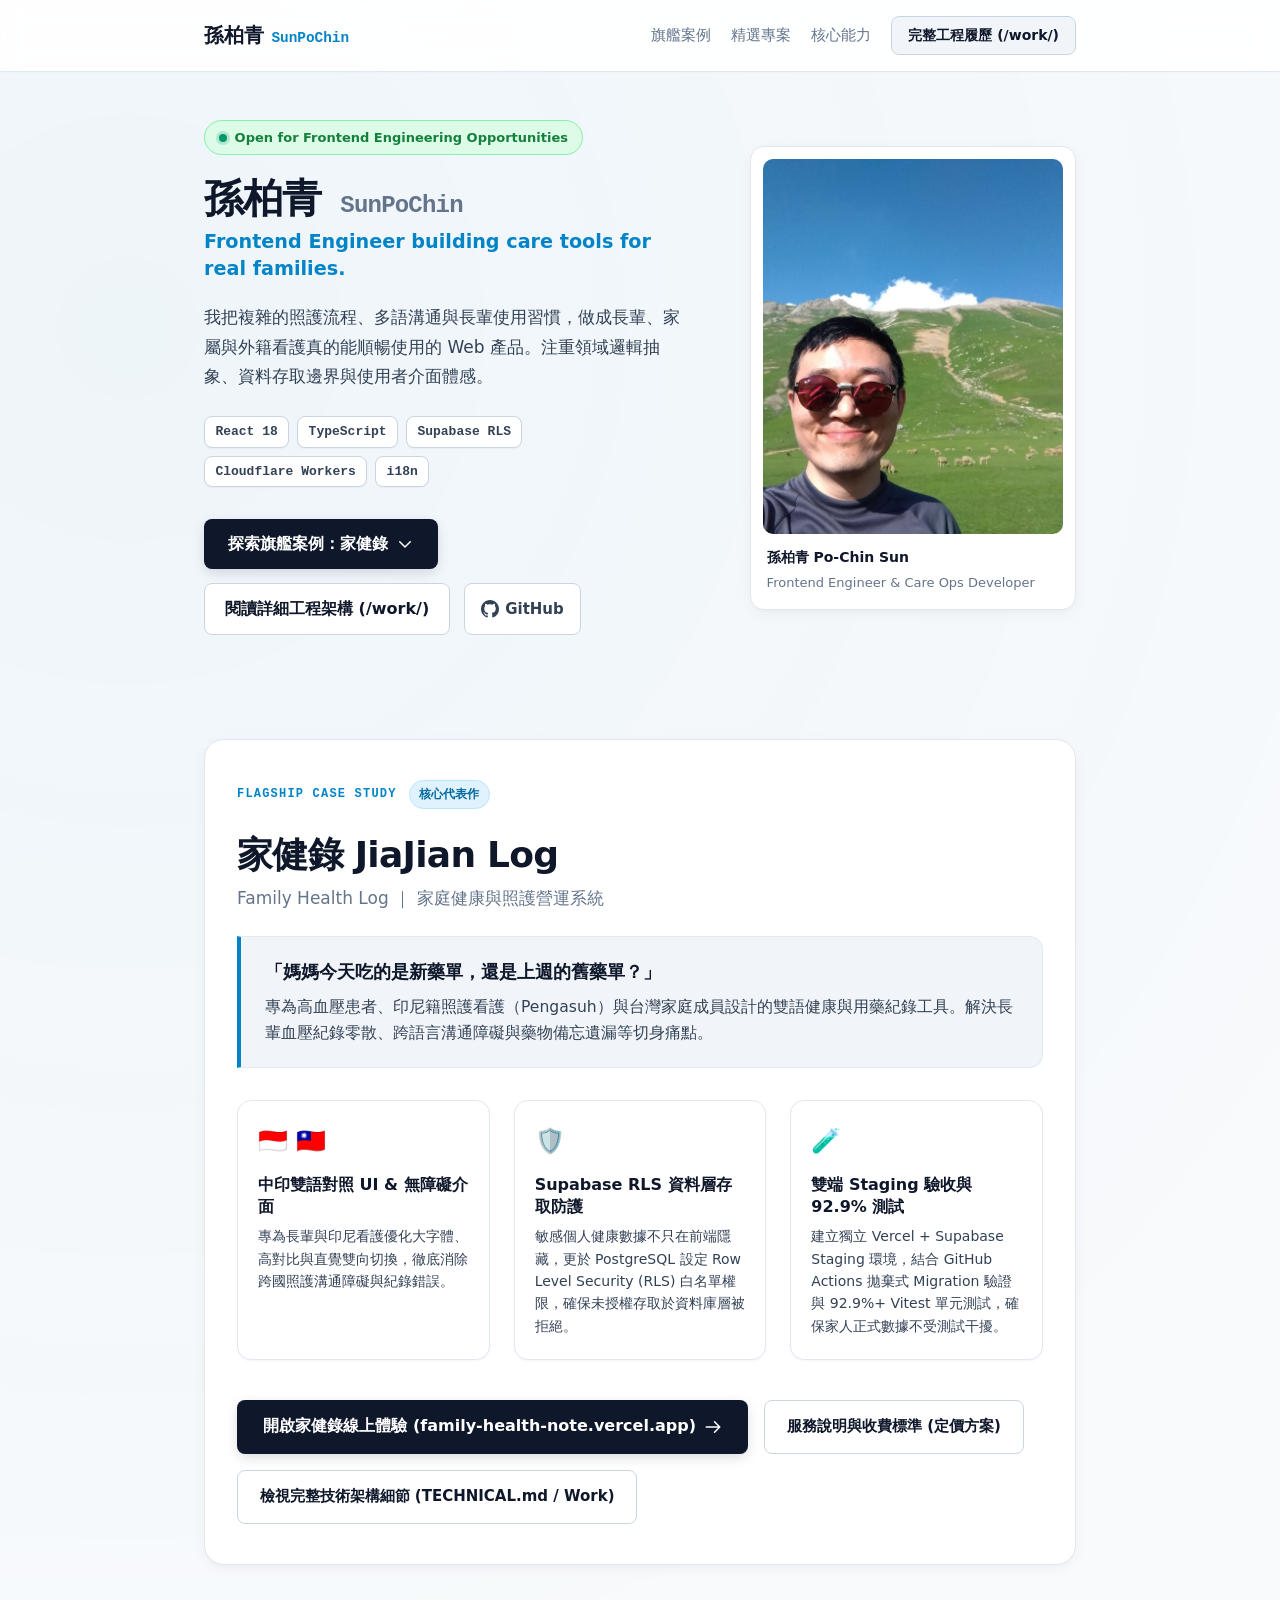
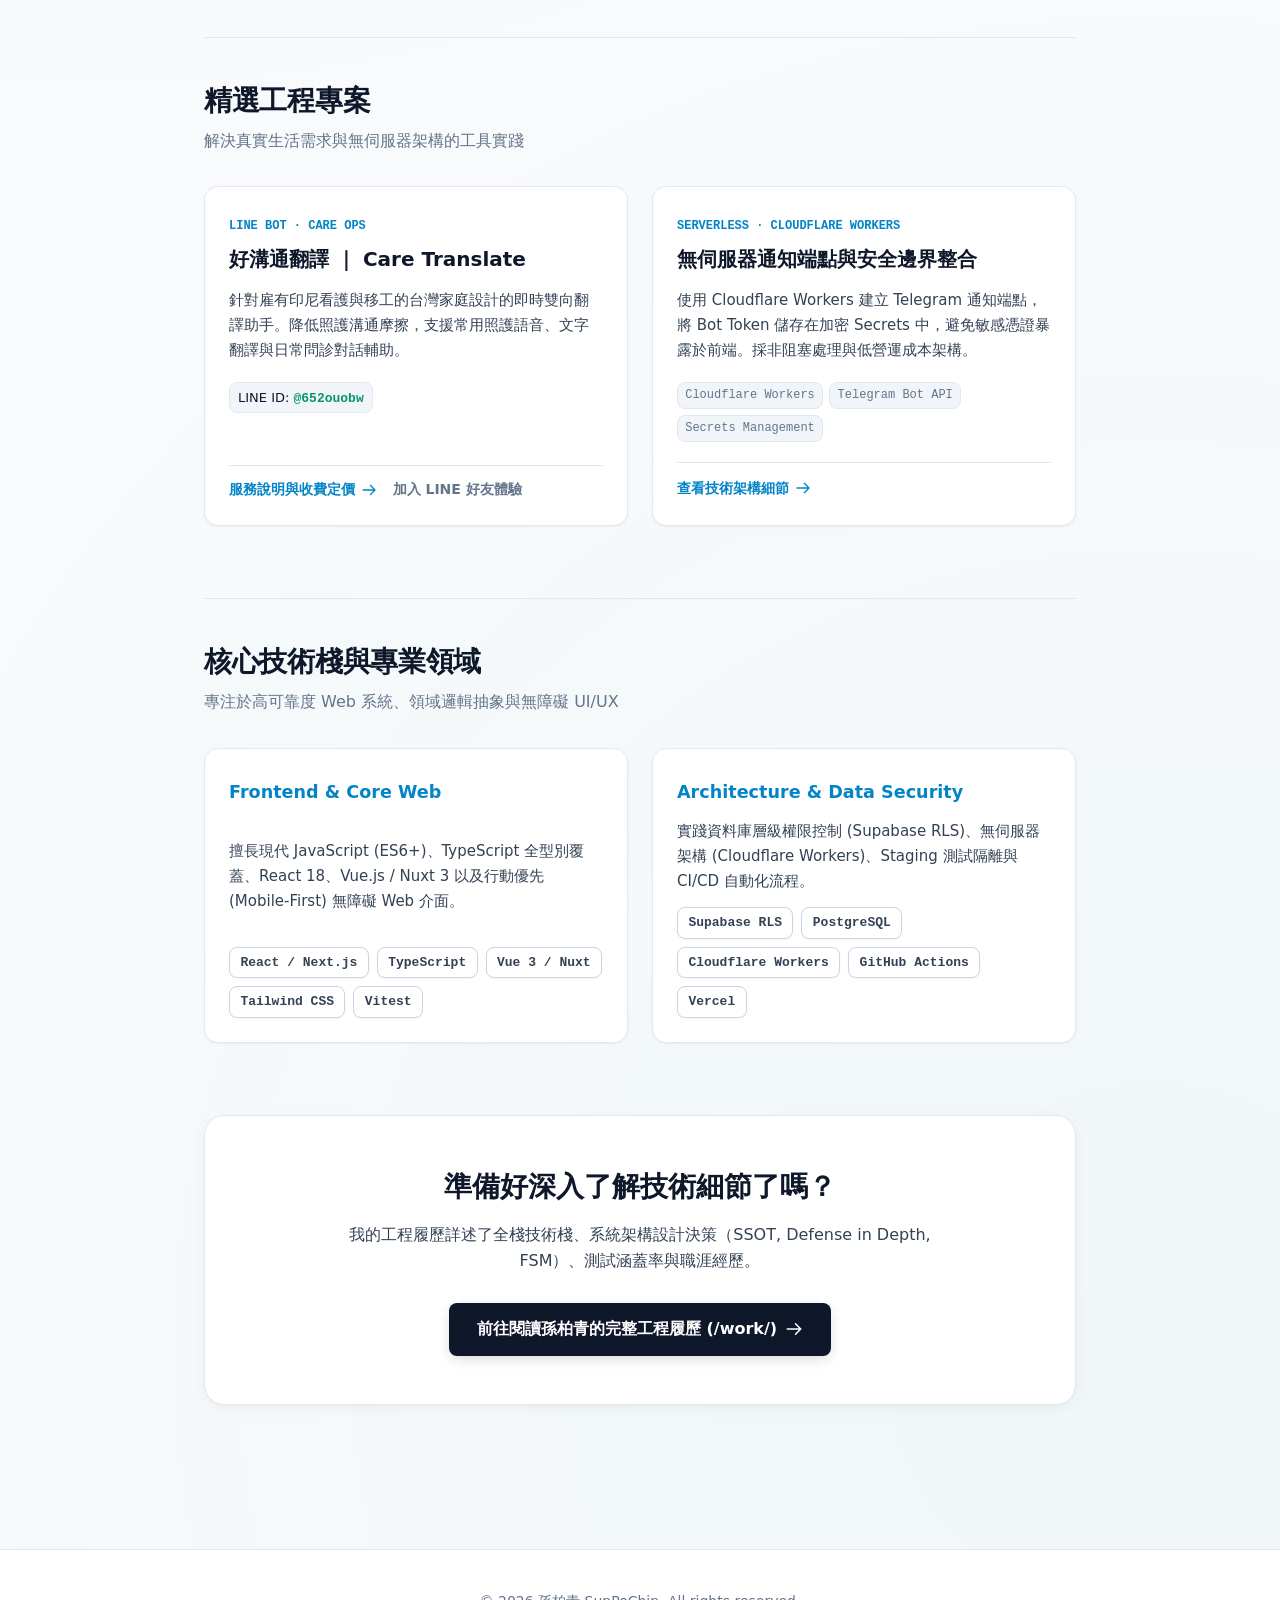
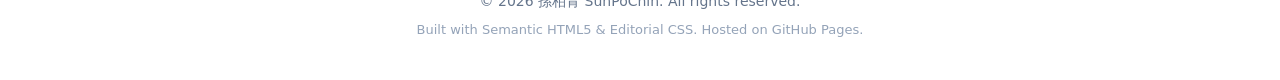
<file: index.html>
<!--
  Hallmark pre-emit critique stamp:
  /* Hallmark · pre-emit critique: P5 H5 E5 S5 R5 V5 · genre: editorial · macrostructure: Personal Engineering Portfolio · theme: Editorial Warm */
  
  檔案用途：孫柏青 (SunPoChin) 個人前端工程作品集與數位門牌首頁
  設計定位：依使用者最新指示，將首頁 100% 聚焦於前端工程師專業定位與作品展示，完全移除非技術性下班休閒（LIFE & MUSIC / 程式碼之外）區塊，改將其整合至獨立的 /life/ 頁面。
  照片配置：
  - 工作/工程師個人區塊：搭配在野外的照片 (assets/images/sunpochin-outdoor.jpg) 展現真實自信的工程師特質。
-->
<!DOCTYPE html>
<html lang="zh-TW">
<head>
  <meta charset="UTF-8">
  <meta name="viewport" content="width=device-width, initial-scale=1.0">
  
  <!-- SEO 與個人品牌 Meta 設定 -->
  <title>孫柏青 (SunPoChin) | 前端工程師與家健錄開發者</title>
  <meta name="description" content="孫柏青 (SunPoChin) 的前端工程作品集。專注於家庭照護 Web 產品「家健錄 JiaJian Log」、台印雙語介面與可靠的 Web 系統架構。">
  <meta name="keywords" content="孫柏青, SunPoChin, 前端工程師, Frontend Engineer, 家健錄, JiaJian Log, Family Health Log, Care Ops, React, TypeScript, Supabase">
  <meta name="author" content="孫柏青 SunPoChin">
  
  <!-- Open Graph 社群分享卡片 -->
  <meta property="og:type" content="website">
  <meta property="og:url" content="https://sunpochin.github.io/">
  <meta property="og:title" content="孫柏青 (SunPoChin) | 前端工程師與家健錄開發者">
  <meta property="og:description" content="專注於真實家庭照護的前端工程師。旗艦作品：家健錄 JiaJian Log — 為家人與印尼看護打造的雙語健康紀錄工具。">
  <meta property="og:image" content="https://sunpochin.github.io/assets/images/sunpochin-outdoor.jpg">
  
  <!-- 向量 SVG 門牌圖示 -->
  <link rel="icon" type="image/svg+xml" href="favicon.svg">
  
  <!-- 樣式表引入 -->
  <link rel="stylesheet" href="styles.css">
</head>
<body>

  <!-- 全站導覽列 Navigation Bar -->
  <header class="site-header">
    <div class="container">
      <nav class="nav-bar" aria-label="主要導覽">
        <a href="./" class="brand-link">
          <span class="brand-name">孫柏青</span>
          <span class="brand-title">SunPoChin</span>
        </a>
        <div class="nav-links">
          <a href="#flagship" class="nav-link">旗艦案例</a>
          <a href="#projects" class="nav-link">精選專案</a>
          <a href="#skills" class="nav-link">核心能力</a>
          <a href="./work/" class="nav-btn">完整工程履歷 (/work/)</a>
        </div>
      </nav>
    </div>
  </header>

  <main class="main-content">
    <div class="container">

      <!-- 
        1. HERO 區塊：開門見山建立個人工程師定位與真實人像
        說明「為什麼這樣做」：避免傳統 AI 樣板網站的抽象幾何圖形，使用野外照片展現真實、自信且具溫度的個人技術形象。
      -->
      <section class="hero-section" aria-label="工程師簡介">
        <div class="hero-grid">
          <div class="hero-text-content">
            <div class="status-badge">
              <span class="status-dot"></span>
              <span>Open for Frontend Engineering Opportunities</span>
            </div>
            
            <h1 class="hero-heading">
              孫柏青 <span class="hero-name-en">SunPoChin</span>
            </h1>
            <p class="hero-role-title">Frontend Engineer building care tools for real families.</p>
            
            <p class="hero-bio">
              我把複雜的照護流程、多語溝通與長輩使用習慣，做成長輩、家屬與外籍看護真的能順暢使用的 Web 產品。注重領域邏輯抽象、資料存取邊界與使用者介面體感。
            </p>
            
            <div class="tech-tags-row">
              <span class="tech-tag">React 18</span>
              <span class="tech-tag">TypeScript</span>
              <span class="tech-tag">Supabase RLS</span>
              <span class="tech-tag">Cloudflare Workers</span>
              <span class="tech-tag">i18n</span>
            </div>

            <div class="hero-actions">
              <a href="#flagship" class="btn-primary">
                <span>探索旗艦案例：家健錄</span>
                <svg xmlns="http://www.w3.org/2000/svg" width="18" height="18" fill="none" viewBox="0 0 24 24" stroke="currentColor">
                  <path stroke-linecap="round" stroke-linejoin="round" stroke-width="2" d="M19 9l-7 7-7-7" />
                </svg>
              </a>
              <a href="./work/" class="btn-secondary">
                <span>閱讀詳細工程架構 (/work/)</span>
              </a>
              <a href="https://github.com/sunpochin" target="_blank" rel="noopener noreferrer" class="btn-outline">
                <svg xmlns="http://www.w3.org/2000/svg" width="18" height="18" fill="currentColor" viewBox="0 0 24 24">
                  <path d="M12 0C5.37 0 0 5.37 0 12c0 5.31 3.435 9.795 8.205 11.385.6.105.825-.255.825-.57 0-.285-.015-1.23-.015-2.235-3.015.555-3.795-.735-4.035-1.41-.135-.345-.72-1.41-1.23-1.695-.42-.225-1.02-.78-.015-.795.945-.015 1.62.87 1.845 1.23 1.08 1.815 2.805 1.305 3.495.99.105-.78.42-1.305.765-1.605-2.67-.3-5.46-1.335-5.46-5.925 0-1.305.465-2.385 1.23-3.225-.12-.3-.54-1.53.12-3.18 0 0 1.005-.315 3.3 1.23.96-.27 1.98-.405 3-.405s2.04.135 3 .405c2.295-1.56 3.3-1.23 3.3-1.23.66 1.65.24 2.88.12 3.18.765.84 1.23 1.905 1.23 3.225 0 4.605-2.805 5.625-5.475 5.925.435.375.81 1.095.81 2.22 0 1.605-.015 2.895-.015 3.3 0 .315.225.69.825.57A12.02 12.02 0 0024 12c0-6.63-5.37-12-12-12z"/>
                </svg>
                <span>GitHub</span>
              </a>
            </div>
          </div>

          <!-- 工作與個人特質展示照片（野外照片） -->
          <div class="hero-photo-wrapper">
            <figure class="portrait-card">
              <img src="assets/images/sunpochin-outdoor.jpg" alt="孫柏青 - 在高山草原的戶外照片" class="portrait-img">
              <figcaption class="portrait-caption">
                <strong>孫柏青 Po-Chin Sun</strong>
                <span>Frontend Engineer &amp; Care Ops Developer</span>
              </figcaption>
            </figure>
          </div>
        </div>
      </section>

      <!-- 
        2. 旗艦工程案例 區塊：家健錄 JiaJian Log
        說明「為什麼這樣做」：不把家健錄做成簡單的產品連結卡片，而是作為展示軟體工程嚴謹度、真實需求痛點與架構決策的核心旗艦 Case Study。
      -->
      <section id="flagship" class="section-block flagship-section" aria-label="旗艦案例">
        <div class="section-meta">
          <span class="meta-label">FLAGSHIP CASE STUDY</span>
          <span class="meta-badge">核心代表作</span>
        </div>

        <div class="flagship-header-group">
          <h2 class="flagship-title">家健錄 JiaJian Log</h2>
          <p class="flagship-subtitle">Family Health Log ｜ 家庭健康與照護營運系統</p>
        </div>

        <!-- 真實情境痛點與情境引導 -->
        <div class="problem-quote-box">
          <p class="problem-quote">
            「媽媽今天吃的是新藥單，還是上週的舊藥單？」
          </p>
          <p class="problem-explanation">
            專為高血壓患者、印尼籍照護看護（Pengasuh）與台灣家庭成員設計的雙語健康與用藥紀錄工具。解決長輩血壓紀錄零散、跨語言溝通障礙與藥物備忘遺漏等切身痛點。
          </p>
        </div>

        <!-- 三大核心工程亮點 -->
        <div class="highlights-grid">
          <div class="highlight-item">
            <div class="highlight-icon">🇮🇩 🇹🇼</div>
            <h3 class="highlight-title">中印雙語對照 UI &amp; 無障礙介面</h3>
            <p class="highlight-desc">
              專為長輩與印尼看護優化大字體、高對比與直覺雙向切換，徹底消除跨國照護溝通障礙與紀錄錯誤。
            </p>
          </div>

          <div class="highlight-item">
            <div class="highlight-icon">🛡️</div>
            <h3 class="highlight-title">Supabase RLS 資料層存取防護</h3>
            <p class="highlight-desc">
              敏感個人健康數據不只在前端隱藏，更於 PostgreSQL 設定 Row Level Security (RLS) 白名單權限，確保未授權存取於資料庫層被拒絕。
            </p>
          </div>

          <div class="highlight-item">
            <div class="highlight-icon">🧪</div>
            <h3 class="highlight-title">雙端 Staging 驗收與 92.9% 測試</h3>
            <p class="highlight-desc">
              建立獨立 Vercel + Supabase Staging 環境，結合 GitHub Actions 拋棄式 Migration 驗證與 92.9%+ Vitest 單元測試，確保家人正式數據不受測試干擾。
            </p>
          </div>
        </div>

        <!-- 旗艦案例行動連結：更新為 family-health-note.vercel.app 官方線上服務體驗連結，確保全站網域一致 -->
        <div class="flagship-actions">
          <a href="https://family-health-note.vercel.app/" target="_blank" rel="noopener noreferrer" class="btn-flagship-primary">
            <span>開啟家健錄線上體驗 (family-health-note.vercel.app)</span>
            <svg xmlns="http://www.w3.org/2000/svg" width="18" height="18" fill="none" viewBox="0 0 24 24" stroke="currentColor">
              <path stroke-linecap="round" stroke-linejoin="round" stroke-width="2" d="M14 5l7 7m0 0l-7 7m7-7H3" />
            </svg>
          </a>
          <a href="./family-health-note/" class="btn-flagship-secondary">
            <span>服務說明與收費標準 (定價方案)</span>
          </a>
          <a href="./work/" class="btn-flagship-secondary">
            <span>檢視完整技術架構細節 (TECHNICAL.md / Work)</span>
          </a>
        </div>
      </section>

      <!-- 
        3. 其他精選工程作品 區塊
        說明「為什麼這樣做」：展現除了家健錄之外，在照護工具、無伺服器整合與自動化筆記方面的工程實踐。
      -->
      <section id="projects" class="section-block" aria-label="其他工程專案">
        <div class="section-header">
          <h2 class="section-heading">精選工程專案</h2>
          <p class="section-subheading">解決真實生活需求與無伺服器架構的工具實踐</p>
        </div>

        <div class="projects-grid">
          
          <!-- 專案 1: 好溝通翻譯 Care Translate LINE Bot -->
          <article class="project-card">
            <div class="project-header">
              <span class="project-type">LINE Bot · Care Ops</span>
              <h3 class="project-title">好溝通翻譯 ｜ Care Translate</h3>
            </div>
            <p class="project-summary">
              針對雇有印尼看護與移工的台灣家庭設計的即時雙向翻譯助手。降低照護溝通摩擦，支援常用照護語音、文字翻譯與日常問診對話輔助。
            </p>
            <div class="project-meta-box">
              <span class="line-id-tag">LINE ID: <code>@652ouobw</code></span>
            </div>
            <!-- 
              提供公開商品與定價說明頁 (/care-translate/) 連結，
              滿足藍新金流特店審核對前台公開展示與服務價格說明的檢核需求。
            -->
            <div class="project-link-row" style="display: flex; gap: 1rem; flex-wrap: wrap;">
              <a href="./care-translate/" class="link-arrow">
                <span>服務說明與收費定價</span>
                <svg xmlns="http://www.w3.org/2000/svg" width="16" height="16" fill="none" viewBox="0 0 24 24" stroke="currentColor">
                  <path stroke-linecap="round" stroke-linejoin="round" stroke-width="2" d="M14 5l7 7m0 0l-7 7m7-7H3" />
                </svg>
              </a>
              <a href="https://line.me/R/ti/p/@652ouobw" target="_blank" rel="noopener noreferrer" class="link-arrow" style="color: var(--text-muted);">
                <span>加入 LINE 好友體驗</span>
              </a>
            </div>
          </article>

          <!-- 專案 2: Cloudflare Workers & 無伺服器通知整合 -->
          <article class="project-card">
            <div class="project-header">
              <span class="project-type">Serverless · Cloudflare Workers</span>
              <h3 class="project-title">無伺服器通知端點與安全邊界整合</h3>
            </div>
            <p class="project-summary">
              使用 Cloudflare Workers 建立 Telegram 通知端點，將 Bot Token 儲存在加密 Secrets 中，避免敏感憑證暴露於前端。採非阻塞處理與低營運成本架構。
            </p>
            <div class="project-meta-box">
              <span class="tech-pill">Cloudflare Workers</span>
              <span class="tech-pill">Telegram Bot API</span>
              <span class="tech-pill">Secrets Management</span>
            </div>
            <div class="project-link-row">
              <a href="./work/" class="link-arrow">
                <span>查看技術架構細節</span>
                <svg xmlns="http://www.w3.org/2000/svg" width="16" height="16" fill="none" viewBox="0 0 24 24" stroke="currentColor">
                  <path stroke-linecap="round" stroke-linejoin="round" stroke-width="2" d="M14 5l7 7m0 0l-7 7m7-7H3" />
                </svg>
              </a>
            </div>
          </article>

        </div>
      </section>

      <!-- 
        4. 核心技術棧與專業能力 區塊 (Core Competencies)
        說明「為什麼這樣做」：幫助面試官與獵頭快速評估孫柏青的前端與系統架構綜合能力。
      -->
      <section id="skills" class="section-block" aria-label="核心技術棧">
        <div class="section-header">
          <h2 class="section-heading">核心技術棧與專業領域</h2>
          <p class="section-subheading">專注於高可靠度 Web 系統、領域邏輯抽象與無障礙 UI/UX</p>
        </div>

        <div class="projects-grid">
          
          <div class="project-card">
            <h3 class="project-title" style="font-size: 1.1rem; color: var(--accent-primary);">Frontend &amp; Core Web</h3>
            <p class="project-summary" style="margin-bottom: 0.85rem;">
              擅長現代 JavaScript (ES6+)、TypeScript 全型別覆蓋、React 18、Vue.js / Nuxt 3 以及行動優先 (Mobile-First) 無障礙 Web 介面。
            </p>
            <div class="tech-tags-row" style="margin-bottom: 0;">
              <span class="tech-tag">React / Next.js</span>
              <span class="tech-tag">TypeScript</span>
              <span class="tech-tag">Vue 3 / Nuxt</span>
              <span class="tech-tag">Tailwind CSS</span>
              <span class="tech-tag">Vitest</span>
            </div>
          </div>

          <div class="project-card">
            <h3 class="project-title" style="font-size: 1.1rem; color: var(--accent-primary);">Architecture &amp; Data Security</h3>
            <p class="project-summary" style="margin-bottom: 0.85rem;">
              實踐資料庫層級權限控制 (Supabase RLS)、無伺服器架構 (Cloudflare Workers)、Staging 測試隔離與 CI/CD 自動化流程。
            </p>
            <div class="tech-tags-row" style="margin-bottom: 0;">
              <span class="tech-tag">Supabase RLS</span>
              <span class="tech-tag">PostgreSQL</span>
              <span class="tech-tag">Cloudflare Workers</span>
              <span class="tech-tag">GitHub Actions</span>
              <span class="tech-tag">Vercel</span>
            </div>
          </div>

        </div>
      </section>

      <!-- 
        5. 工程履歷區塊引導 Callout Block
      -->
      <section class="resume-callout-block">
        <div class="callout-inner">
          <h2 class="callout-title">準備好深入了解技術細節了嗎？</h2>
          <p class="callout-desc">
            我的工程履歷詳述了全棧技術棧、系統架構設計決策（SSOT, Defense in Depth, FSM）、測試涵蓋率與職涯經歷。
          </p>
          <a href="./work/" class="btn-callout">
            <span>前往閱讀孫柏青的完整工程履歷 (/work/)</span>
            <svg xmlns="http://www.w3.org/2000/svg" width="18" height="18" fill="none" viewBox="0 0 24 24" stroke="currentColor">
              <path stroke-linecap="round" stroke-linejoin="round" stroke-width="2" d="M14 5l7 7m0 0l-7 7m7-7H3" />
            </svg>
          </a>
        </div>
      </section>

    </div>
  </main>

  <!-- 頁尾 Footer -->
  <footer class="site-footer">
    <div class="container">
      <div class="footer-content">
        <p>&copy; <span id="year">2026</span> 孫柏青 SunPoChin. All rights reserved.</p>
        <p class="footer-subtext">
          Built with Semantic HTML5 &amp; Editorial CSS. Hosted on GitHub Pages.
        </p>
      </div>
    </div>
  </footer>

  <!-- 原生 Vanilla JS 動態年份更新 -->
  <script>
    document.addEventListener('DOMContentLoaded', () => {
      const yearEl = document.getElementById('year');
      if (yearEl) yearEl.textContent = new Date().getFullYear();
    });
  </script>
</body>
</html>
</file>
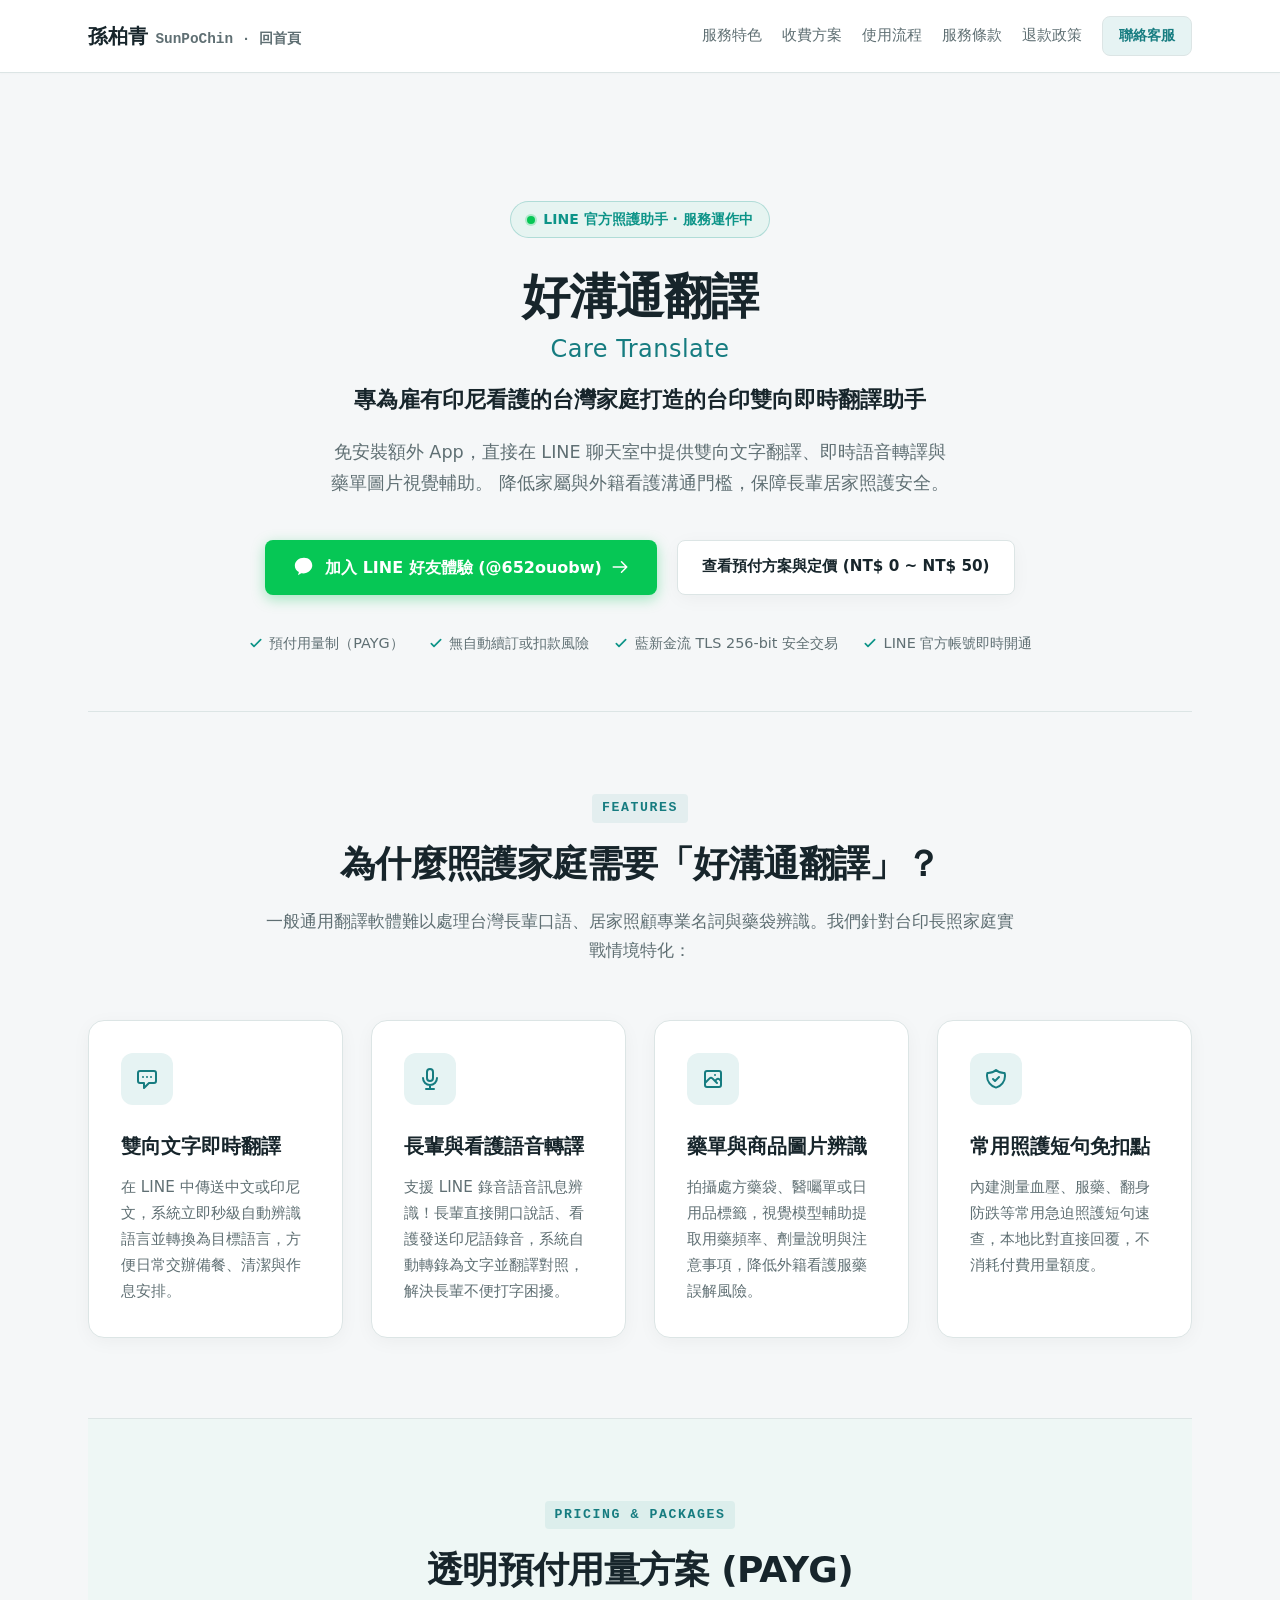
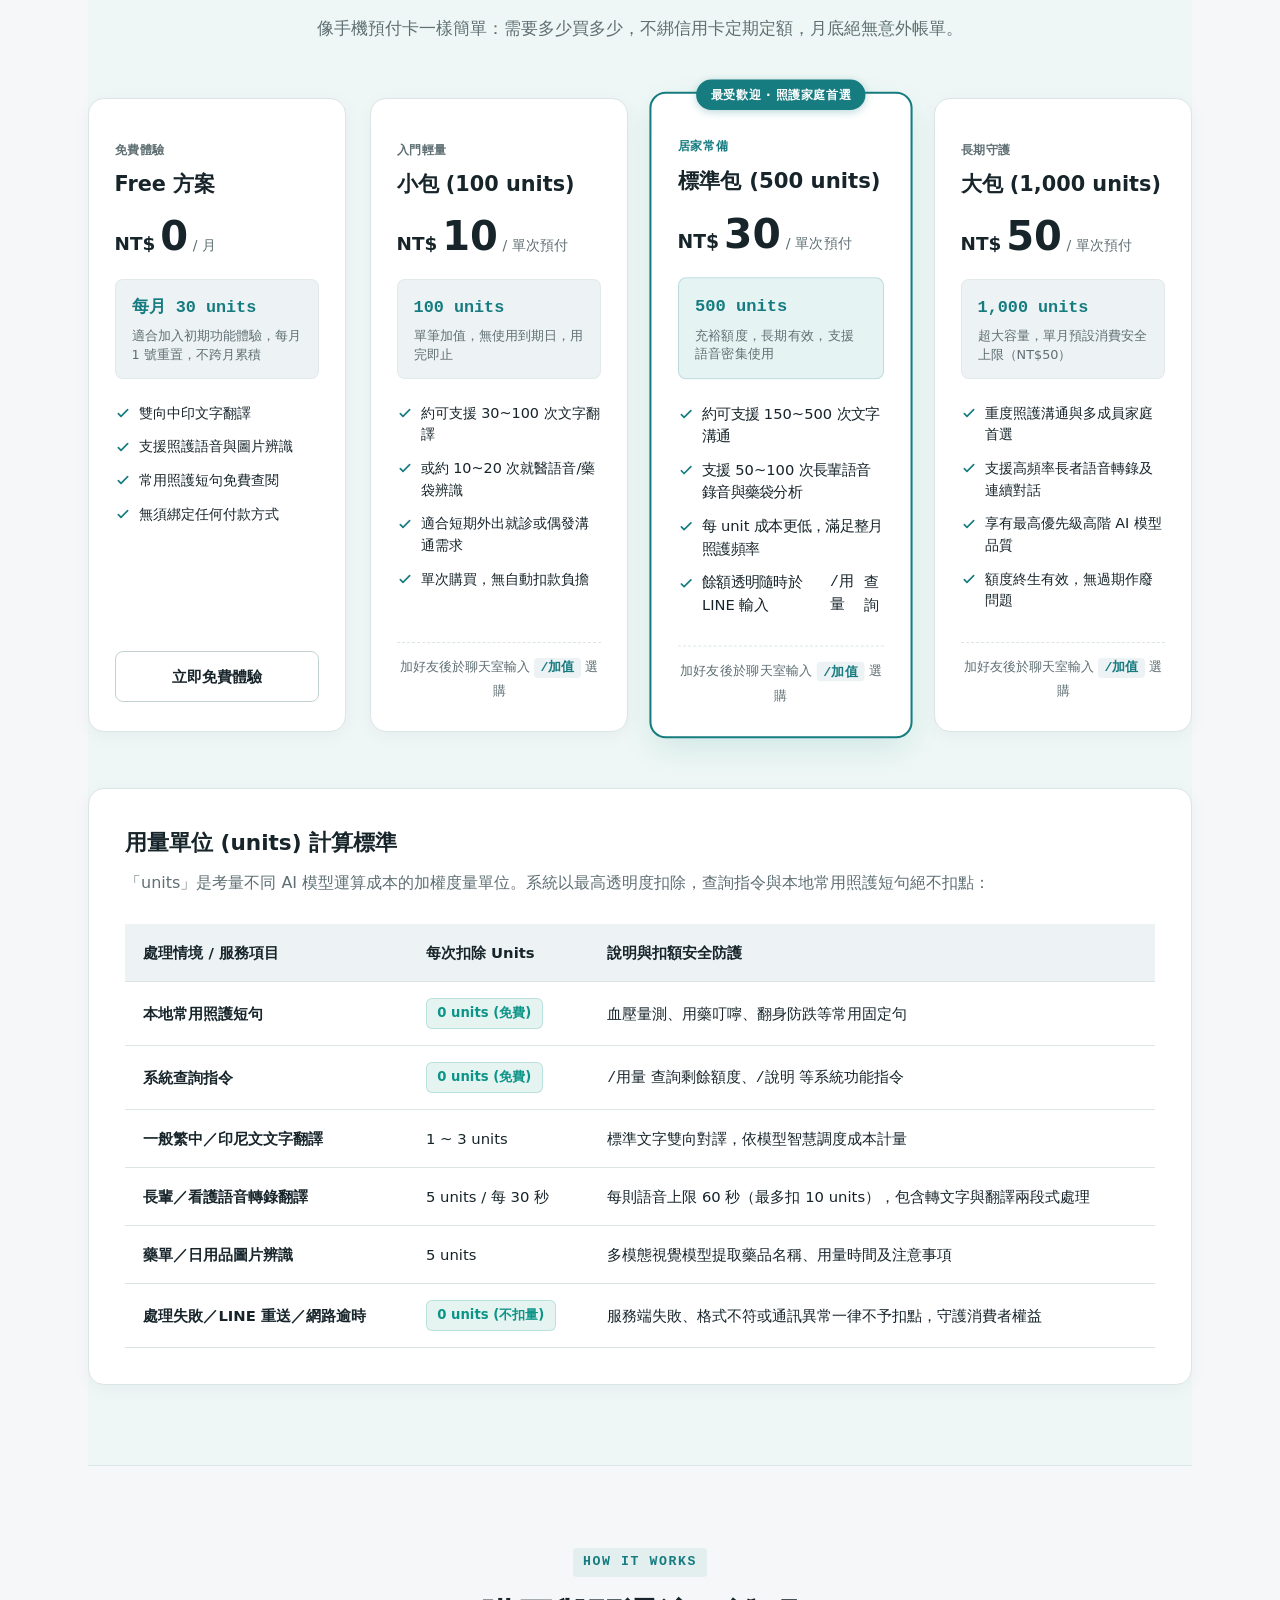
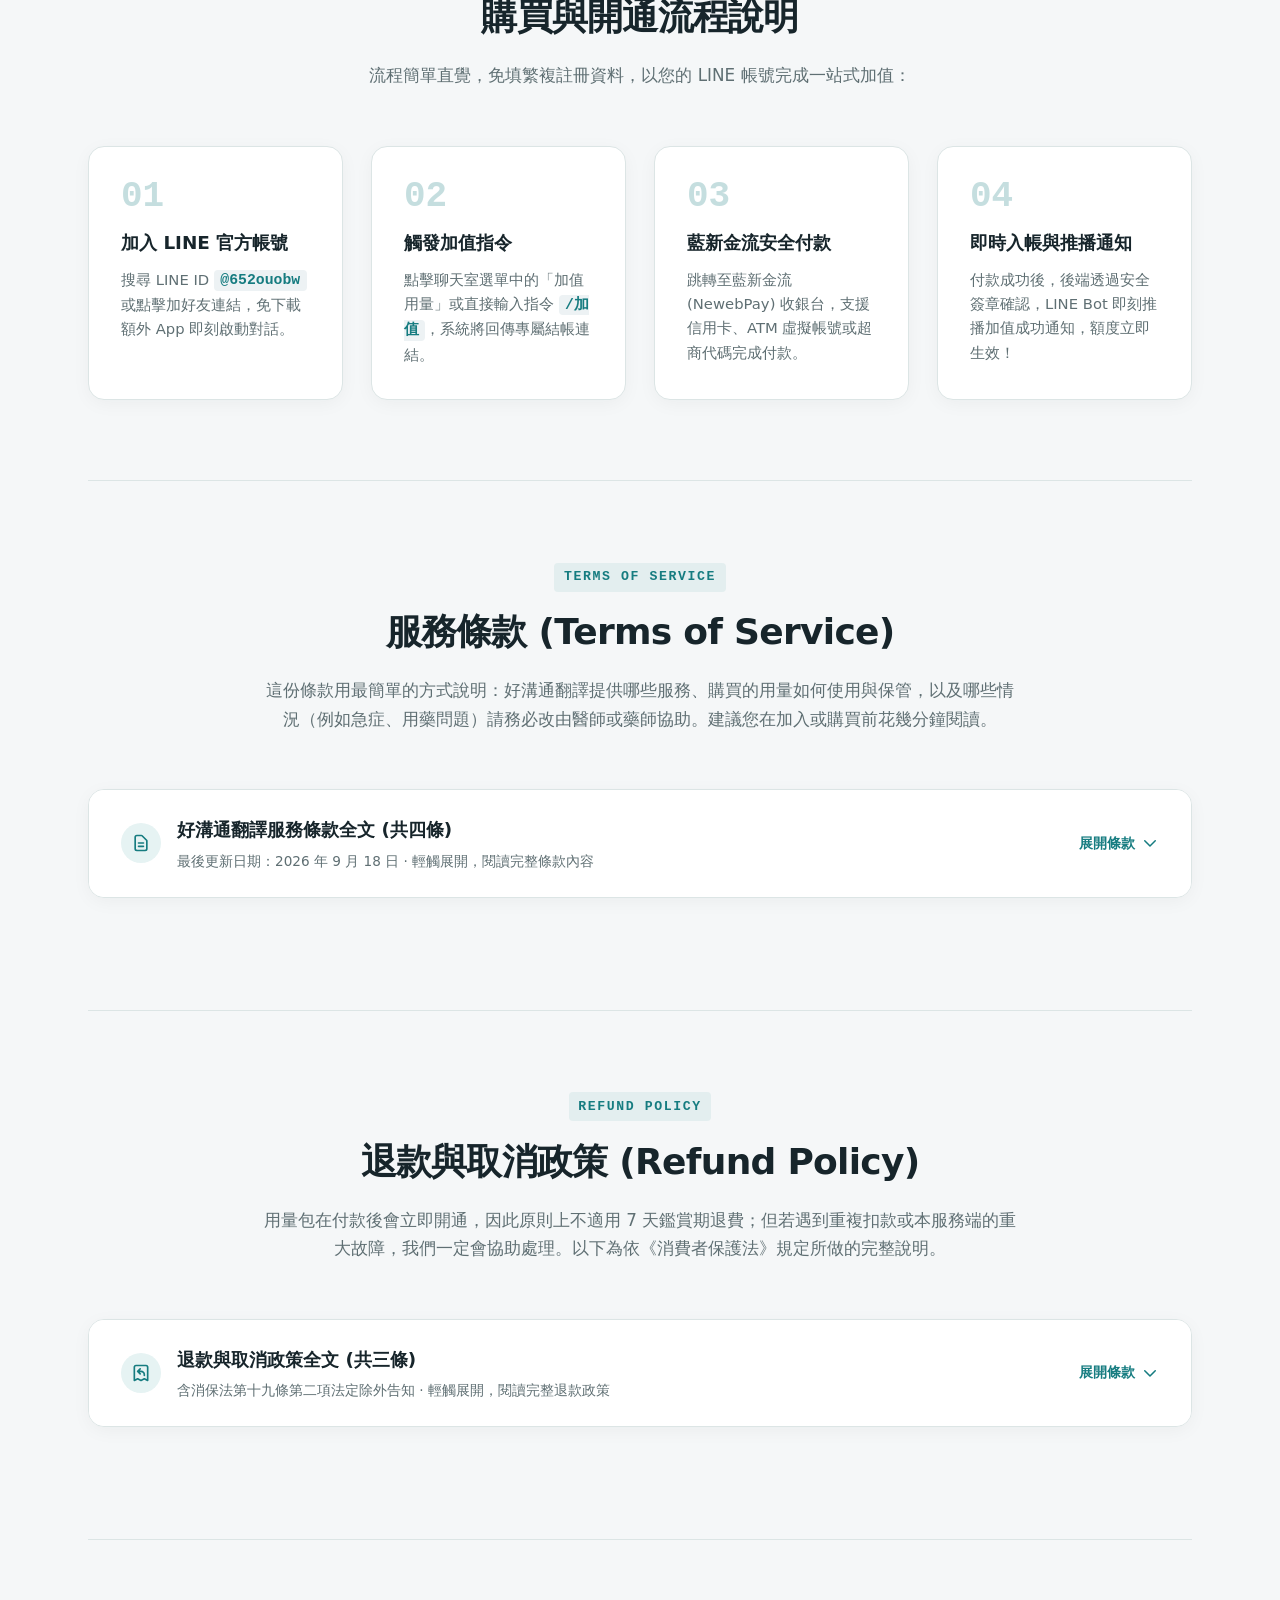
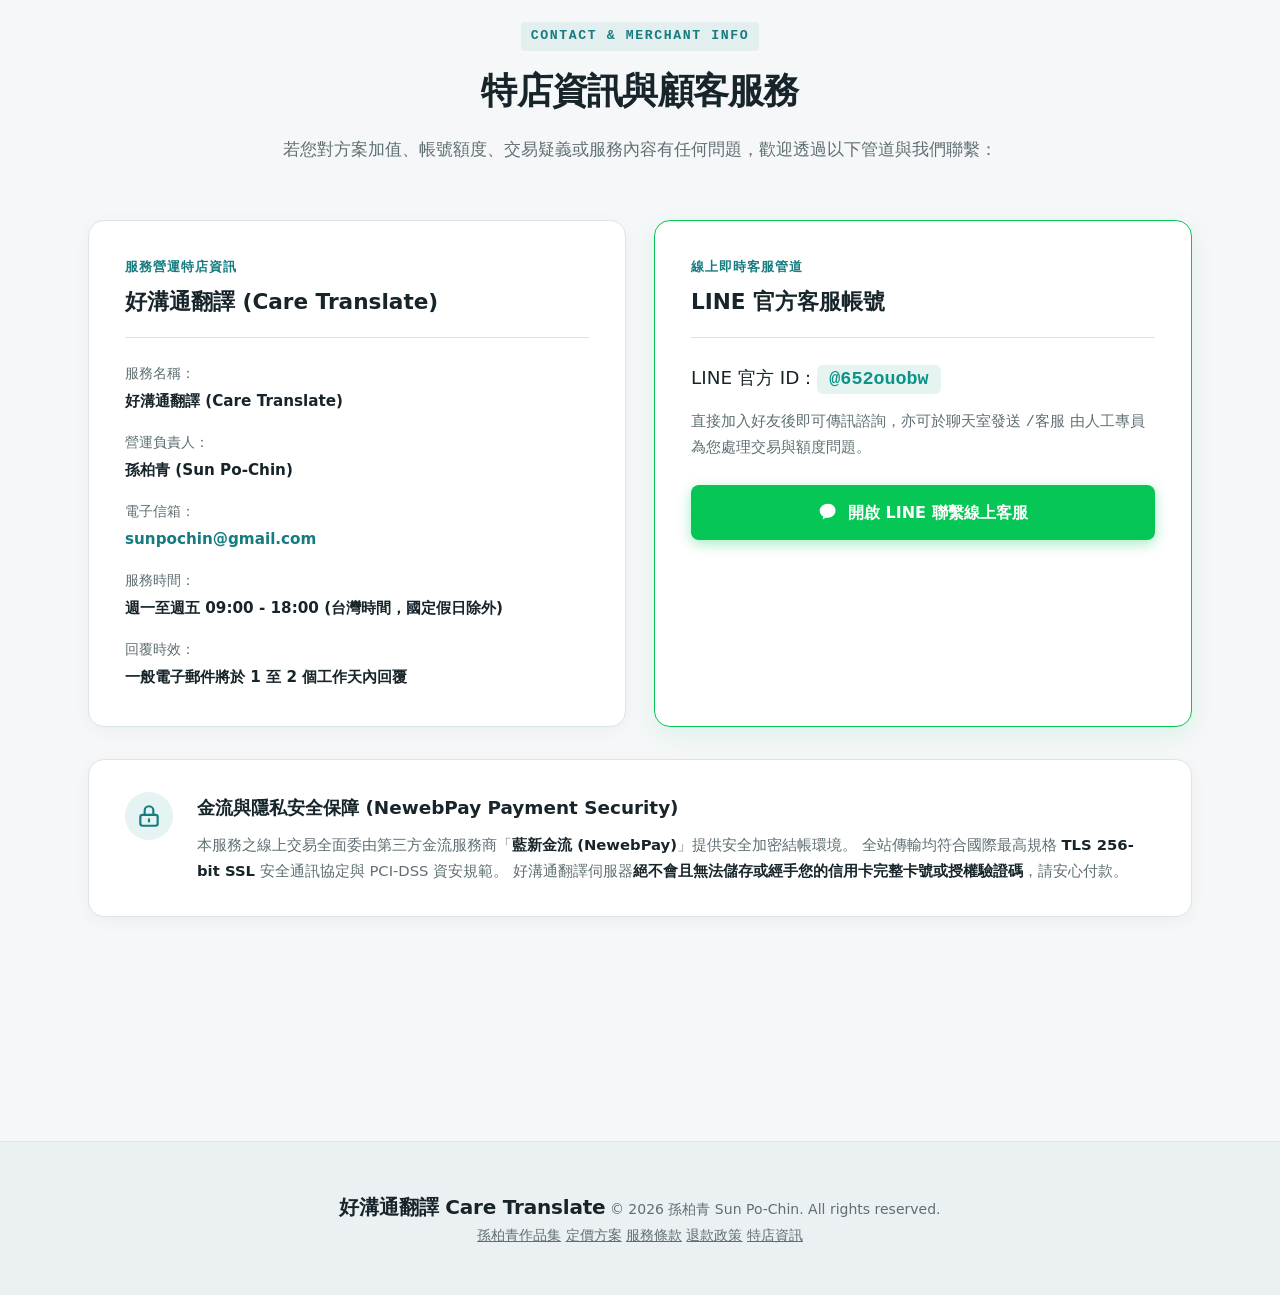
<file: care-translate/index.html>
<!--
  檔案用途：好溝通翻譯 (Care Translate) 官方服務介紹、定價方案與特店審核專頁
  設計定位：提供藍新金流 (NewebPay) 特店審核人員及終端使用者查閱完整的服務說明、PAYG 預付定價、服務條款、退款政策與客服聯繫資訊。
  遵循規範：Prime Directive (繁體中文註解說明決策)、ui-ux-pro-max 照護信任淡色設計系統 (Caregiving Trust Palette)。
-->
<!DOCTYPE html>
<html lang="zh-TW">
<head>
  <meta charset="UTF-8">
  <meta name="viewport" content="width=device-width, initial-scale=1.0">
  
  <title>好溝通翻譯 (Care Translate) | 台印雙向即時翻譯 LINE 助手與收費方案</title>
  <meta name="description" content="好溝通翻譯 (Care Translate) 專為台灣照護家庭與印尼看護打造的 LINE 即時雙向翻譯助手。提供透明預付用量方案、服務條款、退款政策與藍新金流安全結帳說明。">
  <meta name="keywords" content="好溝通翻譯, Care Translate, 印尼文翻譯, 看護翻譯, LINE Bot, 照護溝通, 藍新金流, 預付用量包">
  <meta name="author" content="孫柏青 Sun Po-Chin">
  
  <!-- Open Graph 社群卡片 -->
  <meta property="og:type" content="website">
  <meta property="og:url" content="https://sunpochin.github.io/care-translate/">
  <meta property="og:title" content="好溝通翻譯 (Care Translate) | 官方服務說明與收費定價">
  <meta property="og:description" content="台印雙向即時翻譯 LINE 助手，支援長輩語音、文字翻譯與藥單辨識。透明預付方案，無自動扣款負擔。">
  
  <link rel="icon" type="image/svg+xml" href="../favicon.svg">
  <link rel="stylesheet" href="../styles.css">
  <link rel="stylesheet" href="styles.css">
</head>
<body>

  <!-- 頂部導覽列：提供清楚的路徑回溯與頁面核心章節錨點 -->
  <header class="site-header">
    <div class="container">
      <nav class="nav-bar" aria-label="主要導覽">
        <a href="../" class="brand-link">
          <span class="brand-name">孫柏青</span>
          <span class="brand-title">SunPoChin · 回首頁</span>
        </a>
        <div class="nav-links">
          <a href="#features" class="nav-link">服務特色</a>
          <a href="#pricing" class="nav-link">收費方案</a>
          <a href="#workflow" class="nav-link">使用流程</a>
          <a href="#terms" class="nav-link">服務條款</a>
          <a href="#refund" class="nav-link">退款政策</a>
          <a href="#contact" class="nav-btn">聯絡客服</a>
        </div>
      </nav>
    </div>
  </header>

  <main class="main-content">
    <div class="container">

      <!-- 
        Hero 區塊：開門見山向審核員與使用者揭示「這是一套 LINE 即時雙向翻譯服務」
        說明：明確標示官方 LINE ID 與直接加好友連結，符合金流審查對「服務可驗證性」的檢驗要求。
      -->
      <section class="care-hero-section" aria-label="好溝通翻譯服務總覽">
        <div class="care-hero-badge">
          <span class="status-dot"></span>
          <span>LINE 官方照護助手 · 服務運作中</span>
        </div>

        <h1 class="care-hero-title">
          好溝通翻譯 <span class="care-title-en">Care Translate</span>
        </h1>
        <p class="care-hero-tagline">
          專為雇有印尼看護的台灣家庭打造的台印雙向即時翻譯助手
        </p>
        <p class="care-hero-description">
          免安裝額外 App，直接在 LINE 聊天室中提供雙向文字翻譯、即時語音轉譯與藥單圖片視覺輔助。
          降低家屬與外籍看護溝通門檻，保障長輩居家照護安全。
        </p>

        <div class="care-hero-cta-box">
          <a href="https://line.me/R/ti/p/@652ouobw" target="_blank" rel="noopener noreferrer" class="btn-line-cta">
            <svg width="22" height="22" viewBox="0 0 24 24" fill="currentColor" aria-hidden="true">
              <path d="M12 2C6.48 2 2 5.82 2 10.53c0 2.93 1.76 5.51 4.43 7.03-.19.7-.7 2.53-.8 2.91-.12.47.17.46.36.34.15-.1 2.05-1.39 2.87-1.95.7.1 1.42.15 2.14.15 5.52 0 10-3.82 10-8.53S17.52 2 12 2z"/>
            </svg>
            <span>加入 LINE 好友體驗 (@652ouobw)</span>
            <svg xmlns="http://www.w3.org/2000/svg" width="18" height="18" fill="none" viewBox="0 0 24 24" stroke="currentColor" aria-hidden="true">
              <path stroke-linecap="round" stroke-linejoin="round" stroke-width="2" d="M14 5l7 7m0 0l-7 7m7-7H3" />
            </svg>
          </a>
          <a href="#pricing" class="btn-hero-secondary">
            <span>查看預付方案與定價 (NT$ 0 ~ NT$ 50)</span>
          </a>
        </div>

        <div class="care-trust-pills">
          <span class="trust-pill">
            <svg width="16" height="16" fill="none" viewBox="0 0 24 24" stroke="currentColor" stroke-width="2.5" aria-hidden="true"><path stroke-linecap="round" stroke-linejoin="round" d="M5 13l4 4L19 7"/></svg>
            預付用量制（PAYG）
          </span>
          <span class="trust-pill">
            <svg width="16" height="16" fill="none" viewBox="0 0 24 24" stroke="currentColor" stroke-width="2.5" aria-hidden="true"><path stroke-linecap="round" stroke-linejoin="round" d="M5 13l4 4L19 7"/></svg>
            無自動續訂或扣款風險
          </span>
          <span class="trust-pill">
            <svg width="16" height="16" fill="none" viewBox="0 0 24 24" stroke="currentColor" stroke-width="2.5" aria-hidden="true"><path stroke-linecap="round" stroke-linejoin="round" d="M5 13l4 4L19 7"/></svg>
            藍新金流 TLS 256-bit 安全交易
          </span>
          <span class="trust-pill">
            <svg width="16" height="16" fill="none" viewBox="0 0 24 24" stroke="currentColor" stroke-width="2.5" aria-hidden="true"><path stroke-linecap="round" stroke-linejoin="round" d="M5 13l4 4L19 7"/></svg>
            LINE 官方帳號即時開通
          </span>
        </div>
      </section>

      <!-- 服務特色介紹：使審核人員具體了解商品交付形式 -->
      <section id="features" class="care-section" aria-label="服務核心功能">
        <div class="section-heading-wrap">
          <span class="section-eyebrow">FEATURES</span>
          <h2 class="section-heading">為什麼照護家庭需要「好溝通翻譯」？</h2>
          <p class="section-subtext">
            一般通用翻譯軟體難以處理台灣長輩口語、居家照顧專業名詞與藥袋辨識。我們針對台印長照家庭實戰情境特化：
          </p>
        </div>

        <div class="feature-cards-grid">
          <div class="feature-card">
            <div class="feature-icon-wrapper">
              <svg xmlns="http://www.w3.org/2000/svg" width="24" height="24" fill="none" viewBox="0 0 24 24" stroke="currentColor" aria-hidden="true">
                <path stroke-linecap="round" stroke-linejoin="round" stroke-width="2" d="M8 10h.01M12 10h.01M16 10h.01M9 16H5a2 2 0 01-2-2V6a2 2 0 012-2h14a2 2 0 012 2v8a2 2 0 01-2 2h-5l-5 5v-5z" />
              </svg>
            </div>
            <h3 class="feature-card-title">雙向文字即時翻譯</h3>
            <p class="feature-card-desc">
              在 LINE 中傳送中文或印尼文，系統立即秒級自動辨識語言並轉換為目標語言，方便日常交辦備餐、清潔與作息安排。
            </p>
          </div>

          <div class="feature-card">
            <div class="feature-icon-wrapper">
              <svg xmlns="http://www.w3.org/2000/svg" width="24" height="24" fill="none" viewBox="0 0 24 24" stroke="currentColor" aria-hidden="true">
                <path stroke-linecap="round" stroke-linejoin="round" stroke-width="2" d="M19 11a7 7 0 01-7 7m0 0a7 7 0 01-7-7m7 7v4m0 0H8m4 0h4m-4-8a3 3 0 003-3V5a3 3 0 10-6 0v6a3 3 0 003 3z" />
              </svg>
            </div>
            <h3 class="feature-card-title">長輩與看護語音轉譯</h3>
            <p class="feature-card-desc">
              支援 LINE 錄音語音訊息辨識！長輩直接開口說話、看護發送印尼語錄音，系統自動轉錄為文字並翻譯對照，解決長輩不便打字困擾。
            </p>
          </div>

          <div class="feature-card">
            <div class="feature-icon-wrapper">
              <svg xmlns="http://www.w3.org/2000/svg" width="24" height="24" fill="none" viewBox="0 0 24 24" stroke="currentColor" aria-hidden="true">
                <path stroke-linecap="round" stroke-linejoin="round" stroke-width="2" d="M4 16l4.586-4.586a2 2 0 012.828 0L16 16m-2-2l1.586-1.586a2 2 0 012.828 0L20 14m-6-6h.01M6 20h12a2 2 0 002-2V6a2 2 0 00-2-2H6a2 2 0 00-2 2v12a2 2 0 002 2z" />
              </svg>
            </div>
            <h3 class="feature-card-title">藥單與商品圖片辨識</h3>
            <p class="feature-card-desc">
              拍攝處方藥袋、醫囑單或日用品標籤，視覺模型輔助提取用藥頻率、劑量說明與注意事項，降低外籍看護服藥誤解風險。
            </p>
          </div>

          <div class="feature-card">
            <div class="feature-icon-wrapper">
              <svg xmlns="http://www.w3.org/2000/svg" width="24" height="24" fill="none" viewBox="0 0 24 24" stroke="currentColor" aria-hidden="true">
                <path stroke-linecap="round" stroke-linejoin="round" stroke-width="2" d="M9 12l2 2 4-4m5.618-4.016A11.955 11.955 0 0112 2.944a11.955 11.955 0 01-8.618 3.04A12.02 12.02 0 003 9c0 5.591 3.824 10.29 9 11.622 5.176-1.332 9-6.03 9-11.622 0-1.042-.133-2.052-.382-3.016z" />
              </svg>
            </div>
            <h3 class="feature-card-title">常用照護短句免扣點</h3>
            <p class="feature-card-desc">
              內建測量血壓、服藥、翻身防跌等常用急迫照護短句速查，本地比對直接回覆，不消耗付費用量額度。
            </p>
          </div>
        </div>
      </section>

      <!-- 
        收費標準與預付方案 (PAYG 定價)：
        說明：依據 docs/product/payg-pricing-mvp.md 確切揭露商品定價與 units 扣除細則。
      -->
      <section id="pricing" class="care-section section-accent-surface" aria-label="收費標準與用量包方案">
        <div class="section-heading-wrap">
          <span class="section-eyebrow">PRICING & PACKAGES</span>
          <h2 class="section-heading">透明預付用量方案 (PAYG)</h2>
          <p class="section-subtext">
            像手機預付卡一樣簡單：需要多少買多少，不綁信用卡定期定額，月底絕無意外帳單。
          </p>
        </div>

        <div class="pricing-grid">
          <!-- Free 試用方案 -->
          <div class="pricing-card">
            <div class="pricing-header">
              <span class="plan-tag">免費體驗</span>
              <h3 class="plan-name">Free 方案</h3>
              <div class="plan-price">
                <span class="currency">NT$</span>
                <span class="amount">0</span>
                <span class="period">/ 月</span>
              </div>
            </div>
            <div class="plan-quota">
              <span class="quota-units">每月 30 units</span>
              <span class="quota-note">適合加入初期功能體驗，每月 1 號重置，不跨月累積</span>
            </div>
            <ul class="plan-features">
              <li>
                <svg width="16" height="16" fill="none" viewBox="0 0 24 24" stroke="currentColor" stroke-width="2.5" aria-hidden="true"><path stroke-linecap="round" stroke-linejoin="round" d="M5 13l4 4L19 7"/></svg>
                雙向中印文字翻譯
              </li>
              <li>
                <svg width="16" height="16" fill="none" viewBox="0 0 24 24" stroke="currentColor" stroke-width="2.5" aria-hidden="true"><path stroke-linecap="round" stroke-linejoin="round" d="M5 13l4 4L19 7"/></svg>
                支援照護語音與圖片辨識
              </li>
              <li>
                <svg width="16" height="16" fill="none" viewBox="0 0 24 24" stroke="currentColor" stroke-width="2.5" aria-hidden="true"><path stroke-linecap="round" stroke-linejoin="round" d="M5 13l4 4L19 7"/></svg>
                常用照護短句免費查閱
              </li>
              <li>
                <svg width="16" height="16" fill="none" viewBox="0 0 24 24" stroke="currentColor" stroke-width="2.5" aria-hidden="true"><path stroke-linecap="round" stroke-linejoin="round" d="M5 13l4 4L19 7"/></svg>
                無須綁定任何付款方式
              </li>
            </ul>
            <a href="https://line.me/R/ti/p/@652ouobw" target="_blank" rel="noopener noreferrer" class="btn-card-outline">
              立即免費體驗
            </a>
          </div>

          <!-- 小包方案 -->
          <div class="pricing-card">
            <div class="pricing-header">
              <span class="plan-tag">入門輕量</span>
              <h3 class="plan-name">小包 (100 units)</h3>
              <div class="plan-price">
                <span class="currency">NT$</span>
                <span class="amount">10</span>
                <span class="period">/ 單次預付</span>
              </div>
            </div>
            <div class="plan-quota">
              <span class="quota-units">100 units</span>
              <span class="quota-note">單筆加值，無使用到期日，用完即止</span>
            </div>
            <ul class="plan-features">
              <li>
                <svg width="16" height="16" fill="none" viewBox="0 0 24 24" stroke="currentColor" stroke-width="2.5" aria-hidden="true"><path stroke-linecap="round" stroke-linejoin="round" d="M5 13l4 4L19 7"/></svg>
                約可支援 30~100 次文字翻譯
              </li>
              <li>
                <svg width="16" height="16" fill="none" viewBox="0 0 24 24" stroke="currentColor" stroke-width="2.5" aria-hidden="true"><path stroke-linecap="round" stroke-linejoin="round" d="M5 13l4 4L19 7"/></svg>
                或約 10~20 次就醫語音/藥袋辨識
              </li>
              <li>
                <svg width="16" height="16" fill="none" viewBox="0 0 24 24" stroke="currentColor" stroke-width="2.5" aria-hidden="true"><path stroke-linecap="round" stroke-linejoin="round" d="M5 13l4 4L19 7"/></svg>
                適合短期外出就診或偶發溝通需求
              </li>
              <li>
                <svg width="16" height="16" fill="none" viewBox="0 0 24 24" stroke="currentColor" stroke-width="2.5" aria-hidden="true"><path stroke-linecap="round" stroke-linejoin="round" d="M5 13l4 4L19 7"/></svg>
                單次購買，無自動扣款負擔
              </li>
            </ul>
            <div class="card-action-note">加好友後於聊天室輸入 <code>/加值</code> 選購</div>
          </div>

          <!-- 標準包 (熱門推薦) -->
          <div class="pricing-card highlighted">
            <div class="highlight-badge">最受歡迎 · 照護家庭首選</div>
            <div class="pricing-header">
              <span class="plan-tag tag-primary">居家常備</span>
              <h3 class="plan-name">標準包 (500 units)</h3>
              <div class="plan-price">
                <span class="currency">NT$</span>
                <span class="amount">30</span>
                <span class="period">/ 單次預付</span>
              </div>
            </div>
            <div class="plan-quota">
              <span class="quota-units">500 units</span>
              <span class="quota-note">充裕額度，長期有效，支援語音密集使用</span>
            </div>
            <ul class="plan-features">
              <li>
                <svg width="16" height="16" fill="none" viewBox="0 0 24 24" stroke="currentColor" stroke-width="2.5" aria-hidden="true"><path stroke-linecap="round" stroke-linejoin="round" d="M5 13l4 4L19 7"/></svg>
                約可支援 150~500 次文字溝通
              </li>
              <li>
                <svg width="16" height="16" fill="none" viewBox="0 0 24 24" stroke="currentColor" stroke-width="2.5" aria-hidden="true"><path stroke-linecap="round" stroke-linejoin="round" d="M5 13l4 4L19 7"/></svg>
                支援 50~100 次長輩語音錄音與藥袋分析
              </li>
              <li>
                <svg width="16" height="16" fill="none" viewBox="0 0 24 24" stroke="currentColor" stroke-width="2.5" aria-hidden="true"><path stroke-linecap="round" stroke-linejoin="round" d="M5 13l4 4L19 7"/></svg>
                每 unit 成本更低，滿足整月照護頻率
              </li>
              <li>
                <svg width="16" height="16" fill="none" viewBox="0 0 24 24" stroke="currentColor" stroke-width="2.5" aria-hidden="true"><path stroke-linecap="round" stroke-linejoin="round" d="M5 13l4 4L19 7"/></svg>
                餘額透明隨時於 LINE 輸入 <code>/用量</code> 查詢
              </li>
            </ul>
            <div class="card-action-note">加好友後於聊天室輸入 <code>/加值</code> 選購</div>
          </div>

          <!-- 大包方案 -->
          <div class="pricing-card">
            <div class="pricing-header">
              <span class="plan-tag">長期守護</span>
              <h3 class="plan-name">大包 (1,000 units)</h3>
              <div class="plan-price">
                <span class="currency">NT$</span>
                <span class="amount">50</span>
                <span class="period">/ 單次預付</span>
              </div>
            </div>
            <div class="plan-quota">
              <span class="quota-units">1,000 units</span>
              <span class="quota-note">超大容量，單月預設消費安全上限（NT$50）</span>
            </div>
            <ul class="plan-features">
              <li>
                <svg width="16" height="16" fill="none" viewBox="0 0 24 24" stroke="currentColor" stroke-width="2.5" aria-hidden="true"><path stroke-linecap="round" stroke-linejoin="round" d="M5 13l4 4L19 7"/></svg>
                重度照護溝通與多成員家庭首選
              </li>
              <li>
                <svg width="16" height="16" fill="none" viewBox="0 0 24 24" stroke="currentColor" stroke-width="2.5" aria-hidden="true"><path stroke-linecap="round" stroke-linejoin="round" d="M5 13l4 4L19 7"/></svg>
                支援高頻率長者語音轉錄及連續對話
              </li>
              <li>
                <svg width="16" height="16" fill="none" viewBox="0 0 24 24" stroke="currentColor" stroke-width="2.5" aria-hidden="true"><path stroke-linecap="round" stroke-linejoin="round" d="M5 13l4 4L19 7"/></svg>
                享有最高優先級高階 AI 模型品質
              </li>
              <li>
                <svg width="16" height="16" fill="none" viewBox="0 0 24 24" stroke="currentColor" stroke-width="2.5" aria-hidden="true"><path stroke-linecap="round" stroke-linejoin="round" d="M5 13l4 4L19 7"/></svg>
                額度終生有效，無過期作廢問題
              </li>
            </ul>
            <div class="card-action-note">加好友後於聊天室輸入 <code>/加值</code> 選購</div>
          </div>
        </div>

        <!-- Units 消耗規則細則表：讓收費邏輯百分之百公開透明 -->
        <div class="units-detail-card">
          <h3 class="units-table-title">用量單位 (units) 計算標準</h3>
          <p class="units-table-desc">
            「units」是考量不同 AI 模型運算成本的加權度量單位。系統以最高透明度扣除，查詢指令與本地常用照護短句絕不扣點：
          </p>
          <div class="table-responsive">
            <table class="care-table">
              <thead>
                <tr>
                  <th>處理情境 / 服務項目</th>
                  <th>每次扣除 Units</th>
                  <th>說明與扣額安全防護</th>
                </tr>
              </thead>
              <tbody>
                <tr>
                  <td><strong>本地常用照護短句</strong></td>
                  <td><span class="badge-free">0 units (免費)</span></td>
                  <td>血壓量測、用藥叮嚀、翻身防跌等常用固定句</td>
                </tr>
                <tr>
                  <td><strong>系統查詢指令</strong></td>
                  <td><span class="badge-free">0 units (免費)</span></td>
                  <td><code>/用量</code> 查詢剩餘額度、<code>/說明</code> 等系統功能指令</td>
                </tr>
                <tr>
                  <td><strong>一般繁中／印尼文文字翻譯</strong></td>
                  <td>1 ~ 3 units</td>
                  <td>標準文字雙向對譯，依模型智慧調度成本計量</td>
                </tr>
                <tr>
                  <td><strong>長輩／看護語音轉錄翻譯</strong></td>
                  <td>5 units / 每 30 秒</td>
                  <td>每則語音上限 60 秒（最多扣 10 units），包含轉文字與翻譯兩段式處理</td>
                </tr>
                <tr>
                  <td><strong>藥單／日用品圖片辨識</strong></td>
                  <td>5 units</td>
                  <td>多模態視覺模型提取藥品名稱、用量時間及注意事項</td>
                </tr>
                <tr>
                  <td><strong>處理失敗／LINE 重送／網路逾時</strong></td>
                  <td><span class="badge-free">0 units (不扣量)</span></td>
                  <td>服務端失敗、格式不符或通訊異常一律不予扣點，守護消費者權益</td>
                </tr>
              </tbody>
            </table>
          </div>
        </div>
      </section>

      <!-- 購買與開通流程：審核人員確認特店交易路徑 -->
      <section id="workflow" class="care-section" aria-label="購買與開通流程">
        <div class="section-heading-wrap">
          <span class="section-eyebrow">HOW IT WORKS</span>
          <h2 class="section-heading">購買與開通流程說明</h2>
          <p class="section-subtext">
            流程簡單直覺，免填繁複註冊資料，以您的 LINE 帳號完成一站式加值：
          </p>
        </div>

        <div class="workflow-steps-grid">
          <div class="workflow-step">
            <div class="step-number">01</div>
            <h4 class="step-title">加入 LINE 官方帳號</h4>
            <p class="step-desc">搜尋 LINE ID <code>@652ouobw</code> 或點擊加好友連結，免下載額外 App 即刻啟動對話。</p>
          </div>
          <div class="workflow-step">
            <div class="step-number">02</div>
            <h4 class="step-title">觸發加值指令</h4>
            <p class="step-desc">點擊聊天室選單中的「加值用量」或直接輸入指令 <code>/加值</code>，系統將回傳專屬結帳連結。</p>
          </div>
          <div class="workflow-step">
            <div class="step-number">03</div>
            <h4 class="step-title">藍新金流安全付款</h4>
            <p class="step-desc">跳轉至藍新金流 (NewebPay) 收銀台，支援信用卡、ATM 虛擬帳號或超商代碼完成付款。</p>
          </div>
          <div class="workflow-step">
            <div class="step-number">04</div>
            <h4 class="step-title">即時入帳與推播通知</h4>
            <p class="step-desc">付款成功後，後端透過安全簽章確認，LINE Bot 即刻推播加值成功通知，額度立即生效！</p>
          </div>
        </div>
      </section>

      <!-- 
        服務條款 (Terms of Service)：
        依據 ui-ux-pro-max 建議採用 Accessible <details> 手風琴元件。
        既完整保留藍新金流審核必備的所有法律條款與免責條款，又避免大量法律文字淹沒一般家庭使用者。
      -->
      <section id="terms" class="care-section legal-section" aria-label="服務條款">
        <div class="section-heading-wrap">
          <span class="section-eyebrow">TERMS OF SERVICE</span>
          <h2 class="section-heading">服務條款 (Terms of Service)</h2>
          <p class="section-subtext">
            這份條款用最簡單的方式說明：好溝通翻譯提供哪些服務、購買的用量如何使用與保管，以及哪些情況（例如急症、用藥問題）請務必改由醫師或藥師協助。建議您在加入或購買前花幾分鐘閱讀。
          </p>
        </div>

        <details class="legal-accordion" id="terms-accordion">
          <summary class="legal-accordion-summary">
            <div class="legal-summary-left">
              <div class="legal-summary-icon">
                <svg xmlns="http://www.w3.org/2000/svg" width="20" height="20" fill="none" viewBox="0 0 24 24" stroke="currentColor" aria-hidden="true">
                  <path stroke-linecap="round" stroke-linejoin="round" stroke-width="2" d="M9 12h6m-6 4h6m2 5H7a2 2 0 01-2-2V5a2 2 0 012-2h5.586a1 1 0 01.707.293l5.414 5.414a1 1 0 01.293.707V19a2 2 0 01-2 2z" />
                </svg>
              </div>
              <div class="legal-summary-text">
                <h3>好溝通翻譯服務條款全文 (共四條)</h3>
                <p>最後更新日期：2026 年 9 月 18 日 · 輕觸展開，閱讀完整條款內容</p>
              </div>
            </div>
            <div class="legal-toggle-indicator">
              <span>展開條款</span>
              <svg class="legal-toggle-arrow" xmlns="http://www.w3.org/2000/svg" width="18" height="18" fill="none" viewBox="0 0 24 24" stroke="currentColor" aria-hidden="true">
                <path stroke-linecap="round" stroke-linejoin="round" stroke-width="2" d="M19 9l-7 7-7-7" />
              </svg>
            </div>
          </summary>

          <div class="legal-content-body">
            <p class="legal-meta">最後更新日期：2026 年 9 月 18 日</p>

            <article class="legal-clause">
              <h4>第一條：服務同意與認知</h4>
              <p>
                歡迎使用「好溝通翻譯（Care Translate）」（以下簡稱「本服務」）。當您加入本服務的 LINE 官方帳號，或購買本服務提供的預付用量包時，即表示您已閱讀、瞭解並同意本服務條款的全部內容。若條款內容有所調整，我們會在本頁面更新「最後更新日期」，重大變更並會透過 LINE 官方帳號通知您。如對任何條款內容有疑問，歡迎在購買前先透過客服管道詢問。
              </p>
            </article>

            <article class="legal-clause">
              <h4>第二條：服務內容與照護溝通輔助性質（含醫療與急症提醒）</h4>
              <p>
                1. 本服務透過 AI 模型，提供印尼文與中文之間的雙向文字翻譯、語音轉文字，以及圖片內容辨識等溝通輔助功能，協助照護家庭與看護在日常生活中順利溝通。<br>
                2. <strong>請特別留意：</strong>本服務的翻譯與辨識結果，僅供日常生活溝通與居家照護的參考。AI 翻譯有可能出現錯誤或遺漏，遇到用藥劑量、就診說明等重要內容，請務必再與醫護人員或原文確認。<strong>本服務不是專業醫療、護理診斷，也不能作為正式醫療紀錄或法律文件的翻譯依據。</strong><br>
                3. <strong>遇到緊急狀況時：</strong>若被照護的長輩出現急性病徵、疑似用藥問題或任何緊急醫療狀況，請立即聯繫醫師或藥師，或直接撥打 119 求助，不要只依據本服務的翻譯結果來做決定。
              </p>
            </article>

            <article class="legal-clause">
              <h4>第三條：付費用量與帳號使用</h4>
              <p>
                1. 本服務採「預付用量包」方式：您依需要購買用量（units），用多少扣多少，沒有月費。購買的用量會綁定在您付款時使用的 LINE 帳號上，無法轉移到其他帳號。<br>
                2. 請妥善保管您的 LINE 帳號與手機，避免他人未經同意使用。若因帳號遭盜用或他人未經授權使用而造成用量被消耗，本服務無法補發該部分用量，敬請見諒。<br>
                3. 每一次購買都需要您親自確認並完成付款。本服務<strong>不會</strong>自動續約，也<strong>不會</strong>在未經您同意的情況下向您的信用卡扣款。
              </p>
            </article>

            <article class="legal-clause">
              <h4>第四條：服務可用性與暫時中斷</h4>
              <p>
                我們會盡力讓系統全天候正常運作。若因 LINE 平台本身中斷、網路或雲端服務商故障、系統維護或天災等非本服務所能控制的原因，導致服務暫時無法使用或延遲，本服務將在恢復後繼續提供服務，此類情形不視為本服務違約。中斷期間，您已購買且尚未使用的用量會完整保留，不會因此消失。若因本服務端的重大故障使您長時間無法使用，可依「退款與取消政策」第二條的例外機制向我們提出申請。
              </p>
            </article>
          </div>
        </details>
      </section>

      <!-- 
        退款與取消政策 (Refund & Cancellation Policy)：
        採用 Accessible <details> 手風琴，金流審查必備之消保法除外告知與退款標準 100% 完整保留。
      -->
      <section id="refund" class="care-section legal-section" aria-label="退款政策">
        <div class="section-heading-wrap">
          <span class="section-eyebrow">REFUND POLICY</span>
          <h2 class="section-heading">退款與取消政策 (Refund Policy)</h2>
          <p class="section-subtext">
            用量包在付款後會立即開通，因此原則上不適用 7 天鑑賞期退費；但若遇到重複扣款或本服務端的重大故障，我們一定會協助處理。以下為依《消費者保護法》規定所做的完整說明。
          </p>
        </div>

        <details class="legal-accordion" id="refund-accordion">
          <summary class="legal-accordion-summary">
            <div class="legal-summary-left">
              <div class="legal-summary-icon">
                <svg xmlns="http://www.w3.org/2000/svg" width="20" height="20" fill="none" viewBox="0 0 24 24" stroke="currentColor" aria-hidden="true">
                  <path stroke-linecap="round" stroke-linejoin="round" stroke-width="2" d="M16 15v-1a4 4 0 00-4-4H8m0 0l3 3m-3-3l3-3m9 14V5a2 2 0 00-2-2H6a2 2 0 00-2 2v16l4-2 4 2 4-2 4 2z" />
                </svg>
              </div>
              <div class="legal-summary-text">
                <h3>退款與取消政策全文 (共三條)</h3>
                <p>含消保法第十九條第二項法定除外告知 · 輕觸展開，閱讀完整退款政策</p>
              </div>
            </div>
            <div class="legal-toggle-indicator">
              <span>展開條款</span>
              <svg class="legal-toggle-arrow" xmlns="http://www.w3.org/2000/svg" width="18" height="18" fill="none" viewBox="0 0 24 24" stroke="currentColor" aria-hidden="true">
                <path stroke-linecap="round" stroke-linejoin="round" stroke-width="2" d="M19 9l-7 7-7-7" />
              </svg>
            </div>
          </summary>

          <div class="legal-content-body">
            <article class="legal-clause">
              <h4>一、數位商品不適用 7 日解除權的法定告知</h4>
              <p>
                本服務的預付用量包屬於「一經提供即完成」的線上數位服務：付款確認後，系統會立即把用量開通到您的 LINE 帳號，您馬上就能開始使用。因此，<strong>用量包一經購買並開通完成，原則上不適用 7 日內無條件解除契約（俗稱鑑賞期）的退費規定</strong>。
              </p>
              <p>
                法規依據：依中華民國《消費者保護法》第十九條第二項規定，以及行政院公布之《通訊交易解除權合理例外情事適用準則》第二條第五款規定：<strong>「非以有形媒介提供之數位內容或一經提供即為完成之線上服務，經消費者事先同意始提供者」</strong>，得排除消費者保護法第十九條第一項七日內無條件解除契約之適用。本頁面即為您在購買前可查閱此項說明並確認同意的管道。
              </p>
            </article>

            <article class="legal-clause">
              <h4>二、例外情形的退款申請方式</h4>
              <p>
                雖然用量包原則上不適用 7 日解除權，但遇到以下情形時，您可以在付款日起 30 日內向我們提出退款申請，由專人協助審核：
              </p>
              <ul class="legal-list">
                <li><strong>重複扣款或多扣款：</strong>若因金流系統異常，導致同一筆訂單被重複扣款或扣了多餘的金額，經我們與藍新金流核對確認後，重複或多扣的金額將<strong>全額退還，不扣任何手續費</strong>。</li>
                <li><strong>本服務端重大故障：</strong>若因本服務自身的系統問題（非 LINE 平台或您的網路問題），導致您連續超過 7 天完全無法使用已購買的用量，且我們無法修復，您可申請退還尚未使用的用量所對應的金額，<strong>不扣手續費</strong>。</li>
                <li><strong>其他個人因素：</strong>若您因個人原因希望終止使用並退還尚未使用的用量，我們會視個案情況協助處理。此類退款會扣除藍新金流已產生的手續費與銀行轉帳費用後，將剩餘金額退還給您。</li>
              </ul>
              <p>
                <strong>如何申請：</strong>請透過 LINE 官方帳號（ID：@652ouobw）傳送「/客服」，或寄信至 sunpochin@gmail.com，並提供您的訂單編號、付款日期與 LINE 顯示名稱。我們會在 1 至 2 個工作天內回覆受理狀況。
              </p>
              <p>
                <strong>退款方式與時間：</strong>經核准的退款，會退回您原本的付款方式，或您指定的金融帳戶；從核准到入帳約需 7 至 14 個工作天，實際時間依發卡銀行或金融機構作業而有所不同。
              </p>
            </article>

            <article class="legal-clause">
              <h4>三、用量有效期限</h4>
              <p>
                您購買的用量包（小包 100 units、標準包 500 units、大包 1,000 units）<strong>永久有效，沒有使用期限</strong>，不用擔心放著會過期，可以依照家裡實際的溝通需要慢慢使用。
              </p>
            </article>
          </div>
        </details>
      </section>

      <!-- 
        特店營運者與客服聯絡資訊 (Customer Service & Merchant Contact)：
        說明：金流特店審核必備之真實特店聯絡資訊（負責人、信箱、LINE 管道與服務時間）。
      -->
      <section id="contact" class="care-section" aria-label="聯絡我們與特店資訊">
        <div class="section-heading-wrap">
          <span class="section-eyebrow">CONTACT & MERCHANT INFO</span>
          <h2 class="section-heading">特店資訊與顧客服務</h2>
          <p class="section-subtext">
            若您對方案加值、帳號額度、交易疑義或服務內容有任何問題，歡迎透過以下管道與我們聯繫：
          </p>
        </div>

        <div class="merchant-info-grid">
          <div class="merchant-card">
            <div class="merchant-card-header">
              <span class="merchant-role">服務營運特店資訊</span>
              <h3 class="merchant-name">好溝通翻譯 (Care Translate)</h3>
            </div>
            <ul class="merchant-detail-list">
              <li>
                <span class="label">服務名稱：</span>
                <span class="value">好溝通翻譯 (Care Translate)</span>
              </li>
              <li>
                <span class="label">營運負責人：</span>
                <span class="value">孫柏青 (Sun Po-Chin)</span>
              </li>
              <li>
                <span class="label">電子信箱：</span>
                <span class="value"><a href="mailto:sunpochin@gmail.com" class="contact-link">sunpochin@gmail.com</a></span>
              </li>
              <li>
                <span class="label">服務時間：</span>
                <span class="value">週一至週五 09:00 - 18:00 (台灣時間，國定假日除外)</span>
              </li>
              <li>
                <span class="label">回覆時效：</span>
                <span class="value">一般電子郵件將於 1 至 2 個工作天內回覆</span>
              </li>
            </ul>
          </div>

          <div class="merchant-card highlight-card">
            <div class="merchant-card-header">
              <span class="merchant-role">線上即時客服管道</span>
              <h3 class="merchant-name">LINE 官方客服帳號</h3>
            </div>
            <div class="line-contact-box">
              <p class="line-id-highlight">LINE 官方 ID：<code>@652ouobw</code></p>
              <p class="line-instructions">
                直接加入好友後即可傳訊諮詢，亦可於聊天室發送 <code>/客服</code> 由人工專員為您處理交易與額度問題。
              </p>
              <a href="https://line.me/R/ti/p/@652ouobw" target="_blank" rel="noopener noreferrer" class="btn-line-cta" style="margin-top: 1.5rem; width: 100%; justify-content: center;">
                <svg width="20" height="20" viewBox="0 0 24 24" fill="currentColor" aria-hidden="true">
                  <path d="M12 2C6.48 2 2 5.82 2 10.53c0 2.93 1.76 5.51 4.43 7.03-.19.7-.7 2.53-.8 2.91-.12.47.17.46.36.34.15-.1 2.05-1.39 2.87-1.95.7.1 1.42.15 2.14.15 5.52 0 10-3.82 10-8.53S17.52 2 12 2z"/>
                </svg>
                <span>開啟 LINE 聯繫線上客服</span>
              </a>
            </div>
          </div>
        </div>

        <!-- 金流與資訊安全宣告 -->
        <div class="security-declaration">
          <div class="security-icon">
            <svg xmlns="http://www.w3.org/2000/svg" width="26" height="26" fill="none" viewBox="0 0 24 24" stroke="currentColor" aria-hidden="true">
              <path stroke-linecap="round" stroke-linejoin="round" stroke-width="2" d="M12 15v2m-6 4h12a2 2 0 002-2v-6a2 2 0 00-2-2H6a2 2 0 00-2 2v6a2 2 0 002 2zm10-10V7a4 4 0 00-8 0v4h8z" />
            </svg>
          </div>
          <div class="security-text">
            <h4>金流與隱私安全保障 (NewebPay Payment Security)</h4>
            <p>
              本服務之線上交易全面委由第三方金流服務商「<strong>藍新金流 (NewebPay)</strong>」提供安全加密結帳環境。
              全站傳輸均符合國際最高規格 <strong>TLS 256-bit SSL</strong> 安全通訊協定與 PCI-DSS 資安規範。
              好溝通翻譯伺服器<strong>絕不會且無法儲存或經手您的信用卡完整卡號或授權驗證碼</strong>，請安心付款。
            </p>
          </div>
        </div>
      </section>

    </div>
  </main>

  <!-- 頁腳 Footer -->
  <footer class="site-footer">
    <div class="container">
      <div class="footer-content">
        <div class="footer-brand">
          <span class="brand-name">好溝通翻譯 Care Translate</span>
          <span class="footer-desc">© 2026 孫柏青 Sun Po-Chin. All rights reserved.</span>
        </div>
        <div class="footer-links">
          <a href="../">孫柏青作品集</a>
          <a href="#pricing">定價方案</a>
          <a href="#terms">服務條款</a>
          <a href="#refund">退款政策</a>
          <a href="#contact">特店資訊</a>
        </div>
      </div>
    </div>
  </footer>

  <script>
    // 當使用者或金流審查員點擊導覽列上的 #terms 或 #refund 錨點跳轉時，自動展開對應的 details 手風琴
    function handleAccordionHash() {
      const hash = window.location.hash;
      if (hash === '#terms' || hash === '#refund') {
        const targetAccordion = document.querySelector(hash + ' details');
        if (targetAccordion) {
          targetAccordion.open = true;
        }
      }
    }
    window.addEventListener('hashchange', handleAccordionHash);
    window.addEventListener('DOMContentLoaded', handleAccordionHash);
  </script>

</body>
</html>
</file>
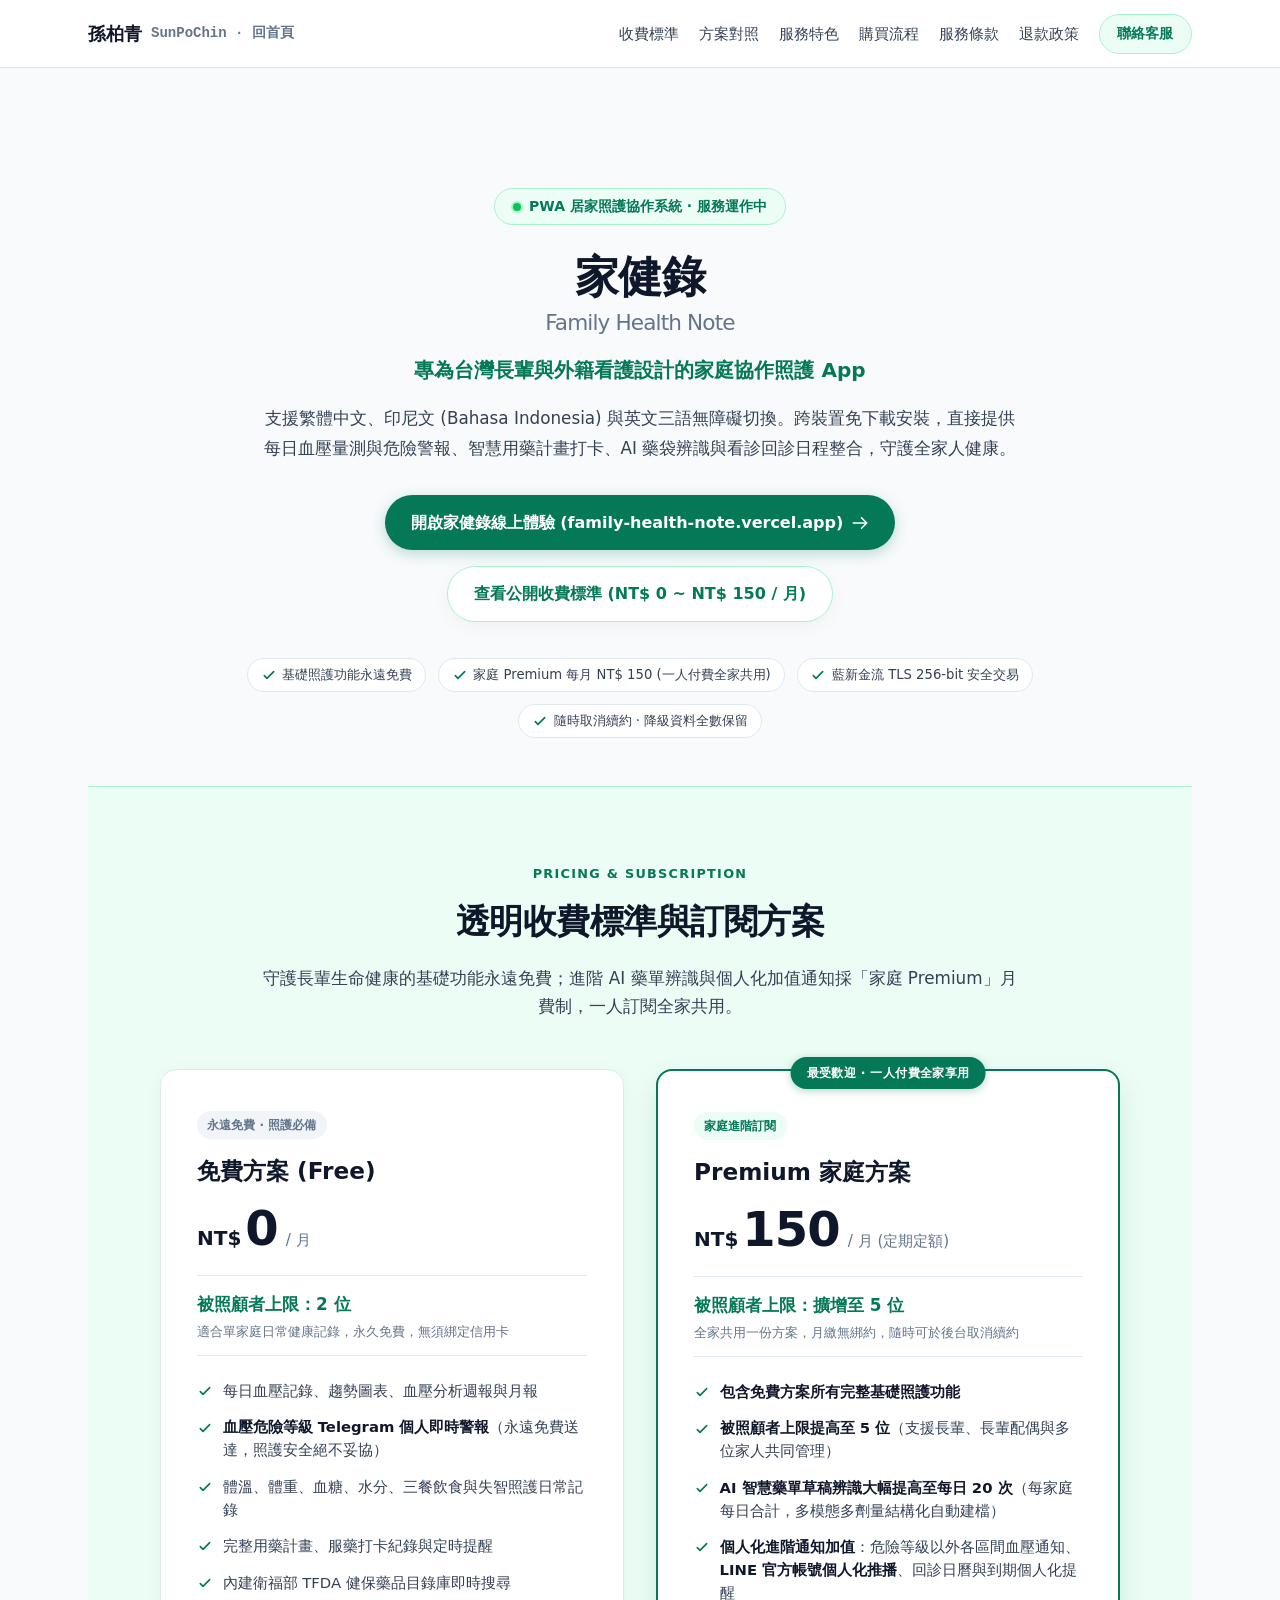
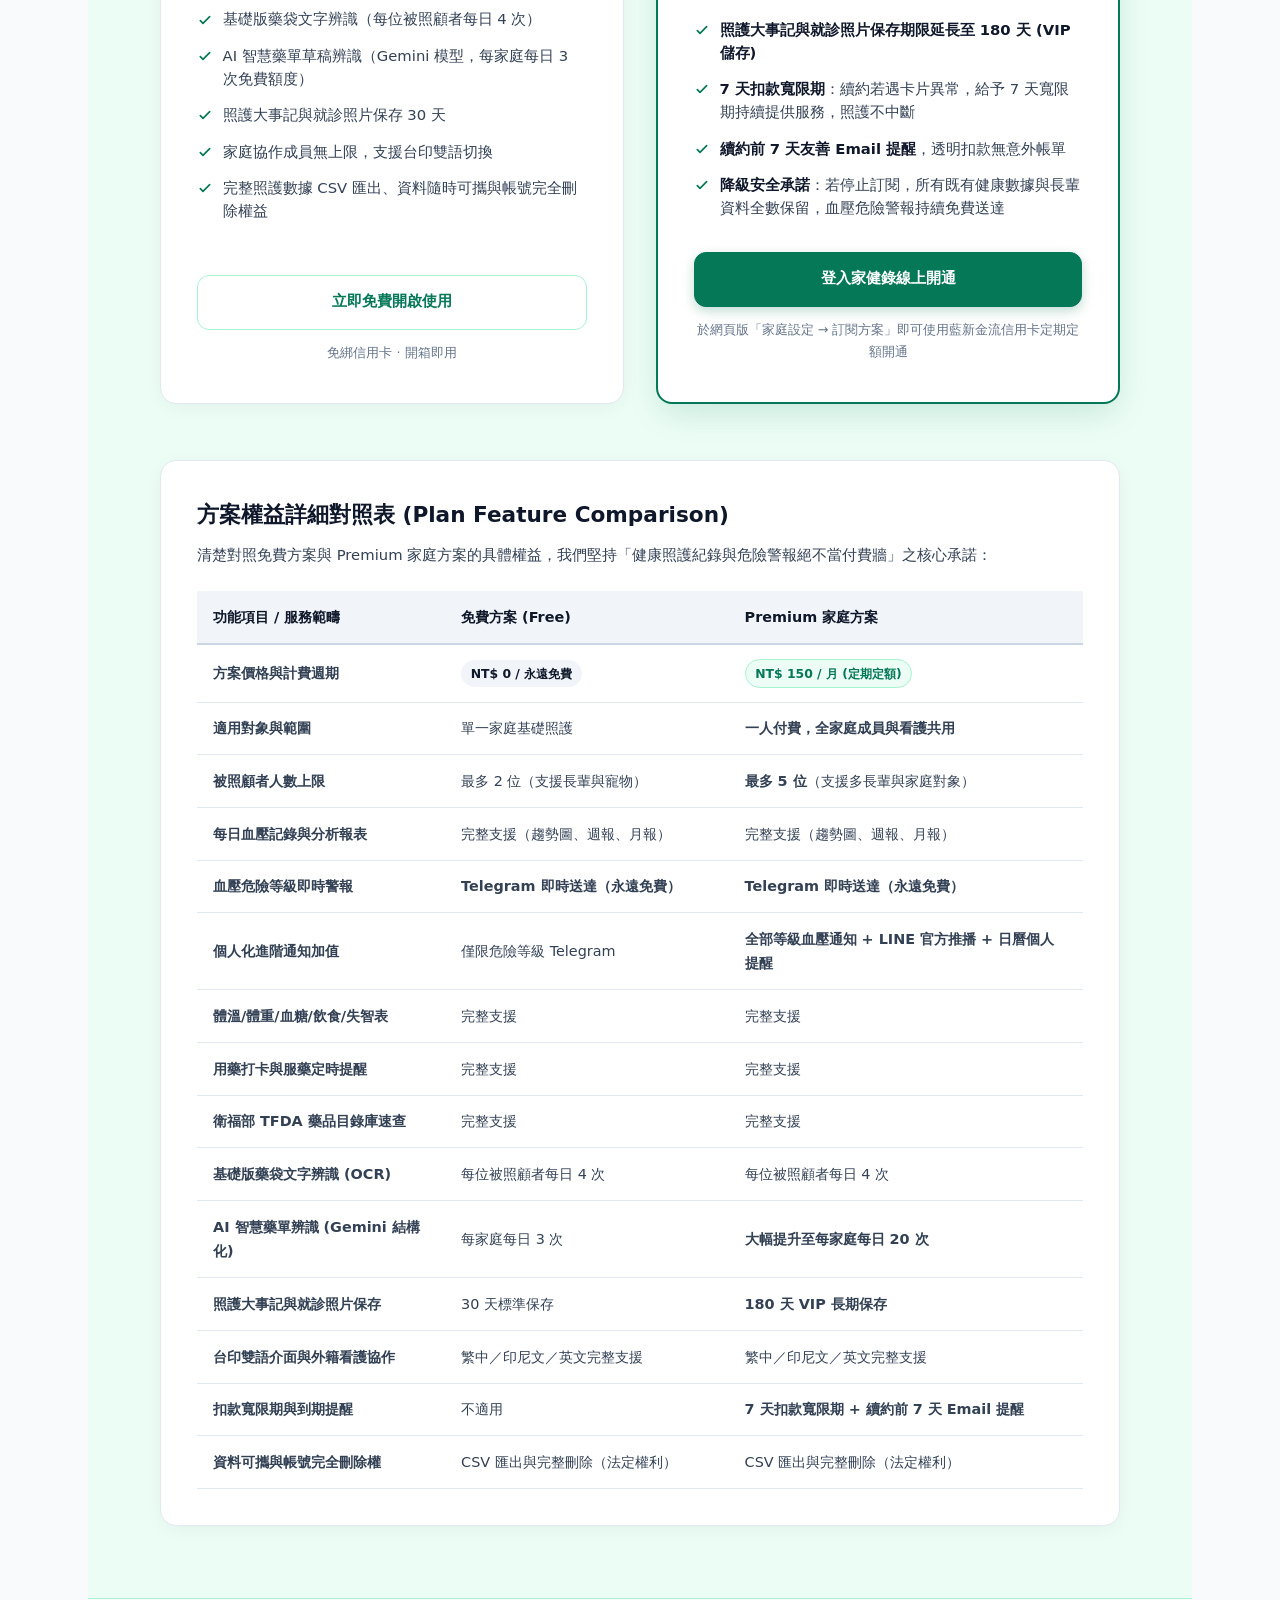
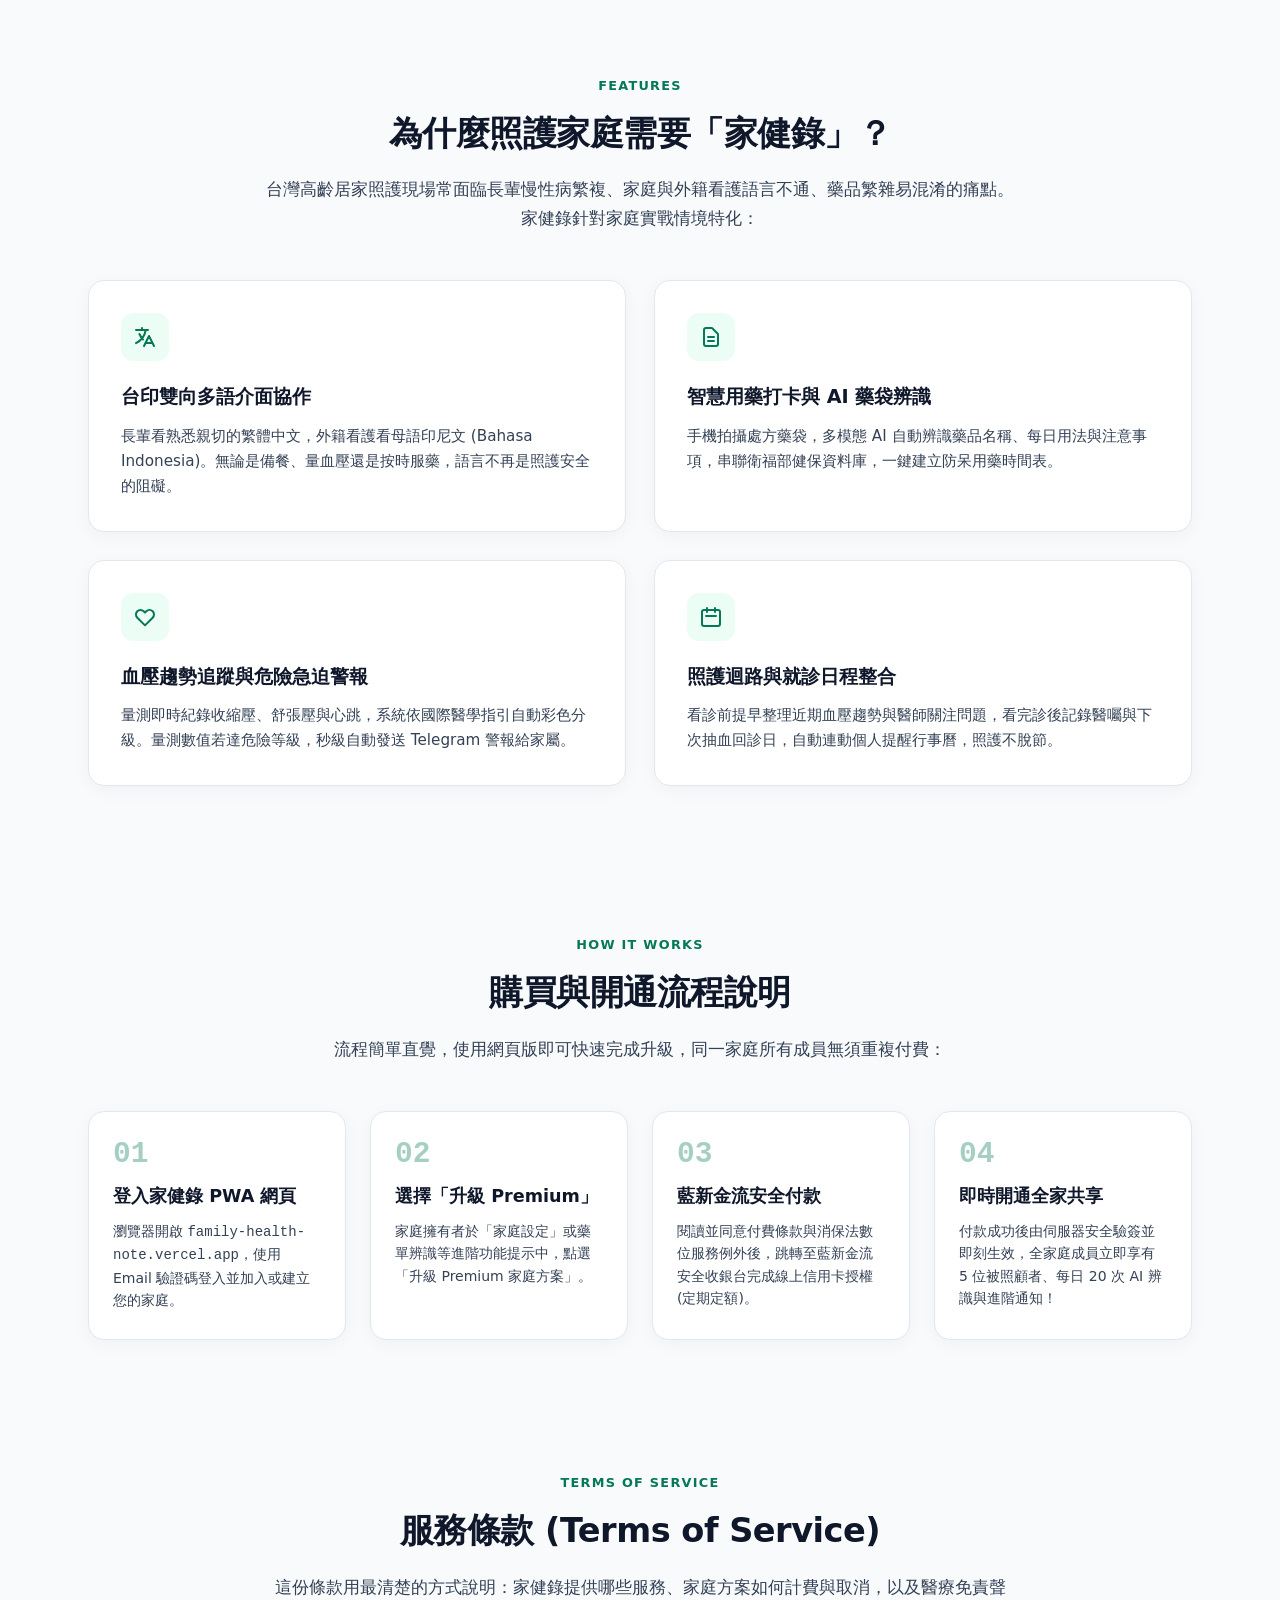
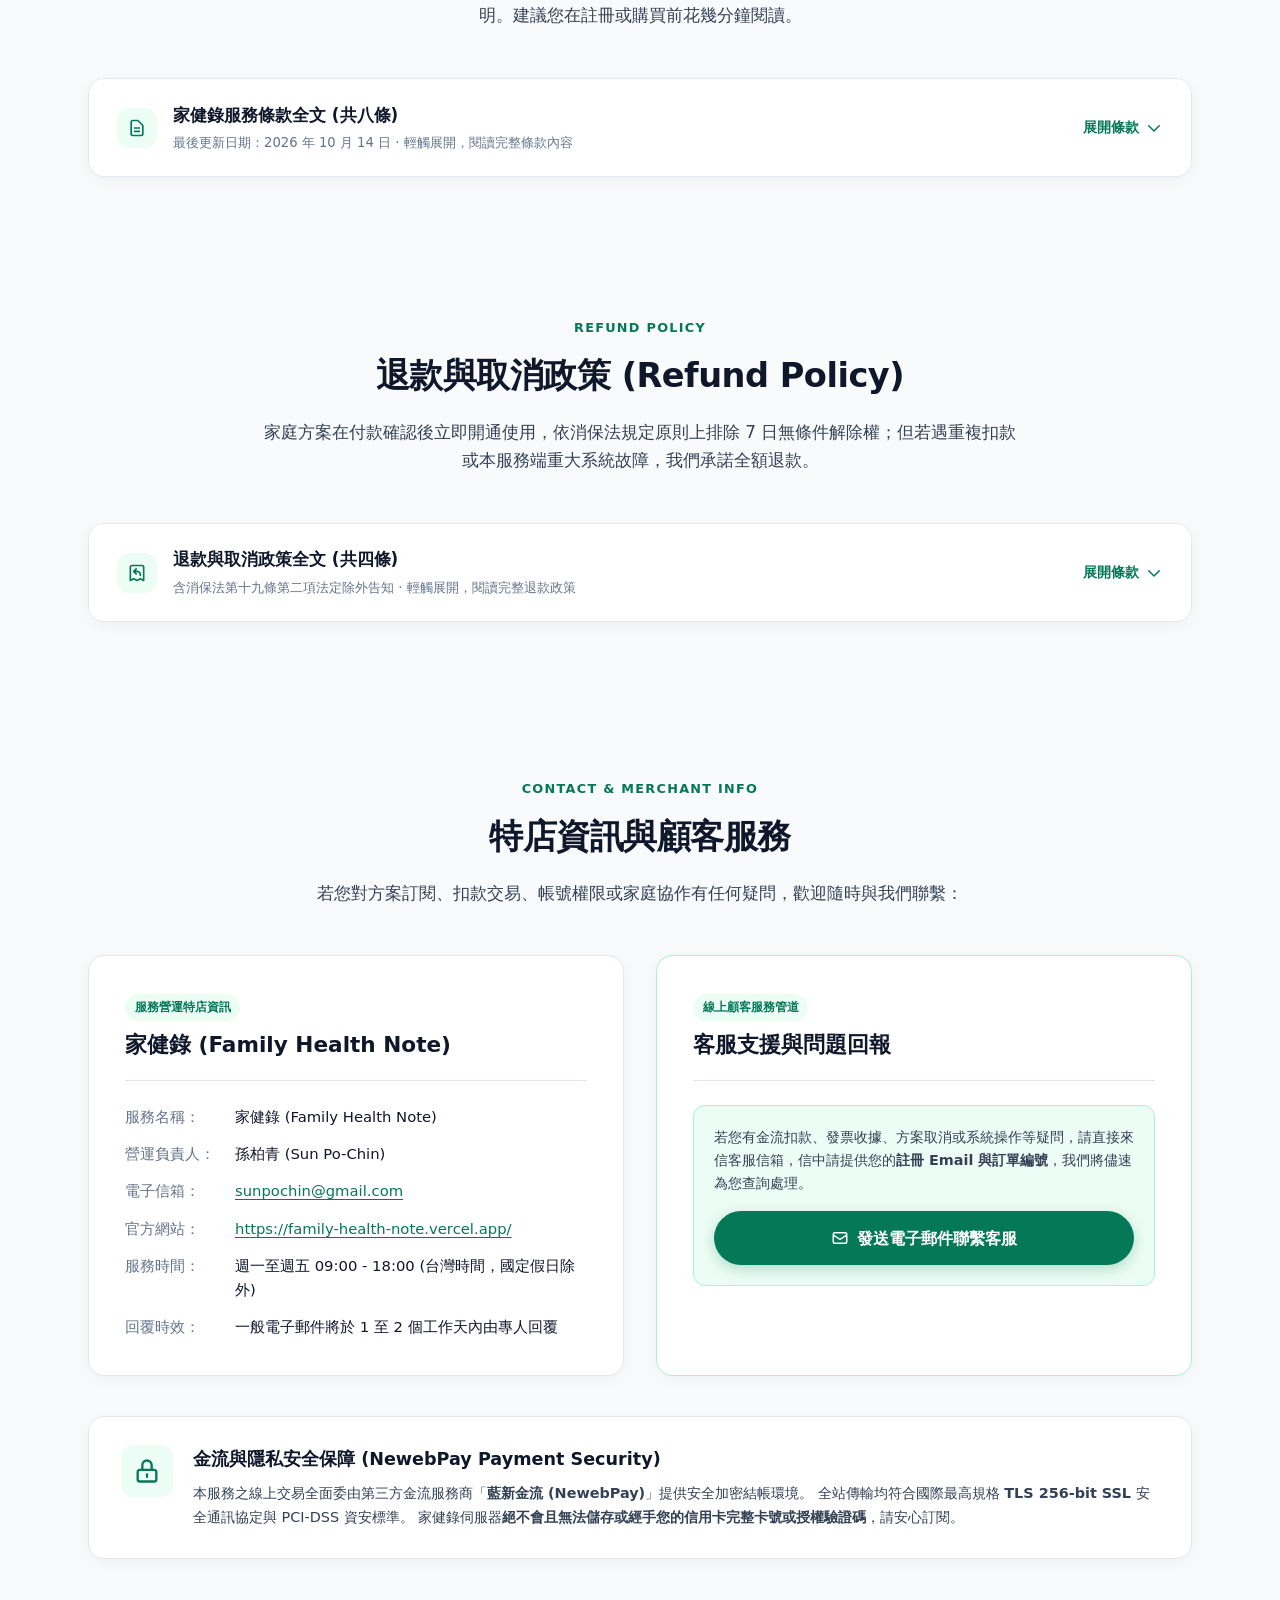
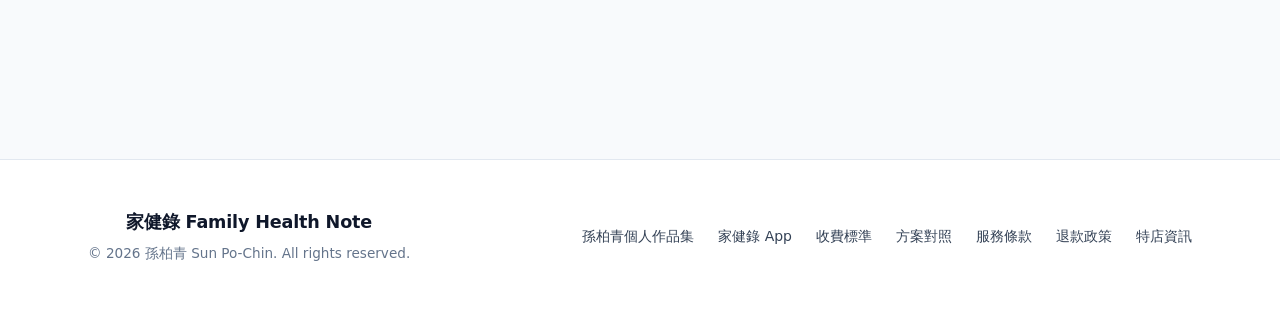
<file: family-health-note/index.html>
<!--
  檔案用途：家健錄 (Family Health Note) 官方服務介紹、定價方案與藍新金流特店審核專頁
  設計定位：提供藍新金流 (NewebPay) 特店審核人員及終端使用者查閱完整的服務說明、公開收費標準、功能對照、服務條款、退款政策與客服聯繫資訊。
  遵循規範：Prime Directive (繁體中文註解說明決策)、家健錄 Emerald 照護信任色盤 (Caregiving Trust Palette) 與 WCAG AA 無障礙標準。
-->
<!DOCTYPE html>
<html lang="zh-TW">
<head>
  <meta charset="UTF-8">
  <meta name="viewport" content="width=device-width, initial-scale=1.0">
  
  <title>家健錄 (Family Health Note) | 官方服務說明、收費標準與家庭訂閱方案</title>
  <meta name="description" content="家健錄 (Family Health Note) 專為台灣長輩與外籍看護設計的家庭協作照護 App。提供透明公開收費標準、家庭 Premium 方案、服務條款、退款政策與藍新金流安全結帳說明。">
  <!-- 品牌關鍵字：統一採用官方正名「家健錄」，利於搜尋引擎索引與品牌識別一致性 -->
  <meta name="keywords" content="家健錄, Family Health Note, 血壓記錄, 用藥提醒, 藥袋辨識, 看護照護, 藍新金流, 訂閱方案, 收費標準">
  <meta name="author" content="孫柏青 Sun Po-Chin">
  
  <!-- Open Graph 社群卡片 -->
  <meta property="og:type" content="website">
  <meta property="og:url" content="https://sunpochin.github.io/family-health-note/">
  <meta property="og:title" content="家健錄 (Family Health Note) | 官方服務說明與收費標準">
  <meta property="og:description" content="台印雙語家庭照護協作 PWA。基礎照護永遠免費，進階 AI 藥袋辨識與加值通知家庭訂閱每月 NT$ 150，一人付費全家共用。">
  
  <link rel="icon" type="image/svg+xml" href="../favicon.svg">
  <link rel="stylesheet" href="../styles.css">
  <link rel="stylesheet" href="styles.css">
</head>
<body>

  <!-- 頂部導覽列：提供清楚的路徑回溯與核心章節錨點跳轉 -->
  <header class="site-header">
    <div class="container">
      <nav class="nav-bar" aria-label="主要導覽">
        <a href="../" class="brand-link">
          <span class="brand-name">孫柏青</span>
          <span class="brand-title">SunPoChin · 回首頁</span>
        </a>
        <div class="nav-links">
          <a href="#pricing" class="nav-link">收費標準</a>
          <a href="#comparison" class="nav-link">方案對照</a>
          <a href="#features" class="nav-link">服務特色</a>
          <a href="#workflow" class="nav-link">購買流程</a>
          <a href="#terms" class="nav-link">服務條款</a>
          <a href="#refund" class="nav-link">退款政策</a>
          <a href="#contact" class="nav-btn">聯絡客服</a>
        </div>
      </nav>
    </div>
  </header>

  <main class="main-content">
    <div class="container">

      <!-- 
        Hero 區塊：開門見山向審核員與使用者揭示「這是一套家庭照護協作系統」
        決策：第一頁即顯著提供「查看收費標準與家庭方案」按鈕，並於下方立即緊接收費標準區塊。
      -->
      <section class="care-hero-section" aria-label="家健錄服務總覽">
        <div class="care-hero-badge">
          <span class="status-dot"></span>
          <span>PWA 居家照護協作系統 · 服務運作中</span>
        </div>

        <h1 class="care-hero-title">
          家健錄 <span class="care-title-en">Family Health Note</span>
        </h1>
        <p class="care-hero-tagline">
          專為台灣長輩與外籍看護設計的家庭協作照護 App
        </p>
        <p class="care-hero-description">
          支援繁體中文、印尼文 (Bahasa Indonesia) 與英文三語無障礙切換。跨裝置免下載安裝，直接提供每日血壓量測與危險警報、智慧用藥計畫打卡、AI 藥袋辨識與看診回診日程整合，守護全家人健康。
        </p>

        <div class="care-hero-cta-box">
          <!-- 避免連向舊網域導致使用者或金流審核人員混淆，統一導向 family-health-note.vercel.app 並標示官方正名「家健錄」 -->
          <a href="https://family-health-note.vercel.app/" target="_blank" rel="noopener noreferrer" class="btn-primary-cta">
            <span>開啟家健錄線上體驗 (family-health-note.vercel.app)</span>
            <svg xmlns="http://www.w3.org/2000/svg" width="18" height="18" fill="none" viewBox="0 0 24 24" stroke="currentColor" stroke-width="2" aria-hidden="true">
              <path stroke-linecap="round" stroke-linejoin="round" d="M14 5l7 7m0 0l-7 7m7-7H3" />
            </svg>
          </a>
          <a href="#pricing" class="btn-hero-secondary">
            <span>查看公開收費標準 (NT$ 0 ~ NT$ 150 / 月)</span>
          </a>
        </div>

        <div class="care-trust-pills">
          <span class="trust-pill">
            <svg width="16" height="16" fill="none" viewBox="0 0 24 24" stroke="currentColor" stroke-width="2.5" aria-hidden="true"><path stroke-linecap="round" stroke-linejoin="round" d="M5 13l4 4L19 7"/></svg>
            基礎照護功能永遠免費
          </span>
          <span class="trust-pill">
            <svg width="16" height="16" fill="none" viewBox="0 0 24 24" stroke="currentColor" stroke-width="2.5" aria-hidden="true"><path stroke-linecap="round" stroke-linejoin="round" d="M5 13l4 4L19 7"/></svg>
            家庭 Premium 每月 NT$ 150 (一人付費全家共用)
          </span>
          <span class="trust-pill">
            <svg width="16" height="16" fill="none" viewBox="0 0 24 24" stroke="currentColor" stroke-width="2.5" aria-hidden="true"><path stroke-linecap="round" stroke-linejoin="round" d="M5 13l4 4L19 7"/></svg>
            藍新金流 TLS 256-bit 安全交易
          </span>
          <span class="trust-pill">
            <svg width="16" height="16" fill="none" viewBox="0 0 24 24" stroke="currentColor" stroke-width="2.5" aria-hidden="true"><path stroke-linecap="round" stroke-linejoin="round" d="M5 13l4 4L19 7"/></svg>
            隨時取消續約 · 降級資料全數保留
          </span>
        </div>
      </section>

      <!-- 
        收費標準與方案 (Pricing & Plans)：
        關鍵要求：「裡面第一頁就要有收費標準」——直接將收費方案排在最前方針對審查員直接揭露！
        依據 docs/product/monetization-plan.md 與 ADR-012 定案之定價規則確切揭露商品定價與權益。
      -->
      <section id="pricing" class="care-section section-accent-surface" aria-label="收費標準與方案">
        <div class="section-heading-wrap">
          <span class="section-eyebrow">PRICING & SUBSCRIPTION</span>
          <h2 class="section-heading">透明收費標準與訂閱方案</h2>
          <p class="section-subtext">
            守護長輩生命健康的基礎功能永遠免費；進階 AI 藥單辨識與個人化加值通知採「家庭 Premium」月費制，一人訂閱全家共用。
          </p>
        </div>

        <div class="pricing-grid">
          <!-- 免費方案 (Free) -->
          <div class="pricing-card">
            <div class="pricing-header">
              <span class="plan-tag">永遠免費 · 照護必備</span>
              <h3 class="plan-name">免費方案 (Free)</h3>
              <div class="plan-price">
                <span class="currency">NT$</span>
                <span class="amount">0</span>
                <span class="period">/ 月</span>
              </div>
            </div>
            <div class="plan-quota">
              <span class="quota-units">被照顧者上限：2 位</span>
              <span class="quota-note">適合單家庭日常健康記錄，永久免費，無須綁定信用卡</span>
            </div>
            <ul class="plan-features">
              <li>
                <svg width="16" height="16" fill="none" viewBox="0 0 24 24" stroke="currentColor" stroke-width="2.5" aria-hidden="true"><path stroke-linecap="round" stroke-linejoin="round" d="M5 13l4 4L19 7"/></svg>
                <span>每日血壓記錄、趨勢圖表、血壓分析週報與月報</span>
              </li>
              <li>
                <svg width="16" height="16" fill="none" viewBox="0 0 24 24" stroke="currentColor" stroke-width="2.5" aria-hidden="true"><path stroke-linecap="round" stroke-linejoin="round" d="M5 13l4 4L19 7"/></svg>
                <span><strong>血壓危險等級 Telegram 個人即時警報</strong>（永遠免費送達，照護安全絕不妥協）</span>
              </li>
              <li>
                <svg width="16" height="16" fill="none" viewBox="0 0 24 24" stroke="currentColor" stroke-width="2.5" aria-hidden="true"><path stroke-linecap="round" stroke-linejoin="round" d="M5 13l4 4L19 7"/></svg>
                <span>體溫、體重、血糖、水分、三餐飲食與失智照護日常記錄</span>
              </li>
              <li>
                <svg width="16" height="16" fill="none" viewBox="0 0 24 24" stroke="currentColor" stroke-width="2.5" aria-hidden="true"><path stroke-linecap="round" stroke-linejoin="round" d="M5 13l4 4L19 7"/></svg>
                <span>完整用藥計畫、服藥打卡紀錄與定時提醒</span>
              </li>
              <li>
                <svg width="16" height="16" fill="none" viewBox="0 0 24 24" stroke="currentColor" stroke-width="2.5" aria-hidden="true"><path stroke-linecap="round" stroke-linejoin="round" d="M5 13l4 4L19 7"/></svg>
                <span>內建衛福部 TFDA 健保藥品目錄庫即時搜尋</span>
              </li>
              <li>
                <svg width="16" height="16" fill="none" viewBox="0 0 24 24" stroke="currentColor" stroke-width="2.5" aria-hidden="true"><path stroke-linecap="round" stroke-linejoin="round" d="M5 13l4 4L19 7"/></svg>
                <span>基礎版藥袋文字辨識（每位被照顧者每日 4 次）</span>
              </li>
              <li>
                <svg width="16" height="16" fill="none" viewBox="0 0 24 24" stroke="currentColor" stroke-width="2.5" aria-hidden="true"><path stroke-linecap="round" stroke-linejoin="round" d="M5 13l4 4L19 7"/></svg>
                <span>AI 智慧藥單草稿辨識（Gemini 模型，每家庭每日 3 次免費額度）</span>
              </li>
              <li>
                <svg width="16" height="16" fill="none" viewBox="0 0 24 24" stroke="currentColor" stroke-width="2.5" aria-hidden="true"><path stroke-linecap="round" stroke-linejoin="round" d="M5 13l4 4L19 7"/></svg>
                <span>照護大事記與就診照片保存 30 天</span>
              </li>
              <li>
                <svg width="16" height="16" fill="none" viewBox="0 0 24 24" stroke="currentColor" stroke-width="2.5" aria-hidden="true"><path stroke-linecap="round" stroke-linejoin="round" d="M5 13l4 4L19 7"/></svg>
                <span>家庭協作成員無上限，支援台印雙語切換</span>
              </li>
              <li>
                <svg width="16" height="16" fill="none" viewBox="0 0 24 24" stroke="currentColor" stroke-width="2.5" aria-hidden="true"><path stroke-linecap="round" stroke-linejoin="round" d="M5 13l4 4L19 7"/></svg>
                <span>完整照護數據 CSV 匯出、資料隨時可攜與帳號完全刪除權益</span>
              </li>
            </ul>
            <!-- 免費方案線上註冊使用入口：統一使用新版 family-health-note.vercel.app 網址 -->
            <a href="https://family-health-note.vercel.app/" target="_blank" rel="noopener noreferrer" class="btn-card-outline">
              立即免費開啟使用
            </a>
            <div class="card-action-note">免綁信用卡 · 開箱即用</div>
          </div>

          <!-- Premium 家庭方案 (最受歡迎) -->
          <div class="pricing-card highlighted">
            <div class="highlight-badge">最受歡迎 · 一人付費全家享用</div>
            <div class="pricing-header">
              <span class="plan-tag tag-primary">家庭進階訂閱</span>
              <h3 class="plan-name">Premium 家庭方案</h3>
              <div class="plan-price">
                <span class="currency">NT$</span>
                <span class="amount">150</span>
                <span class="period">/ 月 (定期定額)</span>
              </div>
            </div>
            <div class="plan-quota">
              <span class="quota-units">被照顧者上限：擴增至 5 位</span>
              <span class="quota-note">全家共用一份方案，月繳無綁約，隨時可於後台取消續約</span>
            </div>
            <ul class="plan-features">
              <li>
                <svg width="16" height="16" fill="none" viewBox="0 0 24 24" stroke="currentColor" stroke-width="2.5" aria-hidden="true"><path stroke-linecap="round" stroke-linejoin="round" d="M5 13l4 4L19 7"/></svg>
                <span><strong>包含免費方案所有完整基礎照護功能</strong></span>
              </li>
              <li>
                <svg width="16" height="16" fill="none" viewBox="0 0 24 24" stroke="currentColor" stroke-width="2.5" aria-hidden="true"><path stroke-linecap="round" stroke-linejoin="round" d="M5 13l4 4L19 7"/></svg>
                <span><strong>被照顧者上限提高至 5 位</strong>（支援長輩、長輩配偶與多位家人共同管理）</span>
              </li>
              <li>
                <svg width="16" height="16" fill="none" viewBox="0 0 24 24" stroke="currentColor" stroke-width="2.5" aria-hidden="true"><path stroke-linecap="round" stroke-linejoin="round" d="M5 13l4 4L19 7"/></svg>
                <span><strong>AI 智慧藥單草稿辨識大幅提高至每日 20 次</strong>（每家庭每日合計，多模態多劑量結構化自動建檔）</span>
              </li>
              <li>
                <svg width="16" height="16" fill="none" viewBox="0 0 24 24" stroke="currentColor" stroke-width="2.5" aria-hidden="true"><path stroke-linecap="round" stroke-linejoin="round" d="M5 13l4 4L19 7"/></svg>
                <span><strong>個人化進階通知加值</strong>：危險等級以外各區間血壓通知、<strong>LINE 官方帳號個人化推播</strong>、回診日曆與到期個人化提醒</span>
              </li>
              <li>
                <svg width="16" height="16" fill="none" viewBox="0 0 24 24" stroke="currentColor" stroke-width="2.5" aria-hidden="true"><path stroke-linecap="round" stroke-linejoin="round" d="M5 13l4 4L19 7"/></svg>
                <span><strong>照護大事記與就診照片保存期限延長至 180 天 (VIP 儲存)</strong></span>
              </li>
              <li>
                <svg width="16" height="16" fill="none" viewBox="0 0 24 24" stroke="currentColor" stroke-width="2.5" aria-hidden="true"><path stroke-linecap="round" stroke-linejoin="round" d="M5 13l4 4L19 7"/></svg>
                <span><strong>7 天扣款寬限期</strong>：續約若遇卡片異常，給予 7 天寬限期持續提供服務，照護不中斷</span>
              </li>
              <li>
                <svg width="16" height="16" fill="none" viewBox="0 0 24 24" stroke="currentColor" stroke-width="2.5" aria-hidden="true"><path stroke-linecap="round" stroke-linejoin="round" d="M5 13l4 4L19 7"/></svg>
                <span><strong>續約前 7 天友善 Email 提醒</strong>，透明扣款無意外帳單</span>
              </li>
              <li>
                <svg width="16" height="16" fill="none" viewBox="0 0 24 24" stroke="currentColor" stroke-width="2.5" aria-hidden="true"><path stroke-linecap="round" stroke-linejoin="round" d="M5 13l4 4L19 7"/></svg>
                <span><strong>降級安全承諾</strong>：若停止訂閱，所有既有健康數據與長輩資料全數保留，血壓危險警報持續免費送達</span>
              </li>
            </ul>
            <!-- Premium 線上開通入口：引導登入 family-health-note.vercel.app 後至設定頁完成訂閱 -->
            <a href="https://family-health-note.vercel.app/" target="_blank" rel="noopener noreferrer" class="btn-card-primary">
              登入家健錄線上開通
            </a>
            <div class="card-action-note">於網頁版「家庭設定 → 訂閱方案」即可使用藍新金流信用卡定期定額開通</div>
          </div>
        </div>

        <!-- 方案詳細權益比較表：讓權益細節百分之百公開透明 -->
        <div id="comparison" class="comparison-card">
          <h3 class="comparison-table-title">方案權益詳細對照表 (Plan Feature Comparison)</h3>
          <p class="comparison-table-desc">
            清楚對照免費方案與 Premium 家庭方案的具體權益，我們堅持「健康照護紀錄與危險警報絕不當付費牆」之核心承諾：
          </p>
          <div class="table-responsive">
            <table class="care-table">
              <thead>
                <tr>
                  <th style="width: 28%;">功能項目 / 服務範疇</th>
                  <th style="width: 32%;">免費方案 (Free)</th>
                  <th style="width: 40%;">Premium 家庭方案</th>
                </tr>
              </thead>
              <tbody>
                <tr>
                  <td><strong>方案價格與計費週期</strong></td>
                  <td><span class="badge-free">NT$ 0 / 永遠免費</span></td>
                  <td><span class="badge-premium">NT$ 150 / 月 (定期定額)</span></td>
                </tr>
                <tr>
                  <td><strong>適用對象與範圍</strong></td>
                  <td>單一家庭基礎照護</td>
                  <td><strong>一人付費，全家庭成員與看護共用</strong></td>
                </tr>
                <tr>
                  <td><strong>被照顧者人數上限</strong></td>
                  <td>最多 2 位（支援長輩與寵物）</td>
                  <td><strong>最多 5 位</strong>（支援多長輩與家庭對象）</td>
                </tr>
                <tr>
                  <td><strong>每日血壓記錄與分析報表</strong></td>
                  <td>完整支援（趨勢圖、週報、月報）</td>
                  <td>完整支援（趨勢圖、週報、月報）</td>
                </tr>
                <tr>
                  <td><strong>血壓危險等級即時警報</strong></td>
                  <td><strong>Telegram 即時送達（永遠免費）</strong></td>
                  <td><strong>Telegram 即時送達（永遠免費）</strong></td>
                </tr>
                <tr>
                  <td><strong>個人化進階通知加值</strong></td>
                  <td>僅限危險等級 Telegram</td>
                  <td><strong>全部等級血壓通知 + LINE 官方推播 + 日曆個人提醒</strong></td>
                </tr>
                <tr>
                  <td><strong>體溫/體重/血糖/飲食/失智表</strong></td>
                  <td>完整支援</td>
                  <td>完整支援</td>
                </tr>
                <tr>
                  <td><strong>用藥打卡與服藥定時提醒</strong></td>
                  <td>完整支援</td>
                  <td>完整支援</td>
                </tr>
                <tr>
                  <td><strong>衛福部 TFDA 藥品目錄庫速查</strong></td>
                  <td>完整支援</td>
                  <td>完整支援</td>
                </tr>
                <tr>
                  <td><strong>基礎版藥袋文字辨識 (OCR)</strong></td>
                  <td>每位被照顧者每日 4 次</td>
                  <td>每位被照顧者每日 4 次</td>
                </tr>
                <tr>
                  <td><strong>AI 智慧藥單辨識 (Gemini 結構化)</strong></td>
                  <td>每家庭每日 3 次</td>
                  <td><strong>大幅提升至每家庭每日 20 次</strong></td>
                </tr>
                <tr>
                  <td><strong>照護大事記與就診照片保存</strong></td>
                  <td>30 天標準保存</td>
                  <td><strong>180 天 VIP 長期保存</strong></td>
                </tr>
                <tr>
                  <td><strong>台印雙語介面與外籍看護協作</strong></td>
                  <td>繁中／印尼文／英文完整支援</td>
                  <td>繁中／印尼文／英文完整支援</td>
                </tr>
                <tr>
                  <td><strong>扣款寬限期與到期提醒</strong></td>
                  <td>不適用</td>
                  <td><strong>7 天扣款寬限期 + 續約前 7 天 Email 提醒</strong></td>
                </tr>
                <tr>
                  <td><strong>資料可攜與帳號完全刪除權</strong></td>
                  <td>CSV 匯出與完整刪除（法定權利）</td>
                  <td>CSV 匯出與完整刪除（法定權利）</td>
                </tr>
              </tbody>
            </table>
          </div>
        </div>
      </section>

      <!-- 服務特色介紹：使審核人員具體了解商品交付形式 -->
      <section id="features" class="care-section" aria-label="服務核心功能">
        <div class="section-heading-wrap">
          <span class="section-eyebrow">FEATURES</span>
          <!-- 服務核心價值標題：對齊品牌正式名稱「家健錄」 -->
          <h2 class="section-heading">為什麼照護家庭需要「家健錄」？</h2>
          <p class="section-subtext">
            台灣高齡居家照護現場常面臨長輩慢性病繁複、家庭與外籍看護語言不通、藥品繁雜易混淆的痛點。家健錄針對家庭實戰情境特化：
          </p>
        </div>

        <div class="feature-cards-grid">
          <div class="feature-card">
            <div class="feature-icon-wrapper">
              <svg xmlns="http://www.w3.org/2000/svg" width="24" height="24" fill="none" viewBox="0 0 24 24" stroke="currentColor" aria-hidden="true">
                <path stroke-linecap="round" stroke-linejoin="round" stroke-width="2" d="M3 5h12M9 3v2m1.048 9.5A18.022 18.022 0 016.412 9m6.088 9h7M11 21l5-10 5 10M12.751 5C11.783 10.77 8.07 15.61 3 18.129" />
              </svg>
            </div>
            <h3 class="feature-card-title">台印雙向多語介面協作</h3>
            <p class="feature-card-desc">
              長輩看熟悉親切的繁體中文，外籍看護看母語印尼文 (Bahasa Indonesia)。無論是備餐、量血壓還是按時服藥，語言不再是照護安全的阻礙。
            </p>
          </div>

          <div class="feature-card">
            <div class="feature-icon-wrapper">
              <svg xmlns="http://www.w3.org/2000/svg" width="24" height="24" fill="none" viewBox="0 0 24 24" stroke="currentColor" aria-hidden="true">
                <path stroke-linecap="round" stroke-linejoin="round" stroke-width="2" d="M9 12h6m-6 4h6m2 5H7a2 2 0 01-2-2V5a2 2 0 012-2h5.586a1 1 0 01.707.293l5.414 5.414a1 1 0 01.293.707V19a2 2 0 01-2 2z" />
              </svg>
            </div>
            <h3 class="feature-card-title">智慧用藥打卡與 AI 藥袋辨識</h3>
            <p class="feature-card-desc">
              手機拍攝處方藥袋，多模態 AI 自動辨識藥品名稱、每日用法與注意事項，串聯衛福部健保資料庫，一鍵建立防呆用藥時間表。
            </p>
          </div>

          <div class="feature-card">
            <div class="feature-icon-wrapper">
              <svg xmlns="http://www.w3.org/2000/svg" width="24" height="24" fill="none" viewBox="0 0 24 24" stroke="currentColor" aria-hidden="true">
                <path stroke-linecap="round" stroke-linejoin="round" stroke-width="2" d="M4.318 6.318a4.5 4.5 0 000 6.364L12 20.364l7.682-7.682a4.5 4.5 0 00-6.364-6.364L12 7.636l-1.318-1.318a4.5 4.5 0 00-6.364 0z" />
              </svg>
            </div>
            <h3 class="feature-card-title">血壓趨勢追蹤與危險急迫警報</h3>
            <p class="feature-card-desc">
              量測即時紀錄收縮壓、舒張壓與心跳，系統依國際醫學指引自動彩色分級。量測數值若達危險等級，秒級自動發送 Telegram 警報給家屬。
            </p>
          </div>

          <div class="feature-card">
            <div class="feature-icon-wrapper">
              <svg xmlns="http://www.w3.org/2000/svg" width="24" height="24" fill="none" viewBox="0 0 24 24" stroke="currentColor" aria-hidden="true">
                <path stroke-linecap="round" stroke-linejoin="round" stroke-width="2" d="M8 7V3m8 4V3m-9 8h10M5 21h14a2 2 0 002-2V7a2 2 0 00-2-2H5a2 2 0 00-2 2v12a2 2 0 002 2z" />
              </svg>
            </div>
            <h3 class="feature-card-title">照護迴路與就診日程整合</h3>
            <p class="feature-card-desc">
              看診前提早整理近期血壓趨勢與醫師關注問題，看完診後記錄醫囑與下次抽血回診日，自動連動個人提醒行事曆，照護不脫節。
            </p>
          </div>
        </div>
      </section>

      <!-- 購買與開通流程：審核人員確認特店交易路徑 -->
      <section id="workflow" class="care-section" aria-label="購買與開通流程">
        <div class="section-heading-wrap">
          <span class="section-eyebrow">HOW IT WORKS</span>
          <h2 class="section-heading">購買與開通流程說明</h2>
          <p class="section-subtext">
            流程簡單直覺，使用網頁版即可快速完成升級，同一家庭所有成員無須重複付費：
          </p>
        </div>

        <div class="workflow-steps-grid">
          <div class="workflow-step">
            <div class="step-number">01</div>
            <h4 class="step-title">登入家健錄 PWA 網頁</h4>
            <!-- 操作步驟指引：更新網域名稱為 family-health-note.vercel.app 避免用戶造訪錯誤網域 -->
            <p class="step-desc">瀏覽器開啟 <code>family-health-note.vercel.app</code>，使用 Email 驗證碼登入並加入或建立您的家庭。</p>
          </div>
          <div class="workflow-step">
            <div class="step-number">02</div>
            <h4 class="step-title">選擇「升級 Premium」</h4>
            <p class="step-desc">家庭擁有者於「家庭設定」或藥單辨識等進階功能提示中，點選「升級 Premium 家庭方案」。</p>
          </div>
          <div class="workflow-step">
            <div class="step-number">03</div>
            <h4 class="step-title">藍新金流安全付款</h4>
            <p class="step-desc">閱讀並同意付費條款與消保法數位服務例外後，跳轉至藍新金流安全收銀台完成線上信用卡授權 (定期定額)。</p>
          </div>
          <div class="workflow-step">
            <div class="step-number">04</div>
            <h4 class="step-title">即時開通全家共享</h4>
            <p class="step-desc">付款成功後由伺服器安全驗簽並即刻生效，全家庭成員立即享有 5 位被照顧者、每日 20 次 AI 辨識與進階通知！</p>
          </div>
        </div>
      </section>

      <!-- 
        服務條款 (Terms of Service)：
        採用 Accessible <details> 手風琴元件。
        既完整保留藍新金流審核必備的所有法律條款與免責條款，又避免大量法律文字淹沒一般家庭使用者。
        文案內容 100% 對齊 paidPlanTermsCopy.ts 與 TermsPage.tsx。
      -->
      <section id="terms" class="care-section legal-section" aria-label="服務條款">
        <div class="section-heading-wrap">
          <span class="section-eyebrow">TERMS OF SERVICE</span>
          <h2 class="section-heading">服務條款 (Terms of Service)</h2>
          <p class="section-subtext">
            這份條款用最清楚的方式說明：家健錄提供哪些服務、家庭方案如何計費與取消，以及醫療免責聲明。建議您在註冊或購買前花幾分鐘閱讀。
          </p>
        </div>

        <details class="legal-accordion" id="terms-accordion">
          <summary class="legal-accordion-summary">
            <div class="legal-summary-left">
              <div class="legal-summary-icon">
                <svg xmlns="http://www.w3.org/2000/svg" width="20" height="20" fill="none" viewBox="0 0 24 24" stroke="currentColor" aria-hidden="true">
                  <path stroke-linecap="round" stroke-linejoin="round" stroke-width="2" d="M9 12h6m-6 4h6m2 5H7a2 2 0 01-2-2V5a2 2 0 012-2h5.586a1 1 0 01.707.293l5.414 5.414a1 1 0 01.293.707V19a2 2 0 01-2 2z" />
                </svg>
              </div>
              <div class="legal-summary-text">
                <h3>家健錄服務條款全文 (共八條)</h3>
                <p>最後更新日期：2026 年 10 月 14 日 · 輕觸展開，閱讀完整條款內容</p>
              </div>
            </div>
            <div class="legal-toggle-indicator">
              <span>展開條款</span>
              <svg class="legal-toggle-arrow" xmlns="http://www.w3.org/2000/svg" width="18" height="18" fill="none" viewBox="0 0 24 24" stroke="currentColor" aria-hidden="true">
                <path stroke-linecap="round" stroke-linejoin="round" stroke-width="2" d="M19 9l-7 7-7-7" />
              </svg>
            </div>
          </summary>

          <div class="legal-content-body">
            <p class="legal-meta">最後更新日期：2026 年 10 月 14 日</p>

            <article class="legal-clause">
              <h4>第一條：服務同意與家庭共用認知</h4>
              <p>
                歡迎使用「家健錄（Family Health Note）」（以下簡稱「本服務」）。當您註冊、登入本服務，或購買本服務提供的 Premium 家庭方案時，即表示您已閱讀、瞭解並同意本服務條款的全部內容。進階功能以「Premium」家庭方案提供：由家庭擁有者購買，同一個家庭的所有成員與照護對象共用一份方案。基礎功能與危險等級的血壓警報不需要購買。
              </p>
            </article>

            <article class="legal-clause">
              <h4>第二條：醫療免責與照護輔助性質聲明 (緊急醫療提醒)</h4>
              <p>
                1. 本服務為居家照護健康數據記錄、整理、提醒與外籍看護溝通輔助工具。AI 藥單影像辨識結果與血壓統計分析僅供日常照護參考，<strong>本服務不是專業醫療、護理診斷，亦無法取代醫師之專業診療、處方或藥師用藥指導</strong>。<br>
                2. <strong>重要安全提醒：</strong>若被照護的長輩出現急性病徵、疑似嚴重藥物過敏或任何急性生命威脅狀況，請立即撥打 119 求助，或直接前往醫療院所急診就醫，絕不可僅依據本服務記錄做決定。
              </p>
            </article>

            <article class="legal-clause">
              <h4>第三條：價格、幣別與定期定額扣款</h4>
              <p>
                本服務以新台幣計價、按月收費（Premium 家庭方案每月新台幣 150 元）。每期金額以您購買當時購買頁面顯示的價格為準，並記載於訂單紀錄。付款以信用卡定期定額方式在第三方金流服務商「藍新金流（NewebPay）」的付款頁完成，我們不會取得亦不會儲存您的完整卡號。
              </p>
            </article>

            <article class="legal-clause">
              <h4>第四條：自動續約與扣款提醒</h4>
              <p>
                方案每月自動續約並扣款，直到取消為止。我們通常會在續約扣款日前 7 天內寄一封提醒電子郵件給付款人（寬限期或取消處理中不另行寄送），保障消費者知情權益。
              </p>
            </article>

            <article class="legal-clause">
              <h4>第五條：取消與生效時點</h4>
              <p>
                付款人或家庭擁有者可隨時在網站版的設定頁取消續約。取消要等金流服務確認終止才算完成，期間畫面會顯示「取消處理中」；確認終止後就不再扣款，已付款的這一期照常使用到期末，期末後方案結束。在終止送出之前，付款人可以撤回取消。若在確認終止前仍被扣款，該期照常提供服務，您也可以依退款政策申請退款。
              </p>
            </article>

            <article class="legal-clause">
              <h4>第六條：扣款失敗與 7 天寬限期</h4>
              <p>
                續約扣款失敗時（例如信用卡過期或額度不足），方案提供 7 天寬限期，期間 Premium 功能照常使用，家庭擁有者可在寬限期內於後台更新付款方式。寬限期結束仍未完成付款，方案即告結束。
              </p>
            </article>

            <article class="legal-clause">
              <h4>第七條：方案結束後的降級保護承諾 (資料永不刪除)</h4>
              <p>
                方案結束後，家庭自動回到免費方案：<strong>所有健康紀錄、基礎功能與危險等級的血壓警報都不受影響</strong>；已建立的照護對象全部保留、可以繼續記錄，但人數超過免費上限（2 位）時不能再新增；已綁定的 Telegram 與 LINE 不會被解除；照片依上傳當時適用的保存期限處理，絕不會因方案結束而提早刪除；AI 藥單辨識回到每日免費次數。
              </p>
            </article>

            <article class="legal-clause">
              <h4>第八條：價格變更規範與服務可用性</h4>
              <p>
                我們可能調整方案價格。新價格只適用於調整後新購買的方案；進行中的訂閱預設維持購買時的價格，直到取消或結束。若必須調整進行中訂閱的價格，我們會事先通知付款人，只有在付款人明確重新同意後，才從之後的期別以新價格扣款；付款人不同意時，訂閱維持原價直到取消或結束。
              </p>
            </article>
          </div>
        </details>
      </section>

      <!-- 
        退款與取消政策 (Refund & Cancellation Policy)：
        採用 Accessible <details> 手風琴，金流審查必備之消保法除外告知與退款標準 100% 完整保留。
      -->
      <section id="refund" class="care-section legal-section" aria-label="退款政策">
        <div class="section-heading-wrap">
          <span class="section-eyebrow">REFUND POLICY</span>
          <h2 class="section-heading">退款與取消政策 (Refund Policy)</h2>
          <p class="section-subtext">
            家庭方案在付款確認後立即開通使用，依消保法規定原則上排除 7 日無條件解除權；但若遇重複扣款或本服務端重大系統故障，我們承諾全額退款。
          </p>
        </div>

        <details class="legal-accordion" id="refund-accordion">
          <summary class="legal-accordion-summary">
            <div class="legal-summary-left">
              <div class="legal-summary-icon">
                <svg xmlns="http://www.w3.org/2000/svg" width="20" height="20" fill="none" viewBox="0 0 24 24" stroke="currentColor" aria-hidden="true">
                  <path stroke-linecap="round" stroke-linejoin="round" stroke-width="2" d="M16 15v-1a4 4 0 00-4-4H8m0 0l3 3m-3-3l3-3m9 14V5a2 2 0 00-2-2H6a2 2 0 00-2 2v16l4-2 4 2 4-2 4 2z" />
                </svg>
              </div>
              <div class="legal-summary-text">
                <h3>退款與取消政策全文 (共四條)</h3>
                <p>含消保法第十九條第二項法定除外告知 · 輕觸展開，閱讀完整退款政策</p>
              </div>
            </div>
            <div class="legal-toggle-indicator">
              <span>展開條款</span>
              <svg class="legal-toggle-arrow" xmlns="http://www.w3.org/2000/svg" width="18" height="18" fill="none" viewBox="0 0 24 24" stroke="currentColor" aria-hidden="true">
                <path stroke-linecap="round" stroke-linejoin="round" stroke-width="2" d="M19 9l-7 7-7-7" />
              </svg>
            </div>
          </summary>

          <div class="legal-content-body">
            <article class="legal-clause">
              <h4>一、通訊交易解除權合理例外情事之法定告知 (不適用 7 日鑑賞期)</h4>
              <p>
                家健錄 Premium 方案屬於「非以有形媒介提供之數位內容，一經提供即為完成之線上服務」：付款完成後，系統立即為您的家庭開通 5 位被照顧者上限、每日 20 次 AI 藥單辨識及進階通知權限，您與家人當下即可開始使用。
              </p>
              <p>
                <strong>法規依據：</strong>依中華民國《消費者保護法》第十九條第二項規定，以及行政院公布之《通訊交易解除權合理例外情事適用準則》第二條第五款規定：「非以有形媒介提供之數位內容或一經提供即為完成之線上服務，經消費者事先同意始提供者」，得排除消費者保護法第十九條第一項七日內無條件解除契約之適用。購買頁會以獨立勾選框請您確認同意，同意後始進行刷卡扣款。
              </p>
            </article>

            <article class="legal-clause">
              <h4>二、例外情形之全額退款申請管道</h4>
              <p>
                雖然本服務原則上不適用 7 日鑑賞期解除權，但若發生下列情事，您可在付款日起 30 日內向我們提出退款申請：
              </p>
              <ul class="legal-list">
                <li><strong>重複扣款或扣款金額錯誤：</strong>因金流系統傳輸異常或重複扣款，經我們與藍新金流核對確認後，重複扣款之款項將<strong>全額退還，絕不扣收任何手續費</strong>。</li>
                <li><strong>取消續約後仍被扣款：</strong>若您已依規定於續約日前完成取消手續，但因系統通知延遲仍產生扣款，經確認後該期款項<strong>全額退還，不扣手續費</strong>。</li>
                <li><strong>本服務端重大系統故障：</strong>若因本服務自身伺服器嚴重故障（排除使用者網路異常、第三方斷線或天災），導致付費家庭連續超過 7 天完全無法使用 Premium 功能且無法修復，可申請依比例退還當月費用。</li>
              </ul>
              <p>
                <strong>申請方式：</strong>請發送電子郵件至客服信箱 <code>sunpochin@gmail.com</code>，並附上訂單編號、扣款日期與家庭擁有者 Email。我們會在 1 至 2 個工作天內回覆受理。
              </p>
            </article>

            <article class="legal-clause">
              <h4>三、取消訂閱與自動終止方式</h4>
              <p>
                家庭擁有者可隨時於家健錄網頁版「家庭設定 → 訂閱管理」點選取消續約，無須撥打電話或填寫繁瑣紙本表單。取消後次月起不再自動扣款，已付費之當期權益將完整保留至該月週期結束。
              </p>
            </article>

            <article class="legal-clause">
              <h4>四、退款處理作業時程</h4>
              <p>
                退款會先終止未來的自動扣款委託；經核准之退款款項，將直接透過藍新金流系統退刷至您原本支付的信用卡中。從核准退款至銀行實際入帳約需 7 至 14 個工作天，實際入帳時程依各發卡銀行作業為準。
              </p>
            </article>
          </div>
        </details>
      </section>

      <!-- 
        特店營運者與客服聯絡資訊 (Customer Service & Merchant Contact)：
        說明：金流特店審核必備之真實特店聯絡資訊（負責人、信箱、服務時間與安全宣告）。
      -->
      <section id="contact" class="care-section" aria-label="聯絡我們與特店資訊">
        <div class="section-heading-wrap">
          <span class="section-eyebrow">CONTACT & MERCHANT INFO</span>
          <h2 class="section-heading">特店資訊與顧客服務</h2>
          <p class="section-subtext">
            若您對方案訂閱、扣款交易、帳號權限或家庭協作有任何疑問，歡迎隨時與我們聯繫：
          </p>
        </div>

        <div class="merchant-info-grid">
          <div class="merchant-card">
            <div class="merchant-card-header">
              <span class="merchant-role">服務營運特店資訊</span>
              <h3 class="merchant-name">家健錄 (Family Health Note)</h3>
            </div>
            <ul class="merchant-detail-list">
              <li>
                <span class="label">服務名稱：</span>
                <span class="value">家健錄 (Family Health Note)</span>
              </li>
              <li>
                <span class="label">營運負責人：</span>
                <span class="value">孫柏青 (Sun Po-Chin)</span>
              </li>
              <li>
                <span class="label">電子信箱：</span>
                <span class="value"><a href="mailto:sunpochin@gmail.com" class="contact-link">sunpochin@gmail.com</a></span>
              </li>
              <li>
                <span class="label">官方網站：</span>
                <!-- 特店資訊揭露：提供正確一致的服務網址以符合藍新金流審查規範 -->
                <span class="value"><a href="https://family-health-note.vercel.app/" target="_blank" rel="noopener noreferrer" class="contact-link">https://family-health-note.vercel.app/</a></span>
              </li>
              <li>
                <span class="label">服務時間：</span>
                <span class="value">週一至週五 09:00 - 18:00 (台灣時間，國定假日除外)</span>
              </li>
              <li>
                <span class="label">回覆時效：</span>
                <span class="value">一般電子郵件將於 1 至 2 個工作天內由專人回覆</span>
              </li>
            </ul>
          </div>

          <div class="merchant-card highlight-card">
            <div class="merchant-card-header">
              <span class="merchant-role">線上顧客服務管道</span>
              <h3 class="merchant-name">客服支援與問題回報</h3>
            </div>
            <div class="support-action-box">
              <p class="support-desc">
                若您有金流扣款、發票收據、方案取消或系統操作等疑問，請直接來信客服信箱，信中請提供您的<strong>註冊 Email 與訂單編號</strong>，我們將儘速為您查詢處理。
              </p>
              <a href="mailto:sunpochin@gmail.com?subject=【家健錄】方案諮詢與客服支援" class="btn-primary-cta" style="width: 100%; justify-content: center; box-sizing: border-box;">
                <svg xmlns="http://www.w3.org/2000/svg" width="18" height="18" fill="none" viewBox="0 0 24 24" stroke="currentColor" stroke-width="2" aria-hidden="true">
                  <path stroke-linecap="round" stroke-linejoin="round" d="M3 8l7.89 5.26a2 2 0 002.22 0L21 8M5 19h14a2 2 0 002-2V7a2 2 0 00-2-2H5a2 2 0 00-2 2v10a2 2 0 002 2z" />
                </svg>
                <span>發送電子郵件聯繫客服</span>
              </a>
            </div>
          </div>
        </div>

        <!-- 金流與資訊安全宣告 -->
        <div class="security-declaration">
          <div class="security-icon">
            <svg xmlns="http://www.w3.org/2000/svg" width="28" height="28" fill="none" viewBox="0 0 24 24" stroke="currentColor" aria-hidden="true">
              <path stroke-linecap="round" stroke-linejoin="round" stroke-width="2" d="M12 15v2m-6 4h12a2 2 0 002-2v-6a2 2 0 00-2-2H6a2 2 0 00-2 2v6a2 2 0 002 2zm10-10V7a4 4 0 00-8 0v4h8z" />
            </svg>
          </div>
          <div class="security-text">
            <h4>金流與隱私安全保障 (NewebPay Payment Security)</h4>
            <p>
              本服務之線上交易全面委由第三方金流服務商「<strong>藍新金流 (NewebPay)</strong>」提供安全加密結帳環境。
              全站傳輸均符合國際最高規格 <strong>TLS 256-bit SSL</strong> 安全通訊協定與 PCI-DSS 資安標準。
              家健錄伺服器<strong>絕不會且無法儲存或經手您的信用卡完整卡號或授權驗證碼</strong>，請安心訂閱。
            </p>
          </div>
        </div>
      </section>

    </div>
  </main>

  <!-- 頁腳 Footer -->
  <footer class="site-footer">
    <div class="container">
      <div class="footer-content">
        <div class="footer-brand">
          <span class="brand-name">家健錄 Family Health Note</span>
          <span class="footer-desc">© 2026 孫柏青 Sun Po-Chin. All rights reserved.</span>
        </div>
        <div class="footer-links">
          <a href="../">孫柏青個人作品集</a>
          <!-- 頁尾外連：保持與專案新網域 family-health-note.vercel.app 及品牌名家健錄一致 -->
          <a href="https://family-health-note.vercel.app/" target="_blank" rel="noopener noreferrer">家健錄 App</a>
          <a href="#pricing">收費標準</a>
          <a href="#comparison">方案對照</a>
          <a href="#terms">服務條款</a>
          <a href="#refund">退款政策</a>
          <a href="#contact">特店資訊</a>
        </div>
      </div>
    </div>
  </footer>

  <script>
    // 當使用者或金流審查員點擊導覽列上的 #terms 或 #refund 錨點跳轉時，自動展開對應的 details 手風琴
    function handleAccordionHash() {
      const hash = window.location.hash;
      if (hash === '#terms' || hash === '#refund') {
        const targetAccordion = document.querySelector(hash + ' details');
        if (targetAccordion) {
          targetAccordion.open = true;
        }
      }
    }
    window.addEventListener('hashchange', handleAccordionHash);
    window.addEventListener('DOMContentLoaded', handleAccordionHash);
  </script>

</body>
</html>
</file>
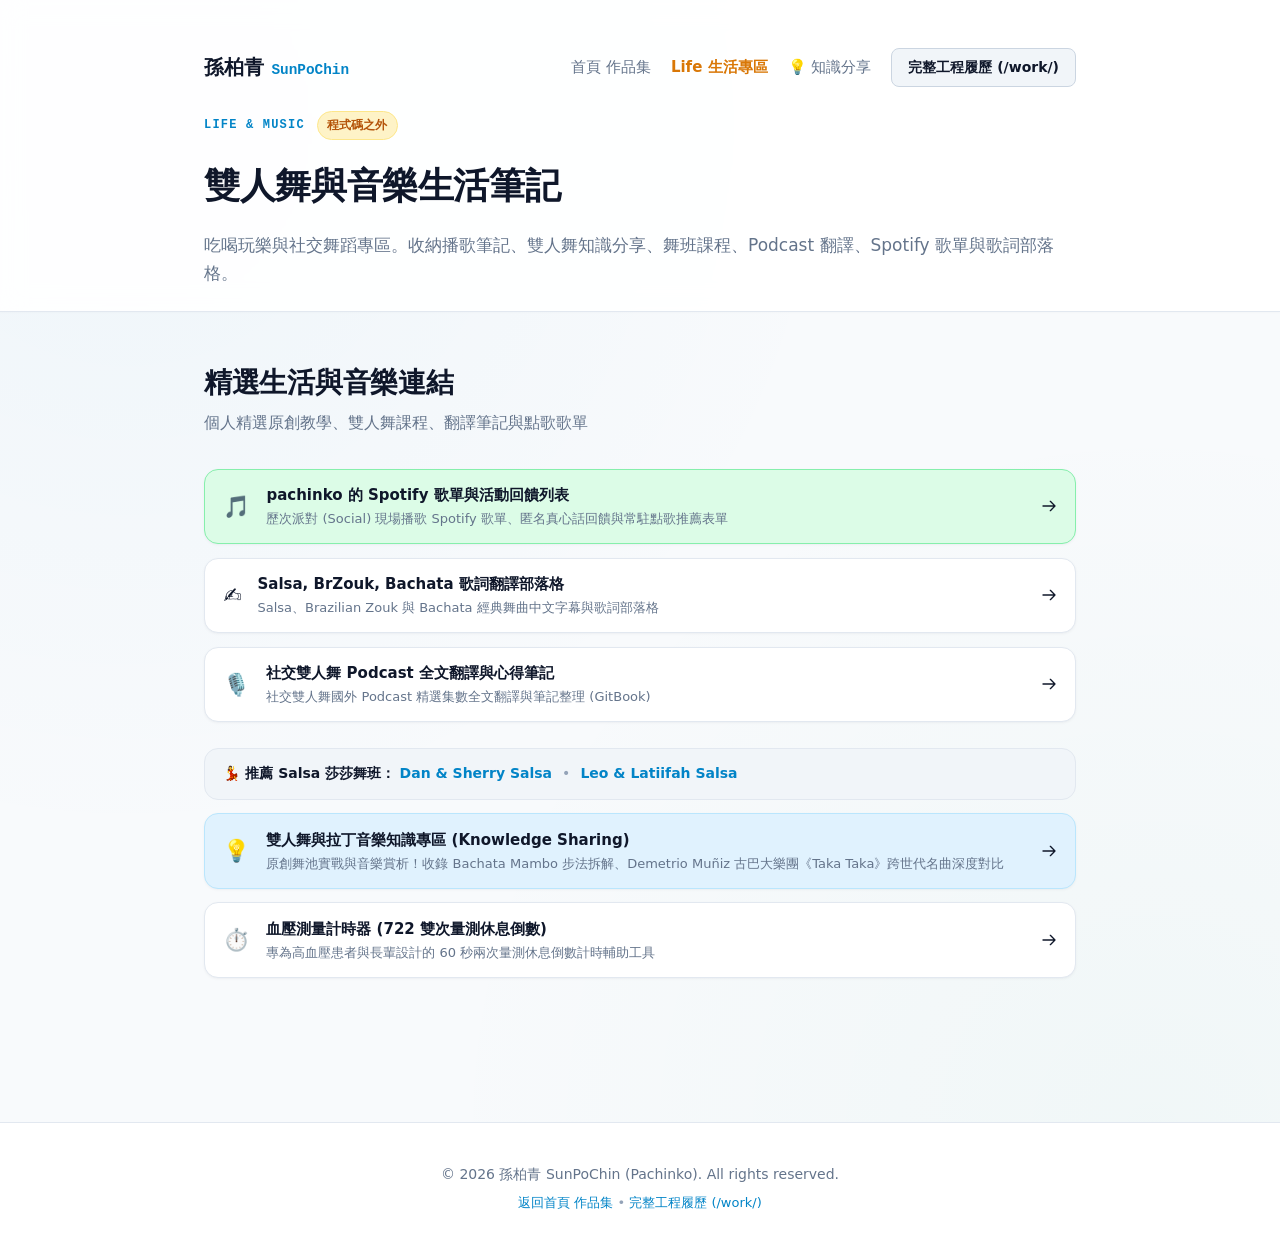
<file: life/index.html>
<!--
  檔案用途：雙人舞、音樂與生活筆記門牌頁面 (Life & Leisure Portal)
  所在層：sunpochin.github.io/life/index.html；收納社交雙人舞、知識分享、Spotify 歌單、podcast 翻譯與歌詞部落格等生活連結
  設計說明：
  1. 整合 Hallmark 出版物風格 (Editorial Warm)，以簡潔高效的連結入口為主體。
  2. 依使用者需求置頂 /life/playlist.html 播放清單與匿名回饋專頁，並依憲法保持謙遜，不使用 DJ 稱謂，提升視覺直覺度。
  3. 依序完整保留 /life/knowledge/ 知識分享專區入口、722 血壓量測計時器，以及 Dan & Sherry 與 Leo & Latiifah 舞班推薦。
-->
<!DOCTYPE html>
<html lang="zh-TW">
<head>
  <meta charset="UTF-8">
  <meta name="viewport" content="width=device-width, initial-scale=1.0">
  
  <title>SunPoChin | 雙人舞與生活筆記 (Life & Leisure)</title>
  <meta name="description" content="SunPoChin 的生活與娛樂筆記入口。包含現場播歌 (Pachinko)、雙人舞知識分享、Salsa, BrZouk, Bachata 舞班課程、Podcast 全文翻譯、Spotify 歌單與歌詞翻譯部落格。">
  <meta name="keywords" content="SunPoChin, Pachinko, Life, 雙人舞, 現場播歌, Bachata Footwork, Mambo, BrZouk, Spotify 歌單, 歌詞翻譯, Podcast 翻譯">
  <meta name="author" content="SunPoChin">
  
  <!-- 向量 SVG 門牌圖示 (使用上一層圖示) -->
  <link rel="icon" type="image/svg+xml" href="../favicon.svg">
  
  <!-- 樣式表引入 -->
  <link rel="stylesheet" href="styles.css">
</head>
<body>

  <!-- 門牌標頭區塊 Header -->
  <header class="site-header life-header">
    <div class="container">
      
      <!-- 門牌全站導覽列 Nav Bar -->
      <nav class="nav-bar" aria-label="門牌頁面導覽" style="margin-bottom: 1.5rem;">
        <a href="../" class="brand-link">
          <span class="brand-name">孫柏青</span>
          <span class="brand-title">SunPoChin</span>
        </a>
        <div class="nav-links">
          <a href="../" class="nav-link">首頁 作品集</a>
          <a href="./" class="nav-link active" style="color: var(--accent-warm); font-weight: 700;">Life 生活專區</a>
          <a href="./knowledge/" class="nav-link">💡 知識分享</a>
          <a href="../work/" class="nav-btn">完整工程履歷 (/work/)</a>
        </div>
      </nav>

      <div class="section-meta">
        <span class="meta-label">LIFE &amp; MUSIC</span>
        <span class="meta-badge-warm">程式碼之外</span>
      </div>
      <h1 class="site-title life-title" style="font-size: 2.25rem; font-weight: 800; margin-top: 0.5rem; color: var(--text-main);">雙人舞與音樂生活筆記</h1>
      <p class="site-subtitle" style="font-size: 1.0625rem; color: var(--text-muted); margin-top: 0.35rem;">吃喝玩樂與社交舞蹈專區。收納播歌筆記、雙人舞知識分享、舞班課程、Podcast 翻譯、Spotify 歌單與歌詞部落格。</p>
    </div>
  </header>

  <!-- 主要內容區域 Main Content -->
  <main class="main-content">
    <div class="container">

      <!-- 
        雙人舞與生活筆記卡片區塊
        說明「為什麼這樣做」：依憲法保持謙遜與使用者指示，不自稱 DJ，將精選生活與音樂連結作為生活專區主體，並置頂 Spotify 現場播歌與回饋專頁入口。
      -->
      <section class="section-block" aria-label="雙人舞與生活連結" style="margin-top: 0; padding-top: 0; border-top: none;">
        <div class="section-header">
          <h2 class="section-heading">精選生活與音樂連結</h2>
          <p class="section-subheading">個人精選原創教學、雙人舞課程、翻譯筆記與點歌歌單</p>
        </div>

        <div class="life-links-list">
          
          <!-- 
            精選專區: pachinko Spotify 歌單與匿名回饋專頁入口 (/life/playlist.html)
            設計原因：依使用者指示將 playlist.html 連結搬移至 /life 最上方置頂，方便剛跳完舞的舞客一進來就能迅速點擊歌單與填寫匿名真心話回饋。
          -->
          <a href="./playlist.html" class="life-link-item" style="border-color: var(--accent-emerald-border); background: var(--accent-emerald-light);">
            <div class="life-link-icon">🎵</div>
            <div class="life-link-content">
              <div class="life-link-title" style="color: var(--text-main); font-weight: 800;">pachinko 的 Spotify 歌單與活動回饋列表</div>
              <div class="life-link-desc">歷次派對 (Social) 現場播歌 Spotify 歌單、匿名真心話回饋與常駐點歌推薦表單</div>
            </div>
            <svg xmlns="http://www.w3.org/2000/svg" width="16" height="16" fill="none" viewBox="0 0 24 24" stroke="currentColor">
              <path stroke-linecap="round" stroke-linejoin="round" stroke-width="2" d="M14 5l7 7m0 0l-7 7m7-7H3" />
            </svg>
          </a>

          <!-- 連結 1: 歌詞翻譯部落格 -->
          <a href="https://salsa-br-zouk-bachata-lyrics.hashnode.dev/" target="_blank" rel="noopener noreferrer" class="life-link-item">
            <div class="life-link-icon">✍️</div>
            <div class="life-link-content">
              <div class="life-link-title">Salsa, BrZouk, Bachata 歌詞翻譯部落格</div>
              <div class="life-link-desc">Salsa、Brazilian Zouk 與 Bachata 經典舞曲中文字幕與歌詞部落格</div>
            </div>
            <svg xmlns="http://www.w3.org/2000/svg" width="16" height="16" fill="none" viewBox="0 0 24 24" stroke="currentColor">
              <path stroke-linecap="round" stroke-linejoin="round" stroke-width="2" d="M14 5l7 7m0 0l-7 7m7-7H3" />
            </svg>
          </a>

          <!-- 連結 2: 雙人舞 podcast 翻譯 -->
          <a href="https://sunpochin.gitbook.io/social-dancing-notes" target="_blank" rel="noopener noreferrer" class="life-link-item">
            <div class="life-link-icon">🎙️</div>
            <div class="life-link-content">
              <div class="life-link-title">社交雙人舞 Podcast 全文翻譯與心得筆記</div>
              <div class="life-link-desc">社交雙人舞國外 Podcast 精選集數全文翻譯與筆記整理 (GitBook)</div>
            </div>
            <svg xmlns="http://www.w3.org/2000/svg" width="16" height="16" fill="none" viewBox="0 0 24 24" stroke="currentColor">
              <path stroke-linecap="round" stroke-linejoin="round" stroke-width="2" d="M14 5l7 7m0 0l-7 7m7-7H3" />
            </svg>
          </a>

          <!-- 連結 3: Salsa 舞班專頁 (維持 Dan & Sherry 在前、Leo & Latiifah 在後) -->
          <div class="dance-classes-box">
            <span class="dance-box-label">💃 推薦 Salsa 莎莎舞班：</span>
            <a href="https://www.instagram.com/sherry_is_dancing/" target="_blank" rel="noopener noreferrer" class="inline-dance-link">Dan &amp; Sherry Salsa</a>
            <span class="dot-divider">•</span>
            <a href="https://www.instagram.com/taipeisalsa_fafa/" target="_blank" rel="noopener noreferrer" class="inline-dance-link">Leo &amp; Latiifah Salsa</a>
          </div>

          <!-- 精選專區: 雙人舞與拉丁音樂知識分享專區 (/life/knowledge/) -->
          <!-- 說明「為什麼這樣做」：以精緻微藍底色突顯原創知識專區，符合全站 Clean Editorial Slate 色彩體系 -->
          <a href="./knowledge/" class="life-link-item" style="border-color: var(--accent-primary-border); background: var(--accent-primary-light);">
            <div class="life-link-icon">💡</div>
            <div class="life-link-content">
              <div class="life-link-title" style="color: var(--text-main); font-weight: 800;">雙人舞與拉丁音樂知識專區 (Knowledge Sharing)</div>
              <div class="life-link-desc">原創舞池實戰與音樂賞析！收錄 Bachata Mambo 步法拆解、Demetrio Muñiz 古巴大樂團《Taka Taka》跨世代名曲深度對比</div>
            </div>
            <svg xmlns="http://www.w3.org/2000/svg" width="16" height="16" fill="none" viewBox="0 0 24 24" stroke="currentColor">
              <path stroke-linecap="round" stroke-linejoin="round" stroke-width="2" d="M14 5l7 7m0 0l-7 7m7-7H3" />
            </svg>
          </a>

          <!-- 工具: 血壓測量計時器 -->
          <a href="./blood-pressure.html" class="life-link-item">
            <div class="life-link-icon">⏱️</div>
            <div class="life-link-content">
              <div class="life-link-title">血壓測量計時器 (722 雙次量測休息倒數)</div>
              <div class="life-link-desc">專為高血壓患者與長輩設計的 60 秒兩次量測休息倒數計時輔助工具</div>
            </div>
            <svg xmlns="http://www.w3.org/2000/svg" width="16" height="16" fill="none" viewBox="0 0 24 24" stroke="currentColor">
              <path stroke-linecap="round" stroke-linejoin="round" stroke-width="2" d="M14 5l7 7m0 0l-7 7m7-7H3" />
            </svg>
          </a>

        </div>
      </section>

    </div>
  </main>

  <!-- 頁尾 Footer -->
  <footer class="site-footer">
    <div class="container">
      <div class="footer-content">
        <p>&copy; <span id="year">2026</span> 孫柏青 SunPoChin (Pachinko). All rights reserved.</p>
        <p class="footer-subtext"><a href="../" style="color: var(--accent-primary); text-decoration: none;">返回首頁 作品集</a> &bull; <a href="../work/" style="color: var(--accent-primary); text-decoration: none;">完整工程履歷 (/work/)</a></p>
      </div>
    </div>
  </footer>

  <script>
    document.addEventListener('DOMContentLoaded', () => {
      const yearEl = document.getElementById('year');
      if (yearEl) yearEl.textContent = new Date().getFullYear();
    });
  </script>
</body>
</html>
</file>
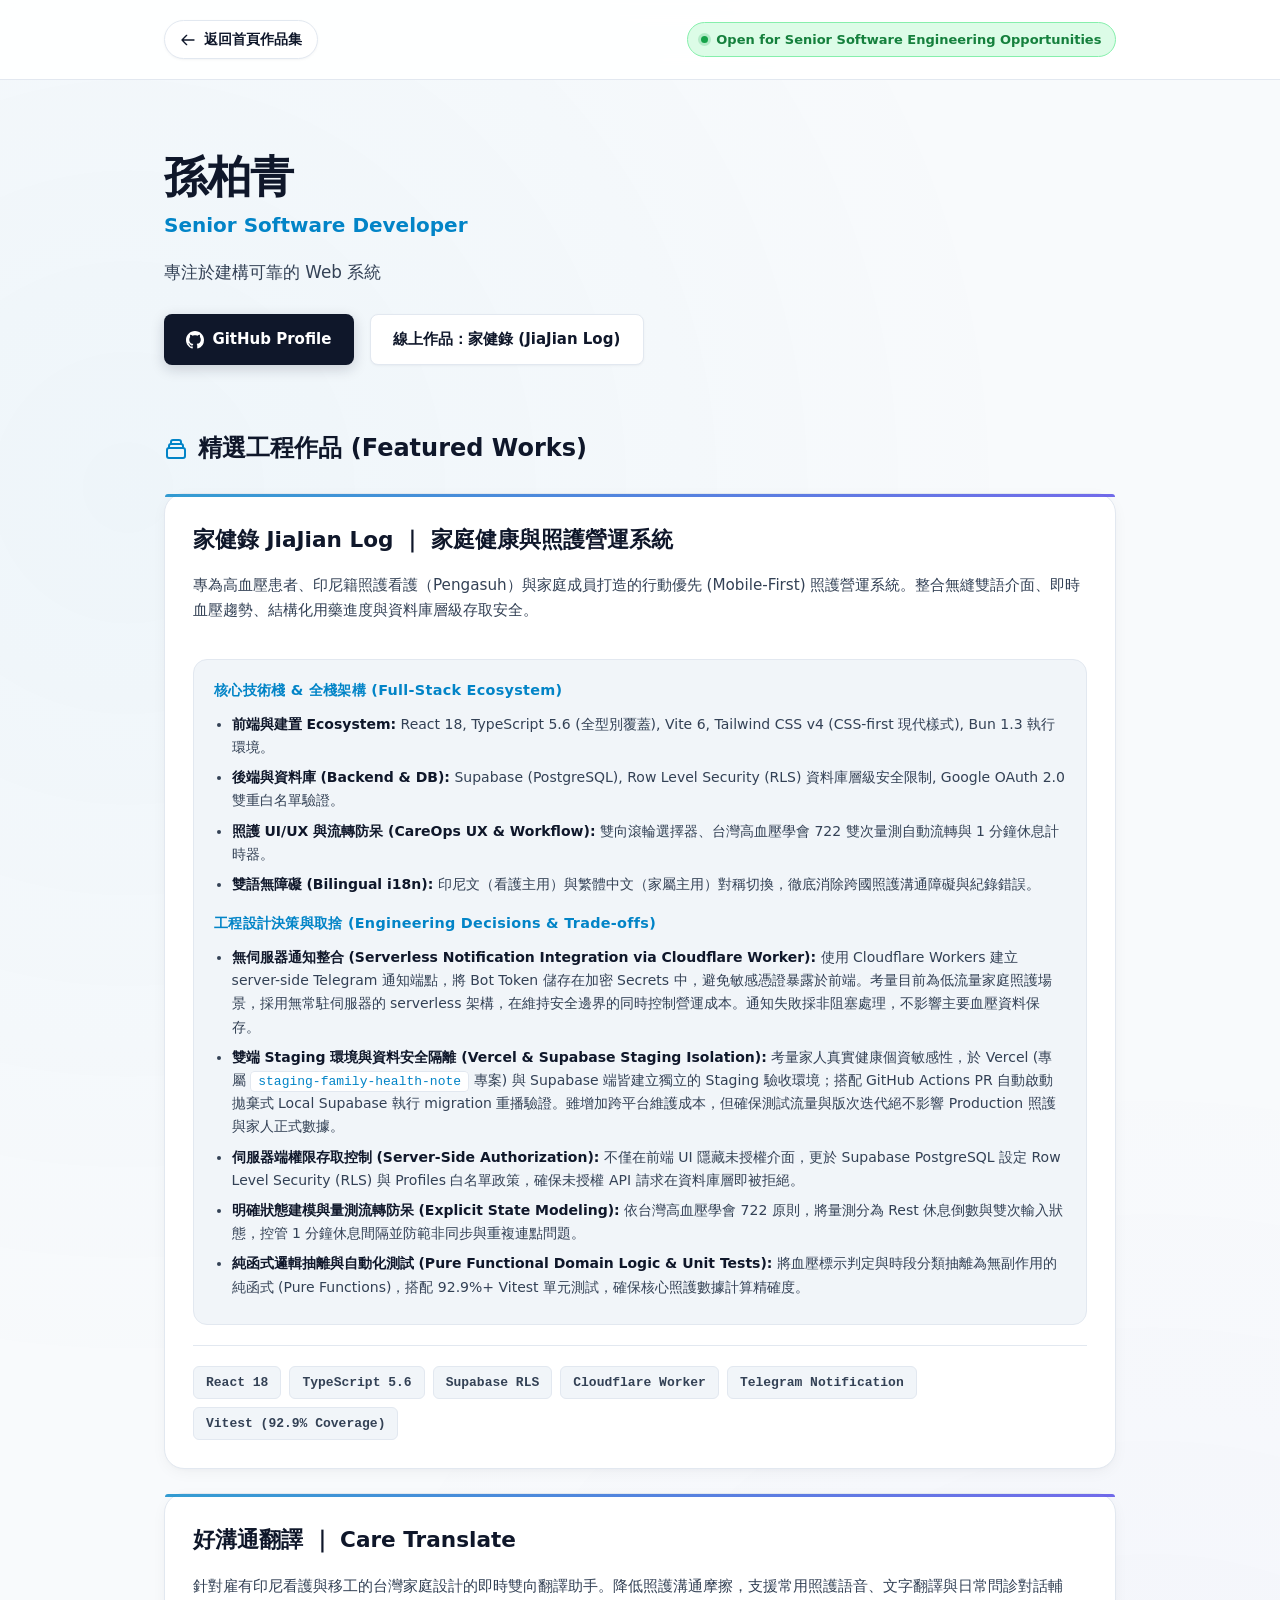
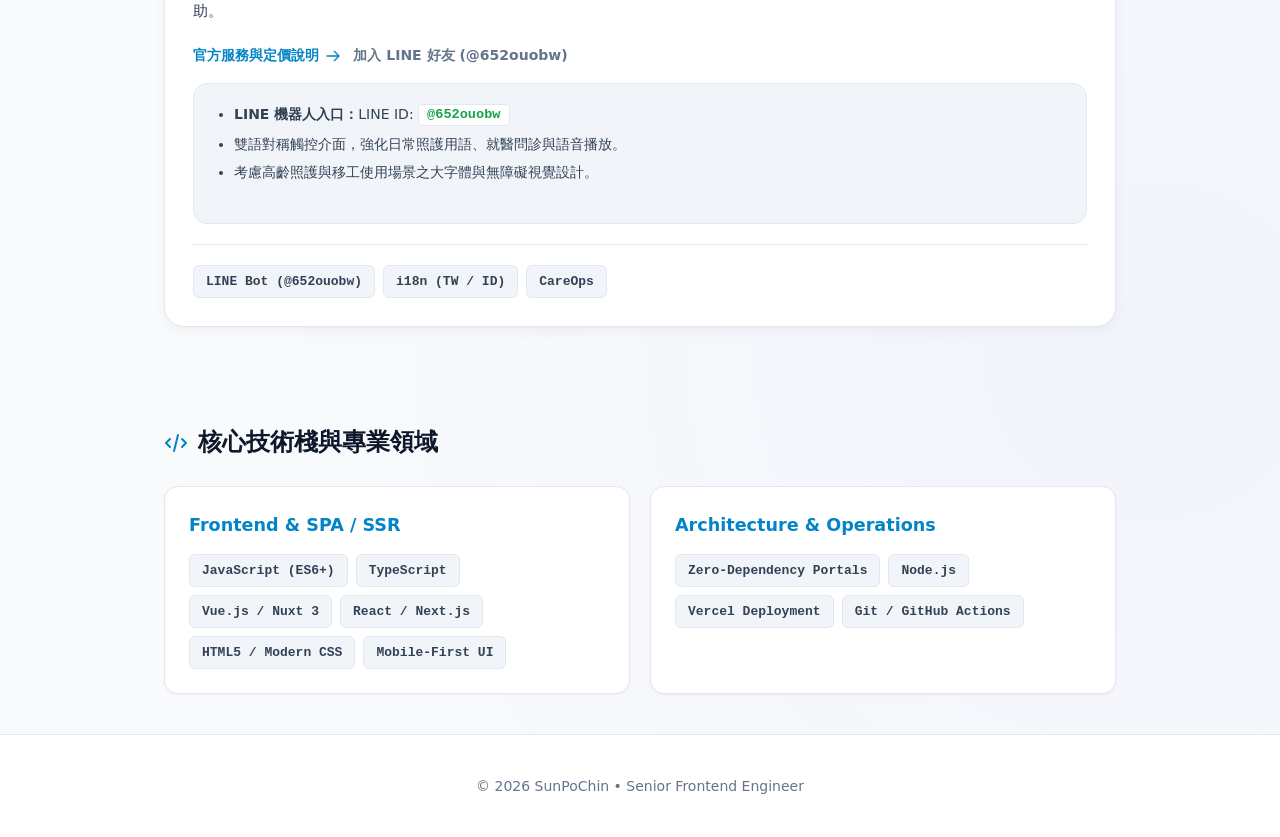
<file: work/index.html>
<!--
檔案用途：求職作品集與工程履歷頁面 (Work & Engineering Portfolio)
所在層：sunpochin.github.io/work/index.html；為資深前端工程師與架構作品展示頁
主要關聯：連結至家健錄 (JiaJian Log) 線上展示網址、展示全棧技術棧與架構設計細節
-->
<!DOCTYPE html>
<html lang="zh-TW">
<head>
  <meta charset="UTF-8">
  <meta name="viewport" content="width=device-width, initial-scale=1.0">
  
  <!-- 
    搜尋引擎索引控制：
    指示搜尋引擎不要索引此求職/作品頁面，保持服務首頁與求職履歷分離，
    同時維持公開網址供面試官與獵頭直接存取。
  -->
  <meta name="robots" content="noindex, nofollow">
  
  <title>孫柏青 | 資深前端工程師與作品集 (Engineering & Work)</title>
  <meta name="description" content="SunPoChin 的前端工程、系統架構與專案作品展示。專注於高效能 Web 應用、家庭照護營運系統與無依賴輕量架構。">
  <meta name="author" content="SunPoChin">
  
  <!-- 向量 SVG 門牌圖示 (使用上一層圖示) -->
  <link rel="icon" type="image/svg+xml" href="../favicon.svg">
  
  <!-- 樣式表引入 -->
  <link rel="stylesheet" href="styles.css">
</head>
<body>

  <!-- Header 導覽區：提供全站統一導覽列 -->
  <header class="work-header">
    <div class="container">
      <nav class="nav-bar" aria-label="履歷頁面導覽">
        <a href="../" class="home-link">
          <svg xmlns="http://www.w3.org/2000/svg" width="18" height="18" fill="none" viewBox="0 0 24 24" stroke="currentColor">
            <path stroke-linecap="round" stroke-linejoin="round" stroke-width="2" d="M10 19l-7-7m0 0l7-7m-7 7h18" />
          </svg>
          <span>返回首頁作品集</span>
        </a>
        <div class="status-indicator">
          <span class="status-dot"></span>
          <span>Open for Senior Software Engineering Opportunities</span>
        </div>
      </nav>
    </div>
  </header>

  <main>
    <!-- Hero 個人品牌與簡介區塊 -->
    <section class="hero-section">
      <div class="container">
        <div class="hero-title-group">
          <h1 class="hero-name">孫柏青</h1>
          <p class="hero-subtitle">Senior Software Developer</p>
        </div>
        <p class="hero-bio">
          專注於建構可靠的 Web 系統
        </p>
        <div class="hero-links">
          <a href="https://github.com/sunpochin" target="_blank" rel="noopener noreferrer" class="btn-hero btn-primary">
            <svg xmlns="http://www.w3.org/2000/svg" width="18" height="18" fill="currentColor" viewBox="0 0 24 24">
              <path d="M12 0C5.37 0 0 5.37 0 12c0 5.31 3.435 9.795 8.205 11.385.6.105.825-.255.825-.57 0-.285-.015-1.23-.015-2.235-3.015.555-3.795-.735-4.035-1.41-.135-.345-.72-1.41-1.23-1.695-.42-.225-1.02-.78-.015-.795.945-.015 1.62.87 1.845 1.23 1.08 1.815 2.805 1.305 3.495.99.105-.78.42-1.305.765-1.605-2.67-.3-5.46-1.335-5.46-5.925 0-1.305.465-2.385 1.23-3.225-.12-.3-.54-1.53.12-3.18 0 0 1.005-.315 3.3 1.23.96-.27 1.98-.405 3-.405s2.04.135 3 .405c2.295-1.56 3.3-1.23 3.3-1.23.66 1.65.24 2.88.12 3.18.765.84 1.23 1.905 1.23 3.225 0 4.605-2.805 5.625-5.475 5.925.435.375.81 1.095.81 2.22 0 1.605-.015 2.895-.015 3.3 0 .315.225.69.825.57A12.02 12.02 0 0024 12c0-6.63-5.37-12-12-12z"/>
            </svg>
            <span>GitHub Profile</span>
          </a>
          <!-- 作品集外連：更新線上系統展示連結為 family-health-note.vercel.app，保持一致 -->
          <a href="https://family-health-note.vercel.app" target="_blank" rel="noopener noreferrer" class="btn-hero btn-secondary">
            <span>線上作品：家健錄 (JiaJian Log)</span>
          </a>
        </div>
      </div>
    </section>

    <!-- 代表作品與專案經歷 Featured Projects -->
    <section class="projects-section">
      <div class="container">
        <h2 class="section-title">
          <svg xmlns="http://www.w3.org/2000/svg" fill="none" viewBox="0 0 24 24" stroke="currentColor">
            <path stroke-linecap="round" stroke-linejoin="round" stroke-width="2" d="M19 11H5m14 0a2 2 0 012 2v6a2 2 0 01-2 2H5a2 2 0 01-2-2v-6a2 2 0 012-2m14 0V9a2 2 0 00-2-2M5 11V9a2 2 0 012-2m0 0V5a2 2 0 012-2h6a2 2 0 012 2v2M7 7h10" />
          </svg>
          <span>精選工程作品 (Featured Works)</span>
        </h2>
        <div class="projects-grid">

          <!-- 
            作品 1: 家健錄 JiaJian Log (家庭健康與照護紀錄系統)
            說明「為什麼這樣做」：提供求職面試官極度詳細的全棧技術細節、軟體工程原則 (SSOT, Defense in Depth, FSM) 與 CI/CD 機制展演。
          -->
          <article class="project-card">
            <div class="project-header">
              <h3 class="project-title">家健錄 JiaJian Log ｜ 家庭健康與照護營運系統</h3>
            </div>
            <p class="project-desc">
              專為高血壓患者、印尼籍照護看護（Pengasuh）與家庭成員打造的行動優先 (Mobile-First) 照護營運系統。整合無縫雙語介面、即時血壓趨勢、結構化用藥進度與資料庫層級存取安全。
            </p>
            
            <div class="tech-stack-details">
              <h4 class="tech-stack-title">核心技術棧 &amp; 全棧架構 (Full-Stack Ecosystem)</h4>
              <ul class="tech-stack-list">
                <li><strong>前端與建置 Ecosystem:</strong> React 18, TypeScript 5.6 (全型別覆蓋), Vite 6, Tailwind CSS v4 (CSS-first 現代樣式), Bun 1.3 執行環境。</li>
                <li><strong>後端與資料庫 (Backend &amp; DB):</strong> Supabase (PostgreSQL), Row Level Security (RLS) 資料庫層級安全限制, Google OAuth 2.0 雙重白名單驗證。</li>
                <li><strong>照護 UI/UX 與流轉防呆 (CareOps UX &amp; Workflow):</strong> 雙向滾輪選擇器、台灣高血壓學會 722 雙次量測自動流轉與 1 分鐘休息計時器。</li>
                <li><strong>雙語無障礙 (Bilingual i18n):</strong> 印尼文（看護主用）與繁體中文（家屬主用）對稱切換，徹底消除跨國照護溝通障礙與紀錄錯誤。</li>
              </ul>

              <h4 class="tech-stack-title" style="margin-top: 1rem;">工程設計決策與取捨 (Engineering Decisions &amp; Trade-offs)</h4>
              <ul class="tech-stack-list">
                <li><strong>無伺服器通知整合 (Serverless Notification Integration via Cloudflare Worker):</strong> 使用 Cloudflare Workers 建立 server-side Telegram 通知端點，將 Bot Token 儲存在加密 Secrets 中，避免敏感憑證暴露於前端。考量目前為低流量家庭照護場景，採用無常駐伺服器的 serverless 架構，在維持安全邊界的同時控制營運成本。通知失敗採非阻塞處理，不影響主要血壓資料保存。</li>
                <!-- Staging 環境命名同步更新為 staging-family-health-note，維持專案命名一致性 -->
                <li><strong>雙端 Staging 環境與資料安全隔離 (Vercel &amp; Supabase Staging Isolation):</strong> 考量家人真實健康個資敏感性，於 Vercel (專屬 <code>staging-family-health-note</code> 專案) 與 Supabase 端皆建立獨立的 Staging 驗收環境；搭配 GitHub Actions PR 自動啟動拋棄式 Local Supabase 執行 migration 重播驗證。雖增加跨平台維護成本，但確保測試流量與版次迭代絕不影響 Production 照護與家人正式數據。</li>
                <li><strong>伺服器端權限存取控制 (Server-Side Authorization):</strong> 不僅在前端 UI 隱藏未授權介面，更於 Supabase PostgreSQL 設定 Row Level Security (RLS) 與 Profiles 白名單政策，確保未授權 API 請求在資料庫層即被拒絕。</li>
                <li><strong>明確狀態建模與量測流轉防呆 (Explicit State Modeling):</strong> 依台灣高血壓學會 722 原則，將量測分為 Rest 休息倒數與雙次輸入狀態，控管 1 分鐘休息間隔並防範非同步與重複連點問題。</li>
                <li><strong>純函式邏輯抽離與自動化測試 (Pure Functional Domain Logic &amp; Unit Tests):</strong> 將血壓標示判定與時段分類抽離為無副作用的純函式 (Pure Functions)，搭配 92.9%+ Vitest 單元測試，確保核心照護數據計算精確度。</li>
              </ul>
            </div>

            <div class="project-footer">
              <div class="tag-cloud">
                <span class="tag">React 18</span>
                <span class="tag">TypeScript 5.6</span>
                <span class="tag">Supabase RLS</span>
                <span class="tag">Cloudflare Worker</span>
                <span class="tag">Telegram Notification</span>
                <span class="tag">Vitest (92.9% Coverage)</span>
              </div>
            </div>
          </article>

          <!-- 
            作品 2: 好溝通翻譯 Care Translate (台印雙向即時翻譯助手)
            說明「為什麼這樣做」：依使用者指示展示 Care Ops 旗艦翻譯助手 LINE Bot，標明 LINE ID: @652ouobw。
          -->
          <article class="project-card">
            <div class="project-header">
              <h3 class="project-title">好溝通翻譯 ｜ Care Translate</h3>
            </div>
            <p class="project-desc">
              針對雇有印尼看護與移工的台灣家庭設計的即時雙向翻譯助手。降低照護溝通摩擦，支援常用照護語音、文字翻譯與日常問診對話輔助。
            </p>
              <!-- 
                提供公開服務條款與藍新定價說明頁面 (/care-translate/) 連結，
                方便求職檢閱系統完整度，並作為第三方金流特店審核驗證入口。
              -->
              <div style="display: flex; gap: 0.75rem; flex-wrap: wrap;">
                <a href="../care-translate/" class="project-link">
                  <span>官方服務與定價說明</span>
                  <svg xmlns="http://www.w3.org/2000/svg" fill="none" viewBox="0 0 24 24" stroke="currentColor">
                    <path stroke-linecap="round" stroke-linejoin="round" stroke-width="2" d="M14 5l7 7m0 0l-7 7m7-7H3" />
                  </svg>
                </a>
                <a href="https://line.me/R/ti/p/@652ouobw" target="_blank" rel="noopener noreferrer" class="project-link" style="color: var(--text-muted);">
                  <span>加入 LINE 好友 (@652ouobw)</span>
                </a>
              </div>

            <div class="tech-stack-details">

              <ul class="project-highlights">
                <li><strong>LINE 機器人入口：</strong>LINE ID: <code style="background: var(--bg-card); padding: 0.15rem 0.5rem; border-radius: 4px; border: 1px solid var(--card-border); color: #16a34a; font-family: var(--font-mono); font-size: 0.85rem; font-weight: 700;">@652ouobw</code></li>
                <li>雙語對稱觸控介面，強化日常照護用語、就醫問診與語音播放。</li>
                <li>考慮高齡照護與移工使用場景之大字體與無障礙視覺設計。</li>
              </ul>
            </div>
            <div class="project-footer">
              <div class="tag-cloud">
                <span class="tag">LINE Bot (@652ouobw)</span>
                <span class="tag">i18n (TW / ID)</span>
                <span class="tag">CareOps</span>
              </div>
            </div>
          </article>

        </div>
      </div>
    </section>
    <!-- 核心能力與技術棧 Core Competencies -->
    <section class="skills-section">
      <div class="container">
        <h2 class="section-title">
          <svg xmlns="http://www.w3.org/2000/svg" fill="none" viewBox="0 0 24 24" stroke="currentColor">
            <path stroke-linecap="round" stroke-linejoin="round" stroke-width="2" d="M10 20l4-16m4 4l4 4-4 4M6 16l-4-4 4-4" />
          </svg>
          <span>核心技術棧與專業領域</span>
        </h2>
        <div class="skills-grid">
          
          <div class="skill-card">
            <h3 class="skill-category">Frontend & SPA / SSR</h3>
            <div class="tag-cloud">
              <span class="tag">JavaScript (ES6+)</span>
              <span class="tag">TypeScript</span>
              <span class="tag">Vue.js / Nuxt 3</span>
              <span class="tag">React / Next.js</span>
              <span class="tag">HTML5 / Modern CSS</span>
              <span class="tag">Mobile-First UI</span>
            </div>
          </div>

          <div class="skill-card">
            <h3 class="skill-category">Architecture & Operations</h3>
            <div class="tag-cloud">
              <span class="tag">Zero-Dependency Portals</span>
              <span class="tag">Node.js</span>
              <span class="tag">Vercel Deployment</span>
              <span class="tag">Git / GitHub Actions</span>
            </div>
          </div>

        </div>
      </div>
    </section>


  </main>

  <footer class="work-footer">
    <div class="container">
      <p>&copy; <span id="year">2026</span> SunPoChin &bull; Senior Frontend Engineer</p>
    </div>
  </footer>

  <script>
    document.addEventListener('DOMContentLoaded', () => {
      const yearEl = document.getElementById('year');
      if (yearEl) yearEl.textContent = new Date().getFullYear();
    });
  </script>
</body>
</html>
</file>
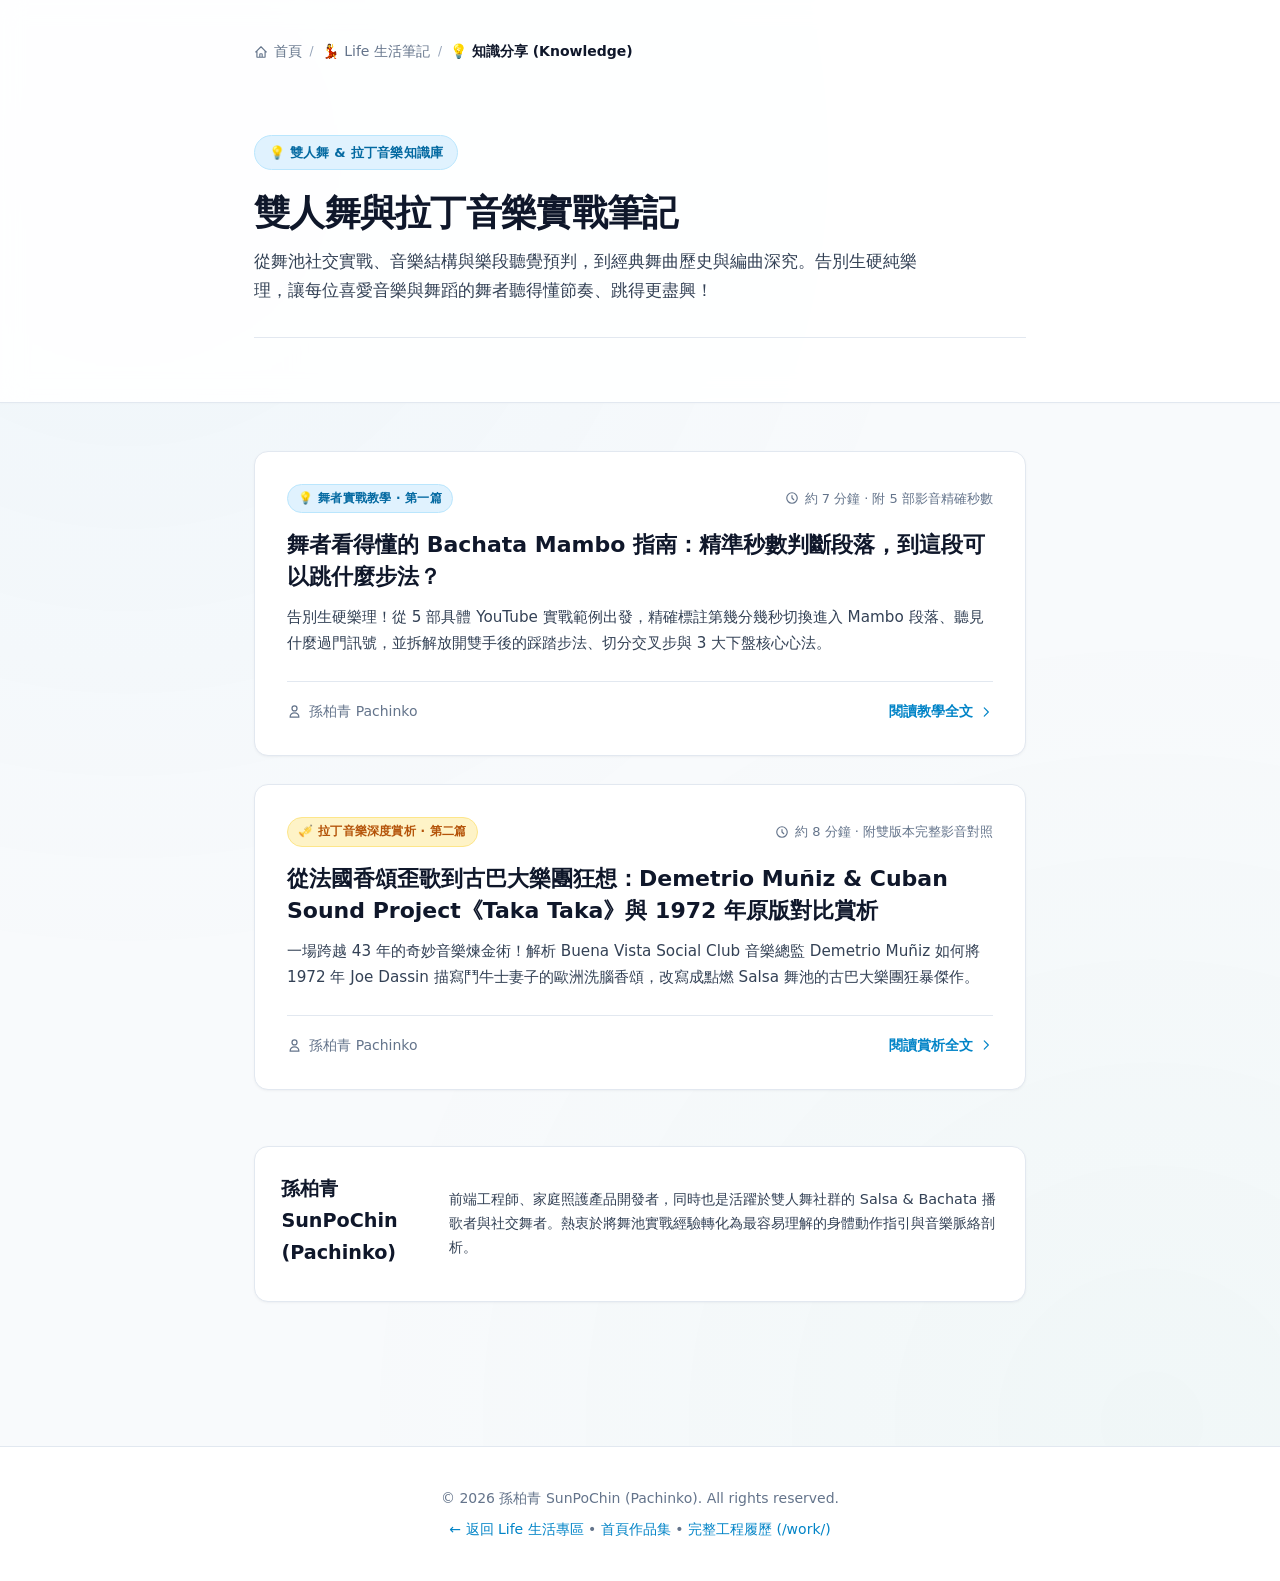
<file: life/knowledge/index.html>
<!--
  檔案用途：雙人舞與拉丁音樂知識專區總覽首頁 (Knowledge Sharing Hub Index)
  所在層：sunpochin.github.io/life/knowledge/index.html
  設計決策說明：
  1. 依使用者需求架構轉型：由單一文章改為知識文章總覽索引頁，提供獨立文章卡片與清晰導覽。
  2. 收錄第一篇《Bachata Mambo 舞者指南》與第二篇《Demetrio Muñiz Taka Taka 深度音樂對比》。
  3. 卡片包含分類標籤、閱讀時間、摘要、作者資訊與懸停微動效，強化點擊期待感。
-->
<!DOCTYPE html>
<html lang="zh-TW">
<head>
  <meta charset="UTF-8">
  <meta name="viewport" content="width=device-width, initial-scale=1.0">
  
  <title>雙人舞與拉丁音樂知識專區 | SunPoChin 知識分享 (Knowledge)</title>
  <meta name="description" content="孫柏青 Pachinko 的雙人舞與拉丁音樂知識庫！收錄 Bachata Mambo 段聽覺判斷與 Footwork 步法拆解、古巴大樂團《Taka Taka》跨世代名曲深度對比等原創實戰指南。">
  <meta name="keywords" content="雙人舞, 拉丁音樂, Bachata, Salsa, Mambo, Demetrio Muñiz, Cuban Sound Project, 社交舞, 孫柏青, Pachinko">
  <meta name="author" content="孫柏青 SunPoChin (Pachinko)">
  
  <!-- Open Graph 社群卡片設定 -->
  <meta property="og:type" content="website">
  <meta property="og:url" content="https://sunpochin.github.io/life/knowledge/">
  <meta property="og:title" content="雙人舞與拉丁音樂知識專區 | SunPoChin 知識分享">
  <meta property="og:description" content="孫柏青 Pachinko 的原創雙人舞與拉丁音樂知識庫！收錄舞者實戰教學、音樂結構辨識與經典舞曲深度對比。">
  
  <!-- 向量 SVG 門牌圖示 -->
  <link rel="icon" type="image/svg+xml" href="../../favicon.svg">
  
  <!-- 引入專區樣式表 -->
  <link rel="stylesheet" href="styles.css">
</head>
<body>

  <!-- 門牌標頭區塊 Header -->
  <header class="site-header" style="padding: 2.5rem 0 1.25rem;">
    <div class="article-container">
      
      <!-- 麵包屑導覽 -->
      <nav class="breadcrumb-nav" aria-label="路徑導覽">
        <a href="../../" class="breadcrumb-link">
          <svg xmlns="http://www.w3.org/2000/svg" width="14" height="14" fill="none" viewBox="0 0 24 24" stroke="currentColor">
            <path stroke-linecap="round" stroke-linejoin="round" stroke-width="2" d="M3 12l2-2m0 0l7-7 7 7M5 10v10a1 1 0 001 1h3m10-11l2 2m-2-2v10a1 1 0 01-1 1h-3m-6 0a1 1 0 001-1v-4a1 1 0 011-1h2a1 1 0 011 1v4a1 1 0 001 1m-6 0h6" />
          </svg>
          首頁
        </a>
        <span class="breadcrumb-separator">/</span>
        <a href="../" class="breadcrumb-link">
          <span aria-hidden="true">💃</span> Life 生活筆記
        </a>
        <span class="breadcrumb-separator">/</span>
        <span class="breadcrumb-current">💡 知識分享 (Knowledge)</span>
      </nav>

      <!-- 專區頂部 Hero 介紹 -->
      <div class="hub-header">
        <div class="hub-badge">
          <span>💡 雙人舞 &amp; 拉丁音樂知識庫</span>
        </div>
        <h1 class="hub-title">雙人舞與拉丁音樂實戰筆記</h1>
        <p class="hub-subtitle">
          從舞池社交實戰、音樂結構與樂段聽覺預判，到經典舞曲歷史與編曲深究。告別生硬純樂理，讓每位喜愛音樂與舞蹈的舞者聽得懂節奏、跳得更盡興！
        </p>
      </div>

    </div>
  </header>

  <!-- 主要文章列表內容 Main Content -->
  <main class="main-content">
    <div class="article-container">

      <!-- 文章卡片網格 -->
      <div class="articles-grid">

        <!-- 卡片 1: Bachata Mambo 步法教學 -->
        <a href="./bachata-mambo.html" class="article-card">
          <div class="card-top-meta">
            <span class="card-tag-pill bachata">💡 舞者實戰教學 · 第一篇</span>
            <span class="card-read-time">
              <svg xmlns="http://www.w3.org/2000/svg" width="14" height="14" fill="none" viewBox="0 0 24 24" stroke="currentColor">
                <path stroke-linecap="round" stroke-linejoin="round" stroke-width="2" d="M12 8v4l3 3m6-3a9 9 0 11-18 0 9 9 0 0118 0z" />
              </svg>
              約 7 分鐘 · 附 5 部影音精確秒數
            </span>
          </div>
          
          <h2 class="card-title">舞者看得懂的 Bachata Mambo 指南：精準秒數判斷段落，到這段可以跳什麼步法？</h2>
          
          <p class="card-desc">
            告別生硬樂理！從 5 部具體 YouTube 實戰範例出發，精確標註第幾分幾秒切換進入 Mambo 段落、聽見什麼過門訊號，並拆解放開雙手後的踩踏步法、切分交叉步與 3 大下盤核心心法。
          </p>

          <div class="card-footer-meta">
            <div class="card-author-info">
              <svg xmlns="http://www.w3.org/2000/svg" width="15" height="15" fill="none" viewBox="0 0 24 24" stroke="currentColor">
                <path stroke-linecap="round" stroke-linejoin="round" stroke-width="2" d="M16 7a4 4 0 11-8 0 4 4 0 018 0zM12 14a7 7 0 00-7 7h14a7 7 0 00-7-7z" />
              </svg>
              <span>孫柏青 Pachinko</span>
            </div>
            <div class="card-action-hint">
              <span>閱讀教學全文</span>
              <svg xmlns="http://www.w3.org/2000/svg" width="14" height="14" fill="none" viewBox="0 0 24 24" stroke="currentColor">
                <path stroke-linecap="round" stroke-linejoin="round" stroke-width="2" d="M9 5l7 7-7 7" />
              </svg>
            </div>
          </div>
        </a>

        <!-- 卡片 2: Demetrio Muñiz & Cuban Sound Project《Taka Taka》-->
        <a href="./cuban-sound-project-taka-taka.html" class="article-card">
          <div class="card-top-meta">
            <span class="card-tag-pill cuban">🎺 拉丁音樂深度賞析 · 第二篇</span>
            <span class="card-read-time">
              <svg xmlns="http://www.w3.org/2000/svg" width="14" height="14" fill="none" viewBox="0 0 24 24" stroke="currentColor">
                <path stroke-linecap="round" stroke-linejoin="round" stroke-width="2" d="M12 8v4l3 3m6-3a9 9 0 11-18 0 9 9 0 0118 0z" />
              </svg>
              約 8 分鐘 · 附雙版本完整影音對照
            </span>
          </div>
          
          <h2 class="card-title">從法國香頌歪歌到古巴大樂團狂想：Demetrio Muñiz &amp; Cuban Sound Project《Taka Taka》與 1972 年原版對比賞析</h2>
          
          <p class="card-desc">
            一場跨越 43 年的奇妙音樂煉金術！解析 Buena Vista Social Club 音樂總監 Demetrio Muñiz 如何將 1972 年 Joe Dassin 描寫鬥牛士妻子的歐洲洗腦香頌，改寫成點燃 Salsa 舞池的古巴大樂團狂暴傑作。
          </p>

          <div class="card-footer-meta">
            <div class="card-author-info">
              <svg xmlns="http://www.w3.org/2000/svg" width="15" height="15" fill="none" viewBox="0 0 24 24" stroke="currentColor">
                <path stroke-linecap="round" stroke-linejoin="round" stroke-width="2" d="M16 7a4 4 0 11-8 0 4 4 0 018 0zM12 14a7 7 0 00-7 7h14a7 7 0 00-7-7z" />
              </svg>
              <span>孫柏青 Pachinko</span>
            </div>
            <div class="card-action-hint">
              <span>閱讀賞析全文</span>
              <svg xmlns="http://www.w3.org/2000/svg" width="14" height="14" fill="none" viewBox="0 0 24 24" stroke="currentColor">
                <path stroke-linecap="round" stroke-linejoin="round" stroke-width="2" d="M9 5l7 7-7 7" />
              </svg>
            </div>
          </div>
        </a>

      </div>

      <!-- 撰寫者簡介卡片 -->
      <div class="author-box">
        <div class="author-name" style="font-size: 1.2rem;">孫柏青 SunPoChin (Pachinko)</div>
        <div class="author-bio">
          <!-- 依憲法保持謙遜規範，改以播歌者與社交舞者自稱 -->
          前端工程師、家庭照護產品開發者，同時也是活躍於雙人舞社群的 Salsa &amp; Bachata 播歌者與社交舞者。熱衷於將舞池實戰經驗轉化為最容易理解的身體動作指引與音樂脈絡剖析。
        </div>
      </div>

    </div>
  </main>

  <!-- 頁尾 Footer -->
  <footer class="site-footer" style="margin-top: 4rem;">
    <div class="article-container">
      <div class="footer-content" style="text-align: center;">
        <p>&copy; <span id="year">2026</span> 孫柏青 SunPoChin (Pachinko). All rights reserved.</p>
        <p style="margin-top: 0.5rem; font-size: 0.875rem; color: var(--text-muted);">
          <a href="../" style="color: var(--accent-primary, #38bdf8); text-decoration: none;">← 返回 Life 生活專區</a>
          &bull; 
          <a href="../../" style="color: var(--accent-primary, #38bdf8); text-decoration: none;">首頁作品集</a>
          &bull; 
          <a href="../../work/" style="color: var(--accent-primary, #38bdf8); text-decoration: none;">完整工程履歷 (/work/)</a>
        </p>
      </div>
    </div>
  </footer>

  <!-- 原生 Vanilla JS 動態年份更新 -->
  <script>
    document.addEventListener('DOMContentLoaded', () => {
      const yearEl = document.getElementById('year');
      if (yearEl) yearEl.textContent = new Date().getFullYear();
    });
  </script>
</body>
</html>
</file>
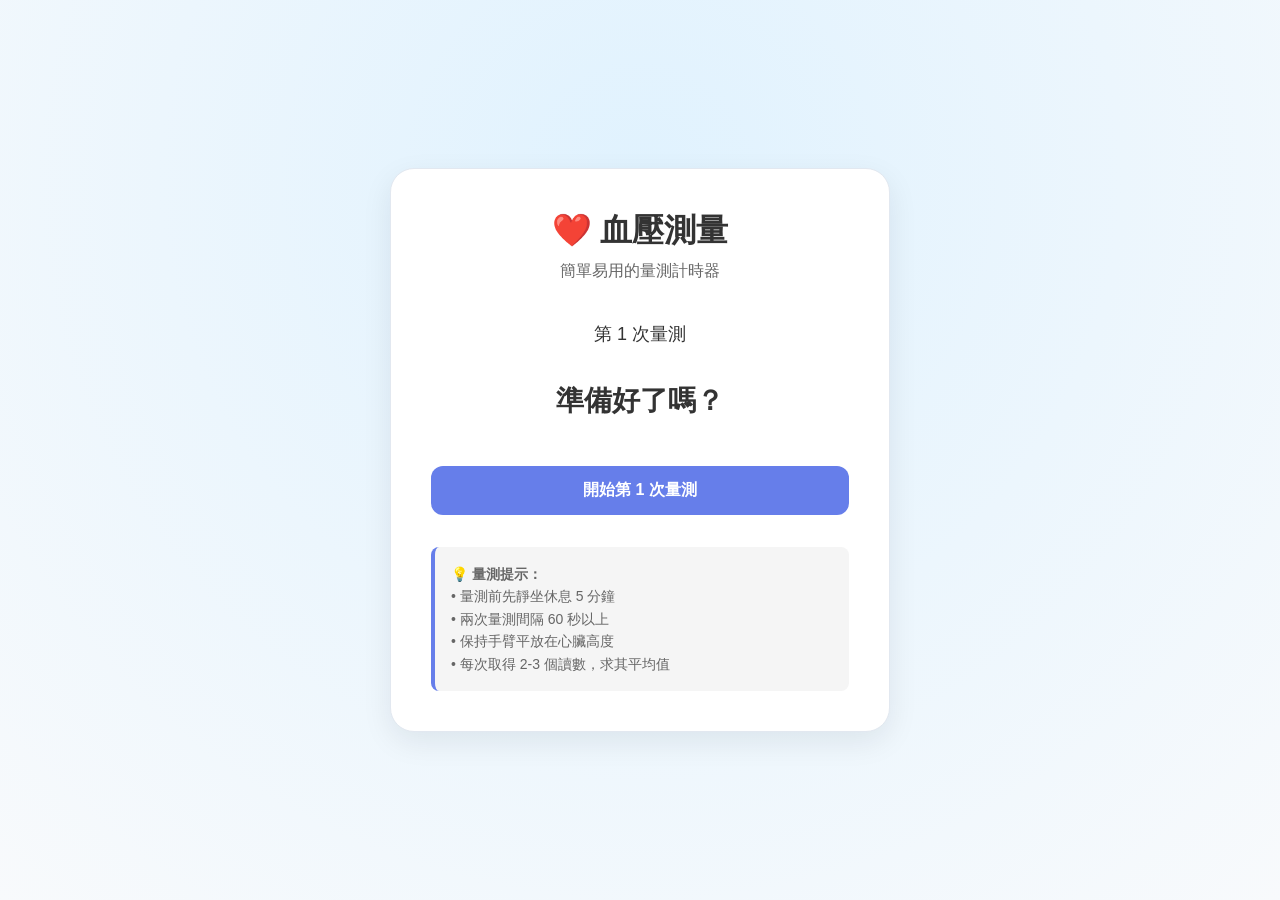
<file: life/blood-pressure.html>
<!DOCTYPE html>
<html lang="zh-TW">
<head>
  <meta charset="UTF-8">
  <meta name="viewport" content="width=device-width, initial-scale=1.0">
  <title>血壓測量計時器 | SunPoChin</title>
  <meta name="description" content="簡單易用的血壓測量計時器，幫助你正確進行兩次血壓量測。">
  <style>
    * {
      margin: 0;
      padding: 0;
      box-sizing: border-box;
    }

    body {
      font-family: -apple-system, BlinkMacSystemFont, 'Segoe UI', 'Microsoft JhengHei', sans-serif;
      background: radial-gradient(circle at 50% 20%, #e0f2fe 0%, #f8fafc 100%);
      min-height: 100vh;
      display: flex;
      align-items: center;
      justify-content: center;
      padding: 20px;
    }

    .container {
      background: white;
      border-radius: 24px;
      padding: 40px;
      max-width: 500px;
      width: 100%;
      border: 1px solid #e2e8f0;
      box-shadow: 0 10px 30px rgba(15, 23, 42, 0.08);
    }

    .header {
      text-align: center;
      margin-bottom: 40px;
    }

    .header h1 {
      font-size: 32px;
      color: #333;
      margin-bottom: 8px;
    }

    .header p {
      font-size: 16px;
      color: #666;
    }

    .status-section {
      text-align: center;
      margin-bottom: 40px;
    }

    .status-title {
      font-size: 28px;
      font-weight: 600;
      color: #333;
      margin-bottom: 16px;
      min-height: 50px;
      display: flex;
      align-items: center;
      justify-content: center;
    }

    .status-message {
      font-size: 24px;
      font-weight: 500;
      margin-bottom: 24px;
      min-height: 60px;
      display: flex;
      align-items: center;
      justify-content: center;
      padding: 16px;
      border-radius: 16px;
      transition: all 0.3s ease;
    }

    .status-message.resting {
      background-color: #ffe0e0;
      color: #c41e3a;
    }

    .status-message.ready {
      background-color: #e0f7e0;
      color: #2d7a3a;
    }

    .timer-section {
      margin-bottom: 40px;
      text-align: center;
    }

    .timer-display {
      font-size: 120px;
      font-weight: 700;
      font-family: 'Courier New', monospace;
      margin: 20px 0;
      transition: all 0.3s ease;
      min-height: 140px;
      display: flex;
      align-items: center;
      justify-content: center;
      border-radius: 16px;
      padding: 20px;
    }

    .timer-display.counting {
      color: #c41e3a;
      background-color: #ffe0e0;
      border: 3px solid #c41e3a;
    }

    .timer-display.complete {
      color: #2d7a3a;
      background-color: #e0f7e0;
      border: 3px solid #2d7a3a;
    }

    .timer-label {
      font-size: 18px;
      color: #666;
      margin-bottom: 12px;
      font-weight: 500;
    }

    .button-group {
      display: flex;
      gap: 12px;
      flex-wrap: wrap;
      justify-content: center;
    }

    button {
      font-size: 16px;
      font-weight: 600;
      padding: 14px 28px;
      border: none;
      border-radius: 12px;
      cursor: pointer;
      transition: all 0.3s ease;
      font-family: inherit;
    }

    .btn-primary {
      background-color: #667eea;
      color: white;
      flex: 1;
      min-width: 150px;
    }

    .btn-primary:hover:not(:disabled) {
      background-color: #5568d3;
      transform: translateY(-2px);
      box-shadow: 0 8px 16px rgba(102, 126, 234, 0.4);
    }

    .btn-primary:active:not(:disabled) {
      transform: translateY(0);
    }

    .btn-primary:disabled {
      background-color: #ccc;
      cursor: not-allowed;
      opacity: 0.6;
    }

    .btn-secondary {
      background-color: #e0e0e0;
      color: #333;
      flex: 1;
      min-width: 150px;
    }

    .btn-secondary:hover:not(:disabled) {
      background-color: #d0d0d0;
      transform: translateY(-2px);
    }

    .btn-secondary:active:not(:disabled) {
      transform: translateY(0);
    }

    .info-box {
      background-color: #f5f5f5;
      border-left: 4px solid #667eea;
      padding: 16px;
      border-radius: 8px;
      margin-top: 32px;
      font-size: 14px;
      color: #666;
      line-height: 1.6;
    }

    .measurement-info {
      text-align: center;
      margin-bottom: 24px;
      font-size: 18px;
      font-weight: 500;
      color: #333;
      min-height: 30px;
    }

    @media (max-width: 480px) {
      .container {
        padding: 24px;
      }

      .header h1 {
        font-size: 24px;
      }

      .status-message {
        font-size: 20px;
      }

      .timer-display {
        font-size: 80px;
        min-height: 100px;
      }

      button {
        font-size: 14px;
        padding: 12px 20px;
      }
    }
  </style>
</head>
<body>
  <div class="container">
    <div class="header">
      <h1>❤️ 血壓測量</h1>
      <p>簡單易用的量測計時器</p>
    </div>

    <div class="measurement-info" id="measurementInfo">
      第 1 次量測
    </div>

    <div class="status-section">
      <div class="status-title" id="statusTitle">準備好了嗎？</div>
      <div class="status-message" id="statusMessage" style="display: none;">
        第二次量測前請休息
      </div>
    </div>

    <div class="timer-section" id="timerSection" style="display: none;">
      <div class="timer-label" id="timerLabel">請稍候</div>
      <div class="timer-display counting" id="timerDisplay">00:00</div>
    </div>

    <div class="button-group">
      <button class="btn-primary" id="startBtn" onclick="startMeasurement()">開始第 1 次量測</button>
      <button class="btn-secondary" id="resetBtn" style="display: none;" onclick="resetApp()">重新開始</button>
    </div>

    <div class="info-box">
      <strong>💡 量測提示：</strong><br>
      • 量測前先靜坐休息 5 分鐘<br>
      • 兩次量測間隔 60 秒以上<br>
      • 保持手臂平放在心臟高度<br>
      • 每次取得 2-3 個讀數，求其平均值
    </div>
  </div>

  <script>
    let currentMeasurement = 1;
    let isCountingDown = false;

    function startMeasurement() {
      const btn = document.getElementById('startBtn');
      const statusTitle = document.getElementById('statusTitle');
      const statusMessage = document.getElementById('statusMessage');
      const timerSection = document.getElementById('timerSection');
      const measurementInfo = document.getElementById('measurementInfo');

      btn.disabled = true;

      if (currentMeasurement === 1) {
        statusTitle.textContent = '請開始第 1 次量測';
        statusMessage.style.display = 'none';
        currentMeasurement = 2;

        setTimeout(() => {
          btn.textContent = '開始第 2 次量測';
          btn.disabled = false;
          statusTitle.textContent = '第 1 次量測完成！';
          statusMessage.style.display = 'flex';
          statusMessage.classList.remove('ready');
          statusMessage.classList.add('resting');
          statusMessage.textContent = '第二次量測前請休息';
          timerSection.style.display = 'block';
          startCountdown();
        }, 1000);
      } else {
        statusTitle.textContent = '請開始第 2 次量測';
        statusMessage.style.display = 'none';
        timerSection.style.display = 'none';
        measurementInfo.textContent = '第 2 次量測';

        setTimeout(() => {
          showCompletion();
        }, 1000);
      }
    }

    function startCountdown() {
      if (isCountingDown) return;
      isCountingDown = true;

      let seconds = 60;
      const timerDisplay = document.getElementById('timerDisplay');
      const statusMessage = document.getElementById('statusMessage');

      const interval = setInterval(() => {
        const mins = Math.floor(seconds / 60);
        const secs = seconds % 60;
        timerDisplay.textContent =
          String(mins).padStart(2, '0') + ':' + String(secs).padStart(2, '0');

        if (seconds === 0) {
          clearInterval(interval);
          isCountingDown = false;

          // 計時完成，變綠色
          timerDisplay.classList.remove('counting');
          timerDisplay.classList.add('complete');

          statusMessage.classList.remove('resting');
          statusMessage.classList.add('ready');
          statusMessage.textContent = '現在可以再量一次';

          document.getElementById('startBtn').disabled = false;
        }

        seconds--;
      }, 1000);
    }

    function showCompletion() {
      const container = document.querySelector('.container');
      const statusTitle = document.getElementById('statusTitle');
      const statusMessage = document.getElementById('statusMessage');
      const timerSection = document.getElementById('timerSection');
      const startBtn = document.getElementById('startBtn');
      const resetBtn = document.getElementById('resetBtn');

      statusTitle.textContent = '✅ 量測完成！';
      statusMessage.style.display = 'none';
      timerSection.style.display = 'none';
      startBtn.style.display = 'none';
      resetBtn.style.display = 'block';

      container.style.background = 'linear-gradient(135deg, #667eea 0%, #764ba2 100%)';
    }

    function resetApp() {
      currentMeasurement = 1;
      isCountingDown = false;

      const statusTitle = document.getElementById('statusTitle');
      const statusMessage = document.getElementById('statusMessage');
      const timerSection = document.getElementById('timerSection');
      const timerDisplay = document.getElementById('timerDisplay');
      const startBtn = document.getElementById('startBtn');
      const resetBtn = document.getElementById('resetBtn');
      const measurementInfo = document.getElementById('measurementInfo');
      const container = document.querySelector('.container');

      statusTitle.textContent = '準備好了嗎？';
      statusMessage.style.display = 'none';
      timerSection.style.display = 'none';
      timerDisplay.textContent = '00:00';
      timerDisplay.classList.remove('complete');
      timerDisplay.classList.add('counting');
      startBtn.textContent = '開始第 1 次量測';
      startBtn.disabled = false;
      startBtn.style.display = 'block';
      resetBtn.style.display = 'none';
      measurementInfo.textContent = '第 1 次量測';

      container.style.background = 'linear-gradient(135deg, #667eea 0%, #764ba2 100%)';
    }
  </script>
</body>
</html>
</file>
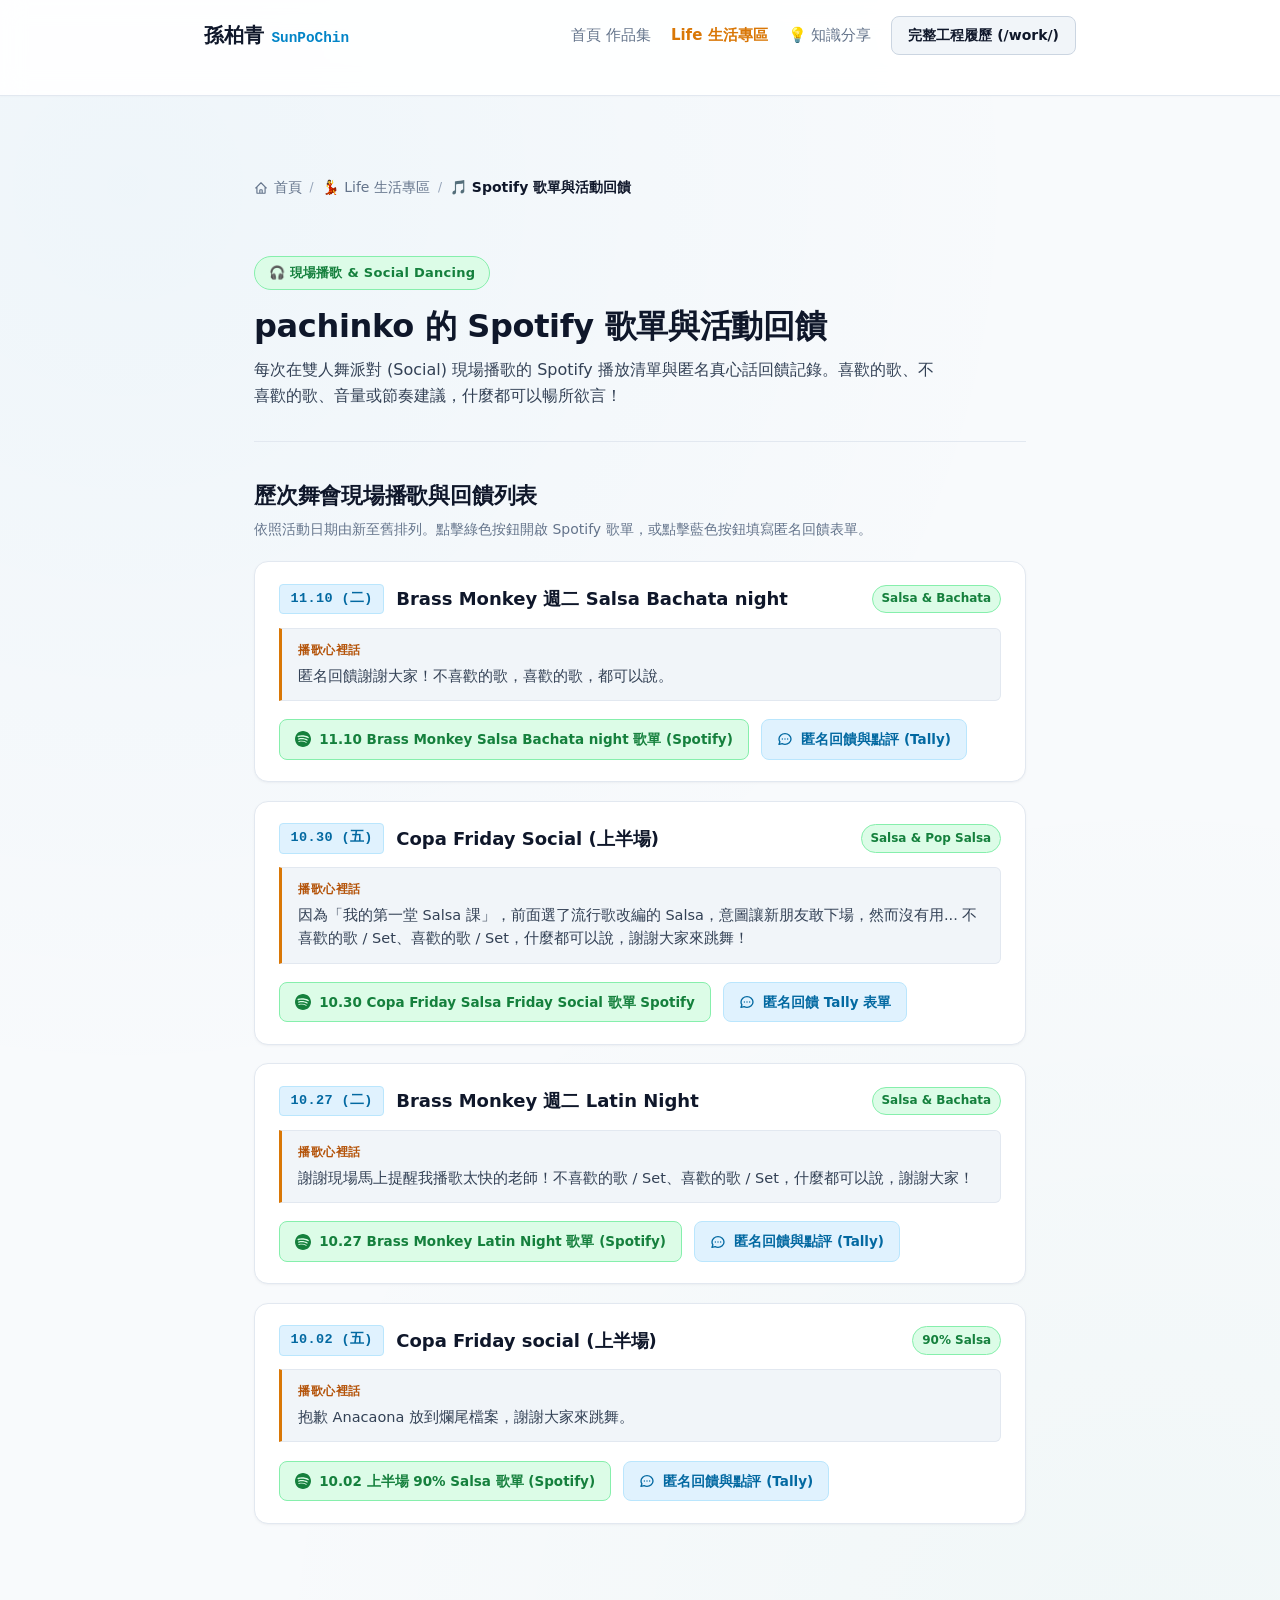
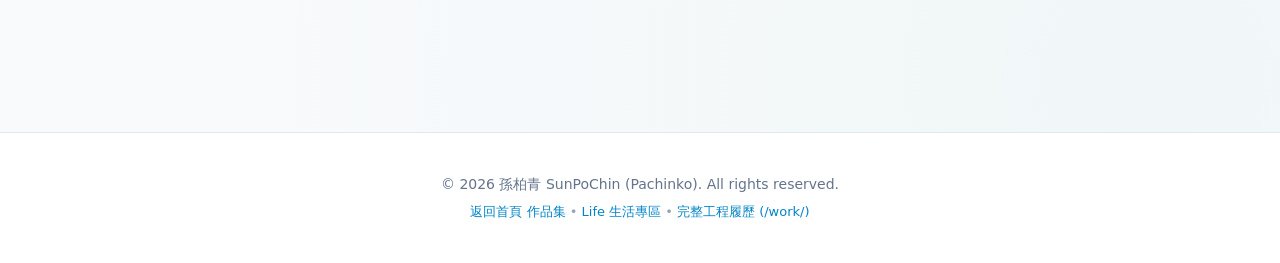
<file: life/playlist.html>
<!--
  檔案用途：現場播歌 Spotify 歌單與匿名回饋記錄專頁 (Playlists & Feedback)
  所在層：sunpochin.github.io/life/playlist.html
  設計原因：
  1. 將每次舞會活動之現場歌單與舞客匿名回饋獨立為專屬頁面，保持 /life/ 門牌目錄乾淨清爽。
  2. 依音樂老師提醒放歌要保持謙遜，全站統一代稱「現場播歌」與「播歌心裡話」，不自稱 DJ。
  3. 頂部提供常駐 Google Forms 隨喜點歌推薦入口，下方依日期由新至舊列出歷史活動紀錄。
  4. 符合全站 Slate Dark Editorial 色彩體系與響應式排版，手機與電腦皆具備最佳按鈕點擊體驗。
-->
<!DOCTYPE html>
<html lang="zh-TW">
<head>
  <meta charset="UTF-8">
  <meta name="viewport" content="width=device-width, initial-scale=1.0">
  
  <title>pachinko 的 Spotify 歌單與活動回饋 | SunPoChin (Life &amp; Leisure)</title>
  <meta name="description" content="孫柏青 Pachinko 的現場播歌紀錄！收錄每次雙人舞派對 (Social) 現場放歌 Spotify 歌單與舞客匿名真心話回饋表單。">
  <meta name="keywords" content="SunPoChin, Pachinko, 現場播歌, 雙人舞, Spotify 歌單, Copa Friday Social, 匿名回饋, Tally, Google Forms, 拉丁舞曲">
  <meta name="author" content="孫柏青 SunPoChin (Pachinko)">
  
  <!-- Open Graph 社群卡片設定 -->
  <meta property="og:type" content="website">
  <meta property="og:url" content="https://sunpochin.github.io/life/playlist.html">
  <meta property="og:title" content="pachinko 的 Spotify 歌單與活動回饋 | SunPoChin">
  <meta property="og:description" content="每次在雙人舞派對現場播歌的 Spotify 播放清單與匿名真心話回饋記錄。喜歡的歌、不喜歡的歌，什麼都可以說！">
  
  <!-- 向量 SVG 門牌圖示 -->
  <link rel="icon" type="image/svg+xml" href="../favicon.svg">
  
  <!-- 樣式表引入 (繼承主站 Slate Dark 體系與生活專區樣式) -->
  <link rel="stylesheet" href="styles.css">
</head>
<body>

  <!-- 門牌標頭區塊 Header -->
  <header class="site-header">
    <div class="container">
      
      <!-- 全站導覽列 Nav Bar -->
      <nav class="nav-bar" aria-label="門牌頁面導覽" style="margin-bottom: 1.5rem;">
        <a href="../" class="brand-link">
          <span class="brand-name">孫柏青</span>
          <span class="brand-title">SunPoChin</span>
        </a>
        <div class="nav-links">
          <a href="../" class="nav-link">首頁 作品集</a>
          <a href="./" class="nav-link active" style="color: var(--accent-warm); font-weight: 700;">Life 生活專區</a>
          <a href="./knowledge/" class="nav-link">💡 知識分享</a>
          <a href="../work/" class="nav-btn">完整工程履歷 (/work/)</a>
        </div>
      </nav>

    </div>
  </header>

  <!-- 主要內容區域 Main Content -->
  <main class="main-content">
    <div class="container" style="max-width: 820px; padding-top: 2rem; padding-bottom: 4rem;">

      <!-- 麵包屑路徑導覽 -->
      <nav class="breadcrumb-nav" aria-label="路徑導覽">
        <a href="../" class="breadcrumb-link">
          <svg xmlns="http://www.w3.org/2000/svg" width="14" height="14" fill="none" viewBox="0 0 24 24" stroke="currentColor">
            <path stroke-linecap="round" stroke-linejoin="round" stroke-width="2" d="M3 12l2-2m0 0l7-7 7 7M5 10v10a1 1 0 001 1h3m10-11l2 2m-2-2v10a1 1 0 01-1 1h-3m-6 0a1 1 0 001-1v-4a1 1 0 011-1h2a1 1 0 011 1v4a1 1 0 001 1m-6 0h6" />
          </svg>
          首頁
        </a>
        <span class="breadcrumb-separator">/</span>
        <a href="./" class="breadcrumb-link">
          <span aria-hidden="true">💃</span> Life 生活專區
        </a>
        <span class="breadcrumb-separator">/</span>
        <span class="breadcrumb-current">🎵 Spotify 歌單與活動回饋</span>
      </nav>

      <!-- 頁面 Hero 標頭區 -->
      <div class="playlist-header">
        <div class="playlist-badge">
          <span>🎧 現場播歌 &amp; Social Dancing</span>
        </div>
        <h1 class="playlist-hero-title">pachinko 的 Spotify 歌單與活動回饋</h1>
        <p class="playlist-hero-desc">
          每次在雙人舞派對 (Social) 現場播歌的 Spotify 播放清單與匿名真心話回饋記錄。喜歡的歌、不喜歡的歌、音量或節奏建議，什麼都可以暢所欲言！
        </p>
      </div>

      <!-- 常駐點歌與推薦 Banner -->
      <!-- <div class="playlist-banner-box">
        <div class="playlist-banner-info">
          <div class="playlist-banner-icon">📝</div>
          <div>
            <div class="playlist-banner-title">平時隨喜點歌 / 推薦雙人舞歌單 (Google Forms)</div>
            <div class="playlist-banner-desc">平常在串流平台聽到好聽的 Salsa、Bachata、Zouk 經典或新歌，想推薦給我或希望下次舞會能聽到？歡迎隨時填寫！</div>
          </div>
        </div>
        <a href="https://forms.gle/BX6eccCHhBU4E4f98" target="_blank" rel="noopener noreferrer" class="playlist-banner-btn">
          <span>開啟點歌推薦表單</span>
          <svg xmlns="http://www.w3.org/2000/svg" width="14" height="14" fill="none" viewBox="0 0 24 24" stroke="currentColor">
            <path stroke-linecap="round" stroke-linejoin="round" stroke-width="2" d="M10 6H6a2 2 0 00-2 2v10a2 2 0 002 2h10a2 2 0 002-2v-4M14 4h6m0 0v6m0-6L10 14" />
          </svg>
        </a>
      </div> -->

      <!-- 歷次舞會現場放歌紀錄列表 -->
      <section aria-label="歷次舞會現場放歌紀錄列表">
        <div class="playlist-section-header">
          <h2 class="playlist-section-title">歷次舞會現場播歌與回饋列表</h2>
          <p class="playlist-section-sub">依照活動日期由新至舊排列。點擊綠色按鈕開啟 Spotify 歌單，或點擊藍色按鈕填寫匿名回饋表單。</p>
        </div>

        <div class="dj-events-timeline">

          <!-- 
            【活動紀錄範本】新增場次時直接複製此 .dj-event-card 區塊並置頂即可：
            1. 更新 datetime 與日期文字（例如 10.30）
            2. 更新活動名稱（如 Copa Friday Social (上半場)）與曲風標籤
            3. 更新播歌心裡話文字（依憲法保持謙遜，不用 DJ 稱謂）
            4. 更新 Spotify 歌單連結與 Tally 回饋連結
          -->

          <!-- 
            2026.11.10 Brass Monkey 週二 Salsa Bachata night
            原因說明：依時間序置頂最新一筆放歌紀錄，讓剛結束週二活動的舞客第一時間於手機頂部點擊歌單與填寫 Tally 匿名真心話回饋
          -->
          <article class="dj-event-card">
            <div class="dj-event-header">
              <div class="dj-event-title-wrap">
                <time class="dj-event-date" datetime="2026-11-10">11.10 (二)</time>
                <h3 class="dj-event-title">Brass Monkey 週二 Salsa Bachata night</h3>
              </div>
              <span class="dj-event-badge">Salsa &amp; Bachata</span>
            </div>

            <!-- 播歌心裡話備忘：依憲法保持謙遜，標籤統一為播歌心裡話，保持真實互動感 -->
            <div class="dj-event-note">
              <span class="dj-note-label">播歌心裡話</span>
              <p class="dj-note-text">匿名回饋謝謝大家！不喜歡的歌，喜歡的歌，都可以說。</p>
            </div>

            <!-- 快捷操作按鈕組：Spotify 歌單外開與 Tally 匿名點評表單 -->
            <div class="dj-event-actions">
              <a href="https://open.spotify.com/playlist/3B5HOWJzmOpt0RdsBHT7CR?si=57c4a85659274526" target="_blank" rel="noopener noreferrer" class="dj-btn dj-btn-spotify">
                <svg class="dj-btn-svg" viewBox="0 0 24 24" width="16" height="16" fill="currentColor">
                  <path d="M12 0C5.4 0 0 5.4 0 12s5.4 12 12 12 12-5.4 12-12S18.66 0 12 0zm5.521 17.34c-.24.359-.66.48-1.021.24-2.82-1.74-6.36-2.101-10.561-1.141-.418.122-.779-.179-.899-.539-.12-.421.18-.78.54-.9 4.56-1.021 8.52-.6 11.64 1.32.42.18.479.659.301 1.02zm1.44-3.3c-.301.42-.841.6-1.262.3-3.239-1.98-8.159-2.58-11.939-1.38-.479.12-1.02-.12-1.14-.6-.12-.48.12-1.021.6-1.141C9.6 9.9 15 10.561 18.72 12.84c.361.181.54.78.241 1.2zm.12-3.36C15.24 8.4 8.82 8.16 5.16 9.301c-.6.179-1.2-.181-1.38-.721-.18-.601.18-1.2.72-1.381 4.26-1.26 11.28-1.02 15.721 1.621.539.3.719 1.02.419 1.56-.299.421-1.02.599-1.559.3z"/>
                </svg>
                <span>11.10 Brass Monkey Salsa Bachata night 歌單 (Spotify)</span>
              </a>

              <a href="https://tally.so/r/Kpeq0D" target="_blank" rel="noopener noreferrer" class="dj-btn dj-btn-tally">
                <svg class="dj-btn-svg" viewBox="0 0 24 24" width="16" height="16" fill="none" stroke="currentColor" stroke-width="2">
                  <path stroke-linecap="round" stroke-linejoin="round" d="M8 12h.01M12 12h.01M16 12h.01M21 12c0 4.418-4.03 8-9 8a9.863 9.863 0 01-4.255-.949L3 20l1.395-3.72C3.512 15.042 3 13.574 3 12c0-4.418 4.03-8 9-8s9 3.582 9 8z" />
                </svg>
                <span>匿名回饋與點評 (Tally)</span>
              </a>
            </div>
          </article>

          <!-- 
            2026.10.30 Copa Friday Social (上半場)
            原因說明：依時間序置頂最新一筆放歌紀錄，讓剛結束週五 Social 的舞客第一時間於手機頂部點擊歌單與填寫 Tally 匿名真心話回饋
          -->
          <article class="dj-event-card">
            <div class="dj-event-header">
              <div class="dj-event-title-wrap">
                <time class="dj-event-date" datetime="2026-10-30">10.30 (五)</time>
                <h3 class="dj-event-title">Copa Friday Social (上半場)</h3>
              </div>
              <span class="dj-event-badge">Salsa &amp; Pop Salsa</span>
            </div>

            <!-- 播歌心裡話備忘：依憲法保持謙遜，標籤統一為播歌心裡話，保持真實互動感 -->
            <div class="dj-event-note">
              <span class="dj-note-label">播歌心裡話</span>
              <p class="dj-note-text">因為「我的第一堂 Salsa 課」，前面選了流行歌改編的 Salsa，意圖讓新朋友敢下場，然而沒有用... 不喜歡的歌 / Set、喜歡的歌 / Set，什麼都可以說，謝謝大家來跳舞！</p>
            </div>

            <!-- 快捷操作按鈕組：Spotify 歌單外開與 Tally 匿名點評表單 -->
            <div class="dj-event-actions">
              <a href="https://open.spotify.com/playlist/06ybmJUJS4c4JkuHFsffCJ?si=e4a24224cf00497e" target="_blank" rel="noopener noreferrer" class="dj-btn dj-btn-spotify">
                <svg class="dj-btn-svg" viewBox="0 0 24 24" width="16" height="16" fill="currentColor">
                  <path d="M12 0C5.4 0 0 5.4 0 12s5.4 12 12 12 12-5.4 12-12S18.66 0 12 0zm5.521 17.34c-.24.359-.66.48-1.021.24-2.82-1.74-6.36-2.101-10.561-1.141-.418.122-.779-.179-.899-.539-.12-.421.18-.78.54-.9 4.56-1.021 8.52-.6 11.64 1.32.42.18.479.659.301 1.02zm1.44-3.3c-.301.42-.841.6-1.262.3-3.239-1.98-8.159-2.58-11.939-1.38-.479.12-1.02-.12-1.14-.6-.12-.48.12-1.021.6-1.141C9.6 9.9 15 10.561 18.72 12.84c.361.181.54.78.241 1.2zm.12-3.36C15.24 8.4 8.82 8.16 5.16 9.301c-.6.179-1.2-.181-1.38-.721-.18-.601.18-1.2.72-1.381 4.26-1.26 11.28-1.02 15.721 1.621.539.3.719 1.02.419 1.56-.299.421-1.02.599-1.559.3z"/>
                </svg>
                <span>10.30 Copa Friday Salsa Friday Social 歌單 Spotify</span>
              </a>

              <a href="https://tally.so/r/8Nqzvo" target="_blank" rel="noopener noreferrer" class="dj-btn dj-btn-tally">
                <svg class="dj-btn-svg" viewBox="0 0 24 24" width="16" height="16" fill="none" stroke="currentColor" stroke-width="2">
                  <path stroke-linecap="round" stroke-linejoin="round" d="M8 12h.01M12 12h.01M16 12h.01M21 12c0 4.418-4.03 8-9 8a9.863 9.863 0 01-4.255-.949L3 20l1.395-3.72C3.512 15.042 3 13.574 3 12c0-4.418 4.03-8 9-8s9 3.582 9 8z" />
                </svg>
                <span>匿名回饋 Tally 表單</span>
              </a>
            </div>
          </article>

          <!-- 
            2026.10.27 Brass Monkey 週二 Latin Night
            原因說明：依時間序置頂最新一筆放歌紀錄，讓剛結束舞會的舞客第一眼即可在手機頂部點擊歌單與填寫 Tally 匿名回饋
          -->
          <article class="dj-event-card">
            <div class="dj-event-header">
              <div class="dj-event-title-wrap">
                <time class="dj-event-date" datetime="2026-10-27">10.27 (二)</time>
                <h3 class="dj-event-title">Brass Monkey 週二 Latin Night</h3>
              </div>
              <span class="dj-event-badge">Salsa &amp; Bachata</span>
            </div>

            <!-- 播歌心裡話備忘：依憲法保持謙遜，直接引述當晚 Tally 表單提問與致謝心得，保持真實互動感 -->
            <div class="dj-event-note">
              <span class="dj-note-label">播歌心裡話</span>
              <p class="dj-note-text">謝謝現場馬上提醒我播歌太快的老師！不喜歡的歌 / Set、喜歡的歌 / Set，什麼都可以說，謝謝大家！</p>
            </div>

            <!-- 快捷操作按鈕組：Spotify 歌單外開與 Tally 匿名點評表單 -->
            <div class="dj-event-actions">
              <a href="https://open.spotify.com/playlist/1X76yGv6W8qn3VrRGTJ01N?si=6de9fdbfacbd45e2" target="_blank" rel="noopener noreferrer" class="dj-btn dj-btn-spotify">
                <svg class="dj-btn-svg" viewBox="0 0 24 24" width="16" height="16" fill="currentColor">
                  <path d="M12 0C5.4 0 0 5.4 0 12s5.4 12 12 12 12-5.4 12-12S18.66 0 12 0zm5.521 17.34c-.24.359-.66.48-1.021.24-2.82-1.74-6.36-2.101-10.561-1.141-.418.122-.779-.179-.899-.539-.12-.421.18-.78.54-.9 4.56-1.021 8.52-.6 11.64 1.32.42.18.479.659.301 1.02zm1.44-3.3c-.301.42-.841.6-1.262.3-3.239-1.98-8.159-2.58-11.939-1.38-.479.12-1.02-.12-1.14-.6-.12-.48.12-1.021.6-1.141C9.6 9.9 15 10.561 18.72 12.84c.361.181.54.78.241 1.2zm.12-3.36C15.24 8.4 8.82 8.16 5.16 9.301c-.6.179-1.2-.181-1.38-.721-.18-.601.18-1.2.72-1.381 4.26-1.26 11.28-1.02 15.721 1.621.539.3.719 1.02.419 1.56-.299.421-1.02.599-1.559.3z"/>
                </svg>
                <span>10.27 Brass Monkey Latin Night 歌單 (Spotify)</span>
              </a>

              <a href="https://tally.so/r/1WWpQO" target="_blank" rel="noopener noreferrer" class="dj-btn dj-btn-tally">
                <svg class="dj-btn-svg" viewBox="0 0 24 24" width="16" height="16" fill="none" stroke="currentColor" stroke-width="2">
                  <path stroke-linecap="round" stroke-linejoin="round" d="M8 12h.01M12 12h.01M16 12h.01M21 12c0 4.418-4.03 8-9 8a9.863 9.863 0 01-4.255-.949L3 20l1.395-3.72C3.512 15.042 3 13.574 3 12c0-4.418 4.03-8 9-8s9 3.582 9 8z" />
                </svg>
                <span>匿名回饋與點評 (Tally)</span>
              </a>
            </div>
          </article>

          <!-- 2026.10.02 Copa Friday Social 上半場 -->
          <article class="dj-event-card">
            <div class="dj-event-header">
              <div class="dj-event-title-wrap">
                <time class="dj-event-date" datetime="2026-10-02">10.02 (五)</time>
                <h3 class="dj-event-title">Copa Friday social (上半場)</h3>
              </div>
              <span class="dj-event-badge">90% Salsa</span>
            </div>

            <!-- 播歌心裡話備忘：放歌心得與現場檢討 -->
            <div class="dj-event-note">
              <span class="dj-note-label">播歌心裡話</span>
              <p class="dj-note-text">抱歉 Anacaona 放到爛尾檔案，謝謝大家來跳舞。</p>
            </div>

            <!-- 快捷操作按鈕組 -->
            <div class="dj-event-actions">
              <a href="https://open.spotify.com/playlist/3eCGTUTBSMI1w531DVTl2P?si=a372d93fb2194ee9" target="_blank" rel="noopener noreferrer" class="dj-btn dj-btn-spotify">
                <svg class="dj-btn-svg" viewBox="0 0 24 24" width="16" height="16" fill="currentColor">
                  <path d="M12 0C5.4 0 0 5.4 0 12s5.4 12 12 12 12-5.4 12-12S18.66 0 12 0zm5.521 17.34c-.24.359-.66.48-1.021.24-2.82-1.74-6.36-2.101-10.561-1.141-.418.122-.779-.179-.899-.539-.12-.421.18-.78.54-.9 4.56-1.021 8.52-.6 11.64 1.32.42.18.479.659.301 1.02zm1.44-3.3c-.301.42-.841.6-1.262.3-3.239-1.98-8.159-2.58-11.939-1.38-.479.12-1.02-.12-1.14-.6-.12-.48.12-1.021.6-1.141C9.6 9.9 15 10.561 18.72 12.84c.361.181.54.78.241 1.2zm.12-3.36C15.24 8.4 8.82 8.16 5.16 9.301c-.6.179-1.2-.181-1.38-.721-.18-.601.18-1.2.72-1.381 4.26-1.26 11.28-1.02 15.721 1.621.539.3.719 1.02.419 1.56-.299.421-1.02.599-1.559.3z"/>
                </svg>
                <span>10.02 上半場 90% Salsa 歌單 (Spotify)</span>
              </a>

              <a href="https://tally.so/r/Meox4A" target="_blank" rel="noopener noreferrer" class="dj-btn dj-btn-tally">
                <svg class="dj-btn-svg" viewBox="0 0 24 24" width="16" height="16" fill="none" stroke="currentColor" stroke-width="2">
                  <path stroke-linecap="round" stroke-linejoin="round" d="M8 12h.01M12 12h.01M16 12h.01M21 12c0 4.418-4.03 8-9 8a9.863 9.863 0 01-4.255-.949L3 20l1.395-3.72C3.512 15.042 3 13.574 3 12c0-4.418 4.03-8 9-8s9 3.582 9 8z" />
                </svg>
                <span>匿名回饋與點評 (Tally)</span>
              </a>
            </div>
          </article>

        </div>
      </section>

    </div>
  </main>

  <!-- 頁尾 Footer -->
  <footer class="site-footer">
    <div class="container">
      <div class="footer-content">
        <p>&copy; <span id="year">2026</span> 孫柏青 SunPoChin (Pachinko). All rights reserved.</p>
        <p class="footer-subtext">
          <a href="../" style="color: var(--accent-primary); text-decoration: none;">返回首頁 作品集</a> &bull; 
          <a href="./" style="color: var(--accent-primary); text-decoration: none;">Life 生活專區</a> &bull; 
          <a href="../work/" style="color: var(--accent-primary); text-decoration: none;">完整工程履歷 (/work/)</a>
        </p>
      </div>
    </div>
  </footer>

  <script>
    document.addEventListener('DOMContentLoaded', () => {
      const yearEl = document.getElementById('year');
      if (yearEl) yearEl.textContent = new Date().getFullYear();
    });
  </script>
</body>
</html>
</file>
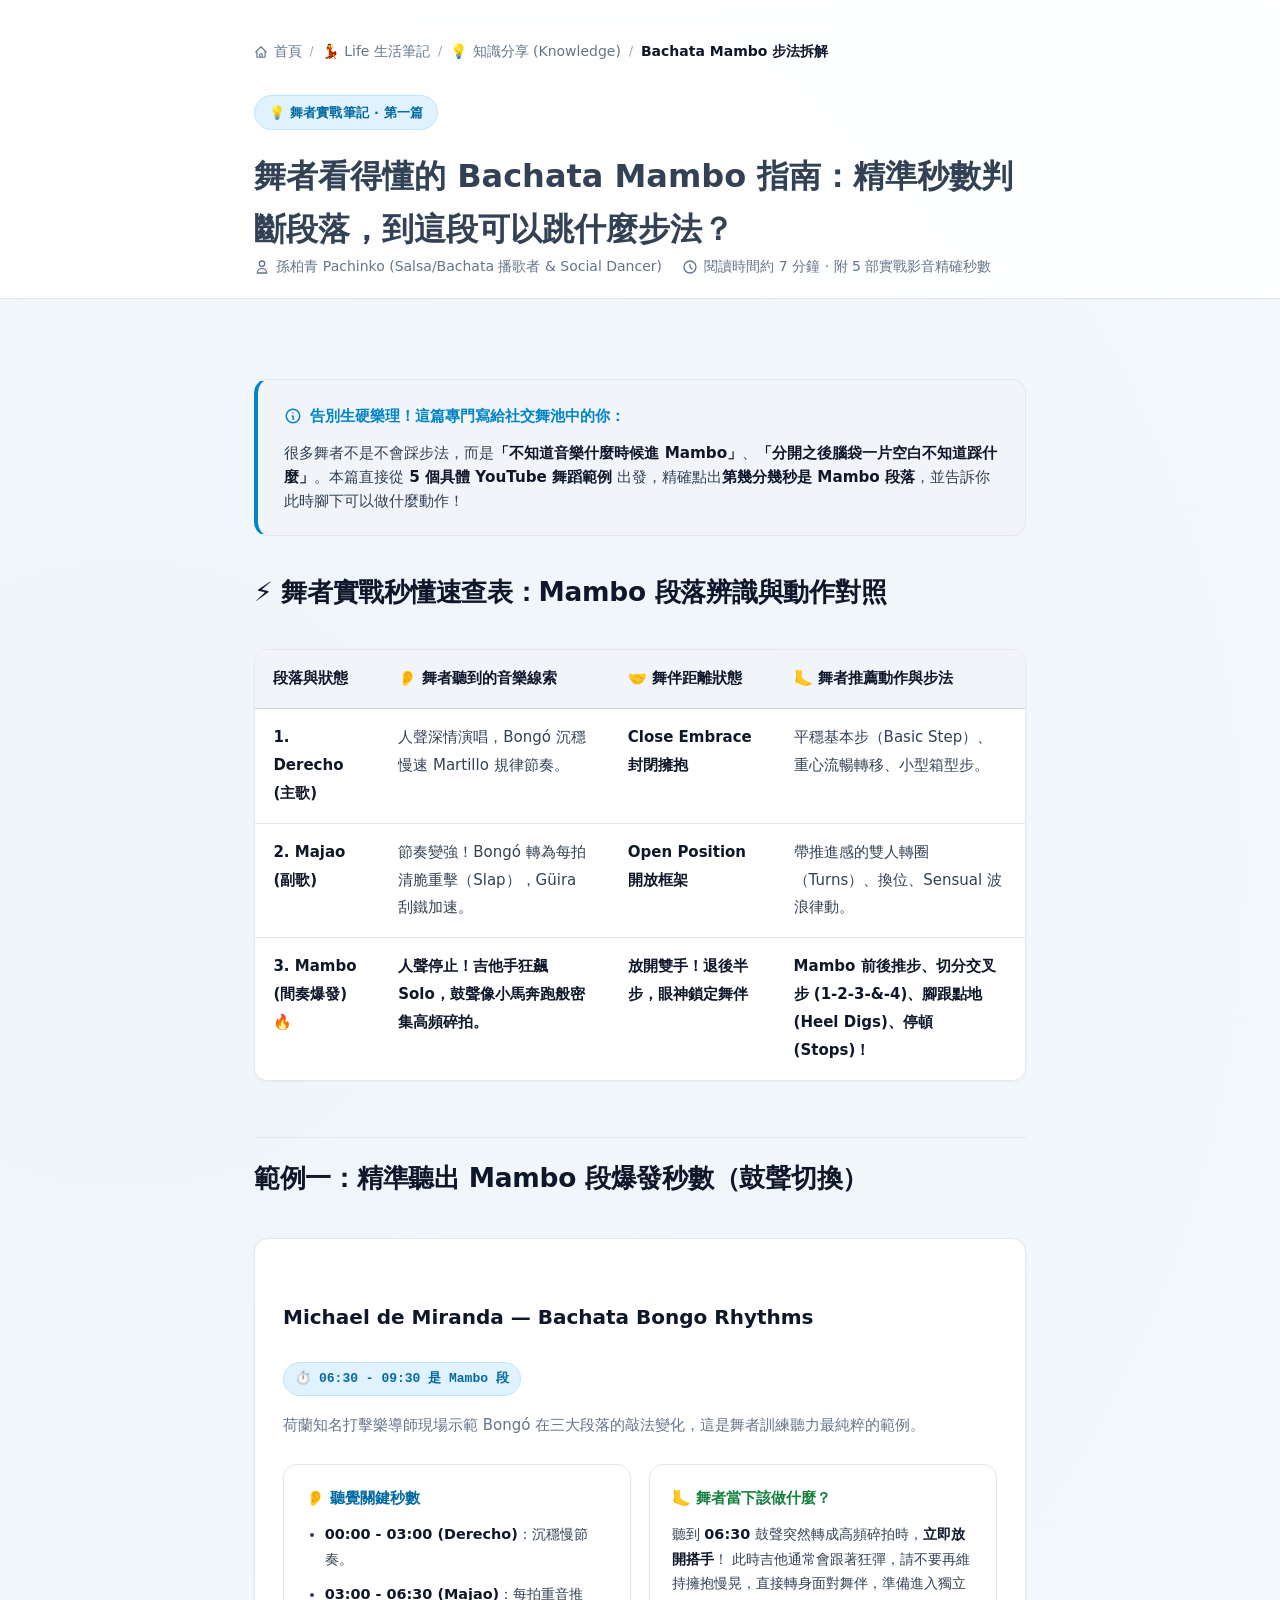
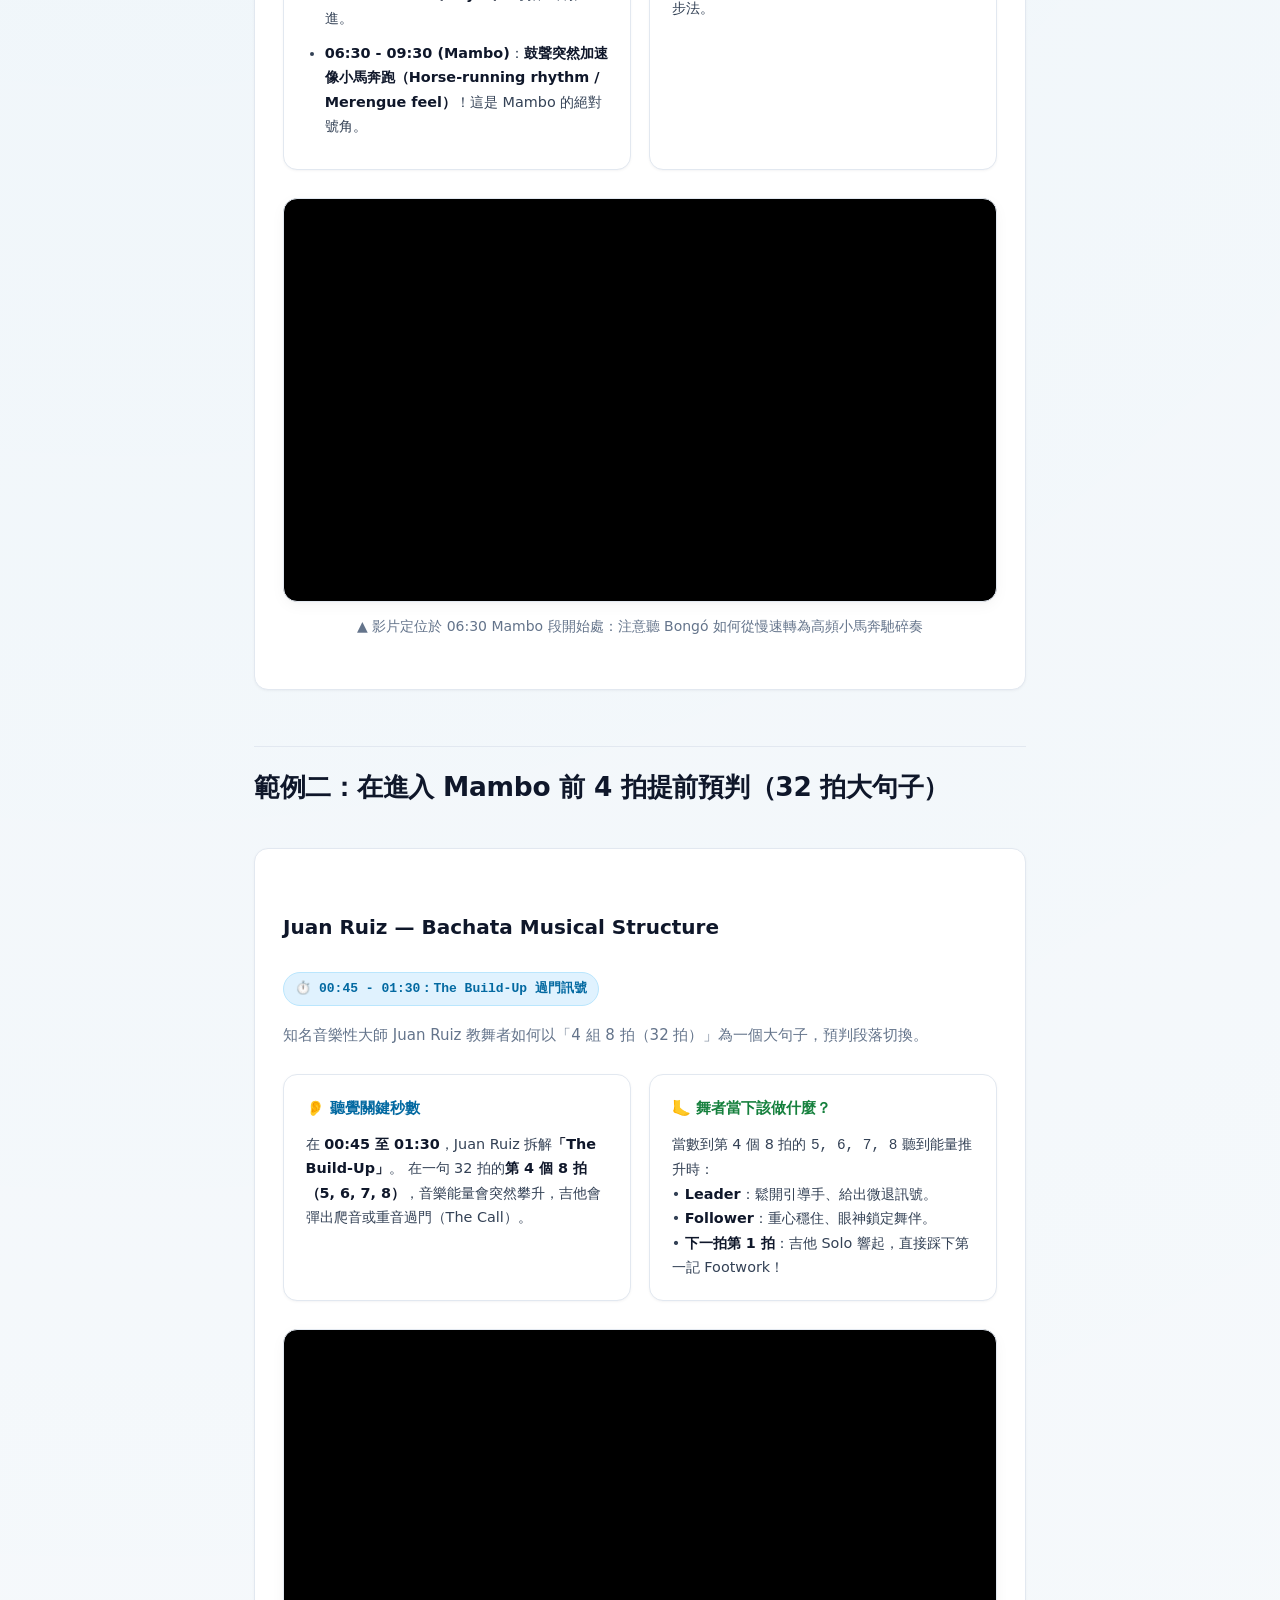
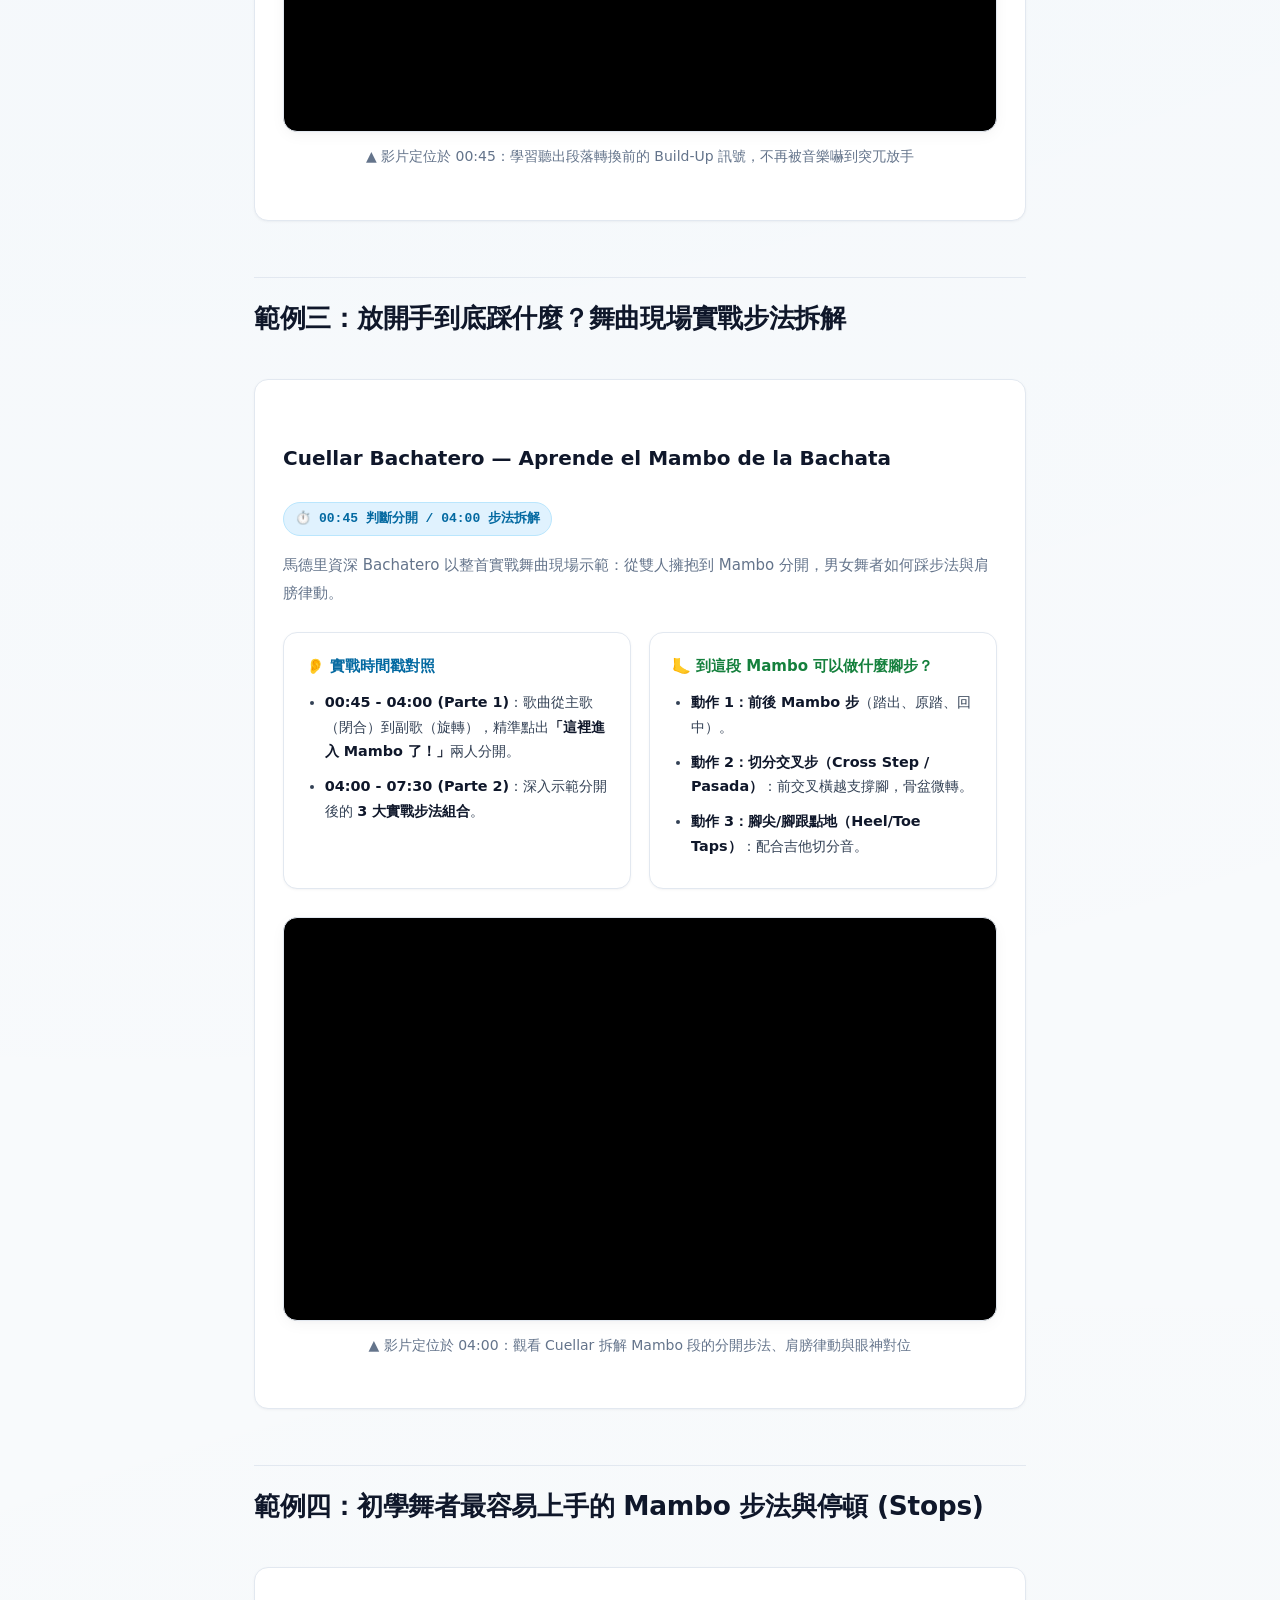
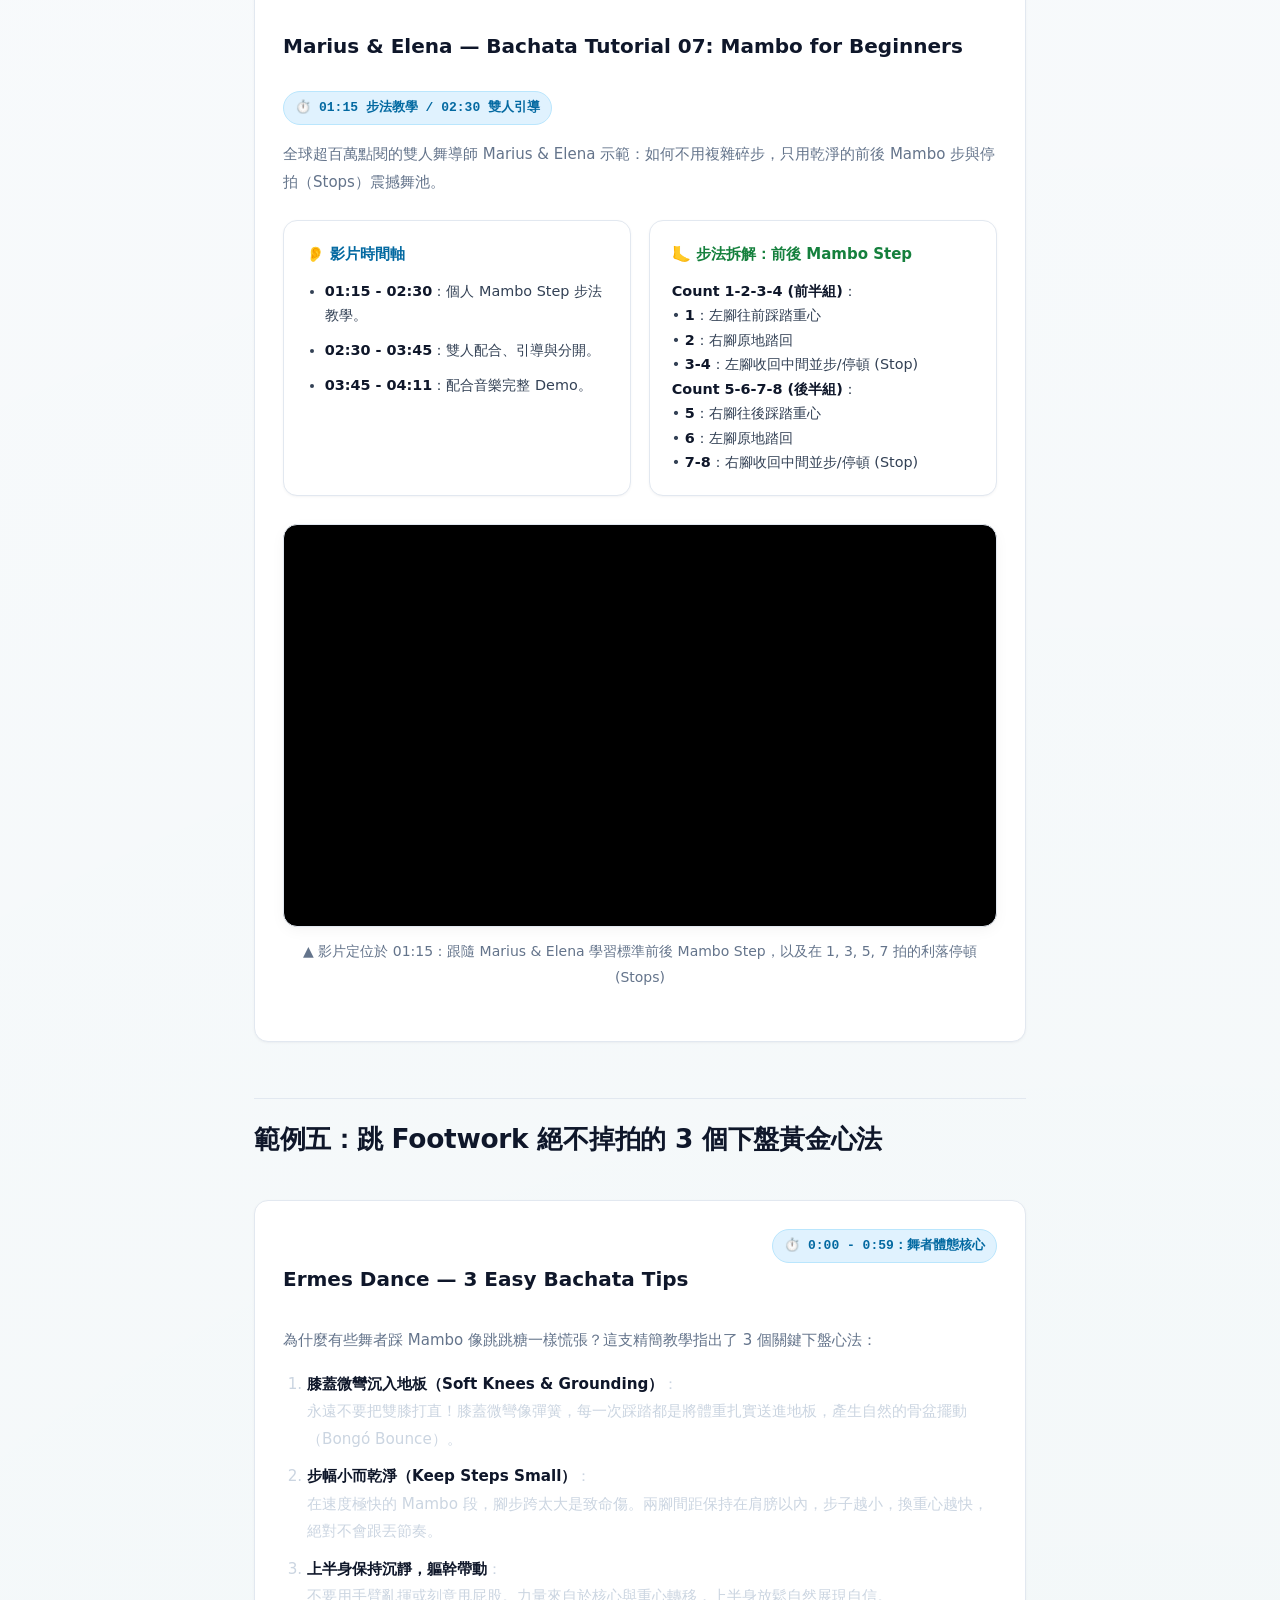
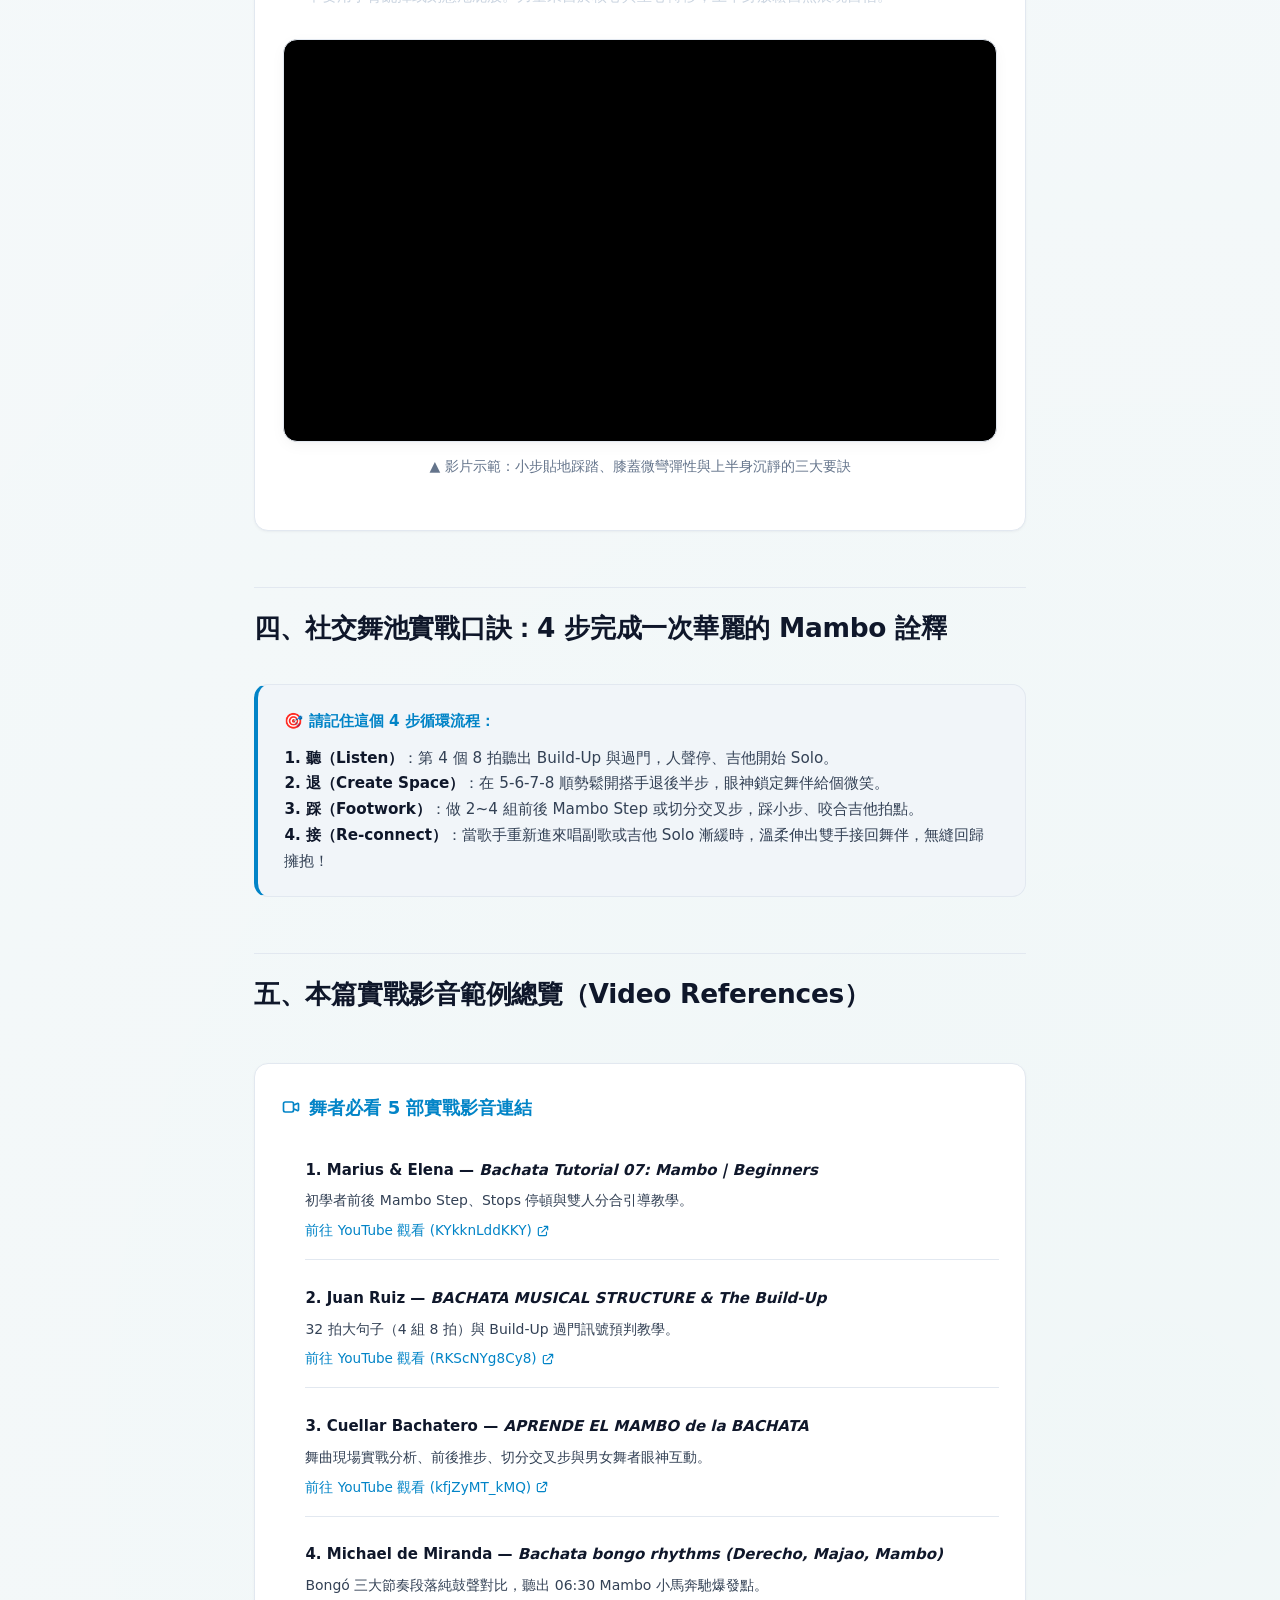
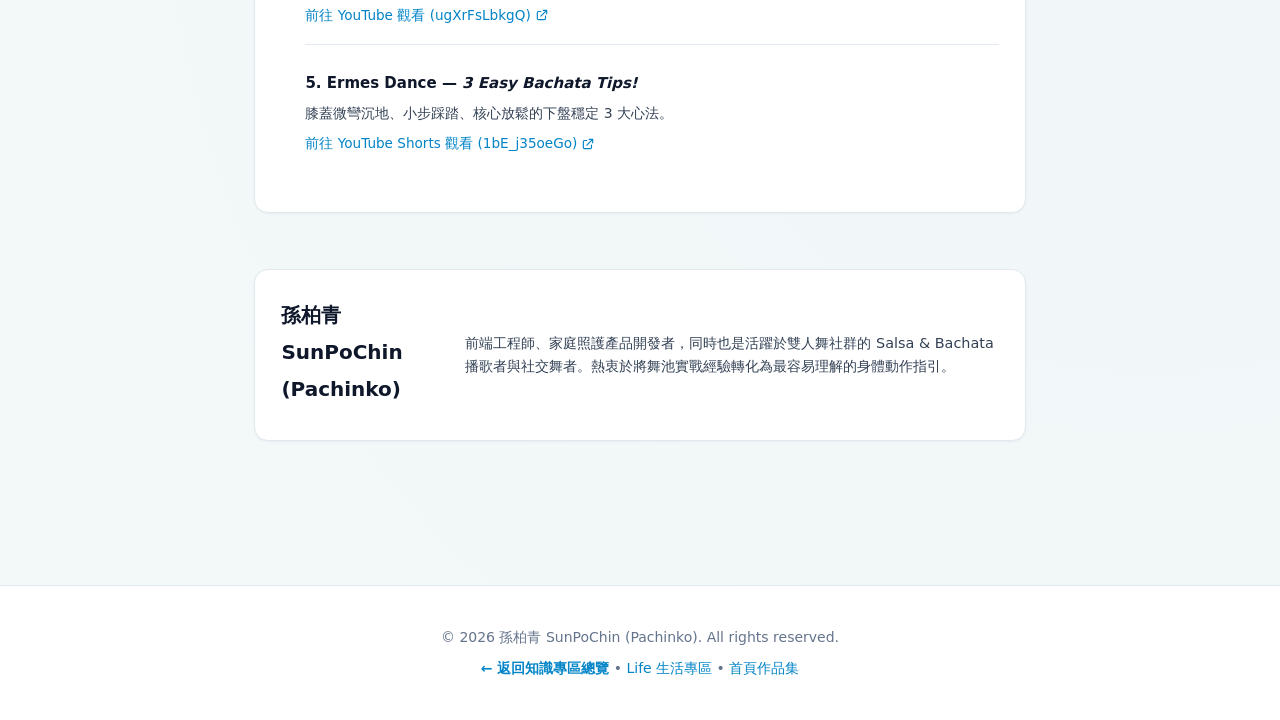
<file: life/knowledge/bachata-mambo.html>
<!--
  檔案用途：雙人舞與音樂知識分享專區 - 第一篇：Bachata Footwork (Mambo 段) 舞者實戰教學
  所在層：sunpochin.github.io/life/knowledge/index.html
  設計決策說明：
  1. 依使用者要求全面轉向「舞者取向 (Dancer-Oriented)」教學，摒棄晦澀純樂理，改以具體舞者視角切入。
  2. 整合 5 部代表性教學影片作為核心實戰範例，明確標註「第幾分幾秒到第幾分幾秒是 Mambo 段」、「聽到什麼訊號」以及「當下舞者該做什麼腳步與動作」。
  3. 附上精準時間戳 (Timestamps)、聽覺/身體雙欄指引、拍點視覺化與實戰速查表。
-->
<!DOCTYPE html>
<html lang="zh-TW">
<head>
  <meta charset="UTF-8">
  <meta name="viewport" content="width=device-width, initial-scale=1.0">
  
  <title>Bachata 舞者實戰教學：Mambo 段聽覺判斷與 Footwork 步法拆解 | SunPoChin 知識分享</title>
  <meta name="description" content="專為舞者打造的 Bachata Mambo 段實戰教學！從 YouTube 影片實例精確標註「第幾分幾秒進入 Mambo、該做什麼步法」，拆解前後 Mambo Step、切分交叉步、Stops 與 3 大下盤心法。">
  <meta name="keywords" content="Bachata, Mambo段, Footwork, Shines, 舞者教學, 社交舞, Marius and Elena, Juan Ruiz, Cuellar Bachatero, 孫柏青, Pachinko">
  <meta name="author" content="孫柏青 SunPoChin (Pachinko)">
  
  <!-- Open Graph 社群卡片設定 -->
  <meta property="og:type" content="article">
  <meta property="og:url" content="https://sunpochin.github.io/life/knowledge/bachata-mambo.html">
  <meta property="og:title" content="Bachata 舞者實戰教學：Mambo 段聽覺判斷與 Footwork 步法拆解">
  <meta property="og:description" content="專為舞者設計！精確標註第幾分幾秒是 Mambo 段落、放開手該做什麼腳步，附 5 大實戰 YouTube 影片時間戳解析。">
  
  <!-- 向量 SVG 門牌圖示 -->
  <link rel="icon" type="image/svg+xml" href="../../favicon.svg">
  
  <!-- 引入專區樣式表 -->
  <link rel="stylesheet" href="styles.css">
</head>
<body>

  <!-- 門牌標頭區塊 Header -->
  <header class="site-header" style="padding: 2.5rem 0 1.25rem;">
    <div class="article-container">
      
      <!-- 麵包屑導覽：新增返回知識分享專區總覽之連結階層 -->
      <nav class="breadcrumb-nav" aria-label="路徑導覽">
        <a href="../../" class="breadcrumb-link">
          <svg xmlns="http://www.w3.org/2000/svg" width="14" height="14" fill="none" viewBox="0 0 24 24" stroke="currentColor">
            <path stroke-linecap="round" stroke-linejoin="round" stroke-width="2" d="M3 12l2-2m0 0l7-7 7 7M5 10v10a1 1 0 001 1h3m10-11l2 2m-2-2v10a1 1 0 01-1 1h-3m-6 0a1 1 0 001-1v-4a1 1 0 011-1h2a1 1 0 011 1v4a1 1 0 001 1m-6 0h6" />
          </svg>
          首頁
        </a>
        <span class="breadcrumb-separator">/</span>
        <a href="../" class="breadcrumb-link">
          <span aria-hidden="true">💃</span> Life 生活筆記
        </a>
        <span class="breadcrumb-separator">/</span>
        <a href="./" class="breadcrumb-link">
          <span aria-hidden="true">💡</span> 知識分享 (Knowledge)
        </a>
        <span class="breadcrumb-separator">/</span>
        <span class="breadcrumb-current">Bachata Mambo 步法拆解</span>
      </nav>

      <!-- 文章頂部 Meta 標籤 -->
      <div class="article-category-badge bachata-theme">
        <span>💡 舞者實戰筆記 · 第一篇</span>
      </div>
      <h1 class="article-title">舞者看得懂的 Bachata Mambo 指南：精準秒數判斷段落，到這段可以跳什麼步法？</h1>
      
      <div class="article-meta-row">
        <div class="article-meta-item">
          <svg xmlns="http://www.w3.org/2000/svg" width="16" height="16" fill="none" viewBox="0 0 24 24" stroke="currentColor">
            <path stroke-linecap="round" stroke-linejoin="round" stroke-width="2" d="M16 7a4 4 0 11-8 0 4 4 0 018 0zM12 14a7 7 0 00-7 7h14a7 7 0 00-7-7z" />
          </svg>
          <!-- 依憲法保持謙遜規範，不自稱 DJ，改以播歌者稱呼 -->
          <span>孫柏青 Pachinko (Salsa/Bachata 播歌者 &amp; Social Dancer)</span>
        </div>
        <div class="article-meta-item">
          <svg xmlns="http://www.w3.org/2000/svg" width="16" height="16" fill="none" viewBox="0 0 24 24" stroke="currentColor">
            <path stroke-linecap="round" stroke-linejoin="round" stroke-width="2" d="M12 8v4l3 3m6-3a9 9 0 11-18 0 9 9 0 0118 0z" />
          </svg>
          <span>閱讀時間約 7 分鐘 · 附 5 部實戰影音精確秒數</span>
        </div>
      </div>

    </div>
  </header>

  <!-- 主要文章內容 Main Article -->
  <main class="main-content">
    <div class="article-container">
      <article class="article-body">

        <!-- 導言引言框 -->
        <div class="callout-box">
          <div class="callout-box-title">
            <svg xmlns="http://www.w3.org/2000/svg" width="18" height="18" fill="none" viewBox="0 0 24 24" stroke="currentColor">
              <path stroke-linecap="round" stroke-linejoin="round" stroke-width="2" d="M13 16h-1v-4h-1m1-4h.01M21 12a9 9 0 11-18 0 9 9 0 0118 0z" />
            </svg>
            告別生硬樂理！這篇專門寫給社交舞池中的你：
          </div>
          <p style="margin: 0; font-size: 0.95rem; line-height: 1.6;">
            很多舞者不是不會踩步法，而是<strong>「不知道音樂什麼時候進 Mambo」</strong>、<strong>「分開之後腦袋一片空白不知道踩什麼」</strong>。本篇直接從 <strong>5 個具體 YouTube 舞蹈範例</strong> 出發，精確點出<strong>第幾分幾秒是 Mambo 段落</strong>，並告訴你此時腳下可以做什麼動作！
          </p>
        </div>

        <!-- 實戰速查表 -->
        <h2>⚡ 舞者實戰秒懂速查表：Mambo 段落辨識與動作對照</h2>
        <div class="table-responsive">
          <table class="music-structure-table">
            <thead>
              <tr>
                <th scope="col">段落與狀態</th>
                <th scope="col">👂 舞者聽到的音樂線索</th>
                <th scope="col">🤝 舞伴距離狀態</th>
                <th scope="col">🦶 舞者推薦動作與步法</th>
              </tr>
            </thead>
            <tbody>
              <tr>
                <td><strong>1. Derecho (主歌)</strong></td>
                <td>人聲深情演唱，Bongó 沉穩慢速 Martillo 規律節奏。</td>
                <td><strong>Close Embrace 封閉擁抱</strong></td>
                <td>平穩基本步（Basic Step）、重心流暢轉移、小型箱型步。</td>
              </tr>
              <tr>
                <td><strong>2. Majao (副歌)</strong></td>
                <td>節奏變強！Bongó 轉為每拍清脆重擊（Slap），Güira 刮鐵加速。</td>
                <td><strong>Open Position 開放框架</strong></td>
                <td>帶推進感的雙人轉圈（Turns）、換位、Sensual 波浪律動。</td>
              </tr>
              <tr class="highlight-mambo">
                <td><strong>3. Mambo (間奏爆發) 🔥</strong></td>
                <td>
                  <strong>人聲停止！吉他手狂飆 Solo，鼓聲像小馬奔跑般密集高頻碎拍。</strong>
                </td>
                <td>
                  <strong>放開雙手！退後半步，眼神鎖定舞伴</strong>
                </td>
                <td>
                  <strong>Mambo 前後推步、切分交叉步 (1-2-3-&amp;-4)、腳跟點地 (Heel Digs)、停頓 (Stops)！</strong>
                </td>
              </tr>
            </tbody>
          </table>
        </div>

        <!-- 範例一：聽力實戰 -->
        <h2>範例一：精準聽出 Mambo 段爆發秒數（鼓聲切換）</h2>
        <div class="dancer-case-card">
          <div class="case-card-header">
            <h3 class="case-card-title">Michael de Miranda — Bachata Bongo Rhythms</h3>
            <span class="timestamp-badge">⏱️ 06:30 - 09:30 是 Mambo 段</span>
          </div>
          <p style="font-size: 0.9375rem; color: var(--text-muted); margin-bottom: 1rem;">
            荷蘭知名打擊樂導師現場示範 Bongó 在三大段落的敲法變化，這是舞者訓練聽力最純粹的範例。
          </p>

          <div class="action-duo-grid">
            <div class="action-column">
              <div class="action-col-title listen">
                <span>👂 聽覺關鍵秒數</span>
              </div>
              <div class="action-col-desc">
                <ul style="margin: 0; padding-left: 1.2rem;">
                  <li><strong>00:00 - 03:00 (Derecho)</strong>：沉穩慢節奏。</li>
                  <li><strong>03:00 - 06:30 (Majao)</strong>：每拍重音推進。</li>
                  <li><strong>06:30 - 09:30 (Mambo)</strong>：<strong>鼓聲突然加速像小馬奔跑（Horse-running rhythm / Merengue feel）</strong>！這是 Mambo 的絕對號角。</li>
                </ul>
              </div>
            </div>

            <div class="action-column">
              <div class="action-col-title dance">
                <span>🦶 舞者當下該做什麼？</span>
              </div>
              <div class="action-col-desc">
                聽到 <strong>06:30</strong> 鼓聲突然轉成高頻碎拍時，<strong>立即放開搭手</strong>！
                此時吉他通常會跟著狂彈，請不要再維持擁抱慢晃，直接轉身面對舞伴，準備進入獨立步法。
              </div>
            </div>
          </div>

          <div class="video-wrapper">
            <iframe 
              src="https://www.youtube-nocookie.com/embed/ugXrFsLbkgQ?start=390" 
              title="Michael de Miranda - Bachata bongo rhythms Mambo section" 
              loading="lazy"
              allow="accelerometer; autoplay; clipboard-write; encrypted-media; gyroscope; picture-in-picture" 
              allowfullscreen>
            </iframe>
          </div>
          <p class="video-caption">▲ 影片定位於 06:30 Mambo 段開始處：注意聽 Bongó 如何從慢速轉為高頻小馬奔馳碎奏</p>
        </div>

        <!-- 範例二：提前預判 -->
        <h2>範例二：在進入 Mambo 前 4 拍提前預判（32 拍大句子）</h2>
        <div class="dancer-case-card">
          <div class="case-card-header">
            <h3 class="case-card-title">Juan Ruiz — Bachata Musical Structure</h3>
            <span class="timestamp-badge">⏱️ 00:45 - 01:30：The Build-Up 過門訊號</span>
          </div>
          <p style="font-size: 0.9375rem; color: var(--text-muted); margin-bottom: 1rem;">
            知名音樂性大師 Juan Ruiz 教舞者如何以「4 組 8 拍（32 拍）」為一個大句子，預判段落切換。
          </p>

          <div class="action-duo-grid">
            <div class="action-column">
              <div class="action-col-title listen">
                <span>👂 聽覺關鍵秒數</span>
              </div>
              <div class="action-col-desc">
                在 <strong>00:45 至 01:30</strong>，Juan Ruiz 拆解<strong>「The Build-Up」</strong>。
                在一句 32 拍的<strong>第 4 個 8 拍（5, 6, 7, 8）</strong>，音樂能量會突然攀升，吉他會彈出爬音或重音過門（The Call）。
              </div>
            </div>

            <div class="action-column">
              <div class="action-col-title dance">
                <span>🦶 舞者當下該做什麼？</span>
              </div>
              <div class="action-col-desc">
                當數到第 4 個 8 拍的 <code>5, 6, 7, 8</code> 聽到能量推升時：
                <br>• <strong>Leader</strong>：鬆開引導手、給出微退訊號。
                <br>• <strong>Follower</strong>：重心穩住、眼神鎖定舞伴。
                <br>• <strong>下一拍第 1 拍</strong>：吉他 Solo 響起，直接踩下第一記 Footwork！
              </div>
            </div>
          </div>

          <div class="video-wrapper">
            <iframe 
              src="https://www.youtube-nocookie.com/embed/RKScNYg8Cy8?start=45" 
              title="Juan Ruiz - Bachata Musical Structure and The Call" 
              loading="lazy"
              allow="accelerometer; autoplay; clipboard-write; encrypted-media; gyroscope; picture-in-picture" 
              allowfullscreen>
            </iframe>
          </div>
          <p class="video-caption">▲ 影片定位於 00:45：學習聽出段落轉換前的 Build-Up 訊號，不再被音樂嚇到突兀放手</p>
        </div>

        <!-- 範例三：實戰分析與腳步示範 -->
        <h2>範例三：放開手到底踩什麼？舞曲現場實戰步法拆解</h2>
        <div class="dancer-case-card">
          <div class="case-card-header">
            <h3 class="case-card-title">Cuellar Bachatero — Aprende el Mambo de la Bachata</h3>
            <span class="timestamp-badge">⏱️ 00:45 判斷分開 / 04:00 步法拆解</span>
          </div>
          <p style="font-size: 0.9375rem; color: var(--text-muted); margin-bottom: 1rem;">
            馬德里資深 Bachatero 以整首實戰舞曲現場示範：從雙人擁抱到 Mambo 分開，男女舞者如何踩步法與肩膀律動。
          </p>

          <div class="action-duo-grid">
            <div class="action-column">
              <div class="action-col-title listen">
                <span>👂 實戰時間戳對照</span>
              </div>
              <div class="action-col-desc">
                <ul style="margin: 0; padding-left: 1.2rem;">
                  <li><strong>00:45 - 04:00 (Parte 1)</strong>：歌曲從主歌（閉合）到副歌（旋轉），精準點出<strong>「這裡進入 Mambo 了！」</strong>兩人分開。</li>
                  <li><strong>04:00 - 07:30 (Parte 2)</strong>：深入示範分開後的 <strong>3 大實戰步法組合</strong>。</li>
                </ul>
              </div>
            </div>

            <div class="action-column">
              <div class="action-col-title dance">
                <span>🦶 到這段 Mambo 可以做什麼腳步？</span>
              </div>
              <div class="action-col-desc">
                <ul style="margin: 0; padding-left: 1.2rem;">
                  <li><strong>動作 1：前後 Mambo 步</strong>（踏出、原踏、回中）。</li>
                  <li><strong>動作 2：切分交叉步（Cross Step / Pasada）</strong>：前交叉橫越支撐腳，骨盆微轉。</li>
                  <li><strong>動作 3：腳尖/腳跟點地（Heel/Toe Taps）</strong>：配合吉他切分音。</li>
                </ul>
              </div>
            </div>
          </div>

          <div class="video-wrapper">
            <iframe 
              src="https://www.youtube-nocookie.com/embed/kfjZyMT_kMQ?start=240" 
              title="Cuellar Bachatero - Aprende el Mambo Footwork Breakdown" 
              loading="lazy"
              allow="accelerometer; autoplay; clipboard-write; encrypted-media; gyroscope; picture-in-picture" 
              allowfullscreen>
            </iframe>
          </div>
          <p class="video-caption">▲ 影片定位於 04:00：觀看 Cuellar 拆解 Mambo 段的分開步法、肩膀律動與眼神對位</p>
        </div>

        <!-- 範例四：初學者必學前後 Mambo Step 與 Stops -->
        <h2>範例四：初學舞者最容易上手的 Mambo 步法與停頓 (Stops)</h2>
        <div class="dancer-case-card">
          <div class="case-card-header">
            <h3 class="case-card-title">Marius &amp; Elena — Bachata Tutorial 07: Mambo for Beginners</h3>
            <span class="timestamp-badge">⏱️ 01:15 步法教學 / 02:30 雙人引導</span>
          </div>
          <p style="font-size: 0.9375rem; color: var(--text-muted); margin-bottom: 1rem;">
            全球超百萬點閱的雙人舞導師 Marius &amp; Elena 示範：如何不用複雜碎步，只用乾淨的前後 Mambo 步與停拍（Stops）震撼舞池。
          </p>

          <div class="action-duo-grid">
            <div class="action-column">
              <div class="action-col-title listen">
                <span>👂 影片時間軸</span>
              </div>
              <div class="action-col-desc">
                <ul style="margin: 0; padding-left: 1.2rem;">
                  <li><strong>01:15 - 02:30</strong>：個人 Mambo Step 步法教學。</li>
                  <li><strong>02:30 - 03:45</strong>：雙人配合、引導與分開。</li>
                  <li><strong>03:45 - 04:11</strong>：配合音樂完整 Demo。</li>
                </ul>
              </div>
            </div>

            <div class="action-column">
              <div class="action-col-title dance">
                <span>🦶 步法拆解：前後 Mambo Step</span>
              </div>
              <div class="action-col-desc">
                <strong>Count 1-2-3-4 (前半組)</strong>：<br>
                • <strong>1</strong>：左腳往前踩踏重心<br>
                • <strong>2</strong>：右腳原地踏回<br>
                • <strong>3-4</strong>：左腳收回中間並步/停頓 (Stop)<br>
                <strong>Count 5-6-7-8 (後半組)</strong>：<br>
                • <strong>5</strong>：右腳往後踩踏重心<br>
                • <strong>6</strong>：左腳原地踏回<br>
                • <strong>7-8</strong>：右腳收回中間並步/停頓 (Stop)
              </div>
            </div>
          </div>

          <div class="video-wrapper">
            <iframe 
              src="https://www.youtube-nocookie.com/embed/KYkknLddKKY?start=75" 
              title="Marius & Elena - Bachata Tutorial 07 Mambo for Beginners" 
              loading="lazy"
              allow="accelerometer; autoplay; clipboard-write; encrypted-media; gyroscope; picture-in-picture" 
              allowfullscreen>
            </iframe>
          </div>
          <p class="video-caption">▲ 影片定位於 01:15：跟隨 Marius & Elena 學習標準前後 Mambo Step，以及在 1, 3, 5, 7 拍的利落停頓 (Stops)</p>
        </div>

        <!-- 範例五：下盤與重心心法 -->
        <h2>範例五：跳 Footwork 絕不掉拍的 3 個下盤黃金心法</h2>
        <div class="dancer-case-card">
          <div class="case-card-header">
            <h3 class="case-card-title">Ermes Dance — 3 Easy Bachata Tips</h3>
            <span class="timestamp-badge">⏱️ 0:00 - 0:59：舞者體態核心</span>
          </div>
          <p style="font-size: 0.9375rem; color: var(--text-muted); margin-bottom: 1rem;">
            為什麼有些舞者踩 Mambo 像跳跳糖一樣慌張？這支精簡教學指出了 3 個關鍵下盤心法：
          </p>

          <ol style="color: #cbd5e1; font-size: 0.95rem; line-height: 1.8;">
            <li>
              <strong>膝蓋微彎沉入地板（Soft Knees &amp; Grounding）</strong>：<br>
              永遠不要把雙膝打直！膝蓋微彎像彈簧，每一次踩踏都是將體重扎實送進地板，產生自然的骨盆擺動（Bongó Bounce）。
            </li>
            <li>
              <strong>步幅小而乾淨（Keep Steps Small）</strong>：<br>
              在速度極快的 Mambo 段，腳步跨太大是致命傷。兩腳間距保持在肩膀以內，步子越小，換重心越快，絕對不會跟丟節奏。
            </li>
            <li>
              <strong>上半身保持沉靜，軀幹帶動</strong>：<br>
              不要用手臂亂揮或刻意甩屁股。力量來自於核心與重心轉移，上半身放鬆自然展現自信。
            </li>
          </ol>

          <div class="video-wrapper">
            <iframe 
              src="https://www.youtube-nocookie.com/embed/1bE_j35oeGo" 
              title="Ermes Dance - 3 Easy Bachata Tips" 
              loading="lazy"
              allow="accelerometer; autoplay; clipboard-write; encrypted-media; gyroscope; picture-in-picture" 
              allowfullscreen>
            </iframe>
          </div>
          <p class="video-caption">▲ 影片示範：小步貼地踩踏、膝蓋微彎彈性與上半身沉靜的三大要訣</p>
        </div>

        <!-- 社交舞池 4 步循環心法 -->
        <h2>四、社交舞池實戰口訣：4 步完成一次華麗的 Mambo 詮釋</h2>
        <div class="callout-box">
          <div class="callout-box-title">
            🎯 請記住這個 4 步循環流程：
          </div>
          <p style="margin: 0; font-size: 0.95rem; line-height: 1.7;">
            <strong>1. 聽（Listen）</strong>：第 4 個 8 拍聽出 Build-Up 與過門，人聲停、吉他開始 Solo。<br>
            <strong>2. 退（Create Space）</strong>：在 5-6-7-8 順勢鬆開搭手退後半步，眼神鎖定舞伴給個微笑。<br>
            <strong>3. 踩（Footwork）</strong>：做 2~4 組前後 Mambo Step 或切分交叉步，踩小步、咬合吉他拍點。<br>
            <strong>4. 接（Re-connect）</strong>：當歌手重新進來唱副歌或吉他 Solo 漸緩時，溫柔伸出雙手接回舞伴，無縫回歸擁抱！
          </p>
        </div>

        <!-- 權威影音與教學來源清單 -->
        <h2>五、本篇實戰影音範例總覽（Video References）</h2>
        <div class="sources-card">
          <h3>
            <svg xmlns="http://www.w3.org/2000/svg" width="20" height="20" fill="none" viewBox="0 0 24 24" stroke="currentColor">
              <path stroke-linecap="round" stroke-linejoin="round" stroke-width="2" d="M15 10l4.553-2.276A1 1 0 0121 8.618v6.764a1 1 0 01-1.447.894L15 14M5 18h8a2 2 0 002-2V8a2 2 0 00-2-2H5a2 2 0 00-2 2v8a2 2 0 002 2z" />
            </svg>
            舞者必看 5 部實戰影音連結
          </h3>
          <ul class="sources-list">
            <li class="source-item">
              <div class="source-title">1. Marius &amp; Elena — <em>Bachata Tutorial 07: Mambo | Beginners</em></div>
              <div class="source-desc">初學者前後 Mambo Step、Stops 停頓與雙人分合引導教學。</div>
              <a href="https://www.youtube.com/watch?v=KYkknLddKKY" target="_blank" rel="noopener noreferrer" class="source-link">
                <span>前往 YouTube 觀看 (KYkknLddKKY)</span>
                <svg xmlns="http://www.w3.org/2000/svg" width="14" height="14" fill="none" viewBox="0 0 24 24" stroke="currentColor"><path stroke-linecap="round" stroke-linejoin="round" stroke-width="2" d="M10 6H6a2 2 0 00-2 2v10a2 2 0 002 2h10a2 2 0 002-2v-4M14 4h6m0 0v6m0-6L10 14" /></svg>
              </a>
            </li>

            <li class="source-item">
              <div class="source-title">2. Juan Ruiz — <em>BACHATA MUSICAL STRUCTURE &amp; The Build-Up</em></div>
              <div class="source-desc">32 拍大句子（4 組 8 拍）與 Build-Up 過門訊號預判教學。</div>
              <a href="https://www.youtube.com/watch?v=RKScNYg8Cy8" target="_blank" rel="noopener noreferrer" class="source-link">
                <span>前往 YouTube 觀看 (RKScNYg8Cy8)</span>
                <svg xmlns="http://www.w3.org/2000/svg" width="14" height="14" fill="none" viewBox="0 0 24 24" stroke="currentColor"><path stroke-linecap="round" stroke-linejoin="round" stroke-width="2" d="M10 6H6a2 2 0 00-2 2v10a2 2 0 002 2h10a2 2 0 002-2v-4M14 4h6m0 0v6m0-6L10 14" /></svg>
              </a>
            </li>

            <li class="source-item">
              <div class="source-title">3. Cuellar Bachatero — <em>APRENDE EL MAMBO de la BACHATA</em></div>
              <div class="source-desc">舞曲現場實戰分析、前後推步、切分交叉步與男女舞者眼神互動。</div>
              <a href="https://www.youtube.com/watch?v=kfjZyMT_kMQ" target="_blank" rel="noopener noreferrer" class="source-link">
                <span>前往 YouTube 觀看 (kfjZyMT_kMQ)</span>
                <svg xmlns="http://www.w3.org/2000/svg" width="14" height="14" fill="none" viewBox="0 0 24 24" stroke="currentColor"><path stroke-linecap="round" stroke-linejoin="round" stroke-width="2" d="M10 6H6a2 2 0 00-2 2v10a2 2 0 002 2h10a2 2 0 002-2v-4M14 4h6m0 0v6m0-6L10 14" /></svg>
              </a>
            </li>

            <li class="source-item">
              <div class="source-title">4. Michael de Miranda — <em>Bachata bongo rhythms (Derecho, Majao, Mambo)</em></div>
              <div class="source-desc">Bongó 三大節奏段落純鼓聲對比，聽出 06:30 Mambo 小馬奔馳爆發點。</div>
              <a href="https://www.youtube.com/watch?v=ugXrFsLbkgQ" target="_blank" rel="noopener noreferrer" class="source-link">
                <span>前往 YouTube 觀看 (ugXrFsLbkgQ)</span>
                <svg xmlns="http://www.w3.org/2000/svg" width="14" height="14" fill="none" viewBox="0 0 24 24" stroke="currentColor"><path stroke-linecap="round" stroke-linejoin="round" stroke-width="2" d="M10 6H6a2 2 0 00-2 2v10a2 2 0 002 2h10a2 2 0 002-2v-4M14 4h6m0 0v6m0-6L10 14" /></svg>
              </a>
            </li>

            <li class="source-item">
              <div class="source-title">5. Ermes Dance — <em>3 Easy Bachata Tips!</em></div>
              <div class="source-desc">膝蓋微彎沉地、小步踩踏、核心放鬆的下盤穩定 3 大心法。</div>
              <a href="https://www.youtube.com/shorts/1bE_j35oeGo" target="_blank" rel="noopener noreferrer" class="source-link">
                <span>前往 YouTube Shorts 觀看 (1bE_j35oeGo)</span>
                <svg xmlns="http://www.w3.org/2000/svg" width="14" height="14" fill="none" viewBox="0 0 24 24" stroke="currentColor"><path stroke-linecap="round" stroke-linejoin="round" stroke-width="2" d="M10 6H6a2 2 0 00-2 2v10a2 2 0 002 2h10a2 2 0 002-2v-4M14 4h6m0 0v6m0-6L10 14" /></svg>
              </a>
            </li>
          </ul>
        </div>

        <!-- 撰寫者簡介卡片 -->
        <div class="author-box">
          <div class="author-name" style="font-size: 1.25rem;">孫柏青 SunPoChin (Pachinko)</div>
          <div class="author-bio">
            <!-- 依憲法保持謙遜規範，改以播歌者與社交舞者自稱 -->
            前端工程師、家庭照護產品開發者，同時也是活躍於雙人舞社群的 Salsa &amp; Bachata 播歌者與社交舞者。熱衷於將舞池實戰經驗轉化為最容易理解的身體動作指引。
          </div>
        </div>

      </article>
    </div>
  </main>

  <!-- 頁尾 Footer -->
  <footer class="site-footer" style="margin-top: 4rem;">
    <div class="article-container">
      <div class="footer-content" style="text-align: center;">
        <p>&copy; <span id="year">2026</span> 孫柏青 SunPoChin (Pachinko). All rights reserved.</p>
        <p style="margin-top: 0.5rem; font-size: 0.875rem; color: var(--text-muted);">
          <a href="./" style="color: var(--accent-primary, #38bdf8); text-decoration: none; font-weight: 600;">← 返回知識專區總覽</a>
          &bull; 
          <a href="../" style="color: var(--accent-primary, #38bdf8); text-decoration: none;">Life 生活專區</a>
          &bull; 
          <a href="../../" style="color: var(--accent-primary, #38bdf8); text-decoration: none;">首頁作品集</a>
        </p>
      </div>
    </div>
  </footer>

  <!-- 原生 Vanilla JS 動態年份更新 -->
  <script>
    document.addEventListener('DOMContentLoaded', () => {
      const yearEl = document.getElementById('year');
      if (yearEl) yearEl.textContent = new Date().getFullYear();
    });
  </script>
</body>
</html>
</file>
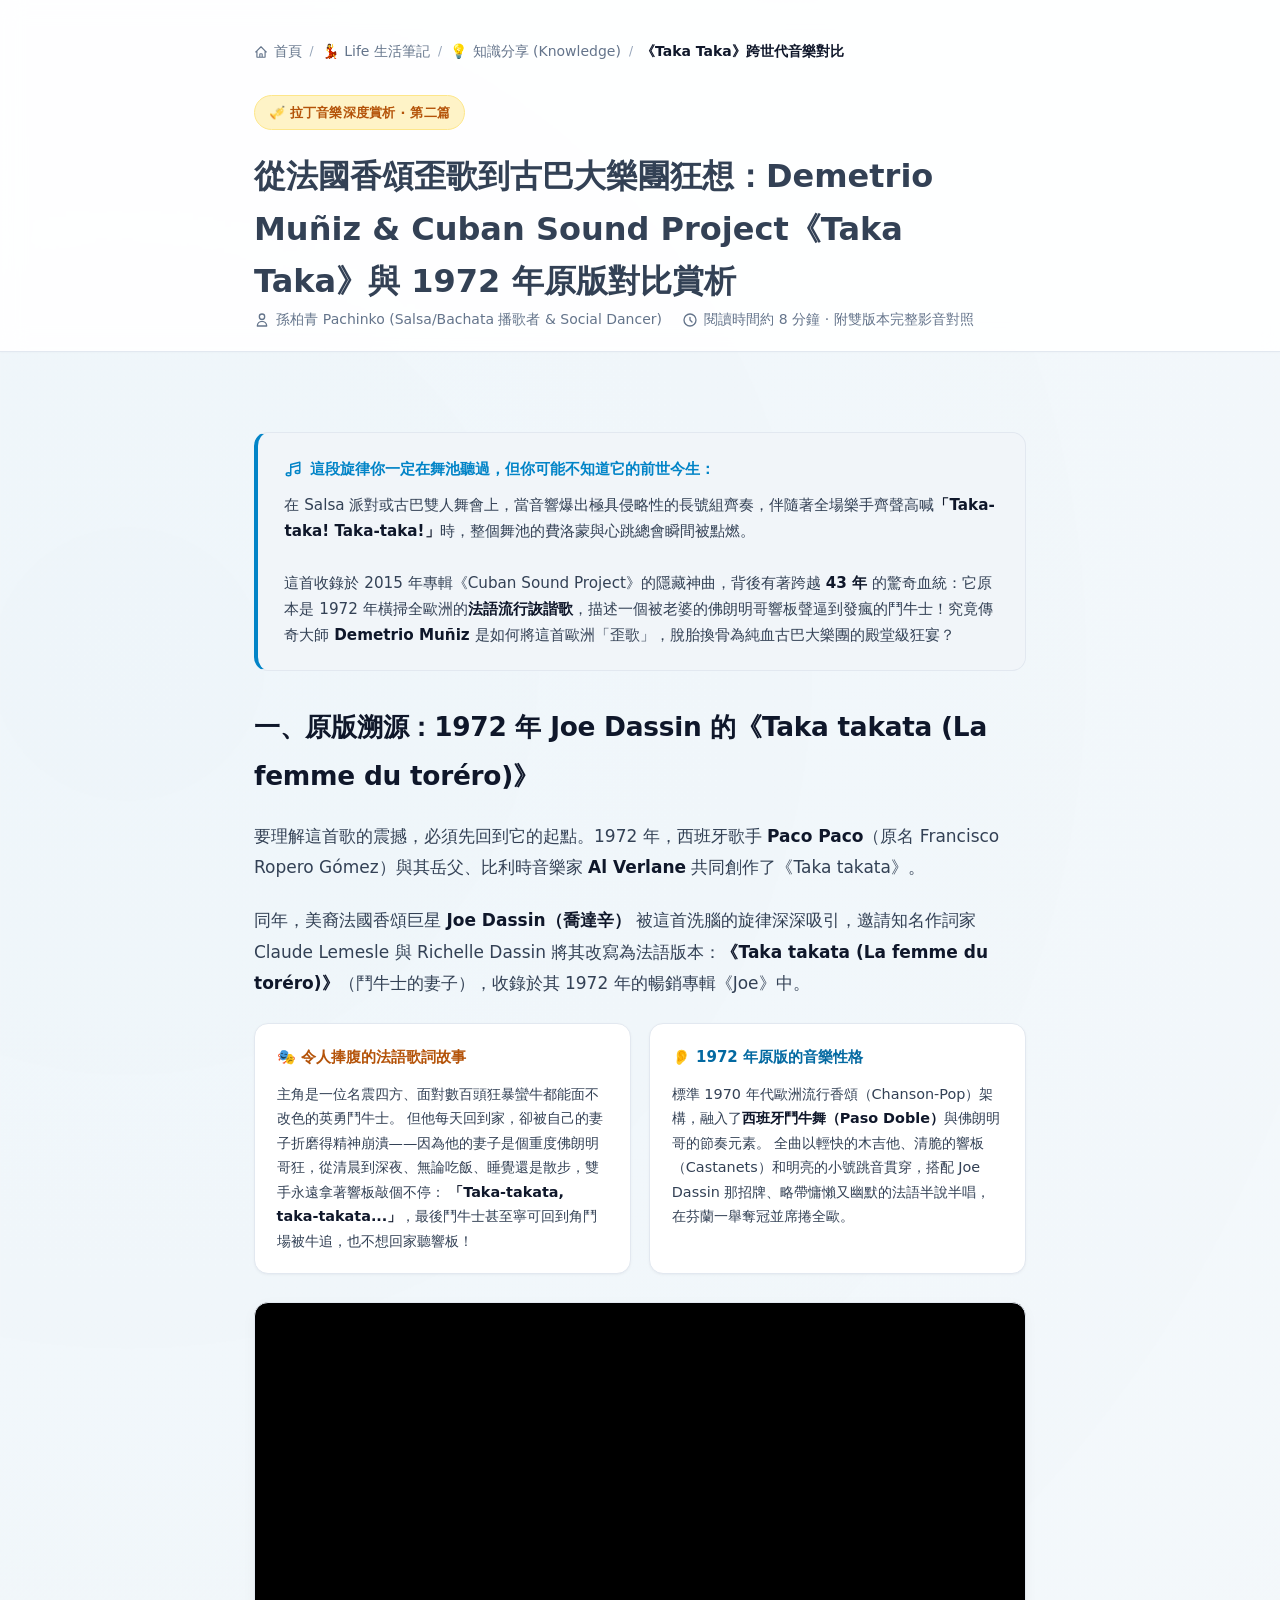
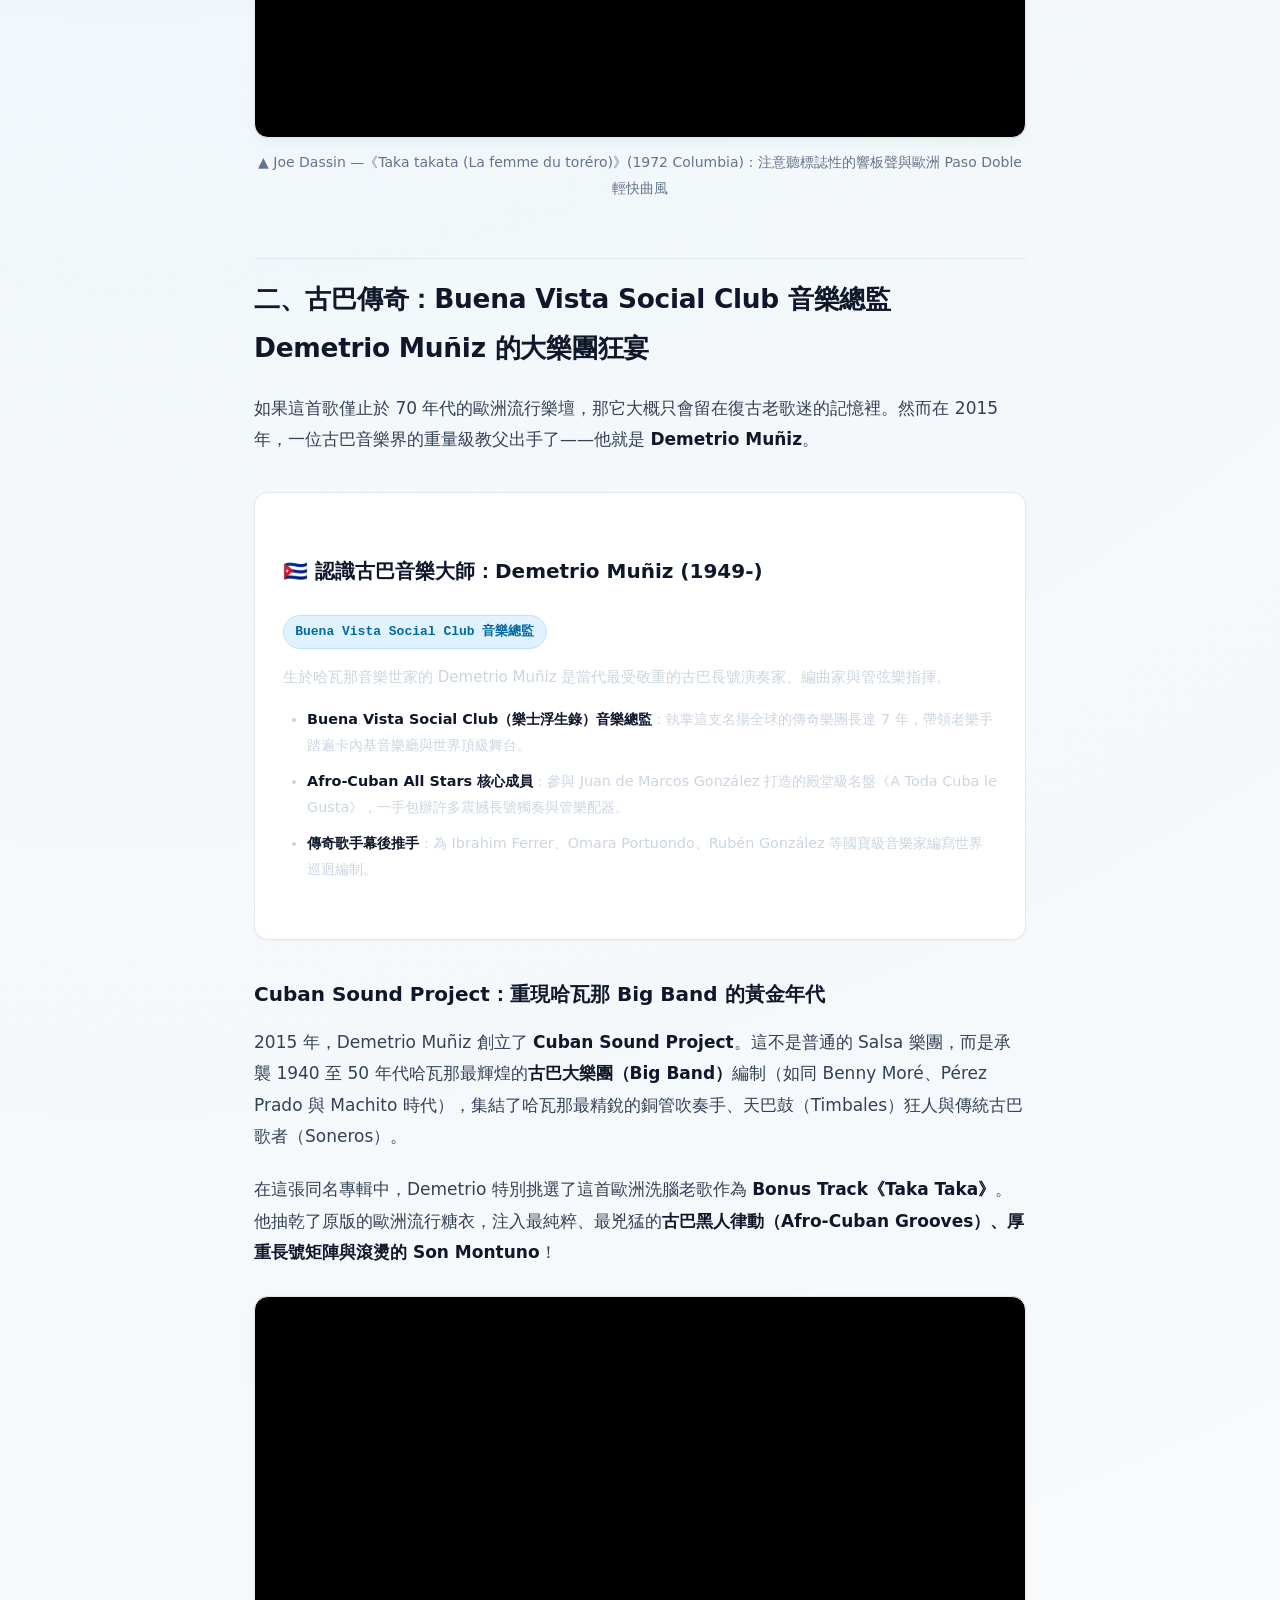
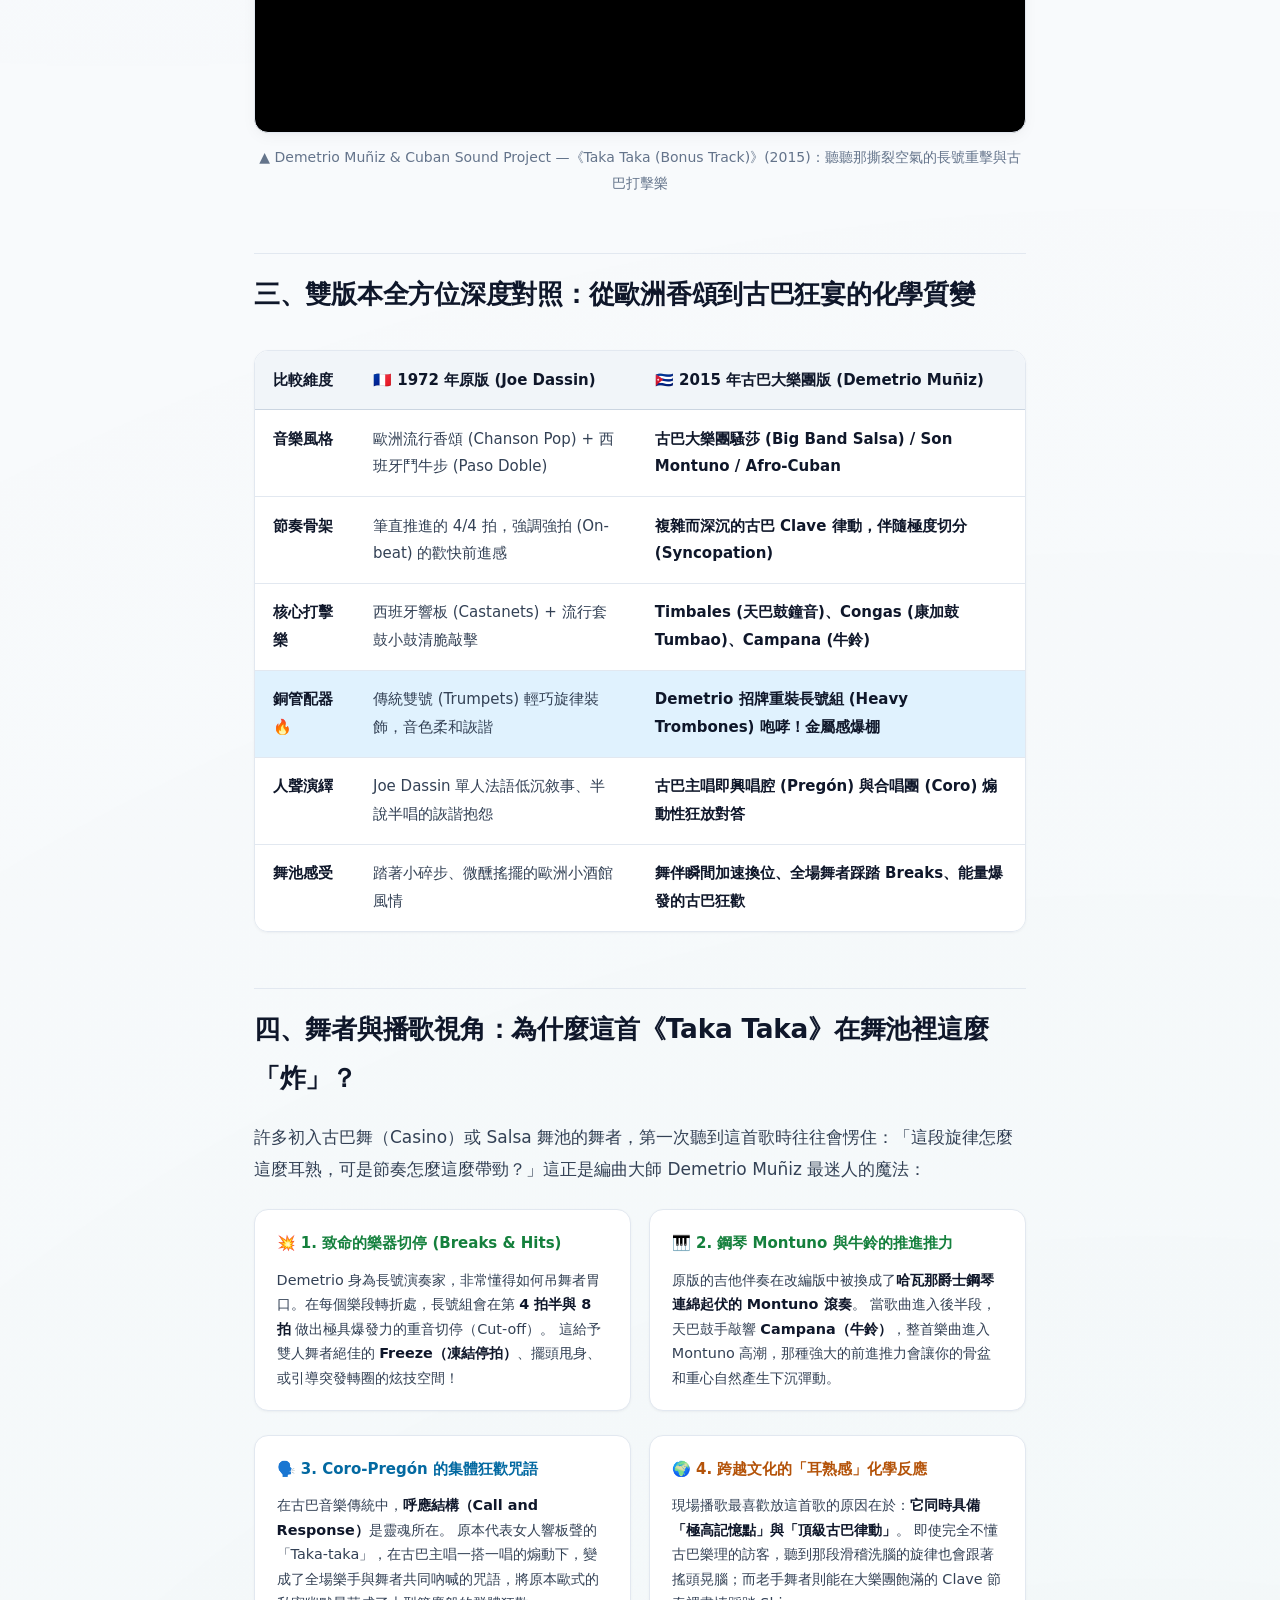
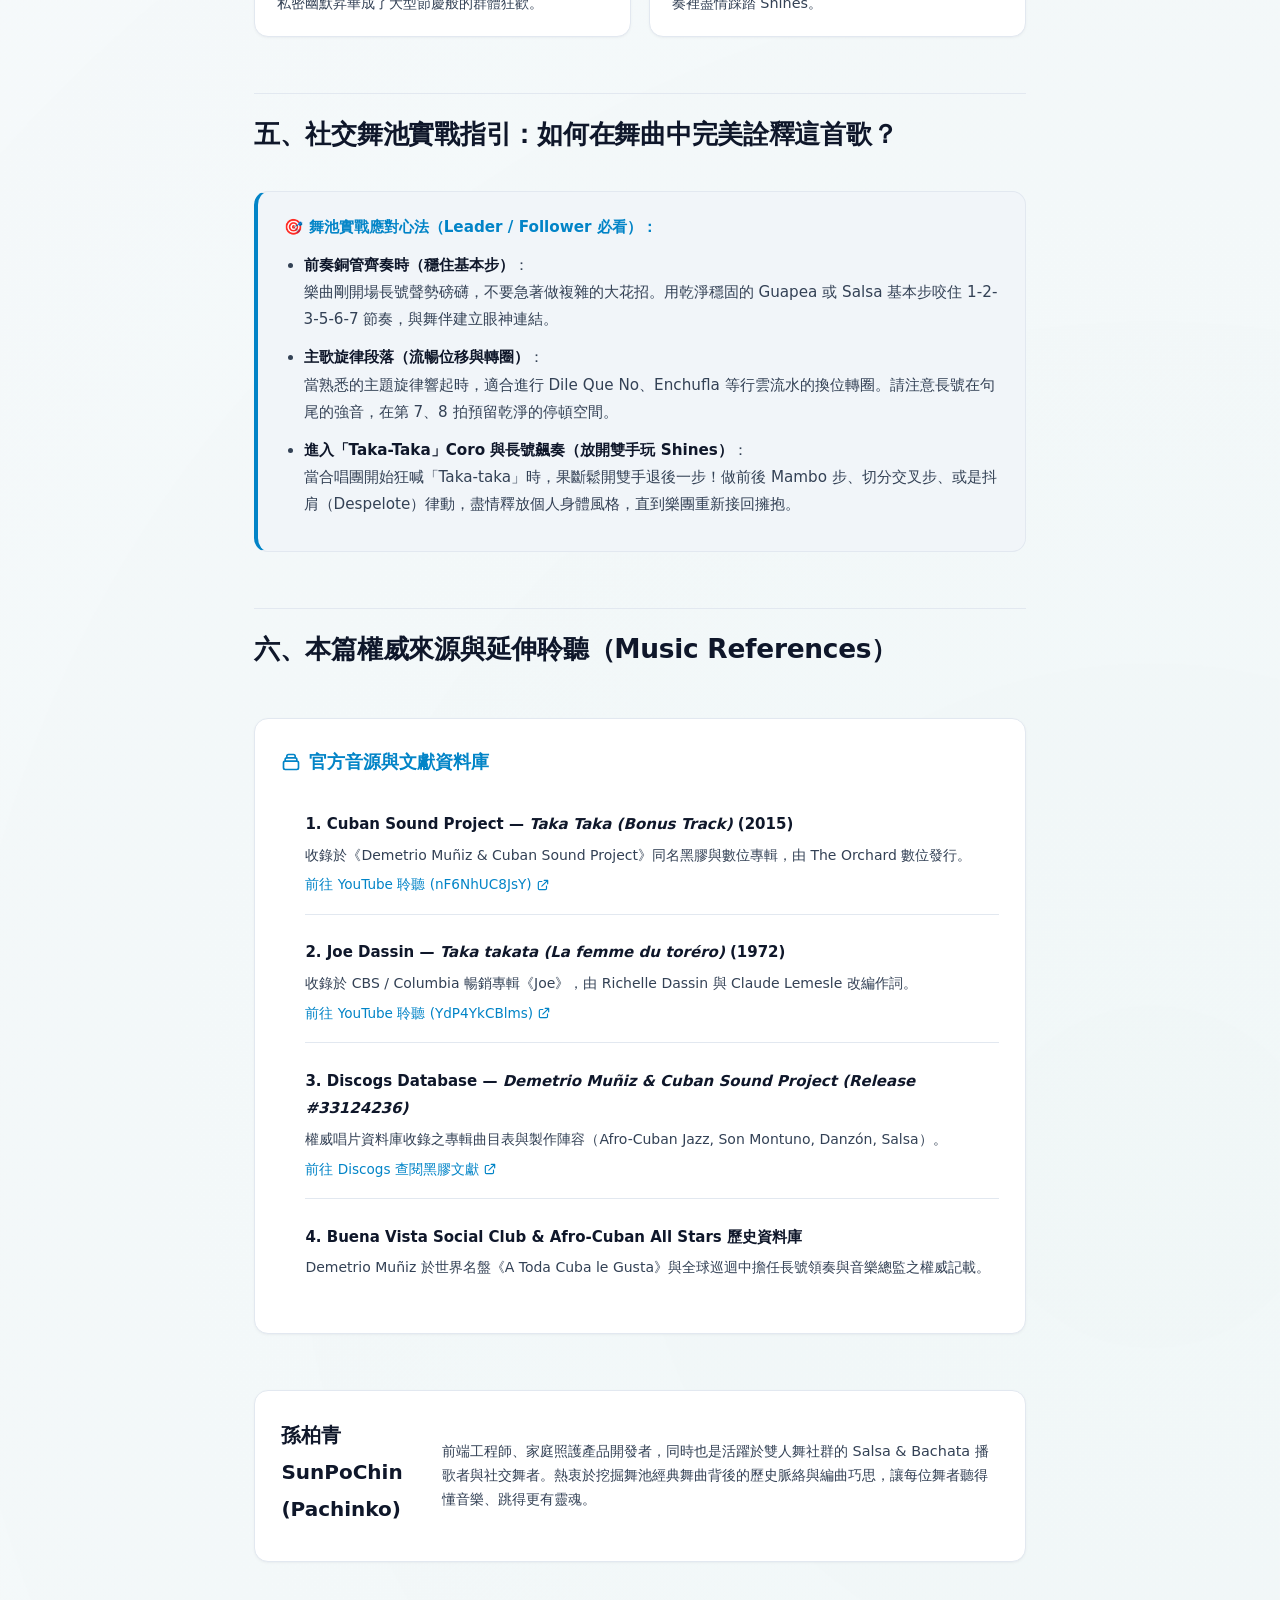
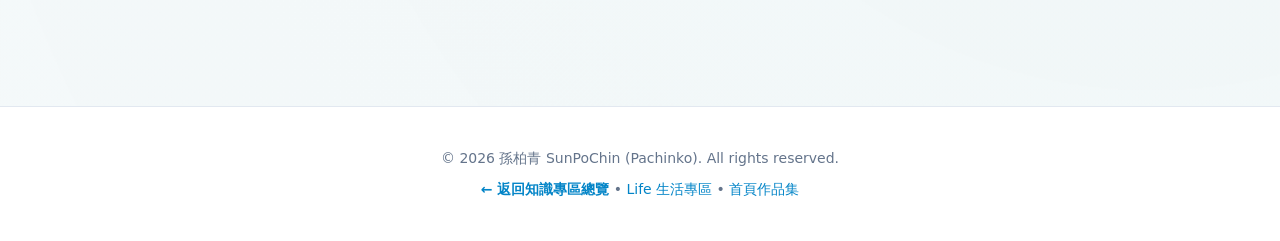
<file: life/knowledge/cuban-sound-project-taka-taka.html>
<!--
  檔案用途：雙人舞與音樂知識分享專區 - 第二篇：Demetrio Muñiz & Cuban Sound Project《Taka Taka》與 1972 年原版對比深度賞析
  所在層：sunpochin.github.io/life/knowledge/cuban-sound-project-taka-taka.html
  設計決策說明：
  1. 完整梳理 1972 年 Joe Dassin 經典法語香頌《Taka takata (La femme du toréro)》與 2015 年 Demetrio Muñiz & Cuban Sound Project 改編版《Taka Taka》。
  2. 深入介紹 Demetrio Muñiz 作為 Buena Vista Social Club 前音樂總監與長號大師的傳奇背景。
  3. 結合舞者與現場播歌視角，拆解銅管重擊、古巴 Clave 律動、鋼琴 Montuno 與 Coro-Pregón 對答如何引爆 Salsa 社交舞池。
  4. 內嵌兩首高畫質 YouTube 影音，附上詳細對照表格與實戰建議。
-->
<!DOCTYPE html>
<html lang="zh-TW">
<head>
  <meta charset="UTF-8">
  <meta name="viewport" content="width=device-width, initial-scale=1.0">
  
  <title>從法國香頌歪歌到古巴大樂團狂想：Demetrio Muñiz《Taka Taka》與原版深度對比 | SunPoChin 知識分享</title>
  <meta name="description" content="一場跨越 43 年的奇妙音樂煉金術！解析 Buena Vista Social Club 音樂總監 Demetrio Muñiz 如何將 1972 年 Joe Dassin 描寫鬥牛士妻子的歐洲洗腦曲，改寫成震撼 Salsa 舞池的古巴大樂團狂暴傑作。">
  <meta name="keywords" content="Taka Taka, Demetrio Muñiz, Cuban Sound Project, Joe Dassin, Taka takata, Buena Vista Social Club, 古巴音樂, Salsa, 舞者音樂性, 孫柏青, Pachinko">
  <meta name="author" content="孫柏青 SunPoChin (Pachinko)">
  
  <!-- Open Graph 社群卡片設定 -->
  <meta property="og:type" content="article">
  <meta property="og:url" content="https://sunpochin.github.io/life/knowledge/cuban-sound-project-taka-taka.html">
  <meta property="og:title" content="從法國香頌歪歌到古巴大樂團狂想：Demetrio Muñiz《Taka Taka》與原版深度對比">
  <meta property="og:description" content="Buena Vista Social Club 音樂總監的神級改編！從 1972 年鬥牛士幽默香頌到 2015 年點燃社交舞池的古巴 Big Band，雙版本完整對照解析。">
  
  <!-- 向量 SVG 門牌圖示 -->
  <link rel="icon" type="image/svg+xml" href="../../favicon.svg">
  
  <!-- 引入專區共用樣式表 -->
  <link rel="stylesheet" href="styles.css">
</head>
<body>

  <!-- 門牌標頭區塊 Header -->
  <header class="site-header" style="padding: 2.5rem 0 1.25rem;">
    <div class="article-container">
      
      <!-- 麵包屑導覽 -->
      <nav class="breadcrumb-nav" aria-label="路徑導覽">
        <a href="../../" class="breadcrumb-link">
          <svg xmlns="http://www.w3.org/2000/svg" width="14" height="14" fill="none" viewBox="0 0 24 24" stroke="currentColor">
            <path stroke-linecap="round" stroke-linejoin="round" stroke-width="2" d="M3 12l2-2m0 0l7-7 7 7M5 10v10a1 1 0 001 1h3m10-11l2 2m-2-2v10a1 1 0 01-1 1h-3m-6 0a1 1 0 001-1v-4a1 1 0 011-1h2a1 1 0 011 1v4a1 1 0 001 1m-6 0h6" />
          </svg>
          首頁
        </a>
        <span class="breadcrumb-separator">/</span>
        <a href="../" class="breadcrumb-link">
          <span aria-hidden="true">💃</span> Life 生活筆記
        </a>
        <span class="breadcrumb-separator">/</span>
        <a href="./" class="breadcrumb-link">
          <span aria-hidden="true">💡</span> 知識分享 (Knowledge)
        </a>
        <span class="breadcrumb-separator">/</span>
        <span class="breadcrumb-current">《Taka Taka》跨世代音樂對比</span>
      </nav>

      <!-- 文章頂部 Meta 標籤 -->
      <div class="article-category-badge cuban-theme">
        <span>🎺 拉丁音樂深度賞析 · 第二篇</span>
      </div>
      <h1 class="article-title">從法國香頌歪歌到古巴大樂團狂想：Demetrio Muñiz &amp; Cuban Sound Project《Taka Taka》與 1972 年原版對比賞析</h1>
      
      <div class="article-meta-row">
        <div class="article-meta-item">
          <svg xmlns="http://www.w3.org/2000/svg" width="16" height="16" fill="none" viewBox="0 0 24 24" stroke="currentColor">
            <path stroke-linecap="round" stroke-linejoin="round" stroke-width="2" d="M16 7a4 4 0 11-8 0 4 4 0 018 0zM12 14a7 7 0 00-7 7h14a7 7 0 00-7-7z" />
          </svg>
          <!-- 依憲法保持謙遜規範，不自稱 DJ，改以播歌者稱呼 -->
          <span>孫柏青 Pachinko (Salsa/Bachata 播歌者 &amp; Social Dancer)</span>
        </div>
        <div class="article-meta-item">
          <svg xmlns="http://www.w3.org/2000/svg" width="16" height="16" fill="none" viewBox="0 0 24 24" stroke="currentColor">
            <path stroke-linecap="round" stroke-linejoin="round" stroke-width="2" d="M12 8v4l3 3m6-3a9 9 0 11-18 0 9 9 0 0118 0z" />
          </svg>
          <span>閱讀時間約 8 分鐘 · 附雙版本完整影音對照</span>
        </div>
      </div>

    </div>
  </header>

  <!-- 主要文章內容 Main Article -->
  <main class="main-content">
    <div class="article-container">
      <article class="article-body">

        <!-- 導言引言框 -->
        <div class="callout-box">
          <div class="callout-box-title">
            <svg xmlns="http://www.w3.org/2000/svg" width="18" height="18" fill="none" viewBox="0 0 24 24" stroke="currentColor">
              <path stroke-linecap="round" stroke-linejoin="round" stroke-width="2" d="M9 19V6l12-3v13M9 19c0 1.105-1.343 2-3 2s-3-.895-3-2 1.343-2 3-2 3 .895 3 2zm12-3c0 1.105-1.343 2-3 2s-3-.895-3-2 1.343-2 3-2 3 .895 3 2zM9 10l12-3" />
            </svg>
            這段旋律你一定在舞池聽過，但你可能不知道它的前世今生：
          </div>
          <p style="margin: 0; font-size: 0.95rem; line-height: 1.7;">
            在 Salsa 派對或古巴雙人舞會上，當音響爆出極具侵略性的長號組齊奏，伴隨著全場樂手齊聲高喊<strong>「Taka-taka! Taka-taka!」</strong>時，整個舞池的費洛蒙與心跳總會瞬間被點燃。
            <br><br>
            這首收錄於 2015 年專輯《Cuban Sound Project》的隱藏神曲，背後有著跨越 <strong>43 年</strong> 的驚奇血統：它原本是 1972 年橫掃全歐洲的<strong>法語流行詼諧歌</strong>，描述一個被老婆的佛朗明哥響板聲逼到發瘋的鬥牛士！究竟傳奇大師 <strong>Demetrio Muñiz</strong> 是如何將這首歐洲「歪歌」，脫胎換骨為純血古巴大樂團的殿堂級狂宴？
          </p>
        </div>

        <!-- 第一章：原版溯源 -->
        <h2>一、原版溯源：1972 年 Joe Dassin 的《Taka takata (La femme du toréro)》</h2>
        <p>
          要理解這首歌的震撼，必須先回到它的起點。1972 年，西班牙歌手 <strong>Paco Paco</strong>（原名 Francisco Ropero Gómez）與其岳父、比利時音樂家 <strong>Al Verlane</strong> 共同創作了《Taka takata》。
        </p>
        <p>
          同年，美裔法國香頌巨星 <strong>Joe Dassin（喬達辛）</strong> 被這首洗腦的旋律深深吸引，邀請知名作詞家 Claude Lemesle 與 Richelle Dassin 將其改寫為法語版本：<strong>《Taka takata (La femme du toréro)》</strong>（鬥牛士的妻子），收錄於其 1972 年的暢銷專輯《Joe》中。
        </p>

        <!-- 歌曲幽默背景介紹 -->
        <div class="action-duo-grid">
          <div class="action-column">
            <div class="action-col-title history">
              <span>🎭 令人捧腹的法語歌詞故事</span>
            </div>
            <div class="action-col-desc">
              主角是一位名震四方、面對數百頭狂暴蠻牛都能面不改色的英勇鬥牛士。
              但他每天回到家，卻被自己的妻子折磨得精神崩潰——因為他的妻子是個重度佛朗明哥狂，從清晨到深夜、無論吃飯、睡覺還是散步，雙手永遠拿著響板敲個不停：
              <strong>「Taka-takata, taka-takata...」</strong>，最後鬥牛士甚至寧可回到角鬥場被牛追，也不想回家聽響板！
            </div>
          </div>

          <div class="action-column">
            <div class="action-col-title listen">
              <span>👂 1972 年原版的音樂性格</span>
            </div>
            <div class="action-col-desc">
              標準 1970 年代歐洲流行香頌（Chanson-Pop）架構，融入了<strong>西班牙鬥牛舞（Paso Doble）</strong>與佛朗明哥的節奏元素。
              全曲以輕快的木吉他、清脆的響板（Castanets）和明亮的小號跳音貫穿，搭配 Joe Dassin 那招牌、略帶慵懶又幽默的法語半說半唱，在芬蘭一舉奪冠並席捲全歐。
            </div>
          </div>
        </div>

        <!-- 影片一：Joe Dassin 原版 -->
        <div class="video-wrapper">
          <iframe 
            src="https://www.youtube-nocookie.com/embed/YdP4YkCBlms" 
            title="Joe Dassin - Taka takata (La femme du toréro) (1972)" 
            loading="lazy"
            allow="accelerometer; autoplay; clipboard-write; encrypted-media; gyroscope; picture-in-picture" 
            allowfullscreen>
          </iframe>
        </div>
        <p class="video-caption">▲ Joe Dassin —《Taka takata (La femme du toréro)》(1972 Columbia)：注意聽標誌性的響板聲與歐洲 Paso Doble 輕快曲風</p>

        <!-- 第二章：古巴神級改編 -->
        <h2>二、古巴傳奇：Buena Vista Social Club 音樂總監 Demetrio Muñiz 的大樂團狂宴</h2>
        <p>
          如果這首歌僅止於 70 年代的歐洲流行樂壇，那它大概只會留在復古老歌迷的記憶裡。然而在 2015 年，一位古巴音樂界的重量級教父出手了——他就是 <strong>Demetrio Muñiz</strong>。
        </p>

        <!-- 大師背景卡片 -->
        <div class="dancer-case-card">
          <div class="case-card-header">
            <h3 class="case-card-title">🇨🇺 認識古巴音樂大師：Demetrio Muñiz (1949-)</h3>
            <span class="timestamp-badge">Buena Vista Social Club 音樂總監</span>
          </div>
          <p style="font-size: 0.9375rem; color: #cbd5e1; margin-bottom: 1rem; line-height: 1.7;">
            生於哈瓦那音樂世家的 Demetrio Muñiz 是當代最受敬重的古巴長號演奏家、編曲家與管弦樂指揮。
          </p>
          <ul style="color: #cbd5e1; font-size: 0.9rem; line-height: 1.8; margin-top: 0;">
            <li><strong>Buena Vista Social Club（樂士浮生錄）音樂總監</strong>：執掌這支名揚全球的傳奇樂團長達 7 年，帶領老樂手踏遍卡內基音樂廳與世界頂級舞台。</li>
            <li><strong>Afro-Cuban All Stars 核心成員</strong>：參與 Juan de Marcos González 打造的殿堂級名盤《A Toda Cuba le Gusta》，一手包辦許多震撼長號獨奏與管樂配器。</li>
            <li><strong>傳奇歌手幕後推手</strong>：為 Ibrahim Ferrer、Omara Portuondo、Rubén González 等國寶級音樂家編寫世界巡迴編制。</li>
          </ul>
        </div>

        <h3>Cuban Sound Project：重現哈瓦那 Big Band 的黃金年代</h3>
        <p>
          2015 年，Demetrio Muñiz 創立了 <strong>Cuban Sound Project</strong>。這不是普通的 Salsa 樂團，而是承襲 1940 至 50 年代哈瓦那最輝煌的<strong>古巴大樂團（Big Band）</strong>編制（如同 Benny Moré、Pérez Prado 與 Machito 時代），集結了哈瓦那最精銳的銅管吹奏手、天巴鼓（Timbales）狂人與傳統古巴歌者（Soneros）。
        </p>
        <p>
          在這張同名專輯中，Demetrio 特別挑選了這首歐洲洗腦老歌作為 <strong>Bonus Track《Taka Taka》</strong>。他抽乾了原版的歐洲流行糖衣，注入最純粹、最兇猛的<strong>古巴黑人律動（Afro-Cuban Grooves）、厚重長號矩陣與滾燙的 Son Montuno</strong>！
        </p>

        <!-- 影片二：Cuban Sound Project 改編版 -->
        <div class="video-wrapper">
          <iframe 
            src="https://www.youtube-nocookie.com/embed/nF6NhUC8JsY" 
            title="Demetrio Muñiz & Cuban Sound Project - Taka Taka (Bonus Track)" 
            loading="lazy"
            allow="accelerometer; autoplay; clipboard-write; encrypted-media; gyroscope; picture-in-picture" 
            allowfullscreen>
          </iframe>
        </div>
        <p class="video-caption">▲ Demetrio Muñiz &amp; Cuban Sound Project —《Taka Taka (Bonus Track)》(2015)：聽聽那撕裂空氣的長號重擊與古巴打擊樂</p>

        <!-- 第三章：雙版本全方位深度對比 -->
        <h2>三、雙版本全方位深度對照：從歐洲香頌到古巴狂宴的化學質變</h2>
        <div class="table-responsive">
          <table class="music-structure-table">
            <thead>
              <tr>
                <th scope="col">比較維度</th>
                <th scope="col">🇫🇷 1972 年原版 (Joe Dassin)</th>
                <th scope="col">🇨🇺 2015 年古巴大樂團版 (Demetrio Muñiz)</th>
              </tr>
            </thead>
            <tbody>
              <tr>
                <td><strong>音樂風格</strong></td>
                <td>歐洲流行香頌 (Chanson Pop) + 西班牙鬥牛步 (Paso Doble)</td>
                <td><strong>古巴大樂團騷莎 (Big Band Salsa) / Son Montuno / Afro-Cuban</strong></td>
              </tr>
              <tr>
                <td><strong>節奏骨架</strong></td>
                <td>筆直推進的 4/4 拍，強調強拍 (On-beat) 的歡快前進感</td>
                <td><strong>複雜而深沉的古巴 Clave 律動，伴隨極度切分 (Syncopation)</strong></td>
              </tr>
              <tr>
                <td><strong>核心打擊樂</strong></td>
                <td>西班牙響板 (Castanets) + 流行套鼓小鼓清脆敲擊</td>
                <td><strong>Timbales (天巴鼓鐘音)、Congas (康加鼓 Tumbao)、Campana (牛鈴)</strong></td>
              </tr>
              <tr class="highlight-row">
                <td><strong>銅管配器 🔥</strong></td>
                <td>傳統雙號 (Trumpets) 輕巧旋律裝飾，音色柔和詼諧</td>
                <td><strong>Demetrio 招牌重裝長號組 (Heavy Trombones) 咆哮！金屬感爆棚</strong></td>
              </tr>
              <tr>
                <td><strong>人聲演繹</strong></td>
                <td>Joe Dassin 單人法語低沉敘事、半說半唱的詼諧抱怨</td>
                <td><strong>古巴主唱即興唱腔 (Pregón) 與合唱團 (Coro) 煽動性狂放對答</strong></td>
              </tr>
              <tr>
                <td><strong>舞池感受</strong></td>
                <td>踏著小碎步、微醺搖擺的歐洲小酒館風情</td>
                <td><strong>舞伴瞬間加速換位、全場舞者踩踏 Breaks、能量爆發的古巴狂歡</strong></td>
              </tr>
            </tbody>
          </table>
        </div>

        <!-- 第四章：舞者與現場播歌視角剖析 -->
        <h2>四、舞者與播歌視角：為什麼這首《Taka Taka》在舞池裡這麼「炸」？</h2>
        <p>
          許多初入古巴舞（Casino）或 Salsa 舞池的舞者，第一次聽到這首歌時往往會愣住：「這段旋律怎麼這麼耳熟，可是節奏怎麼這麼帶勁？」這正是編曲大師 Demetrio Muñiz 最迷人的魔法：
        </p>

        <div class="action-duo-grid">
          <div class="action-column">
            <div class="action-col-title dance">
              <span>💥 1. 致命的樂器切停 (Breaks &amp; Hits)</span>
            </div>
            <div class="action-col-desc">
              Demetrio 身為長號演奏家，非常懂得如何吊舞者胃口。在每個樂段轉折處，長號組會在第 <strong>4 拍半與 8 拍</strong> 做出極具爆發力的重音切停（Cut-off）。
              這給予雙人舞者絕佳的 <strong>Freeze（凍結停拍）</strong>、擺頭甩身、或引導突發轉圈的炫技空間！
            </div>
          </div>

          <div class="action-column">
            <div class="action-col-title dance">
              <span>🎹 2. 鋼琴 Montuno 與牛鈴的推進推力</span>
            </div>
            <div class="action-col-desc">
              原版的吉他伴奏在改編版中被換成了<strong>哈瓦那爵士鋼琴連綿起伏的 Montuno 滾奏</strong>。
              當歌曲進入後半段，天巴鼓手敲響 <strong>Campana（牛鈴）</strong>，整首樂曲進入 Montuno 高潮，那種強大的前進推力會讓你的骨盆和重心自然產生下沉彈動。
            </div>
          </div>
        </div>

        <div class="action-duo-grid">
          <div class="action-column">
            <div class="action-col-title listen">
              <span>🗣️ 3. Coro-Pregón 的集體狂歡咒語</span>
            </div>
            <div class="action-col-desc">
              在古巴音樂傳統中，<strong>呼應結構（Call and Response）</strong>是靈魂所在。
              原本代表女人響板聲的「Taka-taka」，在古巴主唱一搭一唱的煽動下，變成了全場樂手與舞者共同吶喊的咒語，將原本歐式的私密幽默昇華成了大型節慶般的群體狂歡。
            </div>
          </div>

          <div class="action-column">
            <div class="action-col-title history">
              <span>🌍 4. 跨越文化的「耳熟感」化學反應</span>
            </div>
            <div class="action-col-desc">
              現場播歌最喜歡放這首歌的原因在於：<strong>它同時具備「極高記憶點」與「頂級古巴律動」</strong>。
              即使完全不懂古巴樂理的訪客，聽到那段滑稽洗腦的旋律也會跟著搖頭晃腦；而老手舞者則能在大樂團飽滿的 Clave 節奏裡盡情踩踏 Shines。
            </div>
          </div>
        </div>

        <!-- 第五章：社交舞者實戰指引 -->
        <h2>五、社交舞池實戰指引：如何在舞曲中完美詮釋這首歌？</h2>
        <div class="callout-box">
          <div class="callout-box-title">
            🎯 舞池實戰應對心法（Leader / Follower 必看）：
          </div>
          <ul style="margin: 0.5rem 0 0 1.2rem; padding: 0; font-size: 0.95rem; line-height: 1.8;">
            <li>
              <strong>前奏銅管齊奏時（穩住基本步）</strong>：<br>
              樂曲剛開場長號聲勢磅礴，不要急著做複雜的大花招。用乾淨穩固的 Guapea 或 Salsa 基本步咬住 1-2-3-5-6-7 節奏，與舞伴建立眼神連結。
            </li>
            <li>
              <strong>主歌旋律段落（流暢位移與轉圈）</strong>：<br>
              當熟悉的主題旋律響起時，適合進行 Dile Que No、Enchufla 等行雲流水的換位轉圈。請注意長號在句尾的強音，在第 7、8 拍預留乾淨的停頓空間。
            </li>
            <li>
              <strong>進入「Taka-Taka」Coro 與長號飆奏（放開雙手玩 Shines）</strong>：<br>
              當合唱團開始狂喊「Taka-taka」時，果斷鬆開雙手退後一步！做前後 Mambo 步、切分交叉步、或是抖肩（Despelote）律動，盡情釋放個人身體風格，直到樂團重新接回擁抱。
            </li>
          </ul>
        </div>

        <!-- 參考文獻與音樂來源清單 -->
        <h2>六、本篇權威來源與延伸聆聽（Music References）</h2>
        <div class="sources-card">
          <h3>
            <svg xmlns="http://www.w3.org/2000/svg" width="20" height="20" fill="none" viewBox="0 0 24 24" stroke="currentColor">
              <path stroke-linecap="round" stroke-linejoin="round" stroke-width="2" d="M19 11H5m14 0a2 2 0 012 2v6a2 2 0 01-2 2H5a2 2 0 01-2-2v-6a2 2 0 012-2m14 0V9a2 2 0 00-2-2M5 11V9a2 2 0 012-2m0 0V5a2 2 0 012-2h6a2 2 0 012 2v2M7 7h10" />
            </svg>
            官方音源與文獻資料庫
          </h3>
          <ul class="sources-list">
            <li class="source-item">
              <div class="source-title">1. Cuban Sound Project — <em>Taka Taka (Bonus Track)</em> (2015)</div>
              <div class="source-desc">收錄於《Demetrio Muñiz &amp; Cuban Sound Project》同名黑膠與數位專輯，由 The Orchard 數位發行。</div>
              <a href="https://www.youtube.com/watch?v=nF6NhUC8JsY" target="_blank" rel="noopener noreferrer" class="source-link">
                <span>前往 YouTube 聆聽 (nF6NhUC8JsY)</span>
                <svg xmlns="http://www.w3.org/2000/svg" width="14" height="14" fill="none" viewBox="0 0 24 24" stroke="currentColor"><path stroke-linecap="round" stroke-linejoin="round" stroke-width="2" d="M10 6H6a2 2 0 00-2 2v10a2 2 0 002 2h10a2 2 0 002-2v-4M14 4h6m0 0v6m0-6L10 14" /></svg>
              </a>
            </li>

            <li class="source-item">
              <div class="source-title">2. Joe Dassin — <em>Taka takata (La femme du toréro)</em> (1972)</div>
              <div class="source-desc">收錄於 CBS / Columbia 暢銷專輯《Joe》，由 Richelle Dassin 與 Claude Lemesle 改編作詞。</div>
              <a href="https://www.youtube.com/watch?v=YdP4YkCBlms" target="_blank" rel="noopener noreferrer" class="source-link">
                <span>前往 YouTube 聆聽 (YdP4YkCBlms)</span>
                <svg xmlns="http://www.w3.org/2000/svg" width="14" height="14" fill="none" viewBox="0 0 24 24" stroke="currentColor"><path stroke-linecap="round" stroke-linejoin="round" stroke-width="2" d="M10 6H6a2 2 0 00-2 2v10a2 2 0 002 2h10a2 2 0 002-2v-4M14 4h6m0 0v6m0-6L10 14" /></svg>
              </a>
            </li>

            <li class="source-item">
              <div class="source-title">3. Discogs Database — <em>Demetrio Muñiz &amp; Cuban Sound Project (Release #33124236)</em></div>
              <div class="source-desc">權威唱片資料庫收錄之專輯曲目表與製作陣容（Afro-Cuban Jazz, Son Montuno, Danzón, Salsa）。</div>
              <a href="https://www.discogs.com/release/33124236-Demetrio-Mu%C3%B1iz-Cuban-Sound-Project-Cuban-Sound-Project" target="_blank" rel="noopener noreferrer" class="source-link">
                <span>前往 Discogs 查閱黑膠文獻</span>
                <svg xmlns="http://www.w3.org/2000/svg" width="14" height="14" fill="none" viewBox="0 0 24 24" stroke="currentColor"><path stroke-linecap="round" stroke-linejoin="round" stroke-width="2" d="M10 6H6a2 2 0 00-2 2v10a2 2 0 002 2h10a2 2 0 002-2v-4M14 4h6m0 0v6m0-6L10 14" /></svg>
              </a>
            </li>

            <li class="source-item">
              <div class="source-title">4. Buena Vista Social Club &amp; Afro-Cuban All Stars 歷史資料庫</div>
              <div class="source-desc">Demetrio Muñiz 於世界名盤《A Toda Cuba le Gusta》與全球巡迴中擔任長號領奏與音樂總監之權威記載。</div>
            </li>
          </ul>
        </div>

        <!-- 撰寫者簡介卡片 -->
        <div class="author-box">
          <div class="author-name" style="font-size: 1.25rem;">孫柏青 SunPoChin (Pachinko)</div>
          <div class="author-bio">
            <!-- 依憲法保持謙遜規範，改以播歌者與社交舞者自稱 -->
            前端工程師、家庭照護產品開發者，同時也是活躍於雙人舞社群的 Salsa &amp; Bachata 播歌者與社交舞者。熱衷於挖掘舞池經典舞曲背後的歷史脈絡與編曲巧思，讓每位舞者聽得懂音樂、跳得更有靈魂。
          </div>
        </div>

      </article>
    </div>
  </main>

  <!-- 頁尾 Footer -->
  <footer class="site-footer" style="margin-top: 4rem;">
    <div class="article-container">
      <div class="footer-content" style="text-align: center;">
        <p>&copy; <span id="year">2026</span> 孫柏青 SunPoChin (Pachinko). All rights reserved.</p>
        <p style="margin-top: 0.5rem; font-size: 0.875rem; color: var(--text-muted);">
          <a href="./" style="color: var(--accent-primary, #38bdf8); text-decoration: none; font-weight: 600;">← 返回知識專區總覽</a>
          &bull; 
          <a href="../" style="color: var(--accent-primary, #38bdf8); text-decoration: none;">Life 生活專區</a>
          &bull; 
          <a href="../../" style="color: var(--accent-primary, #38bdf8); text-decoration: none;">首頁作品集</a>
        </p>
      </div>
    </div>
  </footer>

  <!-- 原生 Vanilla JS 動態年份更新 -->
  <script>
    document.addEventListener('DOMContentLoaded', () => {
      const yearEl = document.getElementById('year');
      if (yearEl) yearEl.textContent = new Date().getFullYear();
    });
  </script>
</body>
</html>
</file>
<file: styles.css>
/* 
  設計系統說明 (Clean Editorial Slate Design System)：
  遵循 Prime Directive 與 ui-ux-pro-max 規範，全面重構全站色彩系統。
  
  【重構原因與設計決策】：
  1. 淘汰原先暗黑底色 (#090d16) 與 Slate 400 灰字所造成之眼睛疲勞、光暈效應 (Halation) 與可讀性低下問題。
  2. 採用護眼微藍暖灰 (#f8fafc) 作為全站畫布底色，搭配純白 (#ffffff) 卡片，呈現呼吸感充裕、層次分明的現代工程師作品集。
  3. 標題文字採用深墨石板黑 (#0f172a)，內文採用高可讀石板深灰 (#334155)，對比度全面達 WCAG AAA (>12:1 / >7:1)。
  4. 品牌色採用專業穩健的海洋藍 (#0284c7) 與深石墨 (#0f172a)，告別廉價電競霓虹感，呼應「家健錄」守護家庭長照的專業與信賴。
*/

:root {
  /* 全站畫布與表面基調 (Clean Editorial Slate Palette) */
  --bg-page: #f8fafc;
  --bg-surface: #ffffff;
  --bg-subtle: #f1f5f9;
  --bg-highlight: #e2e8f0;
  
  /* 文字階層色彩系統 (極佳可讀性，消除眼部疲勞) */
  --text-main: #0f172a;
  --text-body: #334155;
  --text-muted: #64748b;
  --text-subtle: #94a3b8;
  
  /* 品牌強調色 - 海洋藍、翡翠綠（照護健康）與暖琥珀（生活文化） */
  --accent-primary: #0284c7;
  --accent-primary-hover: #0369a1;
  --accent-primary-light: #e0f2fe;
  --accent-primary-border: #bae6fd;
  
  --accent-emerald: #059669;
  --accent-emerald-hover: #047857;
  --accent-emerald-light: #dcfce7;
  --accent-emerald-border: #86efac;
  
  --accent-warm: #d97706;
  --accent-warm-hover: #b45309;
  --accent-warm-light: #fef3c7;
  --accent-warm-border: #fde68a;
  
  /* 邊框與分隔線 (柔和清晰，告別粗糙亮線) */
  --border-subtle: #e2e8f0;
  --border-strong: #cbd5e1;
  --border-focus: #0284c7;
  
  /* 按鈕色彩 Token (高級深色沈穩風格) */
  --btn-primary-bg: #0f172a;
  --btn-primary-text: #ffffff;
  --btn-primary-hover-bg: #1e293b;
  --btn-primary-shadow: 0 4px 14px -2px rgba(15, 23, 42, 0.18);
  
  /* 圓角規模與自然自然陰影層次 */
  --radius-sm: 8px;
  --radius-md: 14px;
  --radius-lg: 20px;
  --radius-pill: 9999px;
  
  --shadow-subtle: 0 1px 3px 0 rgba(15, 23, 42, 0.04), 0 1px 2px -1px rgba(15, 23, 42, 0.03);
  --shadow-card: 0 4px 16px -2px rgba(15, 23, 42, 0.05), 0 2px 4px -2px rgba(15, 23, 42, 0.03);
  --shadow-hover: 0 12px 28px -4px rgba(15, 23, 42, 0.08), 0 4px 8px -2px rgba(15, 23, 42, 0.04);
  
  /* 字體系統 */
  --font-sans: system-ui, -apple-system, BlinkMacSystemFont, "Segoe UI", Roboto, "Helvetica Neue", "Noto Sans TC", sans-serif;
  --font-mono: ui-monospace, SFMono-Regular, Menlo, Monaco, Consolas, "Liberation Mono", "Courier New", monospace;
}

/* 基礎重置與 Box Sizing */
*, *::before, *::after {
  box-sizing: border-box;
  margin: 0;
  padding: 0;
}

html {
  font-family: var(--font-sans);
  background-color: var(--bg-page);
  color: var(--text-body);
  line-height: 1.65;
  -webkit-font-smoothing: antialiased;
  scroll-behavior: smooth;
  overflow-x: hidden;
}

body {
  min-height: 100vh;
  display: flex;
  flex-direction: column;
  background: 
    radial-gradient(circle at 10% 10%, rgba(2, 132, 199, 0.04) 0%, transparent 45%),
    radial-gradient(circle at 90% 90%, rgba(5, 150, 105, 0.03) 0%, transparent 45%),
    var(--bg-page);
  color: var(--text-body);
  overflow-x: hidden;
}

/* 版面容器 */
.container {
  width: 100%;
  max-width: 920px;
  margin: 0 auto;
  padding: 0 1.5rem;
}

/* 全站導覽列 Site Header */
.site-header {
  position: sticky;
  top: 0;
  z-index: 100;
  background: rgba(255, 255, 255, 0.9);
  backdrop-filter: blur(12px);
  -webkit-backdrop-filter: blur(12px);
  border-bottom: 1px solid var(--border-subtle);
  padding: 1rem 0;
  box-shadow: 0 1px 2px 0 rgba(15, 23, 42, 0.02);
}

.nav-bar {
  display: flex;
  align-items: center;
  justify-content: space-between;
  gap: 1rem;
}

.brand-link {
  display: flex;
  align-items: baseline;
  gap: 0.5rem;
  text-decoration: none;
  color: var(--text-main);
}

.brand-name {
  font-size: 1.25rem;
  font-weight: 700;
  letter-spacing: -0.01em;
  color: var(--text-main);
}

.brand-title {
  font-size: 0.9rem;
  font-weight: 600;
  color: var(--accent-primary);
  font-family: var(--font-mono);
}

.nav-links {
  display: flex;
  align-items: center;
  gap: 1.25rem;
}

.nav-link {
  color: var(--text-muted);
  text-decoration: none;
  font-size: 0.9375rem;
  font-weight: 500;
  transition: color 0.15s ease;
}

.nav-link:hover {
  color: var(--text-main);
}

.nav-btn {
  display: inline-flex;
  align-items: center;
  padding: 0.45rem 1rem;
  background: var(--bg-subtle);
  border: 1px solid var(--border-strong);
  border-radius: var(--radius-sm);
  color: var(--text-main);
  font-size: 0.875rem;
  font-weight: 600;
  text-decoration: none;
  transition: all 0.15s ease;
}

.nav-btn:hover {
  background: var(--text-main);
  border-color: var(--text-main);
  color: #ffffff;
  transform: translateY(-1px);
}

/* 主要內容區 */
.main-content {
  flex: 1;
  padding: 3rem 0 5rem;
}

.section-block {
  margin-top: 4.5rem;
  padding-top: 2.5rem;
  border-top: 1px solid var(--border-subtle);
}

/* 
  1. HERO 區塊樣式
*/
.hero-section {
  padding-bottom: 2rem;
}

.hero-grid {
  display: grid;
  grid-template-columns: 1fr;
  gap: 2.5rem;
  align-items: center;
}

@media (min-width: 768px) {
  .hero-grid {
    grid-template-columns: 1.2fr 0.8fr;
    gap: 3.5rem;
  }
}

.status-badge {
  display: inline-flex;
  align-items: center;
  gap: 0.5rem;
  padding: 0.35rem 0.85rem;
  background: var(--accent-emerald-light);
  border: 1px solid var(--accent-emerald-border);
  border-radius: var(--radius-pill);
  color: #15803d;
  font-size: 0.8125rem;
  font-weight: 600;
  margin-bottom: 1.25rem;
}

.status-dot {
  width: 8px;
  height: 8px;
  border-radius: 50%;
  background-color: var(--accent-emerald);
  box-shadow: 0 0 0 3px rgba(5, 150, 105, 0.2);
}

.hero-heading {
  font-size: 2.5rem;
  font-weight: 800;
  line-height: 1.15;
  color: var(--text-main);
  letter-spacing: -0.02em;
  margin-bottom: 0.5rem;
}

.hero-name-en {
  font-size: 1.5rem;
  font-weight: 600;
  color: var(--text-muted);
  font-family: var(--font-mono);
  margin-left: 0.35rem;
}

.hero-role-title {
  font-size: 1.2rem;
  font-weight: 600;
  color: var(--accent-primary);
  margin-bottom: 1.25rem;
  line-height: 1.4;
}

.hero-bio {
  font-size: 1.0625rem;
  color: var(--text-body);
  line-height: 1.75;
  margin-bottom: 1.5rem;
}

.tech-tags-row {
  display: flex;
  flex-wrap: wrap;
  gap: 0.5rem;
  margin-bottom: 2rem;
}

.tech-tag {
  display: inline-block;
  padding: 0.25rem 0.65rem;
  background: var(--bg-surface);
  border: 1px solid var(--border-strong);
  border-radius: var(--radius-sm);
  font-size: 0.8125rem;
  font-weight: 600;
  font-family: var(--font-mono);
  color: var(--text-body);
  box-shadow: 0 1px 2px rgba(15, 23, 42, 0.04);
}

.hero-actions {
  display: flex;
  flex-wrap: wrap;
  gap: 0.85rem;
}

.btn-primary {
  display: inline-flex;
  align-items: center;
  gap: 0.5rem;
  padding: 0.75rem 1.5rem;
  background: var(--btn-primary-bg);
  color: var(--btn-primary-text);
  border-radius: var(--radius-sm);
  font-weight: 700;
  text-decoration: none;
  box-shadow: var(--btn-primary-shadow);
  transition: all 0.15s ease;
}

.btn-primary:hover {
  background: var(--btn-primary-hover-bg);
  color: #ffffff;
  transform: translateY(-1px);
  box-shadow: 0 6px 20px -2px rgba(15, 23, 42, 0.25);
}

.btn-secondary {
  display: inline-flex;
  align-items: center;
  padding: 0.75rem 1.25rem;
  background: var(--bg-surface);
  color: var(--text-main);
  border: 1px solid var(--border-strong);
  border-radius: var(--radius-sm);
  font-weight: 600;
  text-decoration: none;
  transition: all 0.15s ease;
}

.btn-secondary:hover {
  border-color: var(--accent-primary);
  color: var(--accent-primary);
  background: var(--bg-subtle);
}

.btn-outline {
  display: inline-flex;
  align-items: center;
  gap: 0.4rem;
  padding: 0.75rem 1rem;
  background: var(--bg-surface);
  color: var(--text-body);
  border: 1px solid var(--border-strong);
  border-radius: var(--radius-sm);
  font-size: 0.9375rem;
  font-weight: 600;
  text-decoration: none;
  transition: all 0.15s ease;
}

.btn-outline:hover {
  color: var(--text-main);
  border-color: var(--text-main);
  background: var(--bg-subtle);
}

/* 人像照片卡片 */
.portrait-card {
  background: var(--bg-surface);
  border: 1px solid var(--border-subtle);
  border-radius: var(--radius-md);
  padding: 0.75rem;
  box-shadow: var(--shadow-card);
}

.portrait-img {
  width: 100%;
  height: auto;
  aspect-ratio: 4 / 5;
  object-fit: cover;
  border-radius: calc(var(--radius-md) - 4px);
  display: block;
}

.portrait-caption {
  display: flex;
  flex-direction: column;
  gap: 0.15rem;
  margin-top: 0.75rem;
  padding: 0 0.25rem 0.25rem;
  font-size: 0.875rem;
}

.portrait-caption strong {
  color: var(--text-main);
  font-weight: 700;
}

.portrait-caption span {
  color: var(--text-muted);
  font-size: 0.8125rem;
}

/* 
  2. 旗艦工程案例：家健錄 區塊樣式
*/
.flagship-section {
  background: var(--bg-surface);
  border: 1px solid var(--border-subtle);
  border-radius: var(--radius-lg);
  padding: 2.5rem 2rem;
  box-shadow: var(--shadow-card);
}

.section-meta {
  display: flex;
  align-items: center;
  gap: 0.75rem;
  margin-bottom: 1rem;
}

.meta-label {
  font-size: 0.75rem;
  font-weight: 700;
  letter-spacing: 0.1em;
  color: var(--accent-primary);
  font-family: var(--font-mono);
}

.meta-badge {
  padding: 0.2rem 0.6rem;
  background: var(--accent-primary-light);
  border: 1px solid var(--accent-primary-border);
  border-radius: var(--radius-pill);
  font-size: 0.75rem;
  font-weight: 600;
  color: #0369a1;
}

.meta-badge-warm {
  padding: 0.2rem 0.6rem;
  background: var(--accent-warm-light);
  border: 1px solid var(--accent-warm-border);
  border-radius: var(--radius-pill);
  font-size: 0.75rem;
  font-weight: 600;
  color: #b45309;
}

.flagship-header-group {
  margin-bottom: 1.5rem;
}

.flagship-title {
  font-size: 2.25rem;
  font-weight: 800;
  color: var(--text-main);
  letter-spacing: -0.02em;
}

.flagship-subtitle {
  font-size: 1.0625rem;
  font-weight: 500;
  color: var(--text-muted);
}

.problem-quote-box {
  background: var(--bg-subtle);
  border: 1px solid var(--border-subtle);
  border-left: 4px solid var(--accent-primary);
  padding: 1.25rem 1.5rem;
  border-radius: 0 var(--radius-md) var(--radius-md) 0;
  margin-bottom: 2rem;
}

.problem-quote {
  font-size: 1.15rem;
  font-weight: 700;
  color: var(--text-main);
  margin-bottom: 0.5rem;
}

.problem-explanation {
  font-size: 0.975rem;
  color: var(--text-body);
  line-height: 1.65;
}

.highlights-grid {
  display: grid;
  grid-template-columns: 1fr;
  gap: 1.5rem;
  margin-bottom: 2.5rem;
}

@media (min-width: 768px) {
  .highlights-grid {
    grid-template-columns: repeat(3, 1fr);
  }
}

.highlight-item {
  background: var(--bg-surface);
  border: 1px solid var(--border-subtle);
  border-radius: var(--radius-md);
  padding: 1.35rem 1.25rem;
  box-shadow: var(--shadow-subtle);
}

.highlight-icon {
  font-size: 1.5rem;
  margin-bottom: 0.75rem;
}

.highlight-title {
  font-size: 1rem;
  font-weight: 700;
  color: var(--text-main);
  margin-bottom: 0.5rem;
  line-height: 1.35;
}

.highlight-desc {
  font-size: 0.875rem;
  color: var(--text-body);
  line-height: 1.6;
}

.flagship-actions {
  display: flex;
  flex-wrap: wrap;
  gap: 1rem;
}

.btn-flagship-primary {
  display: inline-flex;
  align-items: center;
  gap: 0.5rem;
  padding: 0.85rem 1.65rem;
  background: var(--btn-primary-bg);
  color: var(--btn-primary-text);
  border-radius: var(--radius-sm);
  font-weight: 700;
  font-size: 1rem;
  text-decoration: none;
  box-shadow: var(--btn-primary-shadow);
  transition: all 0.15s ease;
}

.btn-flagship-primary:hover {
  background: var(--btn-primary-hover-bg);
  color: #ffffff;
  transform: translateY(-1px);
  box-shadow: 0 6px 20px -2px rgba(15, 23, 42, 0.25);
}

.btn-flagship-secondary {
  display: inline-flex;
  align-items: center;
  padding: 0.85rem 1.35rem;
  background: var(--bg-surface);
  color: var(--text-main);
  border: 1px solid var(--border-strong);
  border-radius: var(--radius-sm);
  font-weight: 600;
  font-size: 0.9375rem;
  text-decoration: none;
  transition: all 0.15s ease;
}

.btn-flagship-secondary:hover {
  border-color: var(--accent-primary);
  color: var(--accent-primary);
  background: var(--bg-subtle);
}

/* 
  3. 精選工程專案 區塊樣式
*/
.section-header {
  margin-bottom: 2rem;
}

.section-heading {
  font-size: 1.75rem;
  font-weight: 800;
  color: var(--text-main);
  letter-spacing: -0.01em;
}

.section-subheading {
  font-size: 1rem;
  color: var(--text-muted);
  margin-top: 0.25rem;
}

.projects-grid {
  display: grid;
  grid-template-columns: 1fr;
  gap: 1.5rem;
}

@media (min-width: 768px) {
  .projects-grid {
    grid-template-columns: repeat(2, 1fr);
  }
}

.project-card {
  background: var(--bg-surface);
  border: 1px solid var(--border-subtle);
  border-radius: var(--radius-md);
  padding: 1.5rem;
  display: flex;
  flex-direction: column;
  justify-content: space-between;
  box-shadow: var(--shadow-subtle);
  transition: border-color 0.15s ease, box-shadow 0.15s ease, transform 0.15s ease;
}

.project-card:hover {
  border-color: var(--border-strong);
  box-shadow: var(--shadow-hover);
  transform: translateY(-2px);
}

.project-type {
  font-size: 0.75rem;
  font-weight: 700;
  color: var(--accent-primary);
  font-family: var(--font-mono);
  text-transform: uppercase;
}

.project-title {
  font-size: 1.25rem;
  font-weight: 700;
  color: var(--text-main);
  margin: 0.35rem 0 0.75rem;
}

.project-summary {
  font-size: 0.9375rem;
  color: var(--text-body);
  line-height: 1.65;
  margin-bottom: 1.25rem;
}

.project-meta-box {
  display: flex;
  flex-wrap: wrap;
  gap: 0.4rem;
  margin-bottom: 1.25rem;
}

.line-id-tag {
  font-size: 0.8125rem;
  color: var(--text-main);
  background: var(--bg-subtle);
  border: 1px solid var(--border-subtle);
  padding: 0.2rem 0.5rem;
  border-radius: var(--radius-sm);
}

.line-id-tag code {
  color: var(--accent-emerald);
  font-weight: 700;
  font-family: var(--font-mono);
}

.tech-pill {
  font-size: 0.75rem;
  font-family: var(--font-mono);
  background: var(--bg-subtle);
  border: 1px solid var(--border-subtle);
  color: var(--text-muted);
  padding: 0.15rem 0.45rem;
  border-radius: var(--radius-sm);
}

.project-link-row {
  margin-top: auto;
  padding-top: 0.75rem;
  border-top: 1px solid var(--border-subtle);
}

.link-arrow {
  display: inline-flex;
  align-items: center;
  gap: 0.35rem;
  font-size: 0.875rem;
  font-weight: 600;
  color: var(--accent-primary);
  text-decoration: none;
  transition: gap 0.15s ease;
}

.link-arrow:hover {
  gap: 0.55rem;
  color: var(--accent-primary-hover);
}

/* 
  4. 人生的地方 (Life Portal 卡片與列表)
*/
.life-section {
  background: var(--bg-surface);
  border: 1px solid var(--border-subtle);
  border-radius: var(--radius-lg);
  padding: 2.5rem 2rem;
  box-shadow: var(--shadow-card);
}

.life-grid {
  display: grid;
  grid-template-columns: 1fr;
  gap: 2.5rem;
  align-items: start;
}

@media (min-width: 768px) {
  .life-grid {
    grid-template-columns: 0.85fr 1.15fr;
    gap: 3rem;
  }
}

.life-title {
  font-size: 1.85rem;
  font-weight: 800;
  color: var(--text-main);
  letter-spacing: -0.01em;
  margin-bottom: 1rem;
}

.life-narrative {
  font-size: 1rem;
  color: var(--text-body);
  line-height: 1.75;
  margin-bottom: 1rem;
}

.life-links-list {
  display: flex;
  flex-direction: column;
  gap: 0.85rem;
  margin-top: 1.5rem;
}

.life-link-item {
  display: flex;
  align-items: center;
  gap: 1rem;
  padding: 0.85rem 1.15rem;
  background: var(--bg-surface);
  border: 1px solid var(--border-subtle);
  border-radius: var(--radius-md);
  text-decoration: none;
  color: var(--text-main);
  box-shadow: var(--shadow-subtle);
  transition: all 0.15s ease;
}

.life-link-item:hover {
  border-color: var(--accent-warm-border);
  background: var(--accent-warm-light);
  transform: translateX(2px);
}

.life-link-icon {
  font-size: 1.35rem;
  flex-shrink: 0;
}

.life-link-content {
  flex: 1;
}

.life-link-title {
  font-size: 0.9375rem;
  font-weight: 700;
  color: var(--text-main);
}

.life-link-desc {
  font-size: 0.8125rem;
  color: var(--text-muted);
}

.dance-classes-box {
  margin-top: 0.75rem;
  padding: 0.85rem 1.15rem;
  background: var(--bg-subtle);
  border: 1px solid var(--border-subtle);
  border-radius: var(--radius-md);
  font-size: 0.875rem;
  color: var(--text-body);
}

.dance-box-label {
  font-weight: 700;
  color: var(--text-main);
}

.inline-dance-link {
  color: var(--accent-primary);
  font-weight: 600;
  text-decoration: none;
}

.inline-dance-link:hover {
  text-decoration: underline;
}

.dot-divider {
  margin: 0 0.35rem;
  color: var(--text-subtle);
}

/* 
  5. 工程履歷 Callout 區塊
*/
.resume-callout-block {
  margin-top: 4.5rem;
  background: var(--bg-surface);
  border: 1px solid var(--border-subtle);
  border-radius: var(--radius-lg);
  padding: 3rem 2rem;
  text-align: center;
  box-shadow: var(--shadow-card);
}

.callout-inner {
  max-width: 640px;
  margin: 0 auto;
}

.callout-title {
  font-size: 1.75rem;
  font-weight: 800;
  color: var(--text-main);
  margin-bottom: 0.75rem;
}

.callout-desc {
  font-size: 1rem;
  color: var(--text-body);
  line-height: 1.65;
  margin-bottom: 1.75rem;
}

.btn-callout {
  display: inline-flex;
  align-items: center;
  gap: 0.5rem;
  padding: 0.85rem 1.75rem;
  background: var(--btn-primary-bg);
  color: var(--btn-primary-text);
  border-radius: var(--radius-sm);
  font-size: 1rem;
  font-weight: 700;
  text-decoration: none;
  box-shadow: var(--btn-primary-shadow);
  transition: all 0.15s ease;
}

.btn-callout:hover {
  background: var(--btn-primary-hover-bg);
  color: #ffffff;
  transform: translateY(-1px);
  box-shadow: 0 6px 20px -2px rgba(15, 23, 42, 0.25);
}

/* 頁尾 Footer */
.site-footer {
  border-top: 1px solid var(--border-subtle);
  padding: 2.5rem 0;
  margin-top: 4rem;
  background: var(--bg-surface);
}

.footer-content {
  text-align: center;
  font-size: 0.875rem;
  color: var(--text-muted);
}

.footer-subtext {
  font-size: 0.8125rem;
  margin-top: 0.35rem;
  color: var(--text-subtle);
}

/* 響應式調整 */
@media (max-width: 640px) {
  .nav-links .nav-link {
    display: none;
  }
  .hero-heading {
    font-size: 2rem;
  }
  .flagship-title {
    font-size: 1.75rem;
  }
  .flagship-section, .life-section {
    padding: 1.75rem 1.25rem;
  }
}
</file>
<file: care-translate/styles.css>
/*
  好溝通翻譯 (Care Translate) 專屬樣式表
  設計原則（依據 ui-ux-pro-max 規範與使用者指引）：
  - 擺脫大片刺眼純白與壓迫感，改用護眼柔和的微藍灰 (#F5F7F8) 為底色
  - 區塊垂直節奏交替：Hero/特色為柔灰底白卡，定價專區切換為舒緩淡藍綠 (#EEF7F5)，打破無聊單一感
  - 主色調採用專業深湖水綠 (#167C80) 與 LINE 官方綠 (#06C755)，符合居家長照信任感且達 WCAG AA (>4.5:1)
  - 容器寬度擴大至 1160px，改善 4 欄方案與流程在桌面端擠壓窒息的問題
  - 全原生 CSS 實作，零外部庫依賴，確保靜態頁面毫秒級高速載入
*/

:root {
  /* 照護信任色盤 (Caregiving Trust & Warm Palette) */
  --care-bg-page: #f5f7f8;
  --care-bg-surface: #ffffff;
  --care-bg-accent-section: #eef7f5;
  --care-bg-subtle: #edf2f4;
  --care-bg-card-hover: #fafcfc;

  /* 文字色彩系統 (深墨藍灰，高對比且比純黑溫潤) */
  --care-text-main: #17252b;
  --care-text-muted: #5f6f73;
  --care-text-subtle: #8a9ba0;
  --care-text-inverse: #ffffff;

  /* 核心品牌色與功能色 */
  --care-primary: #167c80;
  --care-primary-hover: #126366;
  --care-primary-light: #e6f3f3;
  --care-line-green: #06c755;
  --care-line-green-hover: #05b04c;
  --care-badge-emerald: #0d9488;
  --care-badge-emerald-bg: #e6f4f1;
  --care-warning: #b45309;
  --care-warning-bg: #fef3c7;

  /* 邊框與分隔線 */
  --care-border-subtle: #dce5e5;
  --care-border-strong: #c2d1d1;
  --care-border-focus: #167c80;

  /* 圓角規模 */
  --care-radius-sm: 8px;
  --care-radius-md: 12px;
  --care-radius-lg: 16px;
  --care-radius-pill: 9999px;

  /* 陰影設計 (微浮凸，杜絕死黑硬邊) */
  --care-shadow-card: 0 4px 20px -2px rgba(23, 37, 43, 0.05);
  --care-shadow-hover: 0 10px 28px -4px rgba(23, 37, 43, 0.08);
  --care-shadow-highlight: 0 12px 32px -4px rgba(22, 124, 128, 0.14);

  /* 字體系統 */
  --care-font-sans: system-ui, -apple-system, BlinkMacSystemFont, "Segoe UI", Roboto, "Noto Sans TC", "PingFang TC", "Microsoft JhengHei", sans-serif;
  --care-font-mono: ui-monospace, SFMono-Regular, Menlo, Monaco, Consolas, "Liberation Mono", monospace;

  /* 版面寬度設定 */
  --care-container-max: 1160px;
}

/* 覆蓋父層全站暗色設定，使 Care Translate 擁有專屬的溫潤明亮基調 */
html {
  background-color: var(--care-bg-page) !important;
  color: var(--care-text-main) !important;
}

body {
  background: var(--care-bg-page) !important;
  color: var(--care-text-main) !important;
  font-family: var(--care-font-sans) !important;
  line-height: 1.7;
}

/* 版面容器：擴增至 1160px，解決舊版 920px 4 欄內容擠扁的窘境 */
.container {
  width: 100%;
  max-width: var(--care-container-max) !important;
  margin: 0 auto;
  padding: 0 1.75rem !important;
}

/* 全站頂部導覽列改為白底微毛玻璃 */
.site-header {
  background: rgba(255, 255, 255, 0.94) !important;
  backdrop-filter: blur(12px);
  border-bottom: 1px solid var(--care-border-subtle) !important;
}

.site-header .brand-name {
  color: var(--care-text-main) !important;
  font-weight: 700;
}

.site-header .brand-title {
  color: var(--care-text-muted) !important;
}

.site-header .nav-link {
  color: var(--care-text-muted) !important;
  transition: color 0.2s ease;
}

.site-header .nav-link:hover {
  color: var(--care-primary) !important;
}

.site-header .nav-btn {
  background: var(--care-primary-light) !important;
  color: var(--care-primary) !important;
  border: 1px solid var(--care-border-subtle) !important;
  transition: all 0.2s ease;
}

.site-header .nav-btn:hover {
  background: var(--care-primary) !important;
  color: var(--care-text-inverse) !important;
}

/* 
  Hero 區域：
  採用柔和微灰底色，大字號與清晰副標題，傳遞專為印尼看護家庭特化的溫度。
*/
.care-hero-section {
  padding: 5rem 0 3.5rem;
  text-align: center;
  max-width: 860px;
  margin: 0 auto;
}

.care-hero-badge {
  display: inline-flex;
  align-items: center;
  gap: 0.5rem;
  background: var(--care-badge-emerald-bg);
  border: 1px solid rgba(13, 148, 136, 0.25);
  color: var(--care-badge-emerald);
  font-size: 0.875rem;
  font-weight: 600;
  padding: 0.35rem 1rem;
  border-radius: var(--care-radius-pill);
  margin-bottom: 1.75rem;
}

/* 運作狀態微脈衝綠燈 */
.status-dot {
  width: 8px;
  height: 8px;
  border-radius: 50%;
  background-color: var(--care-line-green);
  box-shadow: 0 0 0 2px rgba(6, 199, 85, 0.25);
  display: inline-block;
  animation: pulse-dot 2s infinite;
}

@keyframes pulse-dot {
  0% { transform: scale(0.95); opacity: 0.8; }
  50% { transform: scale(1.15); opacity: 1; }
  100% { transform: scale(0.95); opacity: 0.8; }
}

.care-hero-title {
  font-size: 3rem;
  font-weight: 800;
  color: var(--care-text-main);
  letter-spacing: -0.02em;
  line-height: 1.25;
  margin-bottom: 1.25rem;
  text-wrap: balance;
}

.care-title-en {
  display: block;
  font-size: 1.5rem;
  font-weight: 500;
  color: var(--care-primary);
  margin-top: 0.5rem;
  letter-spacing: 0.02em;
}

.care-hero-tagline {
  font-size: 1.35rem;
  font-weight: 600;
  color: var(--care-text-main);
  margin-bottom: 1.25rem;
  line-height: 1.5;
  text-wrap: balance;
}

.care-hero-description {
  font-size: 1.1rem;
  color: var(--care-text-muted);
  line-height: 1.8;
  margin-bottom: 2.5rem;
  text-wrap: balance;
}

.care-hero-cta-box {
  display: flex;
  gap: 1.25rem;
  justify-content: center;
  flex-wrap: wrap;
  margin-bottom: 2.25rem;
}

/* 主要 LINE 按鈕：採用 LINE 官方綠 (#06C755)，大幅強化加好友意願 */
.btn-line-cta {
  display: inline-flex;
  align-items: center;
  gap: 0.6rem;
  background: var(--care-line-green);
  color: #ffffff !important;
  padding: 0.85rem 1.75rem;
  border-radius: var(--care-radius-sm);
  font-size: 1rem;
  font-weight: 700;
  text-decoration: none;
  box-shadow: 0 4px 14px rgba(6, 199, 85, 0.35);
  transition: all 0.2s ease;
}

.btn-line-cta:hover {
  background: var(--care-line-green-hover);
  transform: translateY(-2px);
  box-shadow: 0 6px 20px rgba(6, 199, 85, 0.45);
}

.btn-hero-secondary {
  display: inline-flex;
  align-items: center;
  gap: 0.5rem;
  background: var(--care-bg-surface);
  color: var(--care-text-main) !important;
  border: 1px solid var(--care-border-subtle);
  padding: 0.85rem 1.5rem;
  border-radius: var(--care-radius-sm);
  font-size: 0.95rem;
  font-weight: 600;
  text-decoration: none;
  box-shadow: var(--care-shadow-card);
  transition: all 0.2s ease;
}

.btn-hero-secondary:hover {
  background: var(--care-bg-subtle);
  border-color: var(--care-border-strong);
  color: var(--care-primary) !important;
}

/* 信賴小標籤條 */
.care-trust-pills {
  display: flex;
  justify-content: center;
  flex-wrap: wrap;
  gap: 0.85rem 1.5rem;
  font-size: 0.9rem;
  color: var(--care-text-muted);
}

.trust-pill {
  display: inline-flex;
  align-items: center;
  gap: 0.35rem;
}

.trust-pill svg {
  color: var(--care-badge-emerald);
  flex-shrink: 0;
}

/* 
  通用區塊樣式：
  提供充裕的 5rem 垂直留白，讓眼睛舒適呼吸
*/
.care-section {
  padding: 5rem 0;
  border-top: 1px solid var(--care-border-subtle);
}

/* 交替底色區塊：定價收費區專用淡藍綠底 (#EEF7F5) */
.section-accent-surface {
  background-color: var(--care-bg-accent-section);
}

.section-heading-wrap {
  text-align: center;
  max-width: 760px;
  margin: 0 auto 3.5rem;
}

.section-eyebrow {
  display: inline-block;
  font-size: 0.825rem;
  font-family: var(--care-font-mono);
  letter-spacing: 0.12em;
  text-transform: uppercase;
  color: var(--care-primary);
  font-weight: 700;
  margin-bottom: 0.6rem;
  padding: 0.2rem 0.6rem;
  background: rgba(22, 124, 128, 0.08);
  border-radius: 4px;
}

.section-heading {
  font-size: 2.25rem;
  font-weight: 800;
  color: var(--care-text-main);
  margin-bottom: 0.85rem;
  letter-spacing: -0.02em;
  text-wrap: balance;
}

.section-subtext {
  font-size: 1.05rem;
  color: var(--care-text-muted);
  line-height: 1.7;
}

/* 
  服務特色網格：
  柔灰畫布上的白色精緻微浮凸卡片
*/
.feature-cards-grid {
  display: grid;
  grid-template-columns: repeat(auto-fit, minmax(250px, 1fr));
  gap: 1.75rem;
}

.feature-card {
  background: var(--care-bg-surface);
  border: 1px solid var(--care-border-subtle);
  border-radius: var(--care-radius-lg);
  padding: 2rem;
  box-shadow: var(--care-shadow-card);
  transition: transform 0.2s ease, box-shadow 0.2s ease, border-color 0.2s ease;
  display: flex;
  flex-direction: column;
}

.feature-card:hover {
  transform: translateY(-4px);
  border-color: var(--care-border-strong);
  box-shadow: var(--care-shadow-hover);
}

.feature-icon-wrapper {
  width: 52px;
  height: 52px;
  border-radius: var(--care-radius-md);
  background: var(--care-primary-light);
  color: var(--care-primary);
  display: flex;
  align-items: center;
  justify-content: center;
  margin-bottom: 1.5rem;
  flex-shrink: 0;
}

.feature-card-title {
  font-size: 1.25rem;
  font-weight: 700;
  color: var(--care-text-main);
  margin-bottom: 0.75rem;
}

.feature-card-desc {
  font-size: 0.95rem;
  color: var(--care-text-muted);
  line-height: 1.7;
}

/* 
  收費方案網格 (Pricing Grid)：
  清晰的 4 欄呈現，標準包 (500 units) 採用深湖水綠邊框優雅突出
*/
.pricing-grid {
  display: grid;
  grid-template-columns: repeat(4, 1fr);
  gap: 1.5rem;
  align-items: stretch;
  margin-bottom: 3.5rem;
}

.pricing-card {
  background: var(--care-bg-surface);
  border: 1px solid var(--care-border-subtle);
  border-radius: var(--care-radius-lg);
  padding: 2.25rem 1.6rem 1.8rem;
  display: flex;
  flex-direction: column;
  position: relative;
  box-shadow: var(--care-shadow-card);
  transition: transform 0.2s ease, box-shadow 0.2s ease;
}

.pricing-card:hover {
  transform: translateY(-4px);
  box-shadow: var(--care-shadow-hover);
}

/* 標準包 (500 units) 旗艦推薦樣式 */
.pricing-card.highlighted {
  border: 2px solid var(--care-primary);
  box-shadow: var(--care-shadow-highlight);
  transform: scale(1.02);
  z-index: 2;
}

.pricing-card.highlighted:hover {
  transform: scale(1.02) translateY(-4px);
}

.highlight-badge {
  position: absolute;
  top: -14px;
  left: 50%;
  transform: translateX(-50%);
  background: var(--care-primary);
  color: #ffffff;
  font-size: 0.75rem;
  font-weight: 700;
  padding: 0.3rem 0.9rem;
  border-radius: var(--care-radius-pill);
  letter-spacing: 0.03em;
  white-space: nowrap;
  box-shadow: 0 2px 8px rgba(22, 124, 128, 0.3);
}

.pricing-header {
  margin-bottom: 1.25rem;
}

.plan-tag {
  display: inline-block;
  font-size: 0.75rem;
  font-weight: 700;
  color: var(--care-text-muted);
  text-transform: uppercase;
  letter-spacing: 0.05em;
  margin-bottom: 0.4rem;
}

.plan-tag.tag-primary {
  color: var(--care-primary);
}

.plan-name {
  font-size: 1.3rem;
  font-weight: 800;
  color: var(--care-text-main);
  margin-bottom: 0.85rem;
}

.plan-price {
  display: flex;
  align-items: baseline;
  gap: 0.3rem;
}

.currency {
  font-size: 1.15rem;
  font-weight: 700;
  color: var(--care-text-main);
}

.amount {
  font-size: 2.5rem;
  font-weight: 800;
  color: var(--care-text-main);
  line-height: 1;
}

.period {
  font-size: 0.875rem;
  color: var(--care-text-muted);
}

/* 用量額度卡 */
.plan-quota {
  background: var(--care-bg-subtle);
  padding: 0.85rem 1rem;
  border-radius: var(--care-radius-sm);
  margin-bottom: 1.5rem;
  border: 1px solid rgba(220, 229, 229, 0.6);
}

.pricing-card.highlighted .plan-quota {
  background: var(--care-primary-light);
  border-color: rgba(22, 124, 128, 0.2);
}

.quota-units {
  display: block;
  font-size: 1.05rem;
  font-weight: 800;
  color: var(--care-primary);
  font-family: var(--care-font-mono);
}

.quota-note {
  display: block;
  font-size: 0.8rem;
  color: var(--care-text-muted);
  margin-top: 0.3rem;
  line-height: 1.45;
}

.plan-features {
  list-style: none;
  margin: 0 0 1.75rem 0;
  padding: 0;
  display: flex;
  flex-direction: column;
  gap: 0.75rem;
  flex-grow: 1;
}

.plan-features li {
  font-size: 0.9rem;
  color: var(--care-text-main);
  display: flex;
  align-items: flex-start;
  gap: 0.5rem;
  line-height: 1.5;
}

.plan-features li svg {
  color: var(--care-primary);
  flex-shrink: 0;
  margin-top: 0.15rem;
}

.btn-card-outline {
  display: inline-flex;
  justify-content: center;
  align-items: center;
  padding: 0.75rem 1rem;
  border-radius: var(--care-radius-sm);
  background: var(--care-bg-surface);
  border: 1.5px solid var(--care-border-strong);
  color: var(--care-text-main) !important;
  text-decoration: none;
  font-size: 0.925rem;
  font-weight: 700;
  transition: all 0.2s ease;
}

.btn-card-outline:hover {
  border-color: var(--care-primary);
  color: var(--care-primary) !important;
  background: var(--care-primary-light);
}

.card-action-note {
  font-size: 0.825rem;
  color: var(--care-text-muted);
  text-align: center;
  padding-top: 0.85rem;
  border-top: 1px dashed var(--care-border-subtle);
}

.card-action-note code {
  background: var(--care-bg-subtle);
  padding: 0.15rem 0.4rem;
  border-radius: 4px;
  color: var(--care-primary);
  font-family: var(--care-font-mono);
  font-weight: 600;
}

/* 
  Units 計算標準表格：
  鑲嵌於白底圓角卡片中，讓審核員一目瞭然
*/
.units-detail-card {
  background: var(--care-bg-surface);
  border: 1px solid var(--care-border-subtle);
  border-radius: var(--care-radius-lg);
  padding: 2.25rem;
  box-shadow: var(--care-shadow-card);
}

.units-table-title {
  font-size: 1.35rem;
  font-weight: 800;
  color: var(--care-text-main);
  margin-bottom: 0.5rem;
}

.units-table-desc {
  font-size: 1rem;
  color: var(--care-text-muted);
  margin-bottom: 1.75rem;
  line-height: 1.65;
}

.table-responsive {
  overflow-x: auto;
}

.care-table {
  width: 100%;
  border-collapse: collapse;
  text-align: left;
  font-size: 0.925rem;
}

.care-table th, .care-table td {
  padding: 1rem 1.15rem;
  border-bottom: 1px solid var(--care-border-subtle);
}

.care-table th {
  background: var(--care-bg-subtle);
  color: var(--care-text-main);
  font-weight: 700;
}

.care-table tr:hover td {
  background-color: rgba(238, 247, 245, 0.5);
}

.care-table td {
  color: var(--care-text-main);
}

.badge-free {
  display: inline-block;
  background: var(--care-badge-emerald-bg);
  color: var(--care-badge-emerald);
  padding: 0.2rem 0.65rem;
  border-radius: 6px;
  font-weight: 700;
  font-size: 0.825rem;
  border: 1px solid rgba(13, 148, 136, 0.2);
}

/* 
  購買與開通流程步驟 (How It Works)
*/
.workflow-steps-grid {
  display: grid;
  grid-template-columns: repeat(auto-fit, minmax(240px, 1fr));
  gap: 1.75rem;
}

.workflow-step {
  background: var(--care-bg-surface);
  border: 1px solid var(--care-border-subtle);
  border-radius: var(--care-radius-lg);
  padding: 2rem;
  box-shadow: var(--care-shadow-card);
  position: relative;
  transition: transform 0.2s ease;
}

.workflow-step:hover {
  transform: translateY(-3px);
}

.step-number {
  font-size: 2.25rem;
  font-weight: 800;
  font-family: var(--care-font-mono);
  color: rgba(22, 124, 128, 0.25);
  margin-bottom: 0.75rem;
  line-height: 1;
}

.step-title {
  font-size: 1.15rem;
  font-weight: 700;
  color: var(--care-text-main);
  margin-bottom: 0.6rem;
}

.step-desc {
  font-size: 0.925rem;
  color: var(--care-text-muted);
  line-height: 1.65;
}

.step-desc code {
  background: var(--care-bg-subtle);
  color: var(--care-primary);
  padding: 0.15rem 0.4rem;
  border-radius: 4px;
  font-family: var(--care-font-mono);
  font-weight: 600;
}

/* 
  法律條款手風琴折疊卡片 (Accessible Details / Summary)
  為解決原本 200 行條文淹沒使用者的問題，採用可折疊的 details 手風琴。
  點擊即可展開或收合，在保持 NewebPay 100% 條文審核合規的同時，還給首頁清爽閱讀動線。
*/
.legal-accordion {
  background: var(--care-bg-surface);
  border: 1px solid var(--care-border-subtle);
  border-radius: var(--care-radius-lg);
  box-shadow: var(--care-shadow-card);
  margin-bottom: 2rem;
  overflow: hidden;
  transition: border-color 0.2s ease, box-shadow 0.2s ease;
}

.legal-accordion:hover {
  border-color: var(--care-border-strong);
}

.legal-accordion[open] {
  border-color: var(--care-primary);
  box-shadow: var(--care-shadow-hover);
}

.legal-accordion-summary {
  display: flex;
  align-items: center;
  justify-content: space-between;
  padding: 1.5rem 2rem;
  cursor: pointer;
  background: var(--care-bg-surface);
  user-select: none;
  list-style: none;
  transition: background-color 0.2s ease;
}

.legal-accordion-summary::-webkit-details-marker {
  display: none;
}

.legal-accordion-summary:hover {
  background-color: var(--care-bg-card-hover);
}

.legal-summary-left {
  display: flex;
  align-items: center;
  gap: 1rem;
}

.legal-summary-icon {
  width: 40px;
  height: 40px;
  border-radius: 50%;
  background: var(--care-primary-light);
  color: var(--care-primary);
  display: flex;
  align-items: center;
  justify-content: center;
  flex-shrink: 0;
}

.legal-summary-text h3 {
  font-size: 1.15rem;
  font-weight: 700;
  color: var(--care-text-main);
  margin: 0;
}

.legal-summary-text p {
  font-size: 0.85rem;
  color: var(--care-text-muted);
  margin: 0.25rem 0 0 0;
}

.legal-toggle-indicator {
  display: inline-flex;
  align-items: center;
  gap: 0.4rem;
  font-size: 0.875rem;
  font-weight: 600;
  color: var(--care-primary);
}

.legal-toggle-arrow {
  transition: transform 0.3s ease;
}

.legal-accordion[open] .legal-toggle-arrow {
  transform: rotate(180deg);
}

.legal-content-body {
  padding: 1.25rem 2.25rem 2.25rem;
  border-top: 1px solid var(--care-border-subtle);
  background: #fafcfc;
}

.legal-meta {
  font-size: 0.875rem;
  color: var(--care-text-muted);
  margin-bottom: 2rem;
  padding-bottom: 1rem;
  border-bottom: 1px solid var(--care-border-subtle);
  font-family: var(--care-font-mono);
}

.legal-clause {
  margin-bottom: 2rem;
}

.legal-clause:last-child {
  margin-bottom: 0;
}

.legal-clause h4 {
  font-size: 1.1rem;
  font-weight: 700;
  color: var(--care-text-main);
  margin-bottom: 0.75rem;
}

.legal-clause p {
  font-size: 0.95rem;
  color: #334155;
  line-height: 1.8;
  margin-bottom: 0.75rem;
}

.legal-clause p strong {
  color: var(--care-text-main);
}

.legal-list {
  padding-left: 1.5rem;
  margin-bottom: 1rem;
  color: #334155;
  font-size: 0.95rem;
  line-height: 1.8;
}

.legal-list li {
  margin-bottom: 0.5rem;
}

.legal-list strong {
  color: var(--care-text-main);
}

/* 
  特店營運者與客服資訊 (Merchant & Contact)
*/
.merchant-info-grid {
  display: grid;
  grid-template-columns: repeat(auto-fit, minmax(320px, 1fr));
  gap: 1.75rem;
  margin-bottom: 2rem;
}

.merchant-card {
  background: var(--care-bg-surface);
  border: 1px solid var(--care-border-subtle);
  border-radius: var(--care-radius-lg);
  padding: 2.25rem;
  box-shadow: var(--care-shadow-card);
}

.merchant-card.highlight-card {
  border-color: var(--care-line-green);
  box-shadow: 0 8px 24px rgba(6, 199, 85, 0.1);
}

.merchant-card-header {
  margin-bottom: 1.5rem;
  padding-bottom: 1rem;
  border-bottom: 1px solid var(--care-border-subtle);
}

.merchant-role {
  display: block;
  font-size: 0.8rem;
  font-family: var(--care-font-mono);
  color: var(--care-primary);
  text-transform: uppercase;
  letter-spacing: 0.08em;
  font-weight: 700;
  margin-bottom: 0.35rem;
}

.merchant-name {
  font-size: 1.35rem;
  font-weight: 800;
  color: var(--care-text-main);
}

.merchant-detail-list {
  list-style: none;
  padding: 0;
  margin: 0;
  display: flex;
  flex-direction: column;
  gap: 1rem;
  font-size: 0.95rem;
}

.merchant-detail-list li {
  display: flex;
  flex-direction: column;
  gap: 0.25rem;
}

.merchant-detail-list .label {
  color: var(--care-text-muted);
  font-size: 0.85rem;
}

.merchant-detail-list .value {
  color: var(--care-text-main);
  font-weight: 600;
}

.contact-link {
  color: var(--care-primary);
  text-decoration: none;
  font-weight: 600;
}

.contact-link:hover {
  text-decoration: underline;
}

.line-id-highlight {
  font-size: 1.15rem;
  color: var(--care-text-main);
  margin-bottom: 0.85rem;
}

.line-id-highlight code {
  background: var(--care-badge-emerald-bg);
  color: var(--care-badge-emerald);
  padding: 0.25rem 0.75rem;
  border-radius: 6px;
  font-family: var(--care-font-mono);
  font-weight: 800;
}

.line-instructions {
  font-size: 0.95rem;
  color: var(--care-text-muted);
  line-height: 1.7;
}

/* 藍新金流資安宣告區塊 */
.security-declaration {
  display: flex;
  gap: 1.5rem;
  background: var(--care-bg-surface);
  border: 1px solid var(--care-border-subtle);
  border-radius: var(--care-radius-lg);
  padding: 2rem 2.25rem;
  align-items: flex-start;
  box-shadow: var(--care-shadow-card);
}

.security-icon {
  width: 48px;
  height: 48px;
  border-radius: 50%;
  background: var(--care-primary-light);
  color: var(--care-primary);
  display: flex;
  align-items: center;
  justify-content: center;
  flex-shrink: 0;
}

.security-text h4 {
  font-size: 1.15rem;
  font-weight: 800;
  color: var(--care-text-main);
  margin-bottom: 0.5rem;
}

.security-text p {
  font-size: 0.925rem;
  color: var(--care-text-muted);
  line-height: 1.75;
}

.security-text p strong {
  color: var(--care-text-main);
}

/* 全站頁尾樣式覆蓋 */
.site-footer {
  background: #ebf0f2 !important;
  border-top: 1px solid var(--care-border-subtle) !important;
  padding: 3rem 0 !important;
}

.site-footer .brand-name {
  color: var(--care-text-main) !important;
  font-weight: 700;
}

.site-footer .footer-desc {
  color: var(--care-text-muted) !important;
}

.site-footer .footer-links a {
  color: var(--care-text-muted) !important;
  transition: color 0.2s ease;
}

.site-footer .footer-links a:hover {
  color: var(--care-primary) !important;
}

/* 響應式佈局調校 */
@media (max-width: 1024px) {
  .pricing-grid {
    grid-template-columns: repeat(2, 1fr);
  }
  
  .pricing-card.highlighted {
    transform: none;
  }
  
  .pricing-card.highlighted:hover {
    transform: translateY(-4px);
  }
}

@media (max-width: 768px) {
  .care-hero-section {
    padding: 3.5rem 0 2.5rem;
  }

  .care-hero-title {
    font-size: 2.25rem;
  }
  
  .care-hero-tagline {
    font-size: 1.15rem;
  }
  
  .pricing-grid {
    grid-template-columns: 1fr;
  }
  
  .merchant-info-grid {
    grid-template-columns: 1fr;
  }
  
  .security-declaration {
    flex-direction: column;
    gap: 1rem;
  }

  .legal-accordion-summary {
    padding: 1.25rem 1.5rem;
  }
  
  .legal-content-body {
    padding: 1rem 1.5rem 1.5rem;
  }
}
</file>
<file: family-health-note/styles.css>
/*
  檔案用途：家健錄 (Family Health Note) 官方服務說明、定價方案與金流特店審核專頁樣式表
  設計定位：提供藍新金流 (NewebPay) 特店審核人員及廣大照護家庭查閱公開收費標準、功能對照、服務條款、退款政策與特店客服資訊。
  遵循規範：Prime Directive (繁體中文註解說明決策)、家健錄 Emerald 照護信任色盤 (Caregiving Trust Palette) 與 WCAG AA 無障礙標準。
*/

:root {
  /* 家健錄照護信任色盤 (Emerald & Warm Slate Palette) */
  --care-bg-page: #f8fafc;
  --care-bg-surface: #ffffff;
  --care-bg-accent-section: #ecfdf5;
  --care-bg-subtle: #f1f5f9;
  --care-bg-card-hover: #f0fdf4;

  /* 文字色彩系統 (深墨藍灰，高對比且比純黑溫潤護眼) */
  --care-text-main: #0f172a;
  --care-text-muted: #334155;
  --care-text-subtle: #64748b;
  --care-text-inverse: #ffffff;

  /* 核心品牌色與功能語意色 */
  --care-brand-700: #047857;
  --care-brand-800: #065f46;
  --care-brand-600: #059669;
  --care-brand-50: #ecfdf5;
  --care-brand-200: #a7f3d0;

  /* 溫暖家庭副色與警示/急迫色 */
  --care-family-800: #7c2d12;
  --care-family-50: #fcf3ec;
  --care-danger-700: #b91c1c;
  --care-danger-50: #fef2f2;
  --care-warn-700: #b45309;
  --care-warn-50: #fffbeb;

  /* 通訊整合品牌色 (LINE / Telegram) */
  --care-line-green: #06c755;
  --care-telegram-blue: #229ed9;

  /* 邊框與分隔線 */
  --care-border-subtle: #e2e8f0;
  --care-border-strong: #cbd5e1;
  --care-border-brand: #a7f3d0;
  --care-border-focus: #047857;

  /* 圓角規模 */
  --care-radius-sm: 8px;
  --care-radius-md: 12px;
  --care-radius-lg: 16px;
  --care-radius-pill: 9999px;

  /* 陰影設計 (微浮凸柔和陰影，避免死黑硬邊) */
  --care-shadow-card: 0 4px 20px -2px rgba(15, 23, 42, 0.05);
  --care-shadow-hover: 0 10px 28px -4px rgba(15, 23, 42, 0.08);
  --care-shadow-highlight: 0 12px 32px -4px rgba(4, 120, 87, 0.16);

  /* 字體系統 */
  --care-font-sans: system-ui, -apple-system, BlinkMacSystemFont, "Segoe UI", Roboto, "Noto Sans TC", "PingFang TC", "Microsoft JhengHei", sans-serif;
  --care-font-mono: ui-monospace, SFMono-Regular, Menlo, Monaco, Consolas, "Liberation Mono", monospace;

  /* 版面寬度設定 */
  --care-container-max: 1160px;
}

/* 覆蓋父層暗色設定，使家健錄審核專頁擁有專屬明亮溫暖的醫療照護基調 */
html {
  background-color: var(--care-bg-page) !important;
  color: var(--care-text-main) !important;
  scroll-behavior: smooth;
}

body {
  background: var(--care-bg-page) !important;
  color: var(--care-text-main) !important;
  font-family: var(--care-font-sans) !important;
  line-height: 1.7;
  margin: 0;
  padding: 0;
  -webkit-font-smoothing: antialiased;
}

/* 版面容器：擴增至 1160px，給予桌面端方案卡片充足呼吸感 */
.container {
  width: 100%;
  max-width: var(--care-container-max) !important;
  margin: 0 auto;
  padding: 0 1.75rem !important;
  box-sizing: border-box;
}

/* 全站頂部導覽列：白底微毛玻璃 */
.site-header {
  position: sticky;
  top: 0;
  z-index: 100;
  background: rgba(255, 255, 255, 0.95) !important;
  backdrop-filter: blur(12px);
  border-bottom: 1px solid var(--care-border-subtle) !important;
  padding: 0.85rem 0;
}

.nav-bar {
  display: flex;
  justify-content: space-between;
  align-items: center;
  gap: 1.5rem;
}

.brand-link {
  display: flex;
  align-items: center;
  gap: 0.6rem;
  text-decoration: none;
}

.brand-name {
  color: var(--care-text-main) !important;
  font-weight: 700;
  font-size: 1.15rem;
  letter-spacing: -0.01em;
}

.brand-title {
  color: var(--care-text-subtle) !important;
  font-size: 0.875rem;
}

.nav-links {
  display: flex;
  align-items: center;
  gap: 1.25rem;
}

.nav-link {
  color: var(--care-text-muted) !important;
  text-decoration: none;
  font-size: 0.925rem;
  font-weight: 500;
  transition: color 0.2s ease;
}

.nav-link:hover {
  color: var(--care-brand-700) !important;
}

.nav-btn {
  background: var(--care-brand-50) !important;
  color: var(--care-brand-700) !important;
  border: 1px solid var(--care-border-brand) !important;
  padding: 0.45rem 1.1rem;
  border-radius: var(--care-radius-pill);
  font-size: 0.875rem;
  font-weight: 600;
  text-decoration: none;
  transition: all 0.2s ease;
}

.nav-btn:hover {
  background: var(--care-brand-700) !important;
  color: var(--care-text-inverse) !important;
}

/* Hero 區域：開門見山介紹家健錄，並立刻導引至第一頁核心收費方案 */
.care-hero-section {
  padding: 4.5rem 0 3rem;
  text-align: center;
  max-width: 880px;
  margin: 0 auto;
}

.care-hero-badge {
  display: inline-flex;
  align-items: center;
  gap: 0.5rem;
  background: var(--care-brand-50);
  border: 1px solid var(--care-border-brand);
  color: var(--care-brand-700);
  font-size: 0.875rem;
  font-weight: 600;
  padding: 0.35rem 1.1rem;
  border-radius: var(--care-radius-pill);
  margin-bottom: 1.5rem;
}

.status-dot {
  width: 8px;
  height: 8px;
  border-radius: 50%;
  background-color: var(--care-line-green);
  box-shadow: 0 0 0 2px rgba(6, 199, 85, 0.25);
  display: inline-block;
}

.care-hero-title {
  font-size: 2.75rem;
  font-weight: 800;
  line-height: 1.25;
  color: var(--care-text-main);
  margin: 0 0 1rem;
  letter-spacing: -0.02em;
}

.care-title-en {
  display: block;
  font-size: 1.35rem;
  font-weight: 500;
  color: var(--care-text-subtle);
  margin-top: 0.35rem;
  font-family: var(--care-font-sans);
}

.care-hero-tagline {
  font-size: 1.25rem;
  font-weight: 600;
  color: var(--care-brand-700);
  margin: 0 0 1rem;
}

.care-hero-description {
  font-size: 1.05rem;
  color: var(--care-text-muted);
  line-height: 1.8;
  margin: 0 auto 2rem;
  max-width: 760px;
}

.care-hero-cta-box {
  display: flex;
  align-items: center;
  justify-content: center;
  gap: 1rem;
  flex-wrap: wrap;
  margin-bottom: 2.25rem;
}

.btn-primary-cta {
  display: inline-flex;
  align-items: center;
  gap: 0.5rem;
  background: var(--care-brand-700);
  color: var(--care-text-inverse) !important;
  font-size: 1rem;
  font-weight: 600;
  padding: 0.85rem 1.6rem;
  border-radius: var(--care-radius-pill);
  text-decoration: none;
  box-shadow: 0 4px 14px rgba(4, 120, 87, 0.25);
  transition: all 0.2s ease;
}

.btn-primary-cta:hover {
  background: var(--care-brand-800);
  transform: translateY(-1px);
  box-shadow: 0 6px 20px rgba(4, 120, 87, 0.35);
}

.btn-hero-secondary {
  display: inline-flex;
  align-items: center;
  gap: 0.5rem;
  background: var(--care-bg-surface);
  color: var(--care-brand-700) !important;
  border: 1px solid var(--care-border-brand);
  font-size: 1rem;
  font-weight: 600;
  padding: 0.85rem 1.6rem;
  border-radius: var(--care-radius-pill);
  text-decoration: none;
  box-shadow: var(--care-shadow-card);
  transition: all 0.2s ease;
}

.btn-hero-secondary:hover {
  background: var(--care-brand-50);
  transform: translateY(-1px);
}

.care-trust-pills {
  display: flex;
  justify-content: center;
  align-items: center;
  gap: 0.75rem;
  flex-wrap: wrap;
}

.trust-pill {
  display: inline-flex;
  align-items: center;
  gap: 0.35rem;
  font-size: 0.825rem;
  color: var(--care-text-muted);
  background: var(--care-bg-surface);
  border: 1px solid var(--care-border-subtle);
  padding: 0.3rem 0.8rem;
  border-radius: var(--care-radius-pill);
}

.trust-pill svg {
  color: var(--care-brand-700);
}

/* 通用區塊佈局 */
.care-section {
  padding: 4.5rem 0;
}

.section-accent-surface {
  background-color: var(--care-bg-accent-section);
  border-top: 1px solid var(--care-border-brand);
  border-bottom: 1px solid var(--care-border-brand);
}

.section-heading-wrap {
  text-align: center;
  max-width: 760px;
  margin: 0 auto 3rem;
}

.section-eyebrow {
  display: inline-block;
  font-size: 0.8rem;
  font-weight: 700;
  letter-spacing: 0.1em;
  color: var(--care-brand-700);
  text-transform: uppercase;
  margin-bottom: 0.5rem;
}

.section-heading {
  font-size: 2.1rem;
  font-weight: 800;
  color: var(--care-text-main);
  margin: 0 0 0.85rem;
  letter-spacing: -0.015em;
}

.section-subtext {
  font-size: 1.05rem;
  color: var(--care-text-muted);
  line-height: 1.7;
  margin: 0;
}

/* 
  收費標準定價卡片 (Pricing Grid)：
  第一頁核心！雙欄清晰呈現「免費方案」與「Premium 家庭方案」，金額與權益透明無藏私。
*/
.pricing-grid {
  display: grid;
  grid-template-columns: repeat(2, 1fr);
  gap: 2rem;
  max-width: 960px;
  margin: 0 auto 3.5rem;
}

.pricing-card {
  background: var(--care-bg-surface);
  border-radius: var(--care-radius-lg);
  border: 1px solid var(--care-border-subtle);
  box-shadow: var(--care-shadow-card);
  padding: 2.5rem 2.25rem;
  display: flex;
  flex-direction: column;
  position: relative;
  transition: transform 0.25s ease, box-shadow 0.25s ease;
}

.pricing-card:hover {
  transform: translateY(-3px);
  box-shadow: var(--care-shadow-hover);
}

.pricing-card.highlighted {
  border: 2px solid var(--care-brand-700);
  box-shadow: var(--care-shadow-highlight);
  background: #ffffff;
}

.highlight-badge {
  position: absolute;
  top: -14px;
  left: 50%;
  transform: translateX(-50%);
  background: var(--care-brand-700);
  color: #ffffff;
  font-size: 0.775rem;
  font-weight: 700;
  letter-spacing: 0.03em;
  padding: 0.35rem 1rem;
  border-radius: var(--care-radius-pill);
  box-shadow: 0 2px 8px rgba(4, 120, 87, 0.3);
  white-space: nowrap;
}

.pricing-header {
  margin-bottom: 1.25rem;
}

.plan-tag {
  display: inline-block;
  font-size: 0.75rem;
  font-weight: 700;
  color: var(--care-text-subtle);
  background: var(--care-bg-subtle);
  padding: 0.25rem 0.65rem;
  border-radius: var(--care-radius-pill);
  margin-bottom: 0.75rem;
  text-transform: uppercase;
}

.plan-tag.tag-primary {
  color: var(--care-brand-700);
  background: var(--care-brand-50);
}

.plan-name {
  font-size: 1.45rem;
  font-weight: 800;
  color: var(--care-text-main);
  margin: 0 0 0.85rem;
}

.plan-price {
  display: flex;
  align-items: baseline;
  gap: 0.25rem;
}

.plan-price .currency {
  font-size: 1.25rem;
  font-weight: 700;
  color: var(--care-text-main);
}

.plan-price .amount {
  font-size: 3rem;
  font-weight: 900;
  line-height: 1;
  color: var(--care-text-main);
  letter-spacing: -0.02em;
}

.plan-price .period {
  font-size: 0.95rem;
  color: var(--care-text-subtle);
  margin-left: 0.25rem;
}

.plan-quota {
  padding: 0.85rem 0;
  border-top: 1px solid var(--care-border-subtle);
  border-bottom: 1px solid var(--care-border-subtle);
  margin-bottom: 1.5rem;
}

.quota-units {
  display: block;
  font-size: 1.05rem;
  font-weight: 700;
  color: var(--care-brand-700);
  margin-bottom: 0.2rem;
}

.quota-note {
  display: block;
  font-size: 0.825rem;
  color: var(--care-text-subtle);
  line-height: 1.5;
}

.plan-features {
  list-style: none;
  padding: 0;
  margin: 0 0 2rem;
  display: flex;
  flex-direction: column;
  gap: 0.85rem;
  flex-grow: 1;
}

.plan-features li {
  display: flex;
  align-items: flex-start;
  gap: 0.6rem;
  font-size: 0.925rem;
  color: var(--care-text-muted);
  line-height: 1.55;
}

.plan-features li svg {
  flex-shrink: 0;
  margin-top: 0.2rem;
  color: var(--care-brand-700);
}

.plan-features li strong {
  color: var(--care-text-main);
}

.btn-card-outline {
  display: block;
  text-align: center;
  background: var(--care-bg-surface);
  color: var(--care-brand-700);
  border: 1px solid var(--care-border-brand);
  padding: 0.85rem 1.25rem;
  border-radius: var(--care-radius-md);
  font-weight: 700;
  font-size: 0.95rem;
  text-decoration: none;
  transition: all 0.2s ease;
}

.btn-card-outline:hover {
  background: var(--care-brand-50);
}

.btn-card-primary {
  display: block;
  text-align: center;
  background: var(--care-brand-700);
  color: #ffffff !important;
  border: 1px solid var(--care-brand-700);
  padding: 0.85rem 1.25rem;
  border-radius: var(--care-radius-md);
  font-weight: 700;
  font-size: 0.95rem;
  text-decoration: none;
  box-shadow: 0 4px 12px rgba(4, 120, 87, 0.25);
  transition: all 0.2s ease;
}

.btn-card-primary:hover {
  background: var(--care-brand-800);
  box-shadow: 0 6px 16px rgba(4, 120, 87, 0.35);
}

.card-action-note {
  text-align: center;
  font-size: 0.8rem;
  color: var(--care-text-subtle);
  margin-top: 0.75rem;
}

/* 方案詳細對照表 (Comparison Table Card) */
.comparison-card {
  background: var(--care-bg-surface);
  border-radius: var(--care-radius-lg);
  border: 1px solid var(--care-border-subtle);
  box-shadow: var(--care-shadow-card);
  padding: 2.25rem;
  max-width: 960px;
  margin: 0 auto;
}

.comparison-table-title {
  font-size: 1.35rem;
  font-weight: 800;
  color: var(--care-text-main);
  margin: 0 0 0.5rem;
}

.comparison-table-desc {
  font-size: 0.925rem;
  color: var(--care-text-muted);
  margin: 0 0 1.5rem;
}

.table-responsive {
  overflow-x: auto;
  -webkit-overflow-scrolling: touch;
}

.care-table {
  width: 100%;
  border-collapse: collapse;
  text-align: left;
  font-size: 0.9rem;
}

.care-table th {
  background: var(--care-bg-subtle);
  color: var(--care-text-main);
  font-weight: 700;
  padding: 0.85rem 1rem;
  border-bottom: 2px solid var(--care-border-strong);
}

.care-table td {
  padding: 0.85rem 1rem;
  border-bottom: 1px solid var(--care-border-subtle);
  color: var(--care-text-muted);
  vertical-align: middle;
}

.care-table tr:hover td {
  background-color: var(--care-bg-card-hover);
}

.badge-free {
  display: inline-block;
  background: var(--care-bg-subtle);
  color: var(--care-text-main);
  padding: 0.2rem 0.6rem;
  border-radius: var(--care-radius-pill);
  font-size: 0.775rem;
  font-weight: 600;
}

.badge-premium {
  display: inline-block;
  background: var(--care-brand-50);
  color: var(--care-brand-700);
  border: 1px solid var(--care-border-brand);
  padding: 0.2rem 0.6rem;
  border-radius: var(--care-radius-pill);
  font-size: 0.775rem;
  font-weight: 700;
}

/* 核心功能卡片 (Feature Cards Grid) */
.feature-cards-grid {
  display: grid;
  grid-template-columns: repeat(2, 1fr);
  gap: 1.75rem;
}

.feature-card {
  background: var(--care-bg-surface);
  border-radius: var(--care-radius-lg);
  border: 1px solid var(--care-border-subtle);
  box-shadow: var(--care-shadow-card);
  padding: 2rem;
  transition: transform 0.2s ease, box-shadow 0.2s ease;
}

.feature-card:hover {
  transform: translateY(-2px);
  box-shadow: var(--care-shadow-hover);
}

.feature-icon-wrapper {
  width: 48px;
  height: 48px;
  border-radius: var(--care-radius-md);
  background: var(--care-brand-50);
  color: var(--care-brand-700);
  display: flex;
  align-items: center;
  justify-content: center;
  margin-bottom: 1.25rem;
}

.feature-card-title {
  font-size: 1.2rem;
  font-weight: 700;
  color: var(--care-text-main);
  margin: 0 0 0.6rem;
}

.feature-card-desc {
  font-size: 0.95rem;
  color: var(--care-text-muted);
  line-height: 1.65;
  margin: 0;
}

/* 購買與開通流程 (Workflow Steps Grid) */
.workflow-steps-grid {
  display: grid;
  grid-template-columns: repeat(4, 1fr);
  gap: 1.5rem;
}

.workflow-step {
  background: var(--care-bg-surface);
  border-radius: var(--care-radius-lg);
  border: 1px solid var(--care-border-subtle);
  box-shadow: var(--care-shadow-card);
  padding: 1.75rem 1.5rem;
  position: relative;
}

.step-number {
  font-size: 1.85rem;
  font-weight: 900;
  color: var(--care-brand-700);
  opacity: 0.35;
  line-height: 1;
  margin-bottom: 0.75rem;
  font-family: var(--care-font-mono);
}

.step-title {
  font-size: 1.1rem;
  font-weight: 700;
  color: var(--care-text-main);
  margin: 0 0 0.5rem;
}

.step-desc {
  font-size: 0.875rem;
  color: var(--care-text-muted);
  line-height: 1.6;
  margin: 0;
}

/* 
  法律與條款手風琴 (Accessible Accordions)：
  金流審核必備之消保法除外告知、服務條款與退款標準 100% 完整保留。
*/
.legal-section {
  padding: 3.5rem 0;
}

.legal-accordion {
  background: var(--care-bg-surface);
  border: 1px solid var(--care-border-subtle);
  border-radius: var(--care-radius-lg);
  box-shadow: var(--care-shadow-card);
  margin-bottom: 1.5rem;
  overflow: hidden;
  transition: border-color 0.2s ease;
}

.legal-accordion[open] {
  border-color: var(--care-brand-700);
}

.legal-accordion-summary {
  display: flex;
  justify-content: space-between;
  align-items: center;
  padding: 1.35rem 1.75rem;
  cursor: pointer;
  background: var(--care-bg-surface);
  user-select: none;
  list-style: none;
}

.legal-accordion-summary::-webkit-details-marker {
  display: none;
}

.legal-summary-left {
  display: flex;
  align-items: center;
  gap: 1rem;
}

.legal-summary-icon {
  width: 40px;
  height: 40px;
  border-radius: var(--care-radius-md);
  background: var(--care-brand-50);
  color: var(--care-brand-700);
  display: flex;
  align-items: center;
  justify-content: center;
  flex-shrink: 0;
}

.legal-summary-text h3 {
  font-size: 1.05rem;
  font-weight: 700;
  color: var(--care-text-main);
  margin: 0 0 0.2rem;
}

.legal-summary-text p {
  font-size: 0.825rem;
  color: var(--care-text-subtle);
  margin: 0;
}

.legal-toggle-indicator {
  display: flex;
  align-items: center;
  gap: 0.35rem;
  font-size: 0.85rem;
  font-weight: 600;
  color: var(--care-brand-700);
}

.legal-toggle-arrow {
  transition: transform 0.25s ease;
}

.legal-accordion[open] .legal-toggle-arrow {
  transform: rotate(180deg);
}

.legal-content-body {
  padding: 0 1.75rem 2rem;
  border-top: 1px solid var(--care-border-subtle);
}

.legal-meta {
  font-size: 0.85rem;
  color: var(--care-text-subtle);
  margin: 1.25rem 0 1.5rem;
  font-weight: 500;
}

.legal-clause {
  margin-bottom: 1.5rem;
}

.legal-clause:last-child {
  margin-bottom: 0;
}

.legal-clause h4 {
  font-size: 1rem;
  font-weight: 700;
  color: var(--care-text-main);
  margin: 0 0 0.5rem;
}

.legal-clause p {
  font-size: 0.925rem;
  color: var(--care-text-muted);
  line-height: 1.75;
  margin: 0 0 0.65rem;
}

.legal-list {
  padding-left: 1.25rem;
  margin: 0 0 0.75rem;
  font-size: 0.925rem;
  color: var(--care-text-muted);
  line-height: 1.75;
}

.legal-list li {
  margin-bottom: 0.5rem;
}

/* 特店資訊與客服聯絡 (Merchant & Support Info) */
.merchant-info-grid {
  display: grid;
  grid-template-columns: repeat(2, 1fr);
  gap: 2rem;
  margin-bottom: 2.5rem;
}

.merchant-card {
  background: var(--care-bg-surface);
  border-radius: var(--care-radius-lg);
  border: 1px solid var(--care-border-subtle);
  box-shadow: var(--care-shadow-card);
  padding: 2.25rem;
}

.merchant-card.highlight-card {
  border: 1px solid var(--care-border-brand);
  background: #ffffff;
}

.merchant-card-header {
  margin-bottom: 1.5rem;
  padding-bottom: 1rem;
  border-bottom: 1px solid var(--care-border-subtle);
}

.merchant-role {
  display: inline-block;
  font-size: 0.75rem;
  font-weight: 700;
  color: var(--care-brand-700);
  background: var(--care-brand-50);
  padding: 0.2rem 0.6rem;
  border-radius: var(--care-radius-pill);
  margin-bottom: 0.4rem;
  text-transform: uppercase;
}

.merchant-name {
  font-size: 1.35rem;
  font-weight: 800;
  color: var(--care-text-main);
  margin: 0;
}

.merchant-detail-list {
  list-style: none;
  padding: 0;
  margin: 0;
  display: flex;
  flex-direction: column;
  gap: 0.85rem;
}

.merchant-detail-list li {
  display: flex;
  font-size: 0.925rem;
  line-height: 1.6;
}

.merchant-detail-list .label {
  width: 110px;
  flex-shrink: 0;
  color: var(--care-text-subtle);
  font-weight: 500;
}

.merchant-detail-list .value {
  color: var(--care-text-main);
  font-weight: 500;
}

.contact-link {
  color: var(--care-brand-700);
  text-decoration: underline;
  text-underline-offset: 3px;
}

.contact-link:hover {
  color: var(--care-brand-800);
}

.support-action-box {
  background: var(--care-brand-50);
  border-radius: var(--care-radius-md);
  border: 1px solid var(--care-border-brand);
  padding: 1.25rem;
  margin-top: 1.25rem;
}

.support-desc {
  font-size: 0.9rem;
  color: var(--care-text-muted);
  line-height: 1.6;
  margin: 0 0 1rem;
}

/* 金流與資訊安全宣告 (Security Declaration) */
.security-declaration {
  display: flex;
  align-items: flex-start;
  gap: 1.25rem;
  background: #ffffff;
  border-radius: var(--care-radius-lg);
  border: 1px solid var(--care-border-subtle);
  box-shadow: var(--care-shadow-card);
  padding: 1.75rem 2rem;
}

.security-icon {
  width: 52px;
  height: 52px;
  border-radius: var(--care-radius-md);
  background: var(--care-brand-50);
  color: var(--care-brand-700);
  display: flex;
  align-items: center;
  justify-content: center;
  flex-shrink: 0;
}

.security-text h4 {
  font-size: 1.1rem;
  font-weight: 700;
  color: var(--care-text-main);
  margin: 0 0 0.4rem;
}

.security-text p {
  font-size: 0.9rem;
  color: var(--care-text-muted);
  line-height: 1.7;
  margin: 0;
}

/* 頁腳 (Site Footer) */
.site-footer {
  background: #ffffff;
  border-top: 1px solid var(--care-border-subtle);
  padding: 3rem 0;
  margin-top: 3rem;
}

.footer-content {
  display: flex;
  justify-content: space-between;
  align-items: center;
  flex-wrap: wrap;
  gap: 1.5rem;
}

.footer-brand .brand-name {
  display: block;
  font-size: 1.1rem;
  font-weight: 800;
  color: var(--care-text-main);
  margin-bottom: 0.25rem;
}

.footer-desc {
  font-size: 0.85rem;
  color: var(--care-text-subtle);
}

.footer-links {
  display: flex;
  gap: 1.5rem;
  flex-wrap: wrap;
}

.footer-links a {
  font-size: 0.875rem;
  color: var(--care-text-muted);
  text-decoration: none;
  transition: color 0.2s ease;
}

.footer-links a:hover {
  color: var(--care-brand-700);
}

/* RWD 響應式優化 */
@media (max-width: 900px) {
  .pricing-grid,
  .feature-cards-grid,
  .merchant-info-grid {
    grid-template-columns: 1fr;
    gap: 1.5rem;
  }

  .workflow-steps-grid {
    grid-template-columns: repeat(2, 1fr);
  }

  .care-hero-title {
    font-size: 2.2rem;
  }
}

@media (max-width: 640px) {
  .workflow-steps-grid {
    grid-template-columns: 1fr;
  }

  .nav-links {
    display: none; /* 小螢幕精簡導覽 */
  }

  .care-hero-title {
    font-size: 1.85rem;
  }

  .plan-price .amount {
    font-size: 2.5rem;
  }

  .pricing-card {
    padding: 1.75rem 1.5rem;
  }

  .security-declaration {
    flex-direction: column;
    align-items: flex-start;
  }
}
</file>
<file: life/styles.css>
/*
檔案用途：生活筆記專用樣式表 (Life Portal Stylesheet)
所在層：sunpochin.github.io/life/styles.css
主要關聯：由 sunpochin.github.io/life/index.html 載入，繼承主門牌 Clean Editorial Slate 樣式
*/

/* 引入主門牌共享 Token 與基本卡片網格樣式 */
@import "../styles.css";

/* Life 專區特色標頭 */
.life-header {
  padding: 3rem 0 1.5rem;
}

.life-badge {
  background: var(--accent-warm-light);
  border-color: var(--accent-warm-border);
  color: #b45309;
}

.life-title {
  color: var(--text-main);
  letter-spacing: -0.01em;
}

/*
  生活專區共用麵包屑導覽
  設計原因：提供由子專頁（如 /life/playlist.html）快速返回 Life 首頁與站點首頁之路徑指示
*/
.breadcrumb-nav {
  display: flex;
  align-items: center;
  flex-wrap: wrap;
  gap: 0.5rem;
  margin-bottom: 2rem;
  font-size: 0.875rem;
}

.breadcrumb-link {
  color: var(--text-muted);
  text-decoration: none;
  display: inline-flex;
  align-items: center;
  gap: 0.35rem;
  transition: color 0.15s ease;
}

.breadcrumb-link:hover {
  color: var(--accent-primary);
}

.breadcrumb-separator {
  color: var(--text-subtle);
  font-size: 0.75rem;
}

.breadcrumb-current {
  color: var(--text-main);
  font-weight: 600;
}

/*
  現場播歌歌單專頁 (Playlist Page) 專用樣式
  設計原因：
  1. 獨立專頁佈局提供充裕的閱讀版面，避免大量活動紀錄擠壓 /life/ 門牌目錄。
  2. 依憲法謙遜原則不自稱 DJ，心得標籤統一為「播歌心裡話」。
  3. 各活動紀錄卡片包含等寬字體日期、曲風標籤、播歌心裡話與雙操作按鈕，兼顧聽歌與填寫回饋體驗。
*/
.playlist-header {
  padding: 1.5rem 0 2rem;
  border-bottom: 1px solid var(--border-subtle);
  margin-bottom: 2.25rem;
}

.playlist-badge {
  display: inline-flex;
  align-items: center;
  gap: 0.4rem;
  padding: 0.35rem 0.85rem;
  border-radius: var(--radius-pill);
  background: var(--accent-emerald-light);
  border: 1px solid var(--accent-emerald-border);
  color: #15803d;
  font-size: 0.8125rem;
  font-weight: 600;
  margin-bottom: 1rem;
  letter-spacing: 0.02em;
}

.playlist-hero-title {
  font-size: 2rem;
  font-weight: 800;
  color: var(--text-main);
  letter-spacing: -0.01em;
  margin-bottom: 0.65rem;
  line-height: 1.25;
}

.playlist-hero-desc {
  font-size: 1rem;
  color: var(--text-body);
  line-height: 1.65;
  max-width: 680px;
}

/* 常駐點歌推薦專區 Banner 卡片 */
.playlist-banner-box {
  display: flex;
  align-items: center;
  justify-content: space-between;
  gap: 1.25rem;
  background: var(--bg-surface);
  border: 1px solid var(--border-subtle);
  border-radius: var(--radius-md);
  padding: 1.35rem 1.5rem;
  margin-bottom: 2.5rem;
  box-shadow: var(--shadow-card);
  flex-wrap: wrap;
}

.playlist-banner-info {
  display: flex;
  align-items: flex-start;
  gap: 1rem;
  flex: 1;
  min-width: 260px;
}

.playlist-banner-icon {
  font-size: 1.75rem;
  line-height: 1;
  flex-shrink: 0;
  margin-top: 0.15rem;
}

.playlist-banner-title {
  font-size: 1.0625rem;
  font-weight: 700;
  color: var(--text-main);
}

.playlist-banner-desc {
  font-size: 0.84375rem;
  color: var(--text-body);
  margin-top: 0.25rem;
  line-height: 1.55;
}

.playlist-banner-btn {
  display: inline-flex;
  align-items: center;
  gap: 0.45rem;
  padding: 0.65rem 1.25rem;
  background: #0f172a;
  color: #ffffff;
  font-weight: 700;
  font-size: 0.875rem;
  border-radius: var(--radius-sm);
  text-decoration: none;
  box-shadow: 0 4px 14px rgba(15, 23, 42, 0.15);
  transition: all 0.2s ease;
  white-space: nowrap;
}

.playlist-banner-btn:hover {
  background: #1e293b;
  color: #ffffff;
  transform: translateY(-1px);
}

/* 歷史活動列表時間軸與卡片 */
.playlist-section-header {
  margin-bottom: 1.25rem;
}

.playlist-section-title {
  font-size: 1.35rem;
  font-weight: 800;
  color: var(--text-main);
  letter-spacing: -0.01em;
}

.playlist-section-sub {
  font-size: 0.875rem;
  color: var(--text-muted);
  margin-top: 0.25rem;
}

.dj-events-timeline {
  display: flex;
  flex-direction: column;
  gap: 1.15rem;
}

.dj-event-card {
  background: var(--bg-surface);
  border: 1px solid var(--border-subtle);
  border-radius: var(--radius-md);
  padding: 1.35rem 1.5rem;
  box-shadow: var(--shadow-subtle);
  transition: border-color 0.2s ease, transform 0.15s ease, box-shadow 0.2s ease;
}

.dj-event-card:hover {
  border-color: var(--border-strong);
  box-shadow: var(--shadow-hover);
  transform: translateY(-2px);
}

.dj-event-header {
  display: flex;
  align-items: center;
  justify-content: space-between;
  gap: 0.75rem;
  flex-wrap: wrap;
  margin-bottom: 0.85rem;
}

.dj-event-title-wrap {
  display: flex;
  align-items: center;
  gap: 0.75rem;
  flex-wrap: wrap;
}

.dj-event-date {
  font-family: var(--font-mono);
  font-size: 0.84375rem;
  font-weight: 700;
  color: #0369a1;
  background: var(--accent-primary-light);
  border: 1px solid var(--accent-primary-border);
  padding: 0.2rem 0.65rem;
  border-radius: 4px;
  letter-spacing: 0.03em;
}

.dj-event-title {
  font-size: 1.125rem;
  font-weight: 700;
  color: var(--text-main);
  margin: 0;
}

.dj-event-badge {
  font-size: 0.75rem;
  font-weight: 600;
  color: #15803d;
  background: var(--accent-emerald-light);
  border: 1px solid var(--accent-emerald-border);
  padding: 0.2rem 0.55rem;
  border-radius: var(--radius-pill);
}

.dj-event-note {
  background: var(--bg-subtle);
  border: 1px solid var(--border-subtle);
  border-left: 3px solid var(--accent-warm);
  border-radius: 0 6px 6px 0;
  padding: 0.75rem 1rem;
  margin-bottom: 1.15rem;
  display: flex;
  flex-direction: column;
  gap: 0.25rem;
}

.dj-note-label {
  font-size: 0.75rem;
  font-weight: 700;
  color: #b45309;
  text-transform: uppercase;
  letter-spacing: 0.05em;
}

.dj-note-text {
  font-size: 0.90625rem;
  color: var(--text-body);
  line-height: 1.6;
  margin: 0;
}

.dj-event-actions {
  display: flex;
  align-items: center;
  gap: 0.75rem;
  flex-wrap: wrap;
}

.dj-btn {
  display: inline-flex;
  align-items: center;
  gap: 0.5rem;
  padding: 0.5rem 0.95rem;
  border-radius: var(--radius-sm);
  font-size: 0.84375rem;
  font-weight: 600;
  text-decoration: none;
  transition: all 0.15s ease;
}

.dj-btn-svg {
  flex-shrink: 0;
}

.dj-btn-spotify {
  background: #dcfce7;
  color: #15803d;
  border: 1px solid #86efac;
}

.dj-btn-spotify:hover {
  background: #bbf7d0;
  color: #166534;
  transform: translateY(-1px);
}

.dj-btn-tally {
  background: var(--accent-primary-light);
  color: #0369a1;
  border: 1px solid var(--accent-primary-border);
}

.dj-btn-tally:hover {
  background: #bae6fd;
  color: #0284c7;
  transform: translateY(-1px);
}
</file>
<file: work/styles.css>
/*
  /work/ 頁面專屬樣式表 (Work Portfolio Stylesheet)
  遵循 Prime Directive 與 ui-ux-pro-max 規範，
  採用高可讀性 Clean Editorial Slate 設計系統，
  展現資深前端工程師與系統架構師的專業形象、清晰版型與全棧作品展演。
*/

:root {
  --bg-primary: #f8fafc;
  --bg-card: #ffffff;
  --card-border: #e2e8f0;
  --card-hover-border: #93c5fd;
  
  --text-primary: #0f172a;
  --text-body: #334155;
  --text-muted: #64748b;
  --text-subtle: #94a3b8;
  
  --accent-cyan: #0284c7;
  --accent-indigo: #4338ca;
  --accent-purple: #6d28d9;
  --grad-hero: linear-gradient(135deg, #0f172a 0%, #1e3a8a 60%, #0284c7 100%);
  --grad-card-top: linear-gradient(90deg, #0284c7, #4f46e5);
  
  --tag-bg: #f1f5f9;
  --tag-border: #e2e8f0;
  --tag-text: #334155;
  
  --radius-sm: 8px;
  --radius-md: 14px;
  --radius-lg: 20px;
  
  --shadow-subtle: 0 1px 3px 0 rgba(15, 23, 42, 0.04), 0 1px 2px -1px rgba(15, 23, 42, 0.03);
  --shadow-card: 0 4px 16px -2px rgba(15, 23, 42, 0.05), 0 2px 4px -2px rgba(15, 23, 42, 0.03);
  --shadow-hover: 0 12px 28px -4px rgba(15, 23, 42, 0.08), 0 4px 8px -2px rgba(15, 23, 42, 0.04);
  
  --font-main: system-ui, -apple-system, BlinkMacSystemFont, "Segoe UI", Roboto, "Helvetica Neue", "Noto Sans TC", sans-serif;
  --font-mono: ui-monospace, SFMono-Regular, Menlo, Monaco, Consolas, monospace;
}

*, *::before, *::after {
  box-sizing: border-box;
  margin: 0;
  padding: 0;
}

html {
  font-family: var(--font-main);
  background-color: var(--bg-primary);
  color: var(--text-body);
  line-height: 1.65;
  -webkit-font-smoothing: antialiased;
  scroll-behavior: smooth;
}

body {
  min-height: 100vh;
  display: flex;
  flex-direction: column;
  background: 
    radial-gradient(circle at 10% 20%, rgba(2, 132, 199, 0.04) 0%, transparent 40%),
    radial-gradient(circle at 90% 80%, rgba(79, 70, 229, 0.03) 0%, transparent 40%),
    var(--bg-primary);
  color: var(--text-body);
}

.container {
  width: 100%;
  max-width: 1000px;
  margin: 0 auto;
  padding: 0 1.5rem;
}

/* Header 導覽區 */
.work-header {
  padding: 1.25rem 0;
  background: rgba(255, 255, 255, 0.9);
  backdrop-filter: blur(12px);
  -webkit-backdrop-filter: blur(12px);
  border-bottom: 1px solid var(--card-border);
  margin-bottom: 2rem;
}

.nav-bar {
  display: flex;
  align-items: center;
  justify-content: space-between;
  gap: 1rem;
}

.home-link {
  display: inline-flex;
  align-items: center;
  gap: 0.5rem;
  font-size: 0.875rem;
  font-weight: 600;
  color: var(--text-primary);
  text-decoration: none;
  padding: 0.45rem 0.95rem;
  border-radius: 999px;
  background: #ffffff;
  border: 1px solid var(--card-border);
  box-shadow: var(--shadow-subtle);
  transition: all 0.2s ease;
}

.home-link:hover {
  color: var(--accent-cyan);
  border-color: var(--card-hover-border);
  background: #f8fafc;
}

.home-link svg {
  width: 16px;
  height: 16px;
}

.status-indicator {
  display: inline-flex;
  align-items: center;
  gap: 0.5rem;
  font-size: 0.8125rem;
  color: #15803d;
  background: #dcfce7;
  padding: 0.35rem 0.85rem;
  border-radius: 999px;
  border: 1px solid #86efac;
  font-weight: 600;
}

.status-dot {
  width: 7px;
  height: 7px;
  border-radius: 50%;
  background: #16a34a;
  box-shadow: 0 0 0 3px rgba(22, 163, 74, 0.2);
}

/* Hero 個人品牌區 */
.hero-section {
  padding: 2.5rem 0 2rem;
}

.hero-title-group {
  margin-bottom: 1rem;
}

.hero-name {
  font-size: 2.75rem;
  font-weight: 800;
  letter-spacing: -0.02em;
  line-height: 1.15;
  color: var(--text-primary);
  margin-bottom: 0.35rem;
}

.hero-subtitle {
  font-size: 1.25rem;
  font-weight: 600;
  color: var(--accent-cyan);
}

.hero-bio {
  font-size: 1.05rem;
  color: var(--text-body);
  max-width: 750px;
  line-height: 1.7;
  margin-bottom: 1.75rem;
}

.hero-links {
  display: flex;
  flex-wrap: wrap;
  gap: 1rem;
}

.btn-hero {
  display: inline-flex;
  align-items: center;
  gap: 0.5rem;
  padding: 0.75rem 1.4rem;
  border-radius: var(--radius-sm);
  font-size: 0.9375rem;
  font-weight: 700;
  text-decoration: none;
  transition: all 0.2s ease;
}

.btn-primary {
  background: #0f172a;
  color: #ffffff;
  box-shadow: 0 4px 14px rgba(15, 23, 42, 0.18);
}

.btn-primary:hover {
  background: #1e293b;
  color: #ffffff;
  transform: translateY(-1px);
  box-shadow: 0 6px 20px rgba(15, 23, 42, 0.25);
}

.btn-secondary {
  background: #ffffff;
  color: var(--text-primary);
  border: 1px solid var(--card-border);
  box-shadow: var(--shadow-subtle);
}

.btn-secondary:hover {
  border-color: var(--card-hover-border);
  color: var(--accent-cyan);
  background: #f8fafc;
}

/* 區塊共通標題 */
.section-title {
  font-size: 1.5rem;
  font-weight: 800;
  margin-bottom: 1.5rem;
  display: flex;
  align-items: center;
  gap: 0.65rem;
  color: var(--text-primary);
}

.section-title svg {
  width: 24px;
  height: 24px;
  color: var(--accent-cyan);
}

/* 技術棧 / 核心能力 (Tech Stack) */
.skills-section {
  padding: 2.5rem 0;
}

.skills-grid {
  display: grid;
  grid-template-columns: 1fr;
  gap: 1.25rem;
}

.skill-card {
  background: var(--bg-card);
  border: 1px solid var(--card-border);
  border-radius: var(--radius-md);
  padding: 1.5rem;
  box-shadow: var(--shadow-subtle);
}

.skill-category {
  font-size: 1.1rem;
  font-weight: 700;
  color: var(--accent-cyan);
  margin-bottom: 0.85rem;
}

.tag-cloud {
  display: flex;
  flex-wrap: wrap;
  gap: 0.5rem;
}

.tag {
  font-size: 0.8125rem;
  font-weight: 600;
  padding: 0.3rem 0.75rem;
  border-radius: 6px;
  background: var(--tag-bg);
  border: 1px solid var(--tag-border);
  color: var(--tag-text);
  font-family: var(--font-mono);
}

/* 代表作品區塊 (Featured Projects) */
.projects-section {
  padding: 2rem 0 3.5rem;
}

.projects-grid {
  display: grid;
  grid-template-columns: 1fr;
  gap: 1.5rem;
}

.project-card {
  position: relative;
  background: var(--bg-card);
  border: 1px solid var(--card-border);
  border-radius: var(--radius-lg);
  padding: 1.75rem;
  box-shadow: var(--shadow-card);
  transition: transform 0.25s ease, border-color 0.25s ease, box-shadow 0.25s ease;
  display: flex;
  flex-direction: column;
}

.project-card::before {
  content: "";
  position: absolute;
  top: 0;
  left: 0;
  right: 0;
  height: 3px;
  border-top-left-radius: var(--radius-lg);
  border-top-right-radius: var(--radius-lg);
  background: var(--grad-card-top);
  opacity: 0.8;
}

.project-card:hover {
  transform: translateY(-3px);
  border-color: var(--card-hover-border);
  box-shadow: var(--shadow-hover);
}

.project-header {
  display: flex;
  align-items: flex-start;
  justify-content: space-between;
  margin-bottom: 1rem;
}

.project-title {
  font-size: 1.35rem;
  font-weight: 800;
  color: var(--text-primary);
}

.project-type-badge {
  font-size: 0.75rem;
  font-weight: 600;
  padding: 0.2rem 0.6rem;
  border-radius: 999px;
  background: #e0e7ff;
  color: #4338ca;
  border: 1px solid #c7d2fe;
}

.project-desc {
  font-size: 0.95rem;
  color: var(--text-body);
  line-height: 1.65;
  margin-bottom: 1.25rem;
}

.project-highlights {
  margin-bottom: 1.25rem;
  padding-left: 1.25rem;
}

.project-highlights li {
  font-size: 0.875rem;
  color: var(--text-body);
  margin-bottom: 0.35rem;
}

.project-footer {
  margin-top: auto;
  display: flex;
  flex-direction: column;
  align-items: flex-start;
  justify-content: space-between;
  gap: 1rem;
  padding-top: 1.25rem;
  border-top: 1px solid var(--card-border);
}

.project-link {
  display: inline-flex;
  align-items: center;
  gap: 0.4rem;
  font-size: 0.875rem;
  font-weight: 600;
  color: var(--accent-cyan);
  text-decoration: none;
  transition: color 0.2s ease;
}

.project-link:hover {
  color: #0369a1;
}

.project-link svg {
  width: 16px;
  height: 16px;
}

/* 專案技術細節與架構亮點區塊 */
.tech-stack-details {
  margin: 1rem 0 1.25rem 0;
  padding: 1.15rem 1.25rem;
  background: var(--tag-bg);
  border: 1px solid var(--card-border);
  border-radius: var(--radius-md);
}

.tech-stack-title {
  font-size: 0.9rem;
  font-weight: 700;
  color: var(--accent-cyan);
  margin-bottom: 0.65rem;
  letter-spacing: 0.02em;
}

.tech-stack-list {
  padding-left: 1.1rem;
  margin: 0;
}

.tech-stack-list li {
  font-size: 0.875rem;
  color: var(--text-body);
  line-height: 1.65;
  margin-bottom: 0.45rem;
}

.tech-stack-list li strong {
  color: var(--text-primary);
}

.tech-stack-list code {
  background: #ffffff;
  padding: 0.15rem 0.45rem;
  border-radius: 4px;
  border: 1px solid var(--card-border);
  color: var(--accent-cyan);
  font-family: var(--font-mono);
  font-size: 0.8125rem;
}

/* Footer */
.work-footer {
  padding: 2.5rem 0;
  border-top: 1px solid var(--card-border);
  background: #ffffff;
  text-align: center;
  font-size: 0.875rem;
  color: var(--text-muted);
}

@media (min-width: 640px) {
  .skills-grid {
    grid-template-columns: repeat(2, 1fr);
  }

  .projects-grid {
    grid-template-columns: 1fr;
  }
}
</file>
<file: life/knowledge/styles.css>
/*
  檔案用途：知識分享專區總覽與長文共用樣式表 (Knowledge Hub & Article Stylesheet)
  所在層：sunpochin.github.io/life/knowledge/styles.css
  設計系統：遵照全站 Clean Editorial Slate 高質感清爽編輯風格重構
  色彩重構決策說明：
  1. 淘汰原先暗黑底色與低對比灰字，改採純白卡片底與清爽畫布，提供極佳的長文閱讀舒適度。
  2. 標題文字採用深墨石板黑 (var(--text-main))，內文採用石板深灰 (var(--text-body))，符合 WCAG AAA 標準。
  3. 卡片邊框改用細緻柔線 (var(--border-subtle))，懸停呈現輕盈上浮與深色陰影，回歸典雅的高級雜誌閱讀質感。
*/

/* 繼承全站主樣式 Token 與基礎 Clean Editorial Slate 基調 */
@import "../../styles.css";

/* 閱讀容器：最大寬度 820px，舒適行長與兩側留白 */
.article-container {
  width: 100%;
  max-width: 820px;
  margin: 0 auto;
  padding: 0 1.5rem;
}

/* 麵包屑導覽 */
.breadcrumb-nav {
  display: flex;
  align-items: center;
  flex-wrap: wrap;
  gap: 0.5rem;
  margin-bottom: 2rem;
  font-size: 0.875rem;
}

.breadcrumb-link {
  color: var(--text-muted);
  text-decoration: none;
  display: inline-flex;
  align-items: center;
  gap: 0.35rem;
  transition: color 0.15s ease;
}

.breadcrumb-link:hover {
  color: var(--accent-primary);
}

.breadcrumb-separator {
  color: var(--text-subtle);
  font-size: 0.75rem;
}

.breadcrumb-current {
  color: var(--text-main);
  font-weight: 600;
}

/* ==========================================================================
   知識專區首頁 (Knowledge Hub Index) 元件樣式
   ========================================================================== */

/* 專區門牌 Hero 區塊 */
.hub-header {
  padding: 2.5rem 0 2rem;
  border-bottom: 1px solid var(--border-subtle);
  margin-bottom: 2.75rem;
}

.hub-badge {
  display: inline-flex;
  align-items: center;
  gap: 0.4rem;
  padding: 0.35rem 0.85rem;
  border-radius: var(--radius-pill);
  background: var(--accent-primary-light);
  border: 1px solid var(--accent-primary-border);
  color: #0369a1;
  font-size: 0.8125rem;
  font-weight: 600;
  margin-bottom: 1.25rem;
  letter-spacing: 0.02em;
}

.hub-title {
  font-size: 2.25rem;
  line-height: 1.25;
  font-weight: 800;
  color: var(--text-main);
  margin-bottom: 0.75rem;
  letter-spacing: -0.02em;
}

.hub-subtitle {
  color: var(--text-body);
  font-size: 1.0625rem;
  line-height: 1.7;
  max-width: 680px;
}

/* 知識專區文章卡片網格 */
.articles-grid {
  display: grid;
  grid-template-columns: 1fr;
  gap: 1.75rem;
  margin-bottom: 3.5rem;
}

/* 單篇文章卡片 */
.article-card {
  display: flex;
  flex-direction: column;
  background: var(--bg-surface);
  border: 1px solid var(--border-subtle);
  border-radius: var(--radius-md);
  padding: 2rem;
  text-decoration: none;
  color: inherit;
  box-shadow: var(--shadow-subtle);
  transition: transform 0.2s ease, border-color 0.2s ease, box-shadow 0.2s ease;
  position: relative;
}

.article-card:hover {
  transform: translateY(-3px);
  border-color: var(--border-strong);
  box-shadow: var(--shadow-hover);
}

.card-top-meta {
  display: flex;
  align-items: center;
  justify-content: space-between;
  flex-wrap: wrap;
  gap: 0.5rem;
  margin-bottom: 1rem;
}

.card-tag-pill {
  display: inline-flex;
  align-items: center;
  gap: 0.35rem;
  padding: 0.25rem 0.65rem;
  border-radius: var(--radius-pill);
  font-size: 0.75rem;
  font-weight: 600;
  letter-spacing: 0.02em;
}

.card-tag-pill.bachata {
  background: var(--accent-primary-light);
  color: #0369a1;
  border: 1px solid var(--accent-primary-border);
}

.card-tag-pill.cuban {
  background: var(--accent-warm-light);
  color: #b45309;
  border: 1px solid var(--accent-warm-border);
}

.card-read-time {
  font-size: 0.8125rem;
  color: var(--text-muted);
  display: inline-flex;
  align-items: center;
  gap: 0.35rem;
}

.card-title {
  font-size: 1.375rem;
  font-weight: 800;
  color: var(--text-main);
  line-height: 1.45;
  margin-bottom: 0.75rem;
  transition: color 0.15s ease;
}

.article-card:hover .card-title {
  color: var(--accent-primary);
}

.card-desc {
  color: var(--text-body);
  font-size: 0.95rem;
  line-height: 1.7;
  margin-bottom: 1.5rem;
  flex-grow: 1;
}

.card-footer-meta {
  display: flex;
  align-items: center;
  justify-content: space-between;
  padding-top: 1.15rem;
  border-top: 1px solid var(--border-subtle);
  font-size: 0.875rem;
  color: var(--text-muted);
}

.card-author-info {
  display: inline-flex;
  align-items: center;
  gap: 0.45rem;
  color: var(--text-muted);
}

.card-action-hint {
  display: inline-flex;
  align-items: center;
  gap: 0.35rem;
  color: var(--accent-primary);
  font-weight: 600;
  font-size: 0.875rem;
  transition: transform 0.15s ease;
}

.article-card:hover .card-action-hint {
  transform: translateX(4px);
}

/* ==========================================================================
   單篇文章頁面 (Single Article Page) 元件樣式
   ========================================================================== */

.article-header {
  margin-bottom: 2.5rem;
  padding-bottom: 1.75rem;
  border-bottom: 1px solid var(--border-subtle);
}

.article-category-badge {
  display: inline-flex;
  align-items: center;
  gap: 0.4rem;
  padding: 0.35rem 0.85rem;
  border-radius: var(--radius-pill);
  font-size: 0.8125rem;
  font-weight: 600;
  margin-bottom: 1.25rem;
  letter-spacing: 0.02em;
}

.article-category-badge.bachata-theme {
  background: var(--accent-primary-light);
  border: 1px solid var(--accent-primary-border);
  color: #0369a1;
}

.article-category-badge.cuban-theme {
  background: var(--accent-warm-light);
  border: 1px solid var(--accent-warm-border);
  color: #b45309;
}

.article-hero-title {
  font-size: 2.35rem;
  line-height: 1.3;
  font-weight: 800;
  color: var(--text-main);
  letter-spacing: -0.02em;
  margin-bottom: 1.25rem;
}

@media (max-width: 640px) {
  .article-hero-title {
    font-size: 1.85rem;
  }
}

.article-meta-row {
  display: flex;
  align-items: center;
  flex-wrap: wrap;
  gap: 1.25rem;
  font-size: 0.875rem;
  color: var(--text-muted);
}

.article-meta-item {
  display: inline-flex;
  align-items: center;
  gap: 0.4rem;
}

/* 長文主體內文排版 (Prose) */
.article-body {
  font-size: 1.0625rem;
  line-height: 1.85;
  color: var(--text-body);
}

.article-body h2 {
  font-size: 1.65rem;
  font-weight: 800;
  color: var(--text-main);
  letter-spacing: -0.01em;
  margin: 3.5rem 0 1.25rem;
  padding-top: 1rem;
  border-top: 1px solid var(--border-subtle);
}

.article-body h2:first-of-type {
  border-top: none;
  padding-top: 0;
  margin-top: 1rem;
}

.article-body h3 {
  font-size: 1.25rem;
  font-weight: 700;
  color: var(--text-main);
  margin: 2rem 0 0.85rem;
}

.article-body p {
  margin-bottom: 1.35rem;
}

.article-body ul, .article-body ol {
  margin: 1rem 0 1.75rem 1.5rem;
}

.article-body li {
  margin-bottom: 0.65rem;
}

.article-body strong {
  color: var(--text-main);
  font-weight: 700;
}

/* 重點引言提示框 */
.callout-box {
  background: var(--bg-subtle);
  border: 1px solid var(--border-subtle);
  border-left: 4px solid var(--accent-primary);
  border-radius: var(--radius-md);
  padding: 1.35rem 1.65rem;
  margin: 2rem 0;
  color: var(--text-body);
}

.callout-box-title {
  font-size: 0.95rem;
  font-weight: 700;
  color: var(--accent-primary);
  margin-bottom: 0.65rem;
  display: flex;
  align-items: center;
  gap: 0.5rem;
}

/* 樂曲對比與結構表格 */
.table-responsive {
  width: 100%;
  overflow-x: auto;
  margin: 2rem 0;
  border-radius: var(--radius-md);
  border: 1px solid var(--border-subtle);
  box-shadow: var(--shadow-subtle);
}

.music-structure-table {
  width: 100%;
  border-collapse: collapse;
  font-size: 0.9375rem;
  text-align: left;
  background: var(--bg-surface);
}

.music-structure-table th {
  background: var(--bg-subtle);
  color: var(--text-main);
  font-weight: 700;
  padding: 0.95rem 1.15rem;
  border-bottom: 1px solid var(--border-strong);
  white-space: nowrap;
}

.music-structure-table td {
  padding: 0.95rem 1.15rem;
  border-bottom: 1px solid var(--border-subtle);
  vertical-align: top;
  color: var(--text-body);
}

.music-structure-table tr:last-child td {
  border-bottom: none;
}

.music-structure-table tr.highlight-row {
  background: var(--accent-primary-light);
}

/* 步法拍點視覺化卡片 */
.count-grid {
  display: grid;
  grid-template-columns: repeat(8, 1fr);
  gap: 0.4rem;
  margin: 1.5rem 0 2rem;
}

@media (max-width: 600px) {
  .count-grid {
    grid-template-columns: repeat(4, 1fr);
  }
}

.count-cell {
  background: var(--bg-surface);
  border: 1px solid var(--border-subtle);
  border-radius: var(--radius-sm);
  padding: 0.65rem 0.35rem;
  text-align: center;
  box-shadow: var(--shadow-subtle);
}

.count-cell.accent {
  background: var(--accent-primary-light);
  border-color: var(--accent-primary-border);
}

.count-number {
  font-size: 1.1rem;
  font-weight: 700;
  color: var(--text-main);
  display: block;
}

.count-cell.accent .count-number {
  color: #0369a1;
}

.count-action {
  font-size: 0.75rem;
  color: var(--text-muted);
  margin-top: 0.2rem;
  display: block;
}

/* 響應式 16:9 影音播放器嵌入容器 */
.video-wrapper {
  position: relative;
  width: 100%;
  padding-bottom: 56.25%;
  margin: 1.75rem 0 2rem;
  border-radius: var(--radius-md);
  overflow: hidden;
  background: #000;
  border: 1px solid var(--border-subtle);
  box-shadow: var(--shadow-card);
}

.video-wrapper iframe {
  position: absolute;
  top: 0;
  left: 0;
  width: 100%;
  height: 100%;
  border: 0;
}

.video-caption {
  font-size: 0.875rem;
  color: var(--text-muted);
  margin-top: -1.25rem;
  margin-bottom: 2rem;
  text-align: center;
  font-style: normal;
}

/* 聽覺與動作雙欄格 (Duo Grid) */
.action-duo-grid {
  display: grid;
  grid-template-columns: 1fr 1fr;
  gap: 1.15rem;
  margin: 1.5rem 0;
}

@media (max-width: 640px) {
  .action-duo-grid {
    grid-template-columns: 1fr;
  }
}

.action-column {
  background: var(--bg-surface);
  border: 1px solid var(--border-subtle);
  border-radius: var(--radius-md);
  padding: 1.25rem 1.35rem;
  box-shadow: var(--shadow-subtle);
}

.action-col-title {
  font-size: 0.9375rem;
  font-weight: 700;
  margin-bottom: 0.6rem;
  display: flex;
  align-items: center;
  gap: 0.45rem;
}

.action-col-title.listen {
  color: #0369a1;
}

.action-col-title.dance {
  color: #15803d;
}

.action-col-title.history {
  color: #b45309;
}

.action-col-desc {
  font-size: 0.9rem;
  color: var(--text-body);
  line-height: 1.7;
  margin: 0;
}

.action-col-desc strong {
  color: var(--text-main);
}

/* 舞者實戰影音範例卡片 */
.dancer-case-card {
  background: var(--bg-surface);
  border: 1px solid var(--border-subtle);
  border-radius: var(--radius-md);
  padding: 1.75rem;
  margin: 2.25rem 0;
  box-shadow: var(--shadow-subtle);
  transition: border-color 0.2s ease, box-shadow 0.2s ease;
}

.dancer-case-card:hover {
  border-color: var(--border-strong);
  box-shadow: var(--shadow-hover);
}

.case-card-header {
  display: flex;
  align-items: flex-start;
  justify-content: space-between;
  flex-wrap: wrap;
  gap: 0.75rem;
  margin-bottom: 1rem;
}

.case-card-title {
  font-size: 1.25rem;
  font-weight: 700;
  color: var(--text-main);
  margin: 0;
}

.timestamp-badge {
  display: inline-flex;
  align-items: center;
  gap: 0.35rem;
  padding: 0.25rem 0.7rem;
  border-radius: var(--radius-pill);
  background: var(--accent-primary-light);
  border: 1px solid var(--accent-primary-border);
  color: #0369a1;
  font-size: 0.8125rem;
  font-weight: 600;
  font-family: var(--font-mono);
}

/* 參考文獻卡片 */
.sources-card {
  background: var(--bg-surface);
  border: 1px solid var(--border-subtle);
  border-radius: var(--radius-md);
  padding: 1.65rem;
  margin: 2.75rem 0;
  box-shadow: var(--shadow-subtle);
}

.sources-card h3 {
  font-size: 1.125rem;
  color: var(--accent-primary);
  margin: 0 0 1.15rem;
  display: flex;
  align-items: center;
  gap: 0.5rem;
}

.sources-list {
  list-style: none;
  margin: 0;
  padding: 0;
}

.source-item {
  padding: 0.9rem 0;
  border-bottom: 1px solid var(--border-subtle);
  font-size: 0.9375rem;
}

.source-item:last-child {
  border-bottom: none;
  padding-bottom: 0;
}

.source-title {
  color: var(--text-main);
  font-weight: 700;
  margin-bottom: 0.3rem;
}

.source-desc {
  color: var(--text-body);
  font-size: 0.875rem;
  line-height: 1.6;
}

.source-link {
  color: var(--accent-primary);
  text-decoration: none;
  word-break: break-all;
  display: inline-flex;
  align-items: center;
  gap: 0.25rem;
  margin-top: 0.4rem;
  font-size: 0.85rem;
}

.source-link:hover {
  text-decoration: underline;
}

/* 底部作者簡介卡片 */
.author-box {
  background: var(--bg-surface);
  border: 1px solid var(--border-subtle);
  border-radius: var(--radius-md);
  padding: 1.65rem;
  margin-top: 3.5rem;
  display: flex;
  align-items: center;
  gap: 1.25rem;
  box-shadow: var(--shadow-subtle);
}

@media (max-width: 600px) {
  .author-box {
    flex-direction: column;
    text-align: center;
  }
}

.author-name {
  font-size: 1.15rem;
  font-weight: 700;
  color: var(--text-main);
  margin-bottom: 0.4rem;
}

.author-bio {
  font-size: 0.9rem;
  color: var(--text-body);
  line-height: 1.65;
}
</file>
